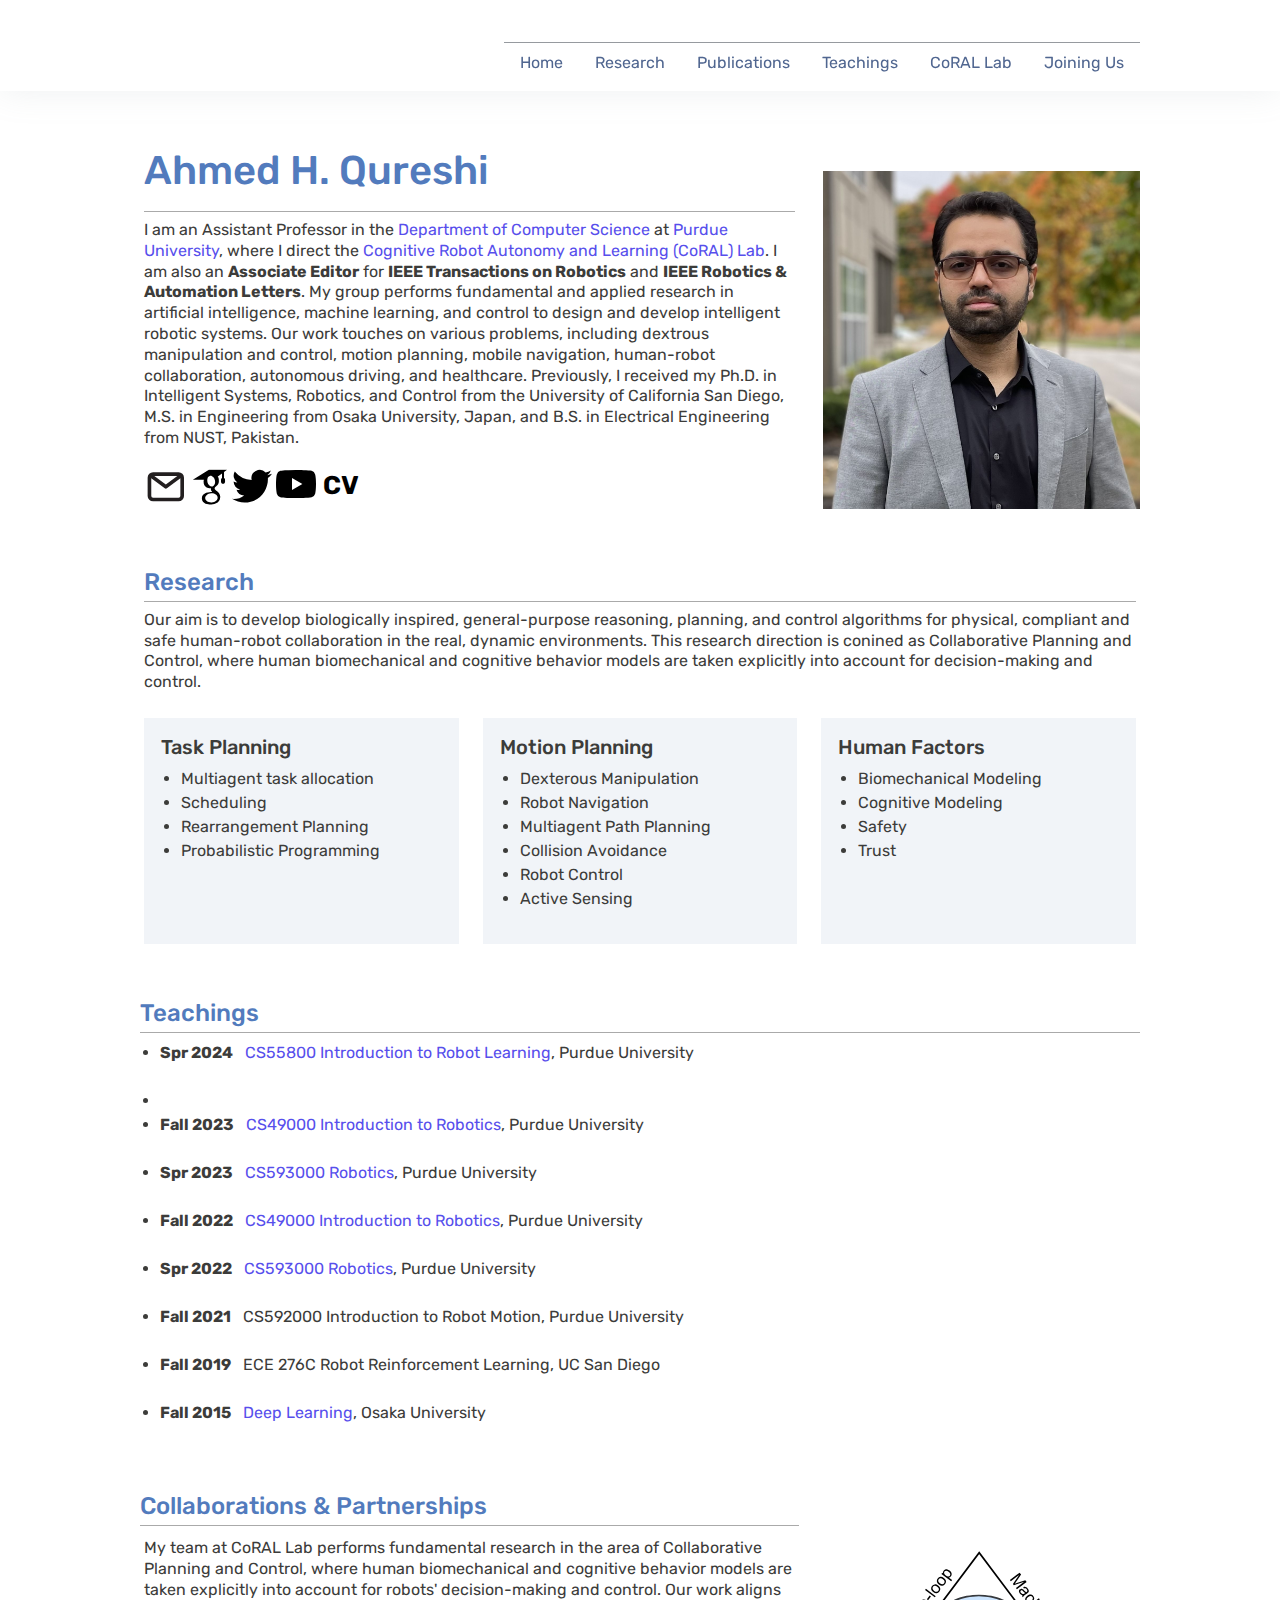
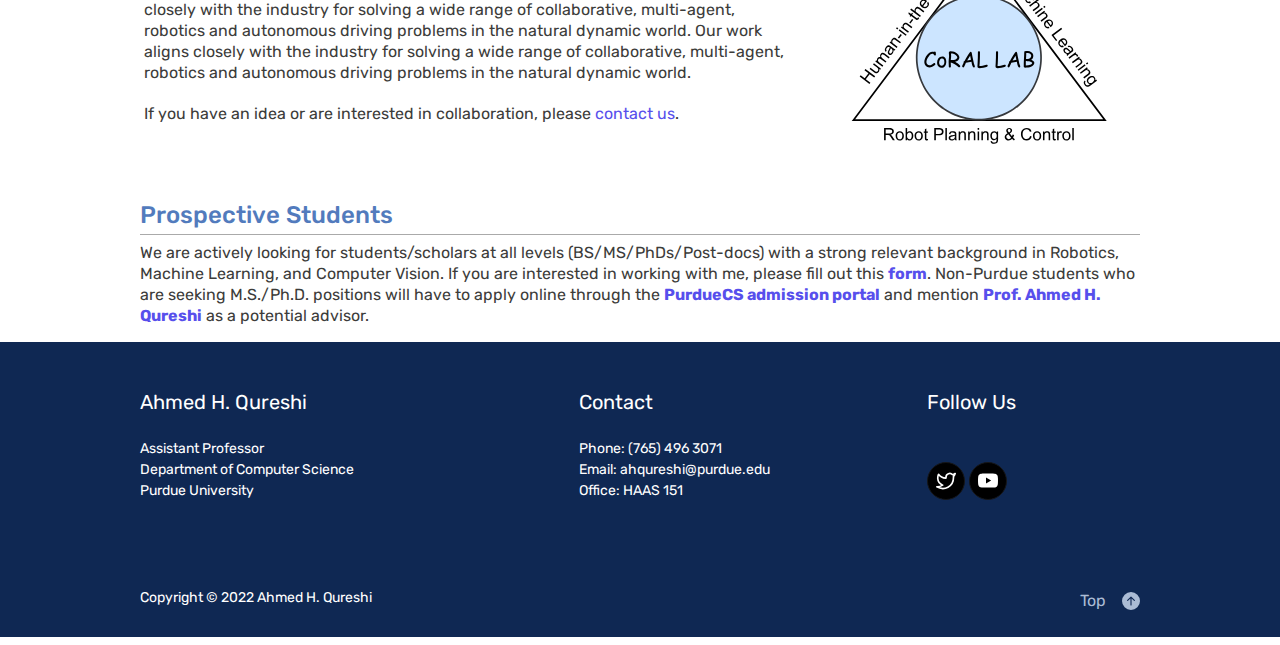
<file: index.html>
<!DOCTYPE html PUBLIC "-//W3C//DTD XHTML 1.1//EN"
  "http://www.w3.org/TR/xhtml11/DTD/xhtml11.dtd">
<html xmlns="http://www.w3.org/1999/xhtml" xml:lang="en">
<head>
<meta name="generator" content="jemdoc, see http://jemdoc.jaboc.net/" />
<meta http-equiv="Content-Type" content="text/html;charset=utf-8" />
<meta name="viewport" content="width=device-width, initial-scale=1" /> 
<link rel="stylesheet" href="jemdoc.css" type="text/css" />

<meta charset="utf-8">
<meta http-equiv="X-UA-Compatible" content="IE=edge">
<meta name="viewport" content="width=device-width, initial-scale=1, shrink-to-fit=no">
<link rel="stylesheet" href="https://fonts.googleapis.com/css2?family=Rubik:wght@300;400;500;700&amp;display=swap">
<link rel="stylesheet" href="./assets/css/theme.min.css">
<link rel="stylesheet" type="text/css" href="./assets/vendors/slick/slick.css">
<link rel="stylesheet" type="text/css" href="./assets/vendors/slick/slick-theme.css">
<link rel='stylesheet' href='./assets/css/jquery.mCustomScrollbar.min.css'>
<link rel="stylesheet" href="./assets/css/supporting.css">


<title>Ahmed H. Qureshi </title>
<!-- MathJax -->
<!--<script src='https://cdnjs.cloudflare.com/ajax/libs/mathjax/2.7.5/latest.js?config=TeX-MML-AM_CHTML' async>
</script>
<script type="text/x-mathjax-config">
MathJax.Hub.Config({
	  TeX: { equationNumbers: { autoNumber: "AMS" } }
});
</script>
<script type="text/javascript">
  $(document).on('ready', function() {

    $(".img-slider").slick({
      autoplay:true,
      autoplaySpeed:4000,
      pauseOnHover: true,
      pauseOnFocus: false,
      dots: false,
      infinite: true,
      centerMode: false,
      slidesToShow: 4,
      slidesToScroll: 4,
      responsive: [
  {
    breakpoint: 1180,
    settings: {
    slidesToShow: 2,
    slidesToScroll: 2
    }
  },
  {
    breakpoint: 767,
    settings: {
    slidesToShow: 1,
    slidesToScroll: 1
    }
  }
 ]
    });
  });
  
</script>  -->


<!-- End MathJax -->
</head>
<body>
    <!-- Navbar -->
    <nav class="py-4 navbar navbar-expand-lg bg-white shadow navbar-autohide">

      <div class="container">
        <!--<div class="top-nav">
            <p>Ahmed H. Qureshi</p>
        </div>-->
        <!-- brand / logo -->
        <!--<a class="navbar-brand" href="./">
          <img src="pu.png" alt="CORAL LAB LOGO">
        </a>-->
        <button class="navbar-toggler" type="button" data-bs-toggle="collapse" data-bs-target="#navbarMainContent" aria-controls="navbarMainContent" aria-expanded="false" aria-label="Toggle navigation">
          <span class="navbar-toggler-icon"></span>
        </button>
       
        <div class="collapse navbar-collapse" id="navbarMainContent">

          <ul class="navbar-nav ms-auto">

            <li class="nav-item">
              <a class="nav-link px-3" href="./">Home</a>
            </li>

            <li class="nav-item">
              <a class="nav-link px-3" href="#research">Research</a>
            </li>

            <li class="nav-item">
              <a class="nav-link px-3" href="https://scholar.google.com/citations?user=Lkrx2SkAAAAJ&hl=en">Publications</a>
            </li>



            <li class="nav-item">
              <a class="nav-link px-3" href="#teach">Teachings</a>
            </li>

            <li class="nav-item">
              <a class="nav-link px-3" href="https://corallab.net/">CoRAL Lab</a>
            </li>


            <li class="nav-item">
              <a class="nav-link px-3" href="#join">Joining Us</a>
            </li>

          </ul>

        </div>

      </div>

    </nav>
    <!-- /Navbar -->


<!--<table summary="Table for page layout." id="tlayout">
<tr valign="top">
<td id="layout-menu">
<div class="menu-item"><a href="index.html" class="current">Home</a></div>
<div class="menu-item"><a href="https://corallab.net/publications">Publications</a></div>
<div class="menu-item"><a href="#teach">Teachings</a></div>
<div class="menu-item"><a href="CV_Ahmed.pdf">CV</a></div>

<div class="menu-category">Links</div>
<div class="menu-item"><a href="https://corallab.net/">CoRAL Lab</a></div>
<div class="menu-item"><a href="https://scholar.google.com/citations?user=Lkrx2SkAAAAJ&hl=en">Google&nbsp;Scholar</a></div>
<div class="menu-item"><a href="#ju">Join&nbsp;Us</a></div>
</td>-->
<!--<td id="layout-content">
<div id="toptitle">
<h1>Ahmed H. Qureshi </h1>
</div>	
<table class="imgtable"><tr align="left">
<img src="ahmed.PNG"  width="445px" height="310px"/>&nbsp;</tr>
<tr align="left">
<p>Director, <a href="https://corallab.net/"><strong>Co</strong>gnitive <strong>R</strong>obot <strong>A</strong>utonomy & <strong>L</strong>earning (<strong>CoRAL</strong>) Lab </a><br />
Professor, <a href="https://www.cs.purdue.edu/">Dept. of Computer Science</a>, <a href="https://www.purdue.edu/">Purdue University</a><br />
Affiliate Professor, <a href="https://engineering.purdue.edu/ICC">Institute for Cognitive Computing</a><br />
Affiliate Professor, <a href="https://engineering.purdue.edu/ICON">Center for Innovation in Control, Optimization, & Networks</a><br />
Email: ahqureshi [AT] purdue [DOT] edu<br/>
Office: HAAS 152 <br/>
Office Tel: (765)-496-3071 <br/></p>
</tr></table>	-->

<!--<section class="vision-top pb-0">
  <div class="container">
    <h1 class="h2 pb-3"> Ahmed H. Qureshi</h1>

    <div class="row g-4">
            <div class="col-12 col-md-12 col-lg-4 text-center">
              <img class="img-fluid" src="ahmed.PNG">
          
      
            </div>

      <div class="col-12 col-md-12 col-lg-7">

        <div class="border-0 ipad-height">
          <div class="p-3 pb-0">
            <div class="mb-2">
              <p>Director, <a href="https://corallab.net/"><strong>Co</strong>gnitive <strong>R</strong>obot <strong>A</strong>utonomy & <strong>L</strong>earning (<strong>CoRAL</strong>) Lab </a><br />
                Professor, <a href="https://www.cs.purdue.edu/">Dept. of Computer Science</a>, <a href="https://www.purdue.edu/">Purdue University</a><br />
                Affiliate Professor, <a href="https://engineering.purdue.edu/ICC">Institute for Cognitive Computing</a><br />
                Affiliate Professor, <a href="https://engineering.purdue.edu/ICON">Center for Innovation in Control, Optimization, & Networks</a><br />
                Email: ahqureshi [AT] purdue [DOT] edu<br/>
                Office: HAAS 152 <br/>
                Office Tel: (765)-496-3071 <br/></p>
                </div>


          </div>
        </div>

      </div>


    </div>

  </div>
</section>-->



<section class="vision-top pb-0">
  <div class="container">

    <div class="row g-4">

      <!-- sidebar -->
      <div class="col-12 col-md-12 col-lg-8">

        <div class="border-0 ipad-height">
          <div class="p-1 pb-0">
            <h1 class="h1 pb-3">Ahmed H. Qureshi</h1>
            <div class="mb-2">
              
              <p>
                I am an Assistant Professor in the <a href="https://www.cs.purdue.edu/">Department of Computer Science</a> at <a href="https://www.purdue.edu/">Purdue University</a>, where I direct the <a href="https://corallab.net/">Cognitive Robot Autonomy and Learning (CoRAL) Lab</a>. I am also an <strong>Associate Editor</strong> for <strong>IEEE Transactions on Robotics</strong> and <strong>IEEE Robotics & Automation Letters</strong>. 

My group performs fundamental and applied research in artificial intelligence, machine learning, and control to design and develop intelligent robotic systems. Our work touches on various problems, including dextrous manipulation and control, motion planning, mobile navigation, human-robot collaboration, autonomous driving, and healthcare. 

Previously, I received my Ph.D. in Intelligent Systems, Robotics, and Control from the University of California San Diego, M.S. in Engineering from Osaka University, Japan, and B.S. in Electrical Engineering from NUST, Pakistan. 
              </p>
              <!---<p>
                Email: ahqureshi [AT] purdue [DOT] edu<br/>
                Office: HAAS 152 <br/>
                Office Tel: (765)-496-3071 <br/></p>-->
                <a href="mailto:ahqureshi@purdue.edu" title="email">
                  <svg xmlns="http://www.w3.org/2000/svg" viewBox="0 0 22 22" width="40"><defs><style>.cls-1{fill:#fff;opacity:0;}.cls-2{fill:#231f20;}</style></defs><title>email</title><g id="Layer_2" data-name="Layer 2"><g id="email"><g id="email-2" data-name="email"><rect class="cls-1" width="24" height="24"/><path class="cls-2" d="M19,4H5A3,3,0,0,0,2,7V17a3,3,0,0,0,3,3H19a3,3,0,0,0,3-3V7A3,3,0,0,0,19,4Zm-.67,2L12,10.75,5.67,6ZM19,18H5a1,1,0,0,1-1-1V7.25l7.4,5.55a1,1,0,0,0,.6.2,1,1,0,0,0,.6-.2L20,7.25V17A1,1,0,0,1,19,18Z"/></g></g></g></svg>              </a>

                  <a href="https://scholar.google.com/citations?user=Lkrx2SkAAAAJ&hl=en" title="google scholar">
                  <svg style="color: black" xmlns="http://www.w3.org/2000/svg" xmlns:xlink="http://www.w3.org/1999/xlink" width="40" zoomAndPan="magnify" viewBox="0 0 28 28" height="40" preserveAspectRatio="xMidYMid meet" version="1.0"><defs><clipPath id="id1"><path d="M 3.386719 3 L 27.339844 3 L 27.339844 28 L 3.386719 28 Z M 3.386719 3 " clip-rule="nonzero"/></clipPath></defs><g clip-path="url(#id1)"><path fill="rgb(0%, 0%, 0%)" d="M 14.660156 3.25 L 3.386719 10.308594 L 11.125 10.308594 C 11.097656 10.417969 11.050781 10.515625 11.027344 10.625 C 10.960938 10.964844 10.910156 11.34375 10.910156 11.734375 C 10.910156 16.773438 16.054688 16.207031 16.054688 16.207031 L 16.054688 17.492188 C 16.054688 18.011719 16.734375 17.832031 16.816406 18.890625 C 16.476562 18.890625 9.691406 18.695312 9.691406 23.277344 C 9.691406 27.882812 15.679688 27.65625 15.679688 27.65625 C 15.679688 27.65625 22.59375 27.964844 22.59375 22.273438 C 22.597656 18.871094 18.636719 17.765625 18.636719 16.398438 C 18.636719 15.015625 21.621094 14.609375 21.621094 11.375 C 21.621094 9.960938 21.523438 8.953125 20.890625 8.238281 C 20.84375 8.1875 20.808594 8.152344 20.761719 8.121094 C 20.75 8.109375 20.738281 8.101562 20.726562 8.09375 L 20.898438 8.09375 L 23.816406 5.902344 L 23.816406 8.898438 C 23.816406 8.953125 23.820312 9.007812 23.832031 9.0625 C 23.609375 9.1875 23.429688 9.363281 23.300781 9.585938 C 23.171875 9.808594 23.109375 10.050781 23.113281 10.308594 L 23.113281 11.722656 C 23.109375 11.910156 23.144531 12.09375 23.214844 12.269531 C 23.285156 12.445312 23.386719 12.597656 23.515625 12.734375 C 23.648438 12.867188 23.804688 12.972656 23.976562 13.042969 C 24.152344 13.117188 24.332031 13.152344 24.519531 13.152344 C 24.710938 13.152344 24.890625 13.117188 25.066406 13.042969 C 25.238281 12.972656 25.390625 12.867188 25.523438 12.734375 C 25.65625 12.597656 25.757812 12.445312 25.828125 12.269531 C 25.898438 12.09375 25.933594 11.910156 25.929688 11.722656 L 25.929688 10.308594 C 25.933594 10.050781 25.871094 9.808594 25.742188 9.585938 C 25.613281 9.363281 25.433594 9.1875 25.207031 9.0625 C 25.21875 9.007812 25.226562 8.953125 25.226562 8.898438 L 25.226562 4.839844 L 27.339844 3.25 Z M 15.632812 7.5625 C 16.039062 7.542969 16.445312 7.640625 16.835938 7.863281 C 17.125 8.007812 17.402344 8.21875 17.644531 8.480469 C 18.148438 8.984375 18.570312 9.714844 18.796875 10.578125 C 19.332031 12.625 18.636719 14.597656 17.191406 14.96875 C 15.765625 15.375 14.171875 14.039062 13.621094 12.007812 C 13.378906 11.015625 13.410156 10.054688 13.6875 9.292969 C 13.691406 9.28125 13.695312 9.273438 13.699219 9.265625 C 13.703125 9.261719 13.710938 9.257812 13.714844 9.253906 C 13.792969 8.953125 13.921875 8.679688 14.082031 8.457031 C 14.371094 8.035156 14.753906 7.746094 15.226562 7.617188 C 15.363281 7.585938 15.496094 7.566406 15.632812 7.5625 Z M 16.183594 19.75 C 18.566406 19.570312 20.597656 20.886719 20.746094 22.675781 C 20.84375 24.449219 19.007812 26.027344 16.605469 26.1875 C 14.222656 26.351562 12.160156 25.050781 12.046875 23.277344 C 11.933594 21.492188 13.78125 19.929688 16.183594 19.75 Z M 16.183594 19.75 " fill-opacity="1" fill-rule="nonzero"/></g></svg>
                  </a>
    

                <a href="https://twitter.com/ahquresh" title="twitter">
                  <svg style="color: black" xmlns="http://www.w3.org/2000/svg" width="40"  fill="currentColor" class="bi bi-twitter" viewBox="0 0 16 16"> <path d="M5.026 15c6.038 0 9.341-5.003 9.341-9.334 0-.14 0-.282-.006-.422A6.685 6.685 0 0 0 16 3.542a6.658 6.658 0 0 1-1.889.518 3.301 3.301 0 0 0 1.447-1.817 6.533 6.533 0 0 1-2.087.793A3.286 3.286 0 0 0 7.875 6.03a9.325 9.325 0 0 1-6.767-3.429 3.289 3.289 0 0 0 1.018 4.382A3.323 3.323 0 0 1 .64 6.575v.045a3.288 3.288 0 0 0 2.632 3.218 3.203 3.203 0 0 1-.865.115 3.23 3.23 0 0 1-.614-.057 3.283 3.283 0 0 0 3.067 2.277A6.588 6.588 0 0 1 .78 13.58a6.32 6.32 0 0 1-.78-.045A9.344 9.344 0 0 0 5.026 15z"/> </svg>
                </a>
  
                <a href="https://www.youtube.com/channel/UCY4HEoPBVB2qefx-9bmCQgA" title="youtube">
                  <svg style="color: black" xmlns="http://www.w3.org/2000/svg" width="40" zoomAndPan="magnify" fill="currentColor" class="bi bi-youtube" viewBox="0 0 16 16"> <path d="M8.051 1.999h.089c.822.003 4.987.033 6.11.335a2.01 2.01 0 0 1 1.415 1.42c.101.38.172.883.22 1.402l.01.104.022.26.008.104c.065.914.073 1.77.074 1.957v.075c-.001.194-.01 1.108-.082 2.06l-.008.105-.009.104c-.05.572-.124 1.14-.235 1.558a2.007 2.007 0 0 1-1.415 1.42c-1.16.312-5.569.334-6.18.335h-.142c-.309 0-1.587-.006-2.927-.052l-.17-.006-.087-.004-.171-.007-.171-.007c-1.11-.049-2.167-.128-2.654-.26a2.007 2.007 0 0 1-1.415-1.419c-.111-.417-.185-.986-.235-1.558L.09 9.82l-.008-.104A31.4 31.4 0 0 1 0 7.68v-.123c.002-.215.01-.958.064-1.778l.007-.103.003-.052.008-.104.022-.26.01-.104c.048-.519.119-1.023.22-1.402a2.007 2.007 0 0 1 1.415-1.42c.487-.13 1.544-.21 2.654-.26l.17-.007.172-.006.086-.003.171-.007A99.788 99.788 0 0 1 7.858 2h.193zM6.4 5.209v4.818l4.157-2.408L6.4 5.209z"/> </svg>
                </a>

                <a href="CV_Ahmed.pdf" title="cv">
                  <svg  height="22" width="50">
                    <text  font-weight="bold" font-size="1.6em" x="3" y="20" fill="black">CV</text>
                  </svg>              </a>
  

            </div>


          </div>
        </div>

      </div>

     <!-- content -->
     <div class="col-12 col-md-12 col-lg-4 text-center">
      <img class="img-fluid" src="5.jpg">
      

    </div>

    </div>

  </div>
</section>



<section id="research" class="research-areas pb-0">
  <div class="container mb-0">
  <div class="row g-4">
    
  
  <div class="col-12 col-md-12 col-lg-12">
    <div class="border-0 mb-0 card">
      <article class="p-md-1">
        <h2  class="h4 pb-1">Research</h2>
        <p>Our aim is to develop biologically inspired, general-purpose reasoning, planning, and control algorithms for physical, compliant and safe human-robot collaboration in the real, dynamic environments. This research direction is conined as Collaborative Planning and Control, where human biomechanical and cognitive behavior models are taken explicitly into account for decision-making and control.</p>
                <div class="row g-4">
                <div class="col-12 col-md-4 col-lg-4">
                <div class="card bg-light">
                <div class="card-body">
                <h5>Task Planning</h5>
                        <ul class="pb-3 list-style-disc">
                        <li>Multiagent task allocation</li>
                        <li>Scheduling</li>
                        <li>Rearrangement Planning</li>
                        <li>Probabilistic Programming</li>  
                        </ul>
                        <div class="clearfix"></div>
                </div>
                </div>
                </div>
                <div class="col-12 col-md-4 col-lg-4">
                <div class="card bg-light">
                <div class="card-body">
                <h5>Motion Planning</h5>
                        <ul class="pb-3 list-style-disc">
                        <li>Dexterous Manipulation</li>
                        <li>Robot Navigation</li>
                        <li>Multiagent Path Planning</li>
                        <li>Collision Avoidance</li>
                        <li>Robot Control</li>
                        <li>Active Sensing</li>
                        </ul>
                        <div class="clearfix"></div>
                </div>
                </div>
                </div>
                <div class="col-12 col-md-4 col-lg-4">
                <div class="card bg-light">
                <div class="card-body">
                <h5>Human Factors</h5>
                        <ul class="pb-3 list-style-disc">
                        <li>Biomechanical Modeling</li>
                        <li>Cognitive Modeling</li>
                        <li>Safety</li>
                        <li>Trust</li>  
                        </ul>
                        <div class="clearfix"></div>
                </div>
                </div>
                </div>
  </div>
  </article>




  </div>
  </div>


  </div>
  </div>
  </section>
  

    <!-- Vision Research -->
    <section id="teach" class="research-areas pb-0">
      <div  class="container mb-0">
    <!-- row start -->
            <div class="row g-4">
  
              
              <div class="col-12 col-md-12 col-lg-12">
                  <h2 class="h4 pb-1">Teachings</h2>
                  <ul class="pb-3 list-style-disc">

                  <li>
                  <strong>Spr 2024</strong>&nbsp&nbsp <a href="sp24.html">CS55800 Introduction to Robot Learning</a>, Purdue University
                  </li><br/> 
                  <li>			  
			  
                  <li>
                  <strong>Fall 2023</strong>&nbsp&nbsp <a href="fall23.html">CS49000 Introduction to Robotics</a>, Purdue University
                  </li><br/> 
                  <li>
                  <strong>Spr 2023</strong>&nbsp&nbsp <a href="sp23.html">CS593000 Robotics</a>, Purdue University
                  </li><br/>
                  <li>
                    <strong>Fall 2022</strong>&nbsp&nbsp <a href="fall22.html">CS49000 Introduction to Robotics</a>, Purdue University
                  </li><br/>
                  <li>
                    <strong>Spr 2022</strong>&nbsp&nbsp <a href="sp22.html">CS593000 Robotics</a>, Purdue University
                  </li><br/>
                  <li>
                    <strong>Fall 2021</strong>&nbsp&nbsp <a>CS592000 Introduction to Robot Motion</a>, Purdue University
                  </li><br/>
                  <li>
                    <strong>Fall 2019</strong>&nbsp&nbsp <a>ECE 276C Robot Reinforcement Learning</a>, UC San Diego
                  </li><br/>
                  <li>
                    <strong>Fall 2015</strong>&nbsp&nbsp <a href="https://drive.google.com/file/d/0B3pJ2Kkk9lUDV3I1Wjk1ekxyTTQ/view?resourcekey=0-bCfld5KAoR-i-0wltTk0ug">Deep Learning</a>, Osaka University
                  </li>
                </ul>
              </div>
</div>
</div>
</section> 


  <section class="vision-top pb-0">
    <div class="container">

      <div class="row g-4">

        <!-- sidebar -->
        <div class="col-12 col-md-12 col-lg-8">
          <h2 class="h4 pb-1">Collaborations & Partnerships</h2>
          <div class="border-0 ipad-height">
            <div class="p-1 pb-1">
              <div class="mb-2">
                
                <p>
                My team at CoRAL Lab performs fundamental research in the area of Collaborative Planning and Control, where human biomechanical and cognitive behavior models are taken explicitly into account for robots' decision-making and control. Our work aligns closely with the industry for solving a wide range of collaborative, multi-agent, robotics and autonomous driving problems in the natural dynamic world. Our work aligns closely with the industry for solving a wide range of collaborative, multi-agent, robotics and autonomous driving problems in the natural dynamic world.
                <br/> <br/ >If you have an idea or are interested in collaboration, please <a href="mailto:ahqureshi@purdue.edu" target=&ldquo;blank&rdquo;>contact us</a>.
                </p>
              </div>


            </div>
          </div>

        </div>
        <!-- content -->
        <div class="col-12 col-md-12 col-lg-4 text-center">
          <img class="img-fluid" src="research_vision.svg">
          

        </div>

      </div>

    </div>
  </section>

  <section id="join" class="research-areas pb-0">
    <div class="container mb-0">
    <div class="row g-4">
  
      <div class="col-12 col-md-12 col-lg-12">
        <h2 class="h4 pb-1">Prospective Students</h2>
        <p>We are actively looking for students/scholars at all levels (BS/MS/PhDs/Post-docs) with a strong relevant background in Robotics, Machine Learning, and Computer Vision. If you are interested in working with me, please fill out this <b><a href="https://docs.google.com/forms/d/e/1FAIpQLSeq_yN58oOFeWIsxrVfBVMDCkjhBoiHNFs0MeHBe_lW356-Hg/viewform">form</a></b>. Non-Purdue students who are seeking M.S./Ph.D. positions will have to apply online through the <b><a href="https://www.cs.purdue.edu/graduate/admission/steps.html">PurdueCS admission portal</a></b> and mention <b><a href="https://qureshiahmed.github.io/">Prof. Ahmed H. Qureshi</a></b> as a potential advisor.</p>
        </div>
  
    
    </div>
    </div>
    </section>
  
	
  <footer class="bg-secondary text-white">
      
      

    <div class="container">
      <div class="row">

        <div class="col-12 col-sm-6 col-lg-5 py-5 small">

          <h4 class="h5 mb-4 fw-normal">Ahmed H. Qureshi</h4>
          
          <div class="d-flex align-items-start my-3">
            <ul class="list-unstyled p-0 m-0 w-100">
              <li>Assistant Professor</li>
              <li>Department of Computer Science</li>
              <li>Purdue University</li>
            </ul>
          </div>
        </div>

        <div class="col-12 col-sm-6 col-lg-7 py-5 small">

          <div class="row">
            <div class="col-7 px-4 text-start">
              <h4 class="h5 mb-4 fw-normal">Contact</h4>
              <div class="d-flex align-items-start my-3">
                <ul class="list-unstyled p-0 m-0 w-100">
                  <li>Phone: <a href="tel:7654963071" class="text-white">(765) 496 3071</a></li>
                  <li>Email: <a href="mail:ahqureshi@purdue.edu" class="text-white">ahqureshi@purdue.edu</a></li>
                  <li>Office: <a class="text-white">HAAS 151</a></li>
                </ul>
              </div>

            </div>
            <div class="col-5 px-4">
              <h4 class="h5 mb-4 fw-normal">Follow Us</h4>
              <!-- social icons -->
          <div class="clearfix d-inline-grid gap-auto-1 mt-4">
            <!-- social : twitter -->
            <a href="https://twitter.com/ahquresh" rel="noopener" class="transition-top-hover lh-1 btn btn-secondary btn-sm rounded-circle p-2 text-white" title="twitter">
              <svg width="20px" height="20px" xmlns="http://www.w3.org/2000/svg" viewBox="0 0 24 24" fill="none" stroke="currentColor" stroke-width="2" stroke-linecap="round" stroke-linejoin="round">
                <path d="M23 3a10.9 10.9 0 0 1-3.14 1.53 4.48 4.48 0 0 0-7.86 3v1A10.66 10.66 0 0 1 3 4s-4 9 5 13a11.64 11.64 0 0 1-7 2c9 5 20 0 20-11.5a4.5 4.5 0 0 0-.08-.83A7.72 7.72 0 0 0 23 3z"></path>
              </svg>
            </a>
            <!-- social : youtube -->
            <a href="https://www.youtube.com/channel/UCY4HEoPBVB2qefx-9bmCQgA" rel="noopener" class="transition-top-hover lh-1 btn btn-secondary btn-sm rounded-circle p-2 text-white" title="youtube">
              <svg style="color: white" xmlns="http://www.w3.org/2000/svg" width="20" height="20" fill="currentColor" class="bi bi-youtube" viewBox="0 0 16 16"> <path d="M8.051 1.999h.089c.822.003 4.987.033 6.11.335a2.01 2.01 0 0 1 1.415 1.42c.101.38.172.883.22 1.402l.01.104.022.26.008.104c.065.914.073 1.77.074 1.957v.075c-.001.194-.01 1.108-.082 2.06l-.008.105-.009.104c-.05.572-.124 1.14-.235 1.558a2.007 2.007 0 0 1-1.415 1.42c-1.16.312-5.569.334-6.18.335h-.142c-.309 0-1.587-.006-2.927-.052l-.17-.006-.087-.004-.171-.007-.171-.007c-1.11-.049-2.167-.128-2.654-.26a2.007 2.007 0 0 1-1.415-1.419c-.111-.417-.185-.986-.235-1.558L.09 9.82l-.008-.104A31.4 31.4 0 0 1 0 7.68v-.123c.002-.215.01-.958.064-1.778l.007-.103.003-.052.008-.104.022-.26.01-.104c.048-.519.119-1.023.22-1.402a2.007 2.007 0 0 1 1.415-1.42c.487-.13 1.544-.21 2.654-.26l.17-.007.172-.006.086-.003.171-.007A99.788 99.788 0 0 1 7.858 2h.193zM6.4 5.209v4.818l4.157-2.408L6.4 5.209z" fill="white"></path> </svg>
            </a>

          </div>
            </div>
          </div>

        </div>

      </div>
    </div>
    <div class="py-4">
      <div class="container">
        <div class="row">
          <div class="col order-2 order-lg-1">
            <p class="small m-0 d-none d-md-block">Copyright &copy; 2022 Ahmed H. Qureshi</p>
          </div>
          <div class="col-12 col-md-3 order-1 order-lg-2 text-end">
            <a href="#" class="text-gray-500 d-inline-grid gap-auto-3 text-white text-decoration-none" data-scrollto='{"offsetTop":0}'>
              <span class="w-100">Top</span><!-- Go to top -->
              <svg class="transform-flip-x-rtl" height="18px" viewBox="0 0 16 16" xmlns="http://www.w3.org/2000/svg" fill="currentColor">
                <path fill-rule="evenodd" d="M16 8A8 8 0 1 1 0 8a8 8 0 0 1 16 0zm-7.5 3.5a.5.5 0 0 1-1 0V5.707L5.354 7.854a.5.5 0 1 1-.708-.708l3-3a.5.5 0 0 1 .708 0l3 3a.5.5 0 0 1-.708.708L8.5 5.707V11.5z"></path>
              </svg>
            </a>
          </div>
        </div>
      </div>
    </div>
  </footer>

	
<!--<div id="footer">
<div id="footer-text">
Page generated 2021-09-19 16:21:00 EDT, by <a href="https://github.com/wsshin/jemdoc_mathjax" target="blank">jemdoc+MathJax</a>. <br /> 
<a href="https://clustrmaps.com/site/1bk3f"  title="Visit tracker"><img src="//www.clustrmaps.com/map_v2.png?cl=ffffff&w=a&t=tt&d=dDW5wT1HY9tVoQNiPkiljyHbL1o53peL_r_1MDFAORs" /></a>	
	
</div>
</div>
</td>
</tr>
</table>-->
</body>
</html>
</file>
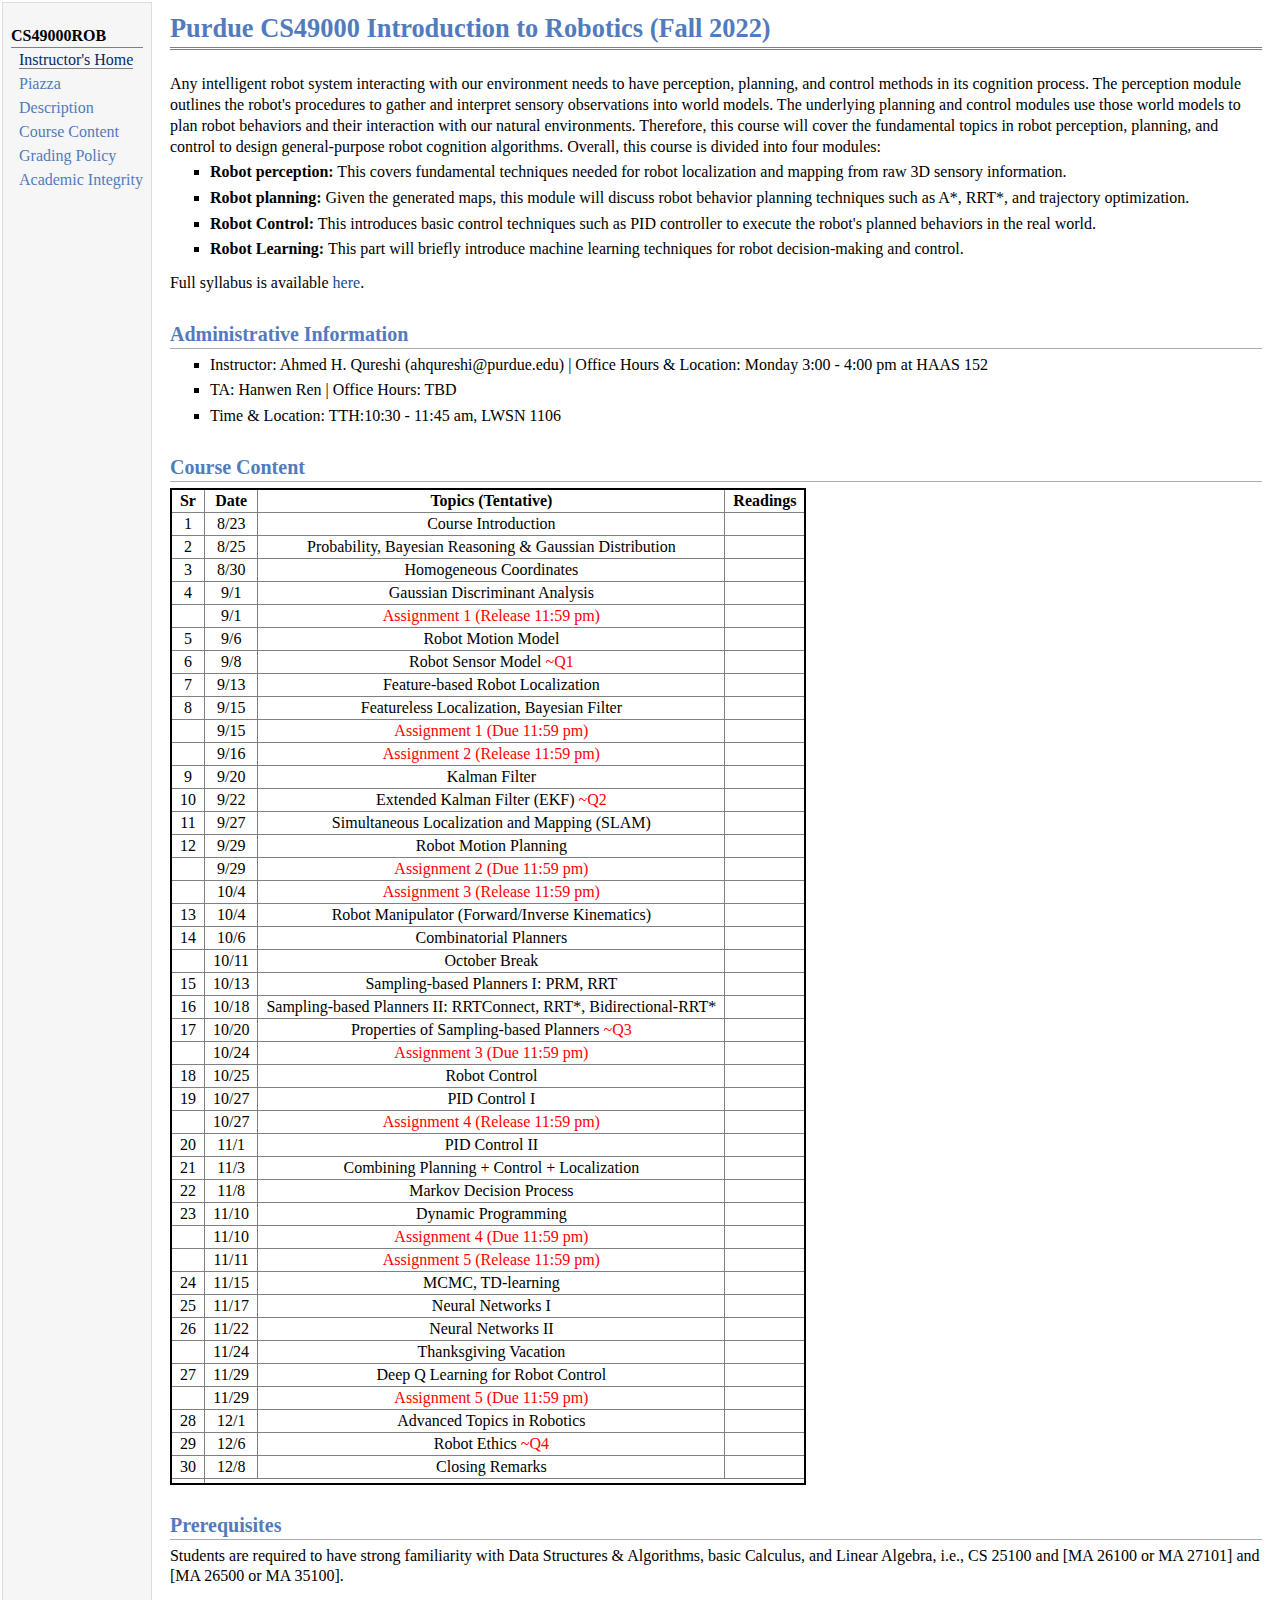
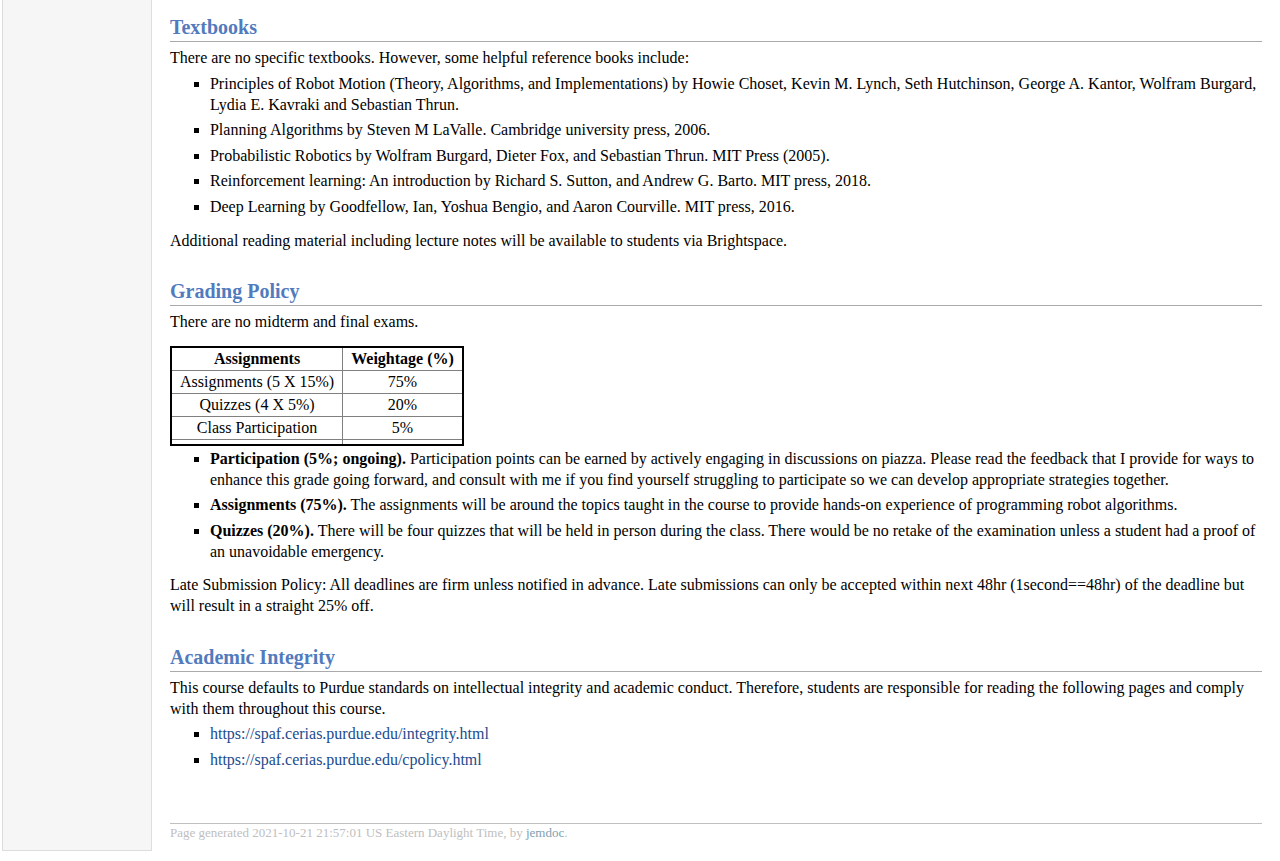
<file: fall22.html>
<!DOCTYPE html PUBLIC "-//W3C//DTD XHTML 1.1//EN"
  "http://www.w3.org/TR/xhtml11/DTD/xhtml11.dtd">
<html xmlns="http://www.w3.org/1999/xhtml" xml:lang="en">
<head>
<meta name="generator" content="jemdoc, see http://jemdoc.jaboc.net/" />
<meta http-equiv="Content-Type" content="text/html;charset=utf-8" />
<link rel="stylesheet" href="jemdoc.css" type="text/css" />
<title>Purdue CS 49000 Introduction to Robotics (Fall 2022)</title>
</head>
<body>
<table summary="Table for page layout." id="tlayout">
<tr valign="top">
<td id="layout-menu">
<div class="menu-category">CS49000ROB</div>
<div class="menu-item"><a href="index.html" class="current">Instructor's Home</a></div>
<div class="menu-item"><a href="#">Piazza</a></div>
<div class="menu-item"><a href="fall22.html#des">Description</a></div>
<div class="menu-item"><a href="fall22.html#course">Course Content</a></div>
<div class="menu-item"><a href="fall22.html#gp">Grading Policy</a></div>
<div class="menu-item"><a href="fall.html#ai">Academic Integrity</a></div>
</td>
<td id="layout-content">
<div id="toptitle">
<h1 id="des">Purdue CS49000 Introduction to Robotics (Fall 2022)</h1>
</div>
<p>Any intelligent robot system interacting with our environment needs to have perception, planning, and control methods in its cognition process. The perception module outlines the robot's procedures to gather and interpret sensory observations into world models. The underlying planning and control modules use those world models to plan robot behaviors and their interaction with our natural environments. Therefore, this course will cover the fundamental topics in robot perception, planning, and control to design general-purpose robot cognition algorithms. Overall, this course is divided into four modules:
  </p>
  <ul>
    <li><p><b>Robot perception:</b> This covers fundamental techniques needed for robot localization and mapping from raw 3D sensory information.</p>
    </li>
    <li><p><b>Robot planning:</b> Given the generated maps, this module will discuss robot behavior planning techniques such as A*, RRT*, and trajectory optimization.</p>
    </li>
    <li><p><b>Robot Control:</b> This introduces basic control techniques such as PID controller to execute the robot's planned behaviors in the real world.</p>
    </li>
    <li><p><b>Robot Learning:</b>  This part will briefly introduce machine learning techniques for robot decision-making and control.</p>
    </li>
  </ul>
<p>Full syllabus is available <a href="https://drive.google.com/file/d/1F1QdJ60PnecdTkKR1gE0pyezlgK9znkg/view">here</a>.</p>    
<h2>Administrative Information</h2>
<ul>
<li><p>Instructor: Ahmed H. Qureshi (ahqureshi@purdue.edu) | Office Hours & Location: Monday 3:00 - 4:00 pm at HAAS 152</p>
</li>
<li><p>TA: Hanwen Ren | Office Hours: TBD</p>
</li>
<li><p>Time &amp; Location: TTH:10:30 - 11:45 am, LWSN 1106</p>
</li>
</ul>
<h2>Course Content </h2>
<table id="course">
<tr class="r1"><td class="c1"><b>Sr</b> </td><td class="c2"> <b>Date</b> </td><td class="c3"> <b>Topics (Tentative)</b> </td><td class="c4"> <b>Readings</b> </td></tr>
<tr class="r2"><td class="c1">1 </td><td class="c2"> 8/23 </td><td class="c3"> Course Introduction</td><td class="c4"> </td></tr>
<tr class="r3"><td class="c1">2 </td><td class="c2">8/25 </td><td class="c3"> Probability, Bayesian Reasoning & Gaussian Distribution</td><td class="c4"> </td></tr>
<tr class="r4"><td class="c1">3 </td><td class="c2">8/30 </td><td class="c3">  Homogeneous Coordinates</td><td class="c4"> </td></tr>
<tr class="r5"><td class="c1">4 </td><td class="c2">9/1 </td><td class="c3"> Gaussian Discriminant Analysis</td><td class="c4"> </td></tr>
<tr class="r5"><td class="c1"> </td><td class="c2">9/1 </td><td class="c3" style="color:red;"> Assignment 1 (Release 11:59 pm)</td><td class="c4"> </td></tr>
<tr class="r6"><td class="c1">5</td><td class="c2">9/6 </td><td class="c3"> Robot Motion Model</td><td class="c4"> </td></tr>
<tr class="r7"><td class="c1">6 </td><td class="c2">9/8 </td><td class="c3"> Robot Sensor Model <font style="color:red;"> ~Q1 </font></td><td class="c4"> </td></tr>
<tr class="r8"><td class="c1">7 </td><td class="c2">9/13 </td><td class="c3"> Feature-based Robot Localization</td><td class="c4"> </td></tr>
<tr class="r9"><td class="c1">8 </td><td class="c2">9/15 </td><td class="c3"> Featureless Localization, Bayesian Filter  </td><td class="c4"></td></tr>
<tr class="r5"><td class="c1"> </td><td class="c2">9/15 </td><td class="c3" style="color:red;"> Assignment 1 (Due 11:59 pm)</td><td class="c4"> </td></tr>
<tr class="r5"><td class="c1"> </td><td class="c2">9/16 </td><td class="c3" style="color:red;"> Assignment 2 (Release 11:59 pm)</td><td class="c4"> </td></tr>
<tr class="r10"><td class="c1">9 </td><td class="c2">9/20  </td><td class="c3">Kalman Filter</td><td class="c4"> </td></tr>
<tr class="r11"><td class="c1">10</td><td class="c2">9/22 </td><td class="c3">Extended Kalman Filter (EKF) <font style="color:red;"> ~Q2 </font></td><td class="c4"> </td></tr>
<tr class="r12"><td class="c1">11</td><td class="c2">9/27 </td><td class="c3">Simultaneous Localization and Mapping (SLAM)</td><td class="c4"> </td></tr>
<tr class="r13"><td class="c1">12 </td><td class="c2">9/29  </td><td class="c3">Robot Motion Planning</td><td class="c4"> </td></tr>
<tr class="r5"><td class="c1"> </td><td class="c2">9/29 </td><td class="c3" style="color:red;"> Assignment 2 (Due 11:59 pm)</td><td class="c4"> </td></tr>
<tr class="r5"><td class="c1"> </td><td class="c2">10/4 </td><td class="c3" style="color:red;"> Assignment 3 (Release 11:59 pm)</td><td class="c4"> </td></tr>
<tr class="r14"><td class="c1">13 </td><td class="c2">10/4 </td><td class="c3">Robot Manipulator (Forward/Inverse Kinematics)</td><td class="c4">  </td></tr>
<tr class="r15"><td class="c1">14 </td><td class="c2">10/6 </td><td class="c3">Combinatorial Planners</td><td class="c4"> </td></tr>
<tr class="r16"><td class="c1"></td><td class="c2">10/11 </td><td class="c3"> October Break</td><td class="c4"> </td></tr>
<tr class="r17"><td class="c1">15</td><td class="c2">10/13 </td><td class="c3"> Sampling-based Planners I: PRM, RRT</td><td class="c4"> </td></tr>
<tr class="r18"><td class="c1">16 </td><td class="c2">10/18 </td><td class="c3">Sampling-based Planners II: RRTConnect, RRT*, Bidirectional-RRT*</td><td class="c4">  </td></tr>
<tr class="r19"><td class="c1">17</td><td class="c2">10/20 </td><td class="c3"> Properties of Sampling-based Planners <font style="color:red;"> ~Q3 </font></td><td class="c4"> </td></tr>
<tr class="r5"><td class="c1"> </td><td class="c2">10/24 </td><td class="c3" style="color:red;"> Assignment 3 (Due 11:59 pm)</td><td class="c4"> </td></tr>
<tr class="r20"><td class="c1">18 </td><td class="c2">10/25 </td><td class="c3">Robot Control</td><td class="c4"> </td></tr>
<tr class="r21"><td class="c1">19</td><td class="c2">10/27 </td><td class="c3">PID Control I</td><td class="c4"> </td></tr>
<tr class="r5"><td class="c1"> </td><td class="c2">10/27 </td><td class="c3" style="color:red;"> Assignment 4 (Release 11:59 pm)</td><td class="c4"> </td></tr>
<tr class="r22"><td class="c1">20</td><td class="c2">11/1 </td><td class="c3">PID Control II</td><td class="c4"> </td></tr>
<tr class="r23"><td class="c1">21 </td><td class="c2">11/3  </td><td class="c3">Combining Planning + Control + Localization</td><td class="c4"></td></tr>
<tr class="r24"><td class="c1">22 </td><td class="c2">11/8 </td><td class="c3">Markov Decision Process</td><td class="c4"> </td></tr>
<tr class="r25"><td class="c1">23 </td><td class="c2">11/10  </td><td class="c3"> Dynamic Programming</td><td class="c4"> </td></tr>
<tr class="r5"><td class="c1"> </td><td class="c2">11/10 </td><td class="c3" style="color:red;"> Assignment 4 (Due 11:59 pm)</td><td class="c4"> </td></tr>
<tr class="r5"><td class="c1"> </td><td class="c2">11/11 </td><td class="c3" style="color:red;"> Assignment 5 (Release 11:59 pm)</td><td class="c4"> </td></tr>
<tr class="r26"><td class="c1">24 </td><td class="c2">11/15 </td><td class="c3">MCMC, TD-learning</td><td class="c4"> </td></tr>
<tr class="r27"><td class="c1">25</td><td class="c2">11/17 </td><td class="c3">Neural Networks I</td><td class="c4"> </td></tr>
<tr class="r28"><td class="c1">26 </td><td class="c2">11/22 </td><td class="c3">Neural Networks II</td><td class="c4"> </td></tr>
<tr class="r29"><td class="c1"> </td><td class="c2">11/24 </td><td class="c3"> Thanksgiving Vacation</td><td class="c4"> </td></tr>
<tr class="r30"><td class="c1">27</td><td class="c2">11/29 </td><td class="c3"> Deep Q Learning for Robot Control</td><td class="c4"> </td></tr>
<tr class="r5"><td class="c1"> </td><td class="c2">11/29 </td><td class="c3" style="color:red;"> Assignment 5 (Due 11:59 pm)</td><td class="c4"> </td></tr>
<tr class="r31"><td class="c1">28</td><td class="c2">12/1 </td><td class="c3"> Advanced Topics in Robotics</td><td class="c4"> </td></tr>
<tr class="r32"><td class="c1">29 </td><td class="c2">12/6 </td><td class="c3"> Robot Ethics <font style="color:red;"> ~Q4 </font></td><td class="c4"> </td></tr>
<tr class="r33"><td class="c1">30 </td><td class="c2">12/8 </td><td class="c3"> Closing Remarks</td><td class="c4"> </td></tr>
<tr class="r47"><td class="c1">
</td></tr></table>
<h2 id="prereq">Prerequisites</h2>
<p>Students are required to have strong familiarity with Data Structures & Algorithms, basic Calculus, and Linear Algebra, i.e., CS 25100 and [MA 26100 or MA 27101] and [MA 26500 or MA 35100].</p>
<h2 id="tbook">Textbooks</h2>
<p>There are no specific textbooks. However, some helpful reference books include: </p>
<ul>
<li><p>Principles of Robot Motion (Theory, Algorithms, and Implementations) by Howie Choset, Kevin M. Lynch, Seth Hutchinson, George A. Kantor, Wolfram Burgard, Lydia E. Kavraki and Sebastian Thrun. </p>
</li>
<li><p>Planning Algorithms by Steven M LaValle. Cambridge university press, 2006. </p>
</li>
<li><p>Probabilistic Robotics by Wolfram Burgard, Dieter Fox, and Sebastian Thrun. MIT Press (2005).</p>
</li>
<li><p>Reinforcement learning: An introduction by Richard S. Sutton, and Andrew G. Barto. MIT press, 2018.</p>
</li>
<li><p>Deep Learning by Goodfellow, Ian, Yoshua Bengio, and Aaron Courville. MIT press, 2016.</p>
</li>
</ul>
<p>Additional reading material including lecture notes will be available to students via Brightspace.</p>
<h2 id="gp">Grading Policy</h2>
<p>There are no midterm and final exams. </p>
<table id="Grading">
<tr class="r1"><td class="c1"><b>Assignments</b></td><td class="c2"><b> Weightage (%) </b></td></tr>
<tr class="r1"><td class="c1">Assignments (5 X 15%) </td><td class="c2"> 75% </td></tr>
<tr class="r2"><td class="c1">Quizzes (4 X 5%) </td><td class="c2"> 20% </td></tr>
<tr class="r5"><td class="c1">Class Participation </td><td class="c2"> 5% </td></tr>
<tr class="r6"><td class="c1">
</td></tr></table>
<ul>
  <li><p><b>Participation (5%; ongoing).</b> Participation points can be earned by actively engaging in discussions on piazza. Please read the feedback that I provide for ways to enhance this grade going forward, and consult with me if you find yourself struggling to participate so we can develop appropriate strategies together.</p></li>
  <li><p><b>Assignments (75%).</b> The assignments will be around the topics taught in the course to provide hands-on experience of programming robot algorithms.</p></li>
  <li><p><b>Quizzes (20%).</b> There will be four quizzes that will be held in person during the class. There would be no retake of the examination unless a student had a proof of an unavoidable emergency.</p></li>
  
</ul>
 <p>Late Submission Policy: All deadlines are firm unless notified in advance. Late submissions can only be accepted within next 48hr (1second==48hr) of the deadline but will result in a straight 25% off.</p>
<h2 id="ai">Academic Integrity</h2>
<p>This course defaults to Purdue standards on intellectual integrity and academic conduct. Therefore, students are responsible for reading the following pages and comply with them throughout this course.</p>
<ul>
<li><p><a href="https://spaf.cerias.purdue.edu/integrity.html">https://spaf.cerias.purdue.edu/integrity.html</a></p>
</li>
<li><p><a href="https://spaf.cerias.purdue.edu/cpolicy.html">https://spaf.cerias.purdue.edu/cpolicy.html</a></p>
</li>
</ul>
<div id="footer">
<div id="footer-text">
Page generated 2021-10-21 21:57:01 US Eastern Daylight Time, by <a href="http://jemdoc.jaboc.net/">jemdoc</a>.
</div>
</div>
</td>
</tr>
</table>
</body>
</html>
</file>
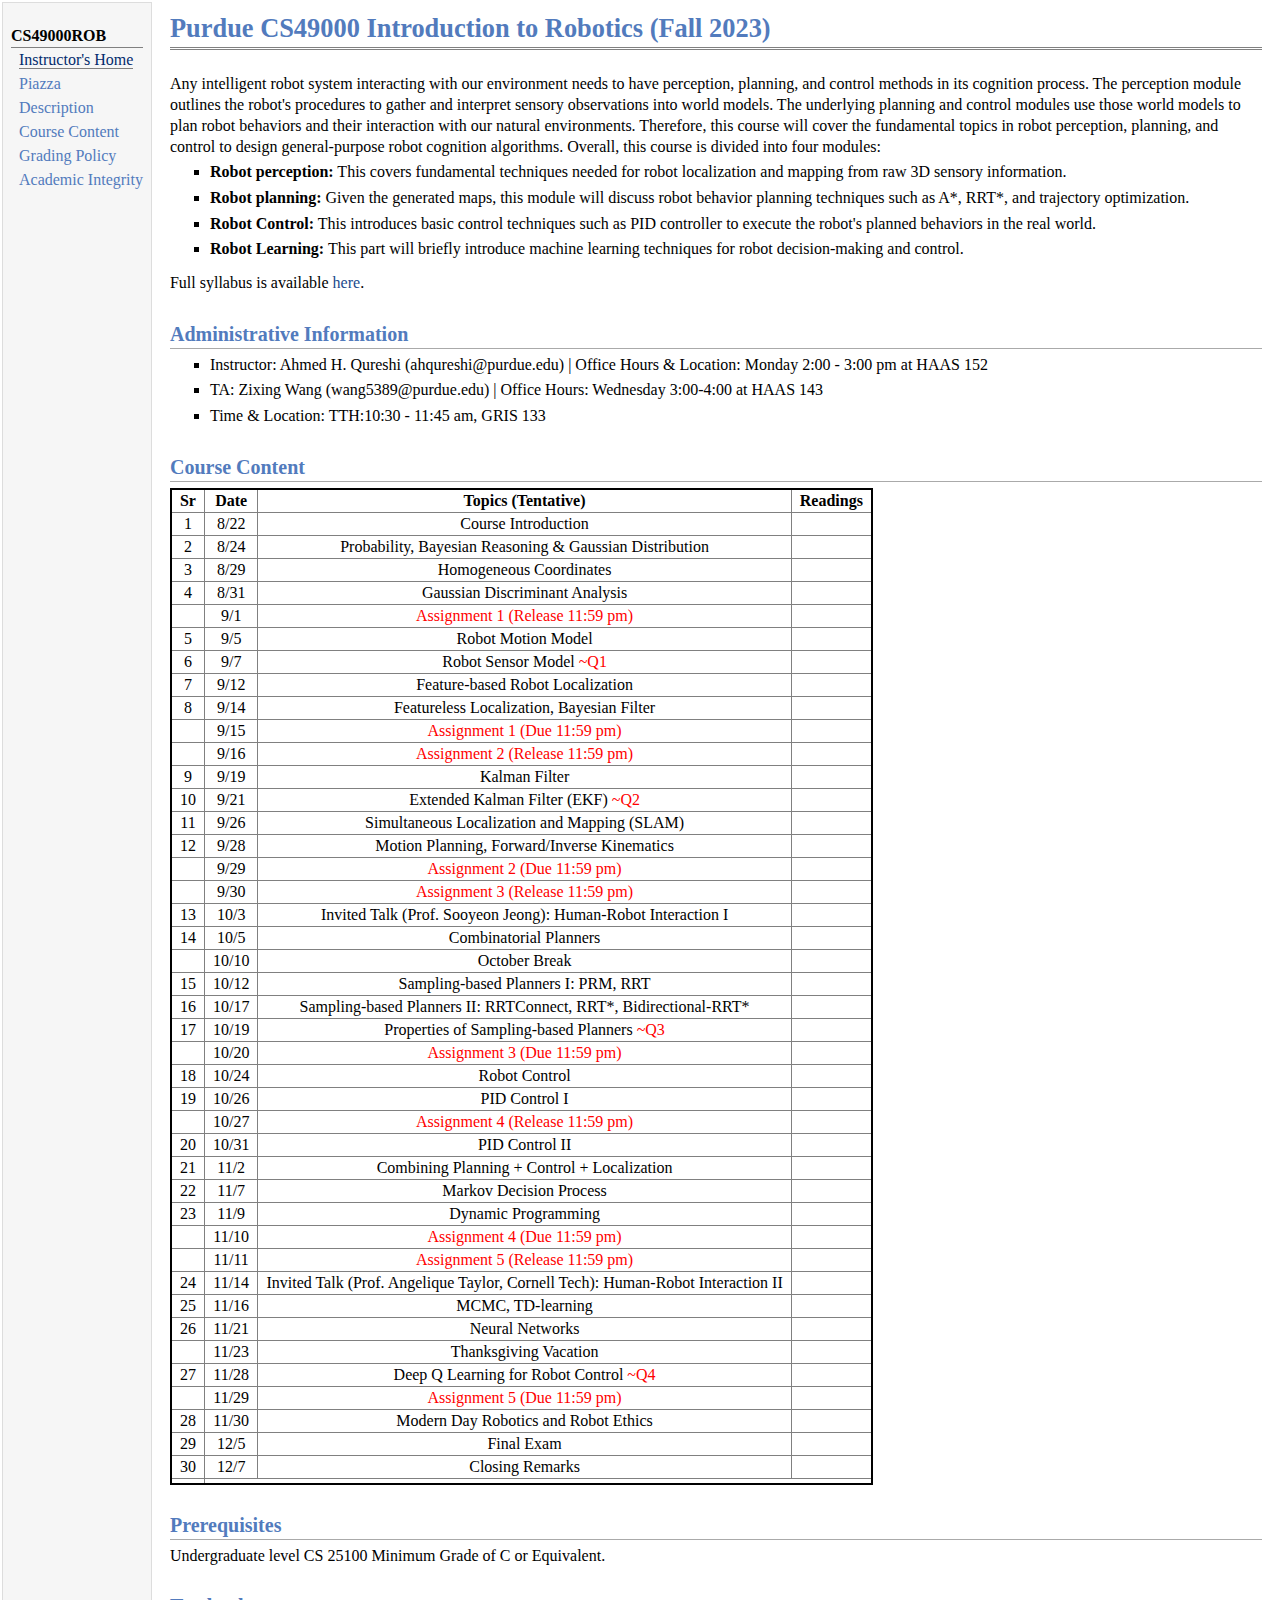
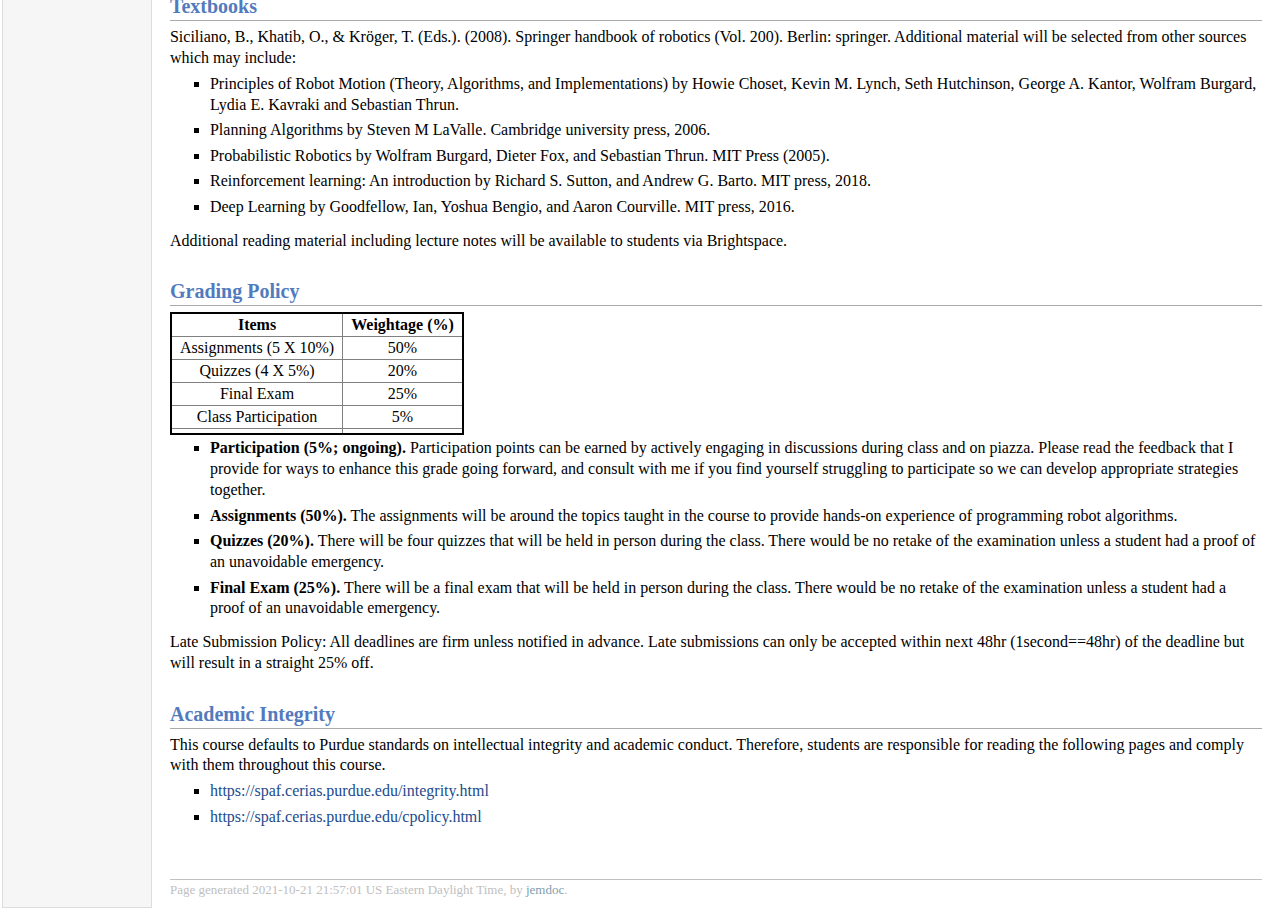
<file: fall23.html>
<!DOCTYPE html PUBLIC "-//W3C//DTD XHTML 1.1//EN"
  "http://www.w3.org/TR/xhtml11/DTD/xhtml11.dtd">
<html xmlns="http://www.w3.org/1999/xhtml" xml:lang="en">
<head>
<meta name="generator" content="jemdoc, see http://jemdoc.jaboc.net/" />
<meta http-equiv="Content-Type" content="text/html;charset=utf-8" />
<link rel="stylesheet" href="jemdoc.css" type="text/css" />
<title>Purdue CS 49000 Introduction to Robotics (Fall 2023)</title>
</head>
<body>
<table summary="Table for page layout." id="tlayout">
<tr valign="top">
<td id="layout-menu">
<div class="menu-category">CS49000ROB</div>
<div class="menu-item"><a href="index.html" class="current">Instructor's Home</a></div>
<div class="menu-item"><a href="https://piazza.com/demo_login?nid=lldsopcnoh842s&auth=Aa6a4a0">Piazza</a></div>
<div class="menu-item"><a href="fall23.html#des">Description</a></div>
<div class="menu-item"><a href="fall23.html#course">Course Content</a></div>
<div class="menu-item"><a href="fall23.html#gp">Grading Policy</a></div>
<div class="menu-item"><a href="fall23.html#ai">Academic Integrity</a></div>
</td>
<td id="layout-content">
<div id="toptitle">
<h1 id="des">Purdue CS49000 Introduction to Robotics (Fall 2023)</h1>
</div>
<p>Any intelligent robot system interacting with our environment needs to have perception, planning, and control methods in its cognition process. The perception module outlines the robot's procedures to gather and interpret sensory observations into world models. The underlying planning and control modules use those world models to plan robot behaviors and their interaction with our natural environments. Therefore, this course will cover the fundamental topics in robot perception, planning, and control to design general-purpose robot cognition algorithms. Overall, this course is divided into four modules:
  </p>
  <ul>
    <li><p><b>Robot perception:</b> This covers fundamental techniques needed for robot localization and mapping from raw 3D sensory information.</p>
    </li>
    <li><p><b>Robot planning:</b> Given the generated maps, this module will discuss robot behavior planning techniques such as A*, RRT*, and trajectory optimization.</p>
    </li>
    <li><p><b>Robot Control:</b> This introduces basic control techniques such as PID controller to execute the robot's planned behaviors in the real world.</p>
    </li>
    <li><p><b>Robot Learning:</b>  This part will briefly introduce machine learning techniques for robot decision-making and control.</p>
    </li>
  </ul>
<p>Full syllabus is available <a href="https://drive.google.com/file/d/1IvTGF4o37fy1sUJO3OihQ4oEkqQHG1fT/view?usp=sharing">here</a>.</p>    
<h2>Administrative Information</h2>
<ul>
<li><p>Instructor: Ahmed H. Qureshi (ahqureshi@purdue.edu) | Office Hours & Location: Monday 2:00 - 3:00 pm at HAAS 152</p>
</li>
<li><p>TA: Zixing Wang (wang5389@purdue.edu) | Office Hours: Wednesday 3:00-4:00 at HAAS 143</p>
</li>
<li><p>Time &amp; Location: TTH:10:30 - 11:45 am, GRIS 133</p>
</li>
</ul>
<h2>Course Content </h2>
<table id="course">
<tr class="r1"><td class="c1"><b>Sr</b> </td><td class="c2"> <b>Date</b> </td><td class="c3"> <b>Topics (Tentative)</b> </td><td class="c4"> <b>Readings</b> </td></tr>
<tr class="r2"><td class="c1">1 </td><td class="c2"> 8/22 </td><td class="c3"> Course Introduction</td><td class="c4"> </td></tr>
<tr class="r3"><td class="c1">2 </td><td class="c2">8/24 </td><td class="c3"> Probability, Bayesian Reasoning & Gaussian Distribution</td><td class="c4"> </td></tr>
<tr class="r4"><td class="c1">3 </td><td class="c2">8/29 </td><td class="c3">  Homogeneous Coordinates</td><td class="c4"> </td></tr>
<tr class="r5"><td class="c1">4 </td><td class="c2">8/31 </td><td class="c3"> Gaussian Discriminant Analysis</td><td class="c4"> </td></tr>
<tr class="r5"><td class="c1"> </td><td class="c2">9/1 </td><td class="c3" style="color:red;"> Assignment 1 (Release 11:59 pm)</td><td class="c4"> </td></tr>
<tr class="r6"><td class="c1">5</td><td class="c2">9/5 </td><td class="c3"> Robot Motion Model</td><td class="c4"> </td></tr>
<tr class="r7"><td class="c1">6 </td><td class="c2">9/7 </td><td class="c3"> Robot Sensor Model <font style="color:red;"> ~Q1 </font></td><td class="c4"> </td></tr>
<tr class="r8"><td class="c1">7 </td><td class="c2">9/12 </td><td class="c3"> Feature-based Robot Localization</td><td class="c4"> </td></tr>
<tr class="r9"><td class="c1">8 </td><td class="c2">9/14 </td><td class="c3"> Featureless Localization, Bayesian Filter  </td><td class="c4"></td></tr>
<tr class="r5"><td class="c1"> </td><td class="c2">9/15 </td><td class="c3" style="color:red;"> Assignment 1 (Due 11:59 pm)</td><td class="c4"> </td></tr>
<tr class="r5"><td class="c1"> </td><td class="c2">9/16 </td><td class="c3" style="color:red;"> Assignment 2 (Release 11:59 pm)</td><td class="c4"> </td></tr>
<tr class="r10"><td class="c1">9 </td><td class="c2">9/19  </td><td class="c3">Kalman Filter</td><td class="c4"> </td></tr>
<tr class="r11"><td class="c1">10</td><td class="c2">9/21 </td><td class="c3">Extended Kalman Filter (EKF) <font style="color:red;"> ~Q2 </font></td><td class="c4"> </td></tr>
<tr class="r12"><td class="c1">11</td><td class="c2">9/26 </td><td class="c3">Simultaneous Localization and Mapping (SLAM)</td><td class="c4"> </td></tr>
<tr class="r13"><td class="c1">12 </td><td class="c2">9/28  </td><td class="c3">Motion Planning, Forward/Inverse Kinematics</td><td class="c4"> </td></tr>
<tr class="r5"><td class="c1"> </td><td class="c2">9/29 </td><td class="c3" style="color:red;"> Assignment 2 (Due 11:59 pm)</td><td class="c4"> </td></tr>
<tr class="r5"><td class="c1"> </td><td class="c2">9/30 </td><td class="c3" style="color:red;"> Assignment 3 (Release 11:59 pm)</td><td class="c4"> </td></tr>
<tr class="r14"><td class="c1">13 </td><td class="c2">10/3 </td><td class="c3">Invited Talk (Prof. Sooyeon Jeong): Human-Robot Interaction I</td><td class="c4">  </td></tr>
<tr class="r15"><td class="c1">14 </td><td class="c2">10/5 </td><td class="c3">Combinatorial Planners</td><td class="c4"> </td></tr>
<tr class="r16"><td class="c1"></td><td class="c2">10/10 </td><td class="c3"> October Break</td><td class="c4"> </td></tr>
<tr class="r17"><td class="c1">15</td><td class="c2">10/12 </td><td class="c3"> Sampling-based Planners I: PRM, RRT</td><td class="c4"> </td></tr>
<tr class="r18"><td class="c1">16 </td><td class="c2">10/17 </td><td class="c3">Sampling-based Planners II: RRTConnect, RRT*, Bidirectional-RRT*</td><td class="c4">  </td></tr>
<tr class="r19"><td class="c1">17</td><td class="c2">10/19 </td><td class="c3"> Properties of Sampling-based Planners <font style="color:red;"> ~Q3 </font></td><td class="c4"> </td></tr>
<tr class="r5"><td class="c1"> </td><td class="c2">10/20 </td><td class="c3" style="color:red;"> Assignment 3 (Due 11:59 pm)</td><td class="c4"> </td></tr>
<tr class="r20"><td class="c1">18 </td><td class="c2">10/24 </td><td class="c3">Robot Control</td><td class="c4"> </td></tr>
<tr class="r21"><td class="c1">19</td><td class="c2">10/26 </td><td class="c3">PID Control I</td><td class="c4"> </td></tr>
<tr class="r5"><td class="c1"> </td><td class="c2">10/27 </td><td class="c3" style="color:red;"> Assignment 4 (Release 11:59 pm)</td><td class="c4"> </td></tr>
<tr class="r22"><td class="c1">20</td><td class="c2">10/31 </td><td class="c3">PID Control II</td><td class="c4"> </td></tr>
<tr class="r23"><td class="c1">21 </td><td class="c2">11/2  </td><td class="c3">Combining Planning + Control + Localization</td><td class="c4"></td></tr>
<tr class="r24"><td class="c1">22 </td><td class="c2">11/7 </td><td class="c3">Markov Decision Process</td><td class="c4"> </td></tr>
<tr class="r25"><td class="c1">23 </td><td class="c2">11/9  </td><td class="c3"> Dynamic Programming</td><td class="c4"> </td></tr>
<tr class="r5"><td class="c1"> </td><td class="c2">11/10 </td><td class="c3" style="color:red;"> Assignment 4 (Due 11:59 pm)</td><td class="c4"> </td></tr>
<tr class="r5"><td class="c1"> </td><td class="c2">11/11 </td><td class="c3" style="color:red;"> Assignment 5 (Release 11:59 pm)</td><td class="c4"> </td></tr>
<tr class="r26"><td class="c1">24 </td><td class="c2">11/14 </td><td class="c3">Invited Talk (Prof. Angelique Taylor, Cornell Tech): Human-Robot Interaction II</td><td class="c4"> </td></tr>
<tr class="r27"><td class="c1">25</td><td class="c2">11/16 </td><td class="c3">MCMC, TD-learning</td><td class="c4"> </td></tr>
<tr class="r28"><td class="c1">26 </td><td class="c2">11/21 </td><td class="c3">Neural Networks</td><td class="c4"> </td></tr>
<tr class="r29"><td class="c1"> </td><td class="c2">11/23 </td><td class="c3"> Thanksgiving Vacation</td><td class="c4"> </td></tr>
<tr class="r30"><td class="c1">27</td><td class="c2">11/28 </td><td class="c3"> Deep Q Learning for Robot Control <font style="color:red;"> ~Q4 </font></td><td class="c4"> </td></tr>
<tr class="r5"><td class="c1"> </td><td class="c2">11/29 </td><td class="c3" style="color:red;"> Assignment 5 (Due 11:59 pm)</td><td class="c4"> </td></tr>
<tr class="r31"><td class="c1">28</td><td class="c2">11/30 </td><td class="c3"> Modern Day Robotics and Robot Ethics</td><td class="c4"> </td></tr>
<tr class="r32"><td class="c1">29 </td><td class="c2">12/5 </td><td class="c3"> Final Exam  </td><td class="c4"> </td></tr>
<tr class="r33"><td class="c1">30 </td><td class="c2">12/7 </td><td class="c3"> Closing Remarks</td><td class="c4"> </td></tr>
<tr class="r47"><td class="c1">
</td></tr></table>
<h2 id="prereq">Prerequisites</h2>
<p>Undergraduate level CS 25100 Minimum Grade of C or Equivalent.</p>
<h2 id="tbook">Textbooks</h2>
<p>Siciliano, B., Khatib, O., & Kröger, T. (Eds.). (2008). Springer handbook of robotics (Vol. 200). Berlin: springer. Additional material will be selected from other sources which may include: </p>
<ul>
<li><p>Principles of Robot Motion (Theory, Algorithms, and Implementations) by Howie Choset, Kevin M. Lynch, Seth Hutchinson, George A. Kantor, Wolfram Burgard, Lydia E. Kavraki and Sebastian Thrun. </p>
</li>
<li><p>Planning Algorithms by Steven M LaValle. Cambridge university press, 2006. </p>
</li>
<li><p>Probabilistic Robotics by Wolfram Burgard, Dieter Fox, and Sebastian Thrun. MIT Press (2005).</p>
</li>
<li><p>Reinforcement learning: An introduction by Richard S. Sutton, and Andrew G. Barto. MIT press, 2018.</p>
</li>
<li><p>Deep Learning by Goodfellow, Ian, Yoshua Bengio, and Aaron Courville. MIT press, 2016.</p>
</li>
</ul>
<p>Additional reading material including lecture notes will be available to students via Brightspace.</p>
<h2 id="gp">Grading Policy</h2>
<table id="Grading">
<tr class="r1"><td class="c1"><b>Items</b></td><td class="c2"><b> Weightage (%) </b></td></tr>
<tr class="r1"><td class="c1">Assignments (5 X 10%) </td><td class="c2"> 50% </td></tr>
<tr class="r2"><td class="c1">Quizzes (4 X 5%) </td><td class="c2"> 20% </td></tr>
<tr class="r2"><td class="c1">Final Exam </td><td class="c2"> 25% </td></tr>
<tr class="r5"><td class="c1">Class Participation </td><td class="c2"> 5% </td></tr>
<tr class="r6"><td class="c1">
</td></tr></table>
<ul>
  <li><p><b>Participation (5%; ongoing).</b> Participation points can be earned by actively engaging in discussions during class and on piazza. Please read the feedback that I provide for ways to enhance this grade going forward, and consult with me if you find yourself struggling to participate so we can develop appropriate strategies together.</p></li>
  <li><p><b>Assignments (50%).</b> The assignments will be around the topics taught in the course to provide hands-on experience of programming robot algorithms.</p></li>
  <li><p><b>Quizzes (20%).</b> There will be four quizzes that will be held in person during the class. There would be no retake of the examination unless a student had a proof of an unavoidable emergency. </p></li>
  <li><p><b>Final Exam (25%).</b> There will be a final exam that will be held in person during the class. There would be no retake of the examination unless a student had a proof of an unavoidable emergency.</p></li>
  
</ul>
 <p>Late Submission Policy: All deadlines are firm unless notified in advance. Late submissions can only be accepted within next 48hr (1second==48hr) of the deadline but will result in a straight 25% off.</p>
<h2 id="ai">Academic Integrity</h2>
<p>This course defaults to Purdue standards on intellectual integrity and academic conduct. Therefore, students are responsible for reading the following pages and comply with them throughout this course.</p>
<ul>
<li><p><a href="https://spaf.cerias.purdue.edu/integrity.html">https://spaf.cerias.purdue.edu/integrity.html</a></p>
</li>
<li><p><a href="https://spaf.cerias.purdue.edu/cpolicy.html">https://spaf.cerias.purdue.edu/cpolicy.html</a></p>
</li>
</ul>
<div id="footer">
<div id="footer-text">
Page generated 2021-10-21 21:57:01 US Eastern Daylight Time, by <a href="http://jemdoc.jaboc.net/">jemdoc</a>.
</div>
</div>
</td>
</tr>
</table>
</body>
</html>
</file>
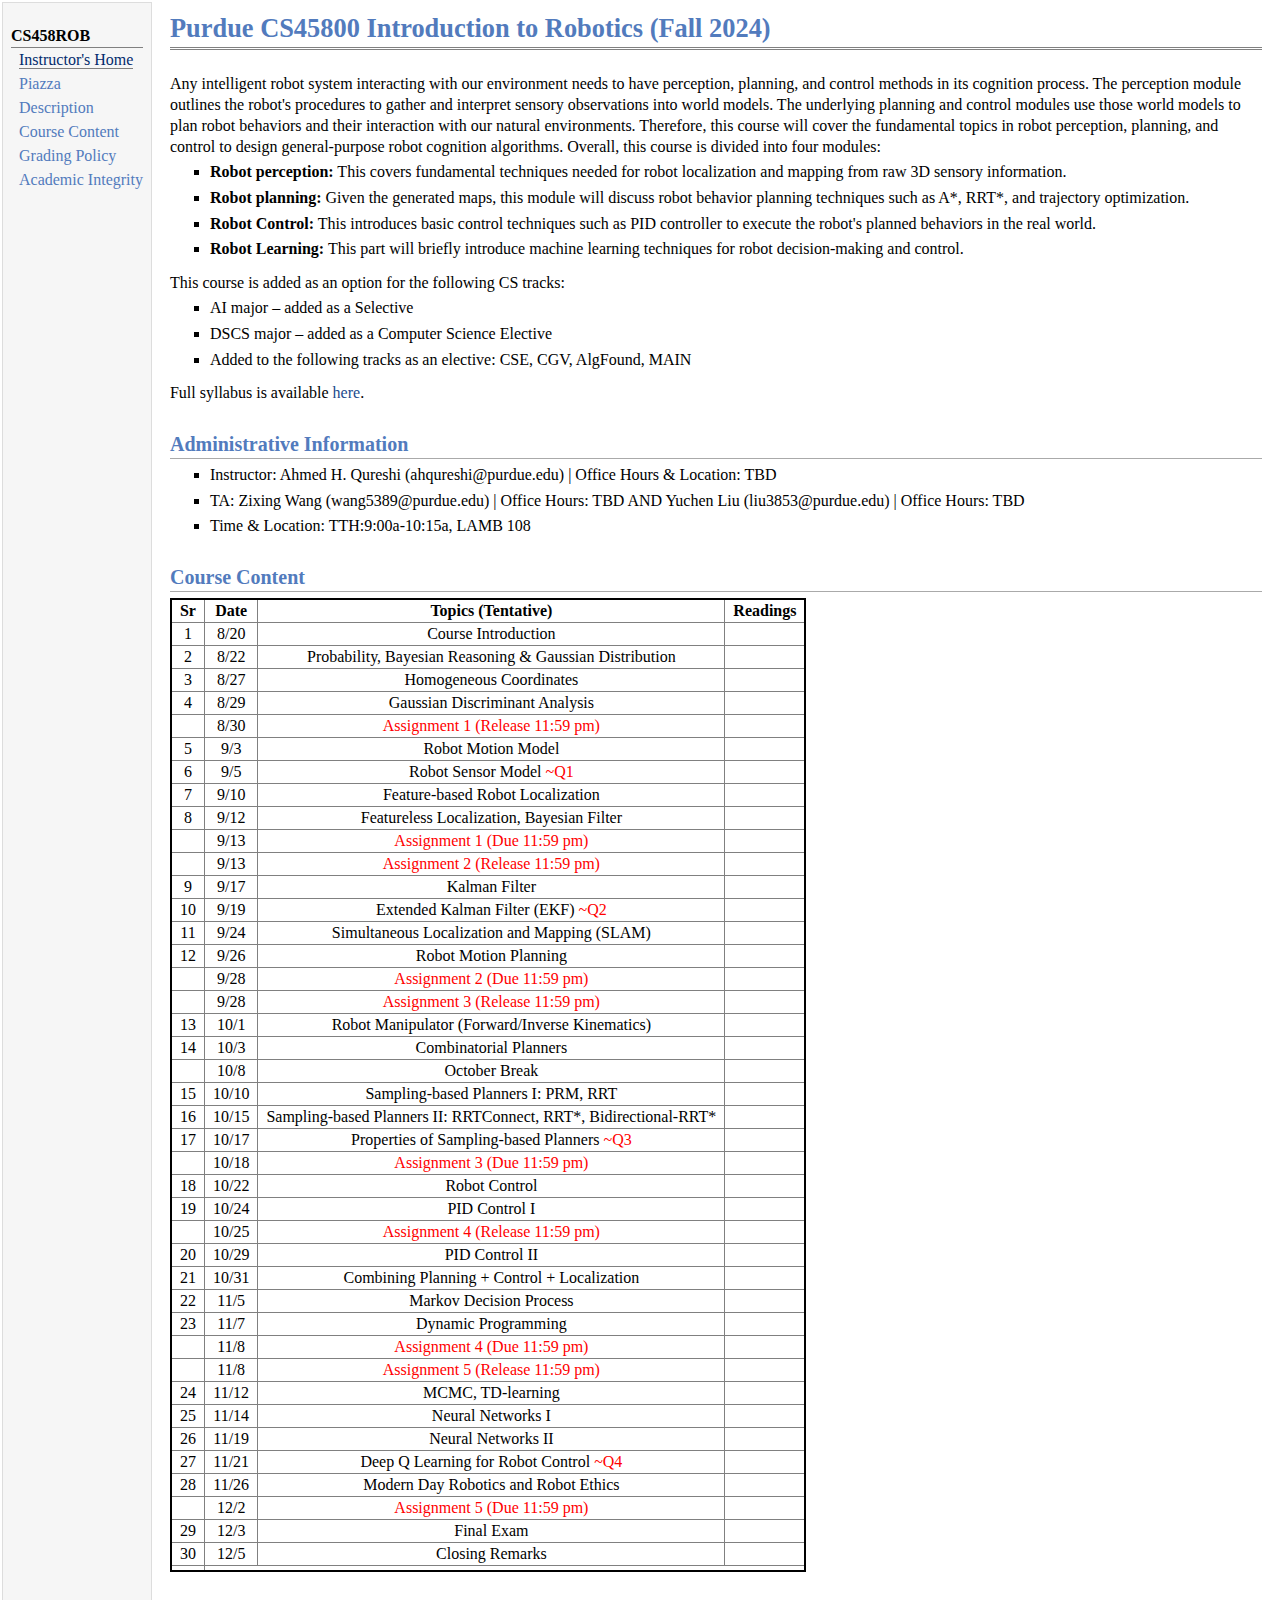
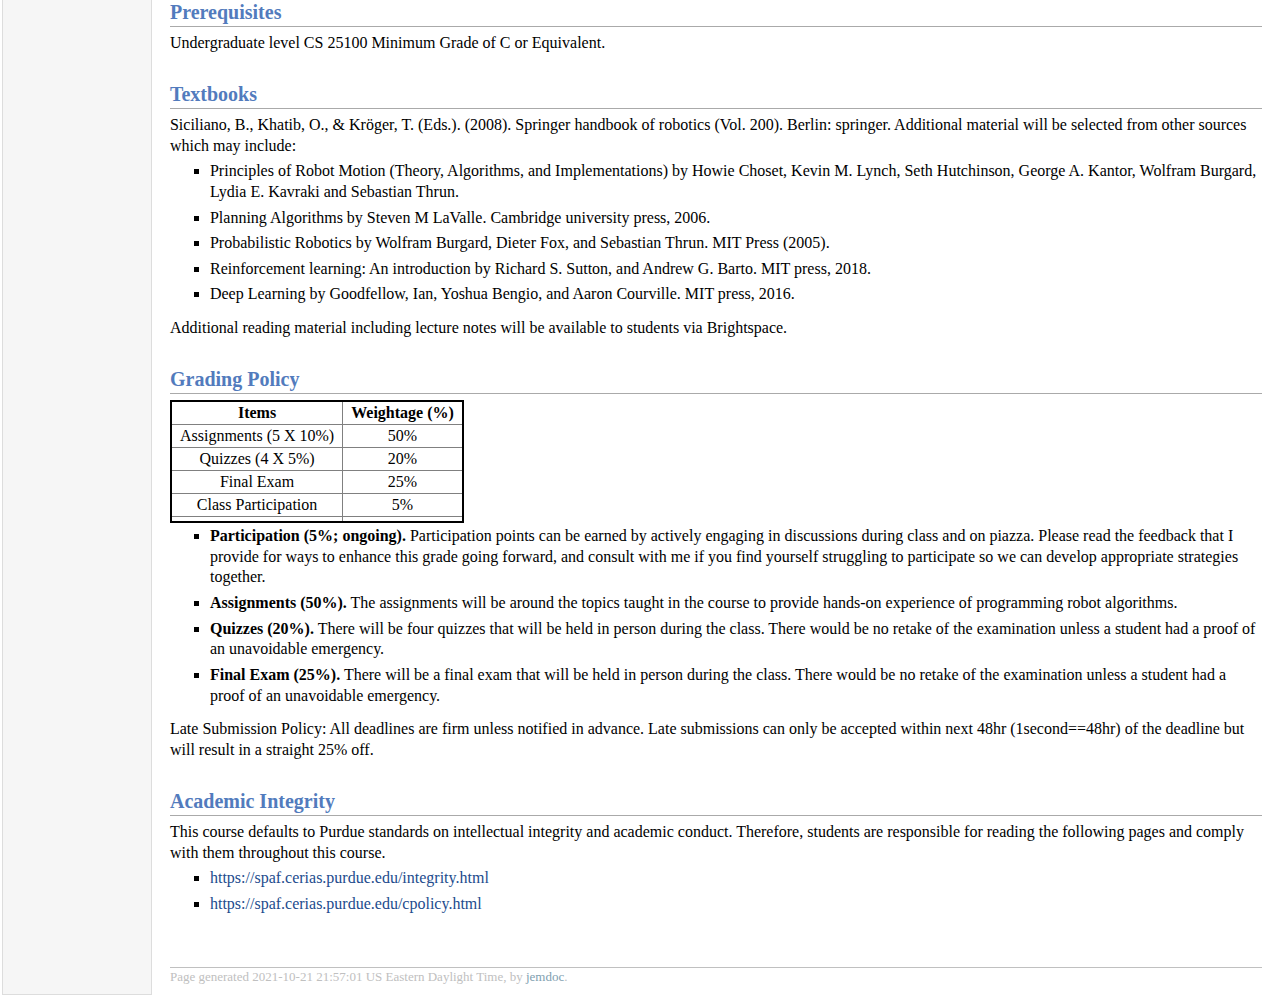
<file: fall24.html>
<!DOCTYPE html PUBLIC "-//W3C//DTD XHTML 1.1//EN"
  "http://www.w3.org/TR/xhtml11/DTD/xhtml11.dtd">
<html xmlns="http://www.w3.org/1999/xhtml" xml:lang="en">
<head>
<meta name="generator" content="jemdoc, see http://jemdoc.jaboc.net/" />
<meta http-equiv="Content-Type" content="text/html;charset=utf-8" />
<link rel="stylesheet" href="jemdoc.css" type="text/css" />
<title>Purdue CS 45800 Introduction to Robotics (Fall 2024)</title>
</head>
<body>
<table summary="Table for page layout." id="tlayout">
<tr valign="top">
<td id="layout-menu">
<div class="menu-category">CS458ROB</div>
<div class="menu-item"><a href="index.html" class="current">Instructor's Home</a></div>
<div class="menu-item"><a href="https://piazza.com/purdue/fall2024/cs45800">Piazza</a></div>
<div class="menu-item"><a href="fall23.html#des">Description</a></div>
<div class="menu-item"><a href="fall23.html#course">Course Content</a></div>
<div class="menu-item"><a href="fall23.html#gp">Grading Policy</a></div>
<div class="menu-item"><a href="fall23.html#ai">Academic Integrity</a></div>
</td>
<td id="layout-content">
<div id="toptitle">
<h1 id="des">Purdue CS45800 Introduction to Robotics (Fall 2024)</h1>
</div>
<p>Any intelligent robot system interacting with our environment needs to have perception, planning, and control methods in its cognition process. The perception module outlines the robot's procedures to gather and interpret sensory observations into world models. The underlying planning and control modules use those world models to plan robot behaviors and their interaction with our natural environments. Therefore, this course will cover the fundamental topics in robot perception, planning, and control to design general-purpose robot cognition algorithms. Overall, this course is divided into four modules:
  </p>
  <ul>
    <li><p><b>Robot perception:</b> This covers fundamental techniques needed for robot localization and mapping from raw 3D sensory information.</p>
    </li>
    <li><p><b>Robot planning:</b> Given the generated maps, this module will discuss robot behavior planning techniques such as A*, RRT*, and trajectory optimization.</p>
    </li>
    <li><p><b>Robot Control:</b> This introduces basic control techniques such as PID controller to execute the robot's planned behaviors in the real world.</p>
    </li>
    <li><p><b>Robot Learning:</b>  This part will briefly introduce machine learning techniques for robot decision-making and control.</p>
    </li>
  </ul>
<p>This course is added as an option for the following CS tracks:</p> 
  <ul>
    <li><p>AI major – added as a Selective</p></li>
    <li><p>DSCS major – added as a Computer Science Elective</p></li>
    <li><p>Added to the following tracks as an elective: CSE, CGV, AlgFound, MAIN</p></li>
  </ul> 
<p>Full syllabus is available <a href="https://drive.google.com/file/d/1zWpk8-n9MX54u8QjpjfaBZRB5T3H3vB1/view?usp=sharing">here</a>.</p>    
<h2>Administrative Information</h2>
<ul>
<li><p>Instructor: Ahmed H. Qureshi (ahqureshi@purdue.edu) | Office Hours & Location: TBD</p>
</li>
<li><p>TA: Zixing Wang (wang5389@purdue.edu) | Office Hours: TBD AND Yuchen Liu (liu3853@purdue.edu) | Office Hours: TBD </p>
</li>
<li><p>Time &amp; Location: TTH:9:00a-10:15a, LAMB 108</p>	  
</li>
</ul>
<h2>Course Content </h2>
<table id="course">
<tr class="r1"><td class="c1"><b>Sr</b> </td><td class="c2"> <b>Date</b> </td><td class="c3"> <b>Topics (Tentative)</b> </td><td class="c4"> <b>Readings</b> </td></tr>
<tr class="r2"><td class="c1">1 </td><td class="c2"> 8/20 </td><td class="c3"> Course Introduction</td><td class="c4"> </td></tr>
<tr class="r3"><td class="c1">2 </td><td class="c2">8/22 </td><td class="c3"> Probability, Bayesian Reasoning & Gaussian Distribution</td><td class="c4"> </td></tr>
<tr class="r4"><td class="c1">3 </td><td class="c2">8/27 </td><td class="c3">  Homogeneous Coordinates</td><td class="c4"> </td></tr>
<tr class="r5"><td class="c1">4 </td><td class="c2">8/29 </td><td class="c3"> Gaussian Discriminant Analysis</td><td class="c4"> </td></tr>
<tr class="r5"><td class="c1"> </td><td class="c2">8/30 </td><td class="c3" style="color:red;"> Assignment 1 (Release 11:59 pm)</td><td class="c4"> </td></tr>
<tr class="r6"><td class="c1">5</td><td class="c2">9/3 </td><td class="c3"> Robot Motion Model</td><td class="c4"> </td></tr>
<tr class="r7"><td class="c1">6 </td><td class="c2">9/5 </td><td class="c3"> Robot Sensor Model <font style="color:red;"> ~Q1 </font></td><td class="c4"> </td></tr>
<tr class="r8"><td class="c1">7 </td><td class="c2">9/10 </td><td class="c3"> Feature-based Robot Localization</td><td class="c4"> </td></tr>
<tr class="r9"><td class="c1">8 </td><td class="c2">9/12 </td><td class="c3"> Featureless Localization, Bayesian Filter  </td><td class="c4"></td></tr>
<tr class="r5"><td class="c1"> </td><td class="c2">9/13 </td><td class="c3" style="color:red;"> Assignment 1 (Due 11:59 pm)</td><td class="c4"> </td></tr>
<tr class="r5"><td class="c1"> </td><td class="c2">9/13 </td><td class="c3" style="color:red;"> Assignment 2 (Release 11:59 pm)</td><td class="c4"> </td></tr>
<tr class="r10"><td class="c1">9 </td><td class="c2">9/17  </td><td class="c3">Kalman Filter</td><td class="c4"> </td></tr>
<tr class="r11"><td class="c1">10</td><td class="c2">9/19 </td><td class="c3">Extended Kalman Filter (EKF) <font style="color:red;"> ~Q2 </font></td><td class="c4"> </td></tr>
<tr class="r12"><td class="c1">11</td><td class="c2">9/24 </td><td class="c3">Simultaneous Localization and Mapping (SLAM)</td><td class="c4"> </td></tr>
<tr class="r13"><td class="c1">12 </td><td class="c2">9/26  </td><td class="c3">Robot Motion Planning</td><td class="c4"> </td></tr>
<tr class="r5"><td class="c1"> </td><td class="c2">9/28 </td><td class="c3" style="color:red;"> Assignment 2 (Due 11:59 pm)</td><td class="c4"> </td></tr>
<tr class="r5"><td class="c1"> </td><td class="c2">9/28 </td><td class="c3" style="color:red;"> Assignment 3 (Release 11:59 pm)</td><td class="c4"> </td></tr>
<tr class="r14"><td class="c1">13 </td><td class="c2">10/1 </td><td class="c3">Robot Manipulator (Forward/Inverse Kinematics)</td><td class="c4">  </td></tr>
<tr class="r15"><td class="c1">14 </td><td class="c2">10/3 </td><td class="c3">Combinatorial Planners</td><td class="c4"> </td></tr>
<tr class="r16"><td class="c1"></td><td class="c2">10/8 </td><td class="c3"> October Break</td><td class="c4"> </td></tr>
<tr class="r17"><td class="c1">15</td><td class="c2">10/10 </td><td class="c3"> Sampling-based Planners I: PRM, RRT</td><td class="c4"> </td></tr>
<tr class="r18"><td class="c1">16 </td><td class="c2">10/15 </td><td class="c3">Sampling-based Planners II: RRTConnect, RRT*, Bidirectional-RRT*</td><td class="c4">  </td></tr>
<tr class="r19"><td class="c1">17</td><td class="c2">10/17 </td><td class="c3"> Properties of Sampling-based Planners <font style="color:red;"> ~Q3 </font></td><td class="c4"> </td></tr>
<tr class="r5"><td class="c1"> </td><td class="c2">10/18 </td><td class="c3" style="color:red;"> Assignment 3 (Due 11:59 pm)</td><td class="c4"> </td></tr>
<tr class="r20"><td class="c1">18 </td><td class="c2">10/22 </td><td class="c3">Robot Control</td><td class="c4"> </td></tr>
<tr class="r21"><td class="c1">19</td><td class="c2">10/24 </td><td class="c3">PID Control I</td><td class="c4"> </td></tr>
<tr class="r5"><td class="c1"> </td><td class="c2">10/25 </td><td class="c3" style="color:red;"> Assignment 4 (Release 11:59 pm)</td><td class="c4"> </td></tr>
<tr class="r22"><td class="c1">20</td><td class="c2">10/29 </td><td class="c3">PID Control II</td><td class="c4"> </td></tr>
<tr class="r23"><td class="c1">21 </td><td class="c2">10/31  </td><td class="c3">Combining Planning + Control + Localization</td><td class="c4"></td></tr>
<tr class="r24"><td class="c1">22 </td><td class="c2">11/5 </td><td class="c3">Markov Decision Process</td><td class="c4"> </td></tr>
<tr class="r25"><td class="c1">23 </td><td class="c2">11/7  </td><td class="c3"> Dynamic Programming</td><td class="c4"> </td></tr>
<tr class="r5"><td class="c1"> </td><td class="c2">11/8 </td><td class="c3" style="color:red;"> Assignment 4 (Due 11:59 pm)</td><td class="c4"> </td></tr>
<tr class="r5"><td class="c1"> </td><td class="c2">11/8 </td><td class="c3" style="color:red;"> Assignment 5 (Release 11:59 pm)</td><td class="c4"> </td></tr>
<tr class="r26"><td class="c1">24 </td><td class="c2">11/12 </td><td class="c3">MCMC, TD-learning</td><td class="c4"> </td></tr>
<tr class="r27"><td class="c1">25</td><td class="c2">11/14 </td><td class="c3">Neural Networks I</td><td class="c4"> </td></tr>
<tr class="r28"><td class="c1">26 </td><td class="c2">11/19 </td><td class="c3">Neural Networks II</td><td class="c4"> </td></tr>
<tr class="r29"><td class="c1">27 </td><td class="c2">11/21 </td><td class="c3"> Deep Q Learning for Robot Control <font style="color:red;"> ~Q4 </font></td><td class="c4"> </td></tr>
<tr class="r30"><td class="c1">28</td><td class="c2">11/26 </td><td class="c3"> Modern Day Robotics and Robot Ethics </td><td class="c4"> </td></tr>
<tr class="r5"><td class="c1"> </td><td class="c2">12/2 </td><td class="c3" style="color:red;"> Assignment 5 (Due 11:59 pm)</td><td class="c4"> </td></tr>
<tr class="r31"><td class="c1">29</td><td class="c2">12/3 </td><td class="c3"> Final Exam</td><td class="c4"> </td></tr>
<tr class="r32"><td class="c1">30 </td><td class="c2">12/5 </td><td class="c3"> Closing Remarks </td><td class="c4"> </td></tr>
<tr class="r47"><td class="c1">
</td></tr></table>
<h2 id="prereq">Prerequisites</h2>
<p>Undergraduate level CS 25100 Minimum Grade of C or Equivalent.</p>
<h2 id="tbook">Textbooks</h2>
<p>Siciliano, B., Khatib, O., & Kröger, T. (Eds.). (2008). Springer handbook of robotics (Vol. 200). Berlin: springer. Additional material will be selected from other sources which may include: </p>
<ul>
<li><p>Principles of Robot Motion (Theory, Algorithms, and Implementations) by Howie Choset, Kevin M. Lynch, Seth Hutchinson, George A. Kantor, Wolfram Burgard, Lydia E. Kavraki and Sebastian Thrun. </p>
</li>
<li><p>Planning Algorithms by Steven M LaValle. Cambridge university press, 2006. </p>
</li>
<li><p>Probabilistic Robotics by Wolfram Burgard, Dieter Fox, and Sebastian Thrun. MIT Press (2005).</p>
</li>
<li><p>Reinforcement learning: An introduction by Richard S. Sutton, and Andrew G. Barto. MIT press, 2018.</p>
</li>
<li><p>Deep Learning by Goodfellow, Ian, Yoshua Bengio, and Aaron Courville. MIT press, 2016.</p>
</li>
</ul>
<p>Additional reading material including lecture notes will be available to students via Brightspace.</p>
<h2 id="gp">Grading Policy</h2>
<table id="Grading">
<tr class="r1"><td class="c1"><b>Items</b></td><td class="c2"><b> Weightage (%) </b></td></tr>
<tr class="r1"><td class="c1">Assignments (5 X 10%) </td><td class="c2"> 50% </td></tr>
<tr class="r2"><td class="c1">Quizzes (4 X 5%) </td><td class="c2"> 20% </td></tr>
<tr class="r2"><td class="c1">Final Exam </td><td class="c2"> 25% </td></tr>
<tr class="r5"><td class="c1">Class Participation </td><td class="c2"> 5% </td></tr>
<tr class="r6"><td class="c1">
</td></tr></table>
<ul>
  <li><p><b>Participation (5%; ongoing).</b> Participation points can be earned by actively engaging in discussions during class and on piazza. Please read the feedback that I provide for ways to enhance this grade going forward, and consult with me if you find yourself struggling to participate so we can develop appropriate strategies together.</p></li>
  <li><p><b>Assignments (50%).</b> The assignments will be around the topics taught in the course to provide hands-on experience of programming robot algorithms.</p></li>
  <li><p><b>Quizzes (20%).</b> There will be four quizzes that will be held in person during the class. There would be no retake of the examination unless a student had a proof of an unavoidable emergency. </p></li>
  <li><p><b>Final Exam (25%).</b> There will be a final exam that will be held in person during the class. There would be no retake of the examination unless a student had a proof of an unavoidable emergency.</p></li>
  
</ul>
 <p>Late Submission Policy: All deadlines are firm unless notified in advance. Late submissions can only be accepted within next 48hr (1second==48hr) of the deadline but will result in a straight 25% off.</p>
<h2 id="ai">Academic Integrity</h2>
<p>This course defaults to Purdue standards on intellectual integrity and academic conduct. Therefore, students are responsible for reading the following pages and comply with them throughout this course.</p>
<ul>
<li><p><a href="https://spaf.cerias.purdue.edu/integrity.html">https://spaf.cerias.purdue.edu/integrity.html</a></p>
</li>
<li><p><a href="https://spaf.cerias.purdue.edu/cpolicy.html">https://spaf.cerias.purdue.edu/cpolicy.html</a></p>
</li>
</ul>
<div id="footer">
<div id="footer-text">
Page generated 2021-10-21 21:57:01 US Eastern Daylight Time, by <a href="http://jemdoc.jaboc.net/">jemdoc</a>.
</div>
</div>
</td>
</tr>
</table>
</body>
</html>
</file>
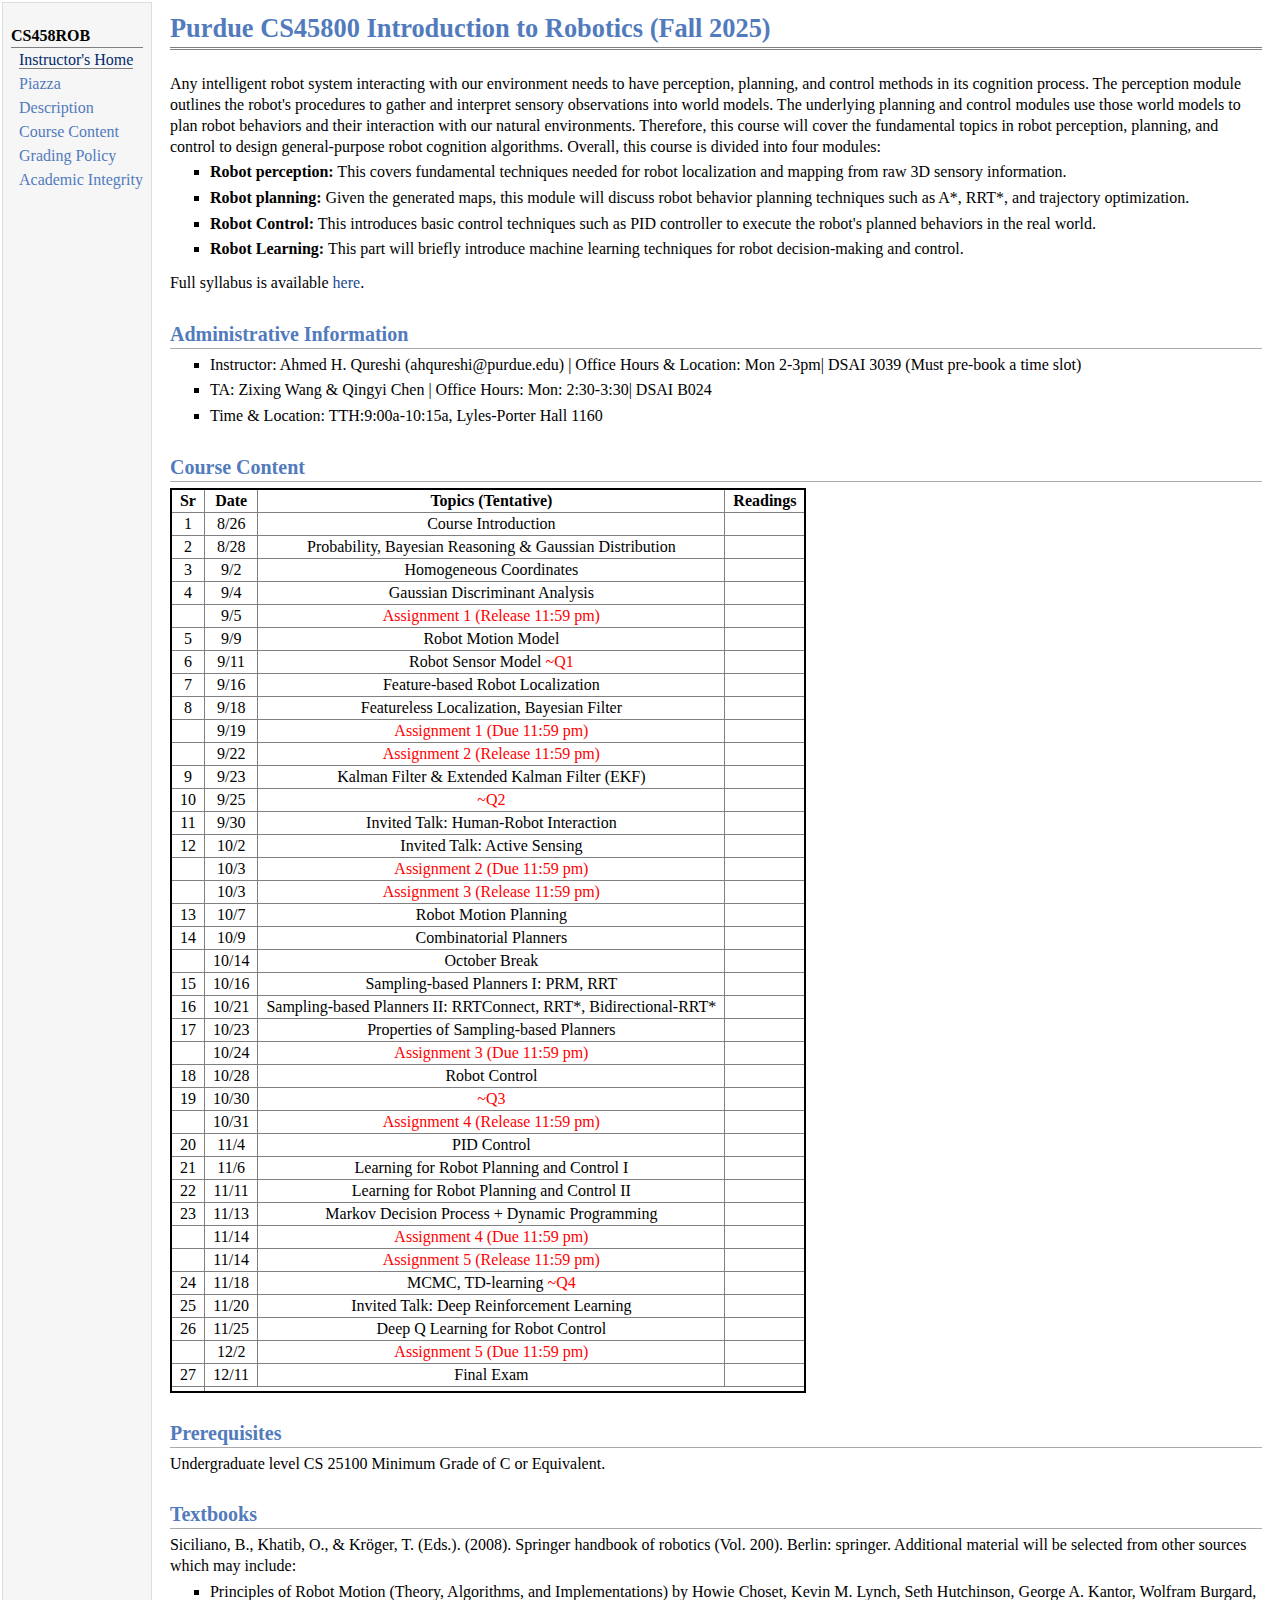
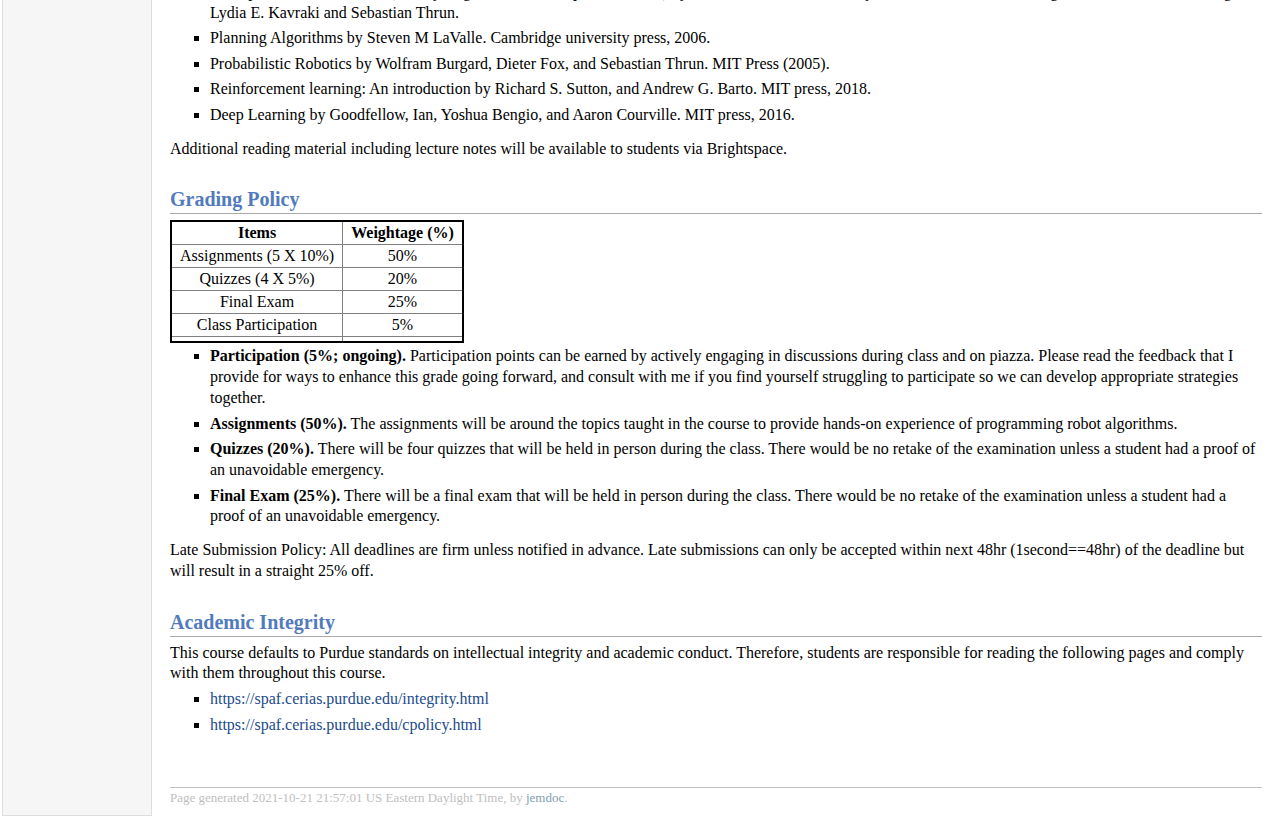
<file: fall25.html>
<!DOCTYPE html PUBLIC "-//W3C//DTD XHTML 1.1//EN"
  "http://www.w3.org/TR/xhtml11/DTD/xhtml11.dtd">
<html xmlns="http://www.w3.org/1999/xhtml" xml:lang="en">
<head>
<meta name="generator" content="jemdoc, see http://jemdoc.jaboc.net/" />
<meta http-equiv="Content-Type" content="text/html;charset=utf-8" />
<link rel="stylesheet" href="jemdoc.css" type="text/css" />
<title>Purdue CS 45800 Introduction to Robotics (Fall 2025)</title>
</head>
<body>
<table summary="Table for page layout." id="tlayout">
<tr valign="top">
<td id="layout-menu">
<div class="menu-category">CS458ROB</div>
<div class="menu-item"><a href="index.html" class="current">Instructor's Home</a></div>
<div class="menu-item"><a href="https://piazza.com/purdue/fall2025/cs45800">Piazza</a></div>
<div class="menu-item"><a href="fall25.html#des">Description</a></div>
<div class="menu-item"><a href="fall25.html#course">Course Content</a></div>
<div class="menu-item"><a href="fall25.html#gp">Grading Policy</a></div>
<div class="menu-item"><a href="fall25.html#ai">Academic Integrity</a></div>
</td>
<td id="layout-content">
<div id="toptitle">
<h1 id="des">Purdue CS45800 Introduction to Robotics (Fall 2025)</h1>
</div>
<p>Any intelligent robot system interacting with our environment needs to have perception, planning, and control methods in its cognition process. The perception module outlines the robot's procedures to gather and interpret sensory observations into world models. The underlying planning and control modules use those world models to plan robot behaviors and their interaction with our natural environments. Therefore, this course will cover the fundamental topics in robot perception, planning, and control to design general-purpose robot cognition algorithms. Overall, this course is divided into four modules:
  </p>
  <ul>
    <li><p><b>Robot perception:</b> This covers fundamental techniques needed for robot localization and mapping from raw 3D sensory information.</p>
    </li>
    <li><p><b>Robot planning:</b> Given the generated maps, this module will discuss robot behavior planning techniques such as A*, RRT*, and trajectory optimization.</p>
    </li>
    <li><p><b>Robot Control:</b> This introduces basic control techniques such as PID controller to execute the robot's planned behaviors in the real world.</p>
    </li>
    <li><p><b>Robot Learning:</b>  This part will briefly introduce machine learning techniques for robot decision-making and control.</p>
    </li>
  </ul>
<p>Full syllabus is available <a href="https://drive.google.com/file/d/1zWpk8-n9MX54u8QjpjfaBZRB5T3H3vB1/view?usp=sharing">here</a>.</p>    
<h2>Administrative Information</h2>
<ul>
<li><p>Instructor: Ahmed H. Qureshi (ahqureshi@purdue.edu) | Office Hours & Location: Mon 2-3pm| DSAI 3039 (Must pre-book a time slot)</p>
</li>
<li><p>TA: Zixing Wang & Qingyi Chen | Office Hours: Mon: 2:30-3:30| DSAI B024</p>
</li>
<li><p>Time &amp; Location: TTH:9:00a-10:15a, Lyles-Porter Hall 1160</p>	  
</li>
</ul>
<h2>Course Content </h2>
<table id="course">
<tr class="r1"><td class="c1"><b>Sr</b> </td><td class="c2"> <b>Date</b> </td><td class="c3"> <b>Topics (Tentative)</b> </td><td class="c4"> <b>Readings</b> </td></tr>
<tr class="r2"><td class="c1">1 </td><td class="c2"> 8/26 </td><td class="c3"> Course Introduction</td><td class="c4"> </td></tr>
<tr class="r3"><td class="c1">2 </td><td class="c2">8/28 </td><td class="c3"> Probability, Bayesian Reasoning & Gaussian Distribution</td><td class="c4"> </td></tr>
<tr class="r4"><td class="c1">3 </td><td class="c2">9/2 </td><td class="c3">  Homogeneous Coordinates</td><td class="c4"> </td></tr>
<tr class="r5"><td class="c1">4 </td><td class="c2">9/4 </td><td class="c3"> Gaussian Discriminant Analysis</td><td class="c4"> </td></tr>
<tr class="r5"><td class="c1"> </td><td class="c2">9/5 </td><td class="c3" style="color:red;"> Assignment 1 (Release 11:59 pm)</td><td class="c4"> </td></tr>
<tr class="r6"><td class="c1">5</td><td class="c2">9/9 </td><td class="c3"> Robot Motion Model</td><td class="c4"> </td></tr>
<tr class="r7"><td class="c1">6 </td><td class="c2">9/11 </td><td class="c3"> Robot Sensor Model <font style="color:red;"> ~Q1 </font></td><td class="c4"> </td></tr>
<tr class="r8"><td class="c1">7 </td><td class="c2">9/16 </td><td class="c3"> Feature-based Robot Localization</td><td class="c4"> </td></tr>
<tr class="r9"><td class="c1">8 </td><td class="c2">9/18 </td><td class="c3"> Featureless Localization, Bayesian Filter  </td><td class="c4"></td></tr>
<tr class="r5"><td class="c1"> </td><td class="c2">9/19 </td><td class="c3" style="color:red;"> Assignment 1 (Due 11:59 pm)</td><td class="c4"> </td></tr>
<tr class="r5"><td class="c1"> </td><td class="c2">9/22 </td><td class="c3" style="color:red;"> Assignment 2 (Release 11:59 pm)</td><td class="c4"> </td></tr>
<tr class="r10"><td class="c1">9 </td><td class="c2">9/23  </td><td class="c3">Kalman Filter & Extended Kalman Filter (EKF)</td><td class="c4"> </td></tr>
<tr class="r11"><td class="c1">10</td><td class="c2">9/25 </td><td class="c3"><font style="color:red;"> ~Q2 </font></td><td class="c4"> </td></tr>
<tr class="r12"><td class="c1">11</td><td class="c2">9/30 </td><td class="c3"> Invited Talk: Human-Robot Interaction</td><td class="c4"> </td></tr>
<tr class="r13"><td class="c1">12 </td><td class="c2">10/2  </td><td class="c3">Invited Talk: Active Sensing</td><td class="c4"> </td></tr>
<tr class="r5"><td class="c1"> </td><td class="c2">10/3 </td><td class="c3" style="color:red;"> Assignment 2 (Due 11:59 pm)</td><td class="c4"> </td></tr>
<tr class="r5"><td class="c1"> </td><td class="c2">10/3 </td><td class="c3" style="color:red;"> Assignment 3 (Release 11:59 pm)</td><td class="c4"> </td></tr>
<tr class="r14"><td class="c1">13 </td><td class="c2">10/7 </td><td class="c3">Robot Motion Planning</td><td class="c4">  </td></tr>
<tr class="r15"><td class="c1">14 </td><td class="c2">10/9 </td><td class="c3">Combinatorial Planners</td><td class="c4"> </td></tr>
<tr class="r16"><td class="c1"></td><td class="c2">10/14 </td><td class="c3"> October Break</td><td class="c4"> </td></tr>
<tr class="r17"><td class="c1">15</td><td class="c2">10/16 </td><td class="c3"> Sampling-based Planners I: PRM, RRT</td><td class="c4"> </td></tr>
<tr class="r18"><td class="c1">16 </td><td class="c2">10/21 </td><td class="c3">Sampling-based Planners II: RRTConnect, RRT*, Bidirectional-RRT*</td><td class="c4">  </td></tr>
<tr class="r19"><td class="c1">17</td><td class="c2">10/23 </td><td class="c3"> Properties of Sampling-based Planners </td><td class="c4"> </td></tr>
<tr class="r5"><td class="c1"> </td><td class="c2">10/24 </td><td class="c3" style="color:red;"> Assignment 3 (Due 11:59 pm)</td><td class="c4"> </td></tr>
<tr class="r20"><td class="c1">18 </td><td class="c2">10/28 </td><td class="c3">Robot Control</td><td class="c4"> </td></tr>
<tr class="r21"><td class="c1">19</td><td class="c2">10/30 </td><td class="c3"><font style="color:red;"> ~Q3 </font></td><td class="c4"> </td></tr>
<tr class="r5"><td class="c1"> </td><td class="c2">10/31 </td><td class="c3" style="color:red;"> Assignment 4 (Release 11:59 pm)</td><td class="c4"> </td></tr>
<tr class="r22"><td class="c1">20</td><td class="c2">11/4 </td><td class="c3">PID Control</td><td class="c4"> </td></tr>
<tr class="r23"><td class="c1">21 </td><td class="c2">11/6  </td><td class="c3">Learning for Robot Planning and Control I</td><td class="c4"></td></tr>
<tr class="r24"><td class="c1">22 </td><td class="c2">11/11 </td><td class="c3">Learning for Robot Planning and Control II</td><td class="c4"> </td></tr>
<tr class="r25"><td class="c1">23 </td><td class="c2">11/13  </td><td class="c3"> Markov Decision Process + Dynamic Programming </td><td class="c4"> </td></tr>
<tr class="r5"><td class="c1"> </td><td class="c2">11/14 </td><td class="c3" style="color:red;"> Assignment 4 (Due 11:59 pm)</td><td class="c4"> </td></tr>
<tr class="r5"><td class="c1"> </td><td class="c2">11/14 </td><td class="c3" style="color:red;"> Assignment 5 (Release 11:59 pm)</td><td class="c4"> </td></tr>
<tr class="r26"><td class="c1">24 </td><td class="c2">11/18 </td><td class="c3">MCMC, TD-learning <font style="color:red;"> ~Q4 </font></td><td class="c4"> </td></tr>
<tr class="r27"><td class="c1">25</td><td class="c2">11/20 </td><td class="c3">Invited Talk: Deep Reinforcement Learning</td><td class="c4"> </td></tr>
<tr class="r28"><td class="c1">26 </td><td class="c2">11/25 </td><td class="c3">Deep Q Learning for Robot Control </td><td class="c4"> </td></tr>
<tr class="r5"><td class="c1"> </td><td class="c2">12/2 </td><td class="c3" style="color:red;"> Assignment 5 (Due 11:59 pm)</td><td class="c4"> </td></tr>
<tr class="r32"><td class="c1">27 </td><td class="c2">12/11 </td><td class="c3"> Final Exam </td><td class="c4"> </td></tr>
<tr class="r47"><td class="c1">
</td></tr></table>
<h2 id="prereq">Prerequisites</h2>
<p>Undergraduate level CS 25100 Minimum Grade of C or Equivalent.</p>
<h2 id="tbook">Textbooks</h2>
<p>Siciliano, B., Khatib, O., & Kröger, T. (Eds.). (2008). Springer handbook of robotics (Vol. 200). Berlin: springer. Additional material will be selected from other sources which may include: </p>
<ul>
<li><p>Principles of Robot Motion (Theory, Algorithms, and Implementations) by Howie Choset, Kevin M. Lynch, Seth Hutchinson, George A. Kantor, Wolfram Burgard, Lydia E. Kavraki and Sebastian Thrun. </p>
</li>
<li><p>Planning Algorithms by Steven M LaValle. Cambridge university press, 2006. </p>
</li>
<li><p>Probabilistic Robotics by Wolfram Burgard, Dieter Fox, and Sebastian Thrun. MIT Press (2005).</p>
</li>
<li><p>Reinforcement learning: An introduction by Richard S. Sutton, and Andrew G. Barto. MIT press, 2018.</p>
</li>
<li><p>Deep Learning by Goodfellow, Ian, Yoshua Bengio, and Aaron Courville. MIT press, 2016.</p>
</li>
</ul>
<p>Additional reading material including lecture notes will be available to students via Brightspace.</p>
<h2 id="gp">Grading Policy</h2>
<table id="Grading">
<tr class="r1"><td class="c1"><b>Items</b></td><td class="c2"><b> Weightage (%) </b></td></tr>
<tr class="r1"><td class="c1">Assignments (5 X 10%) </td><td class="c2"> 50% </td></tr>
<tr class="r2"><td class="c1">Quizzes (4 X 5%) </td><td class="c2"> 20% </td></tr>
<tr class="r2"><td class="c1">Final Exam </td><td class="c2"> 25% </td></tr>
<tr class="r5"><td class="c1">Class Participation </td><td class="c2"> 5% </td></tr>
<tr class="r6"><td class="c1">
</td></tr></table>
<ul>
  <li><p><b>Participation (5%; ongoing).</b> Participation points can be earned by actively engaging in discussions during class and on piazza. Please read the feedback that I provide for ways to enhance this grade going forward, and consult with me if you find yourself struggling to participate so we can develop appropriate strategies together.</p></li>
  <li><p><b>Assignments (50%).</b> The assignments will be around the topics taught in the course to provide hands-on experience of programming robot algorithms.</p></li>
  <li><p><b>Quizzes (20%).</b> There will be four quizzes that will be held in person during the class. There would be no retake of the examination unless a student had a proof of an unavoidable emergency. </p></li>
  <li><p><b>Final Exam (25%).</b> There will be a final exam that will be held in person during the class. There would be no retake of the examination unless a student had a proof of an unavoidable emergency.</p></li>
  
</ul>
 <p>Late Submission Policy: All deadlines are firm unless notified in advance. Late submissions can only be accepted within next 48hr (1second==48hr) of the deadline but will result in a straight 25% off.</p>
<h2 id="ai">Academic Integrity</h2>
<p>This course defaults to Purdue standards on intellectual integrity and academic conduct. Therefore, students are responsible for reading the following pages and comply with them throughout this course.</p>
<ul>
<li><p><a href="https://spaf.cerias.purdue.edu/integrity.html">https://spaf.cerias.purdue.edu/integrity.html</a></p>
</li>
<li><p><a href="https://spaf.cerias.purdue.edu/cpolicy.html">https://spaf.cerias.purdue.edu/cpolicy.html</a></p>
</li>
</ul>
<div id="footer">
<div id="footer-text">
Page generated 2021-10-21 21:57:01 US Eastern Daylight Time, by <a href="http://jemdoc.jaboc.net/">jemdoc</a>.
</div>
</div>
</td>
</tr>
</table>
</body>
</html>
</file>
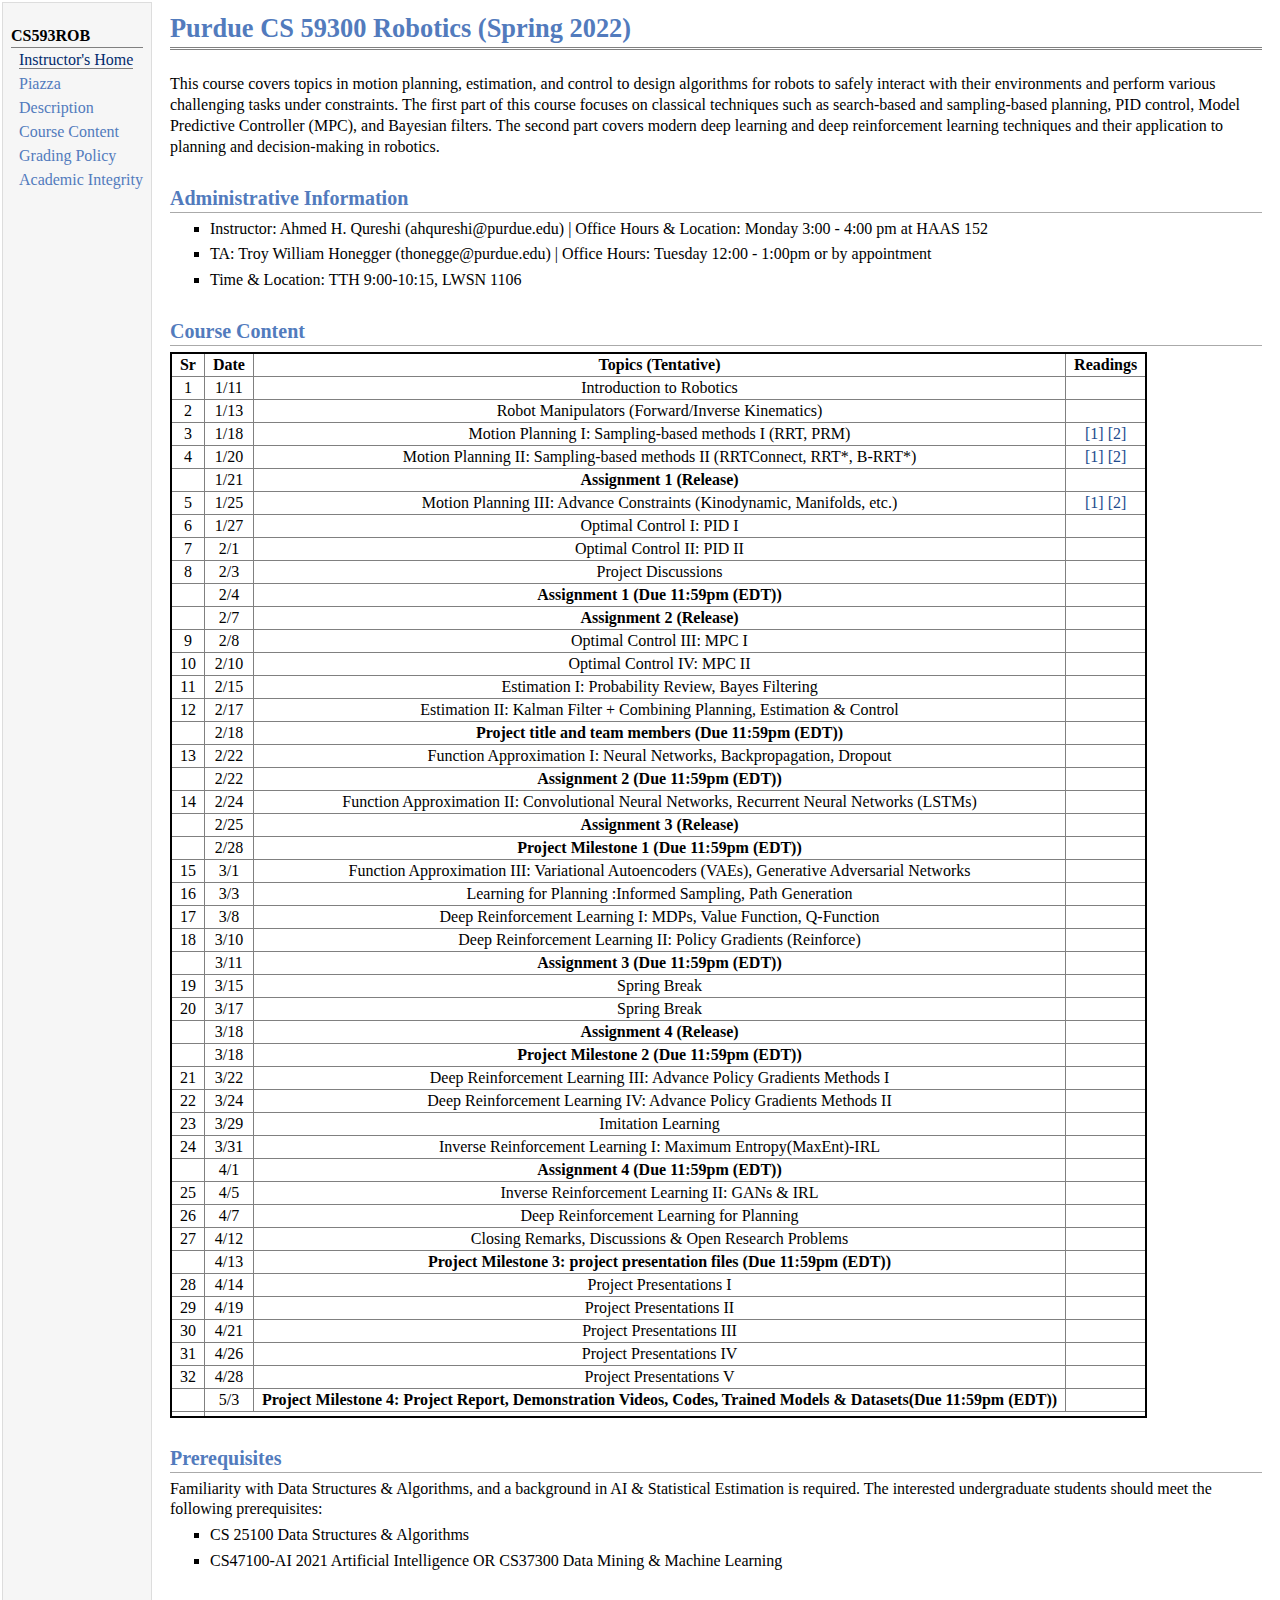
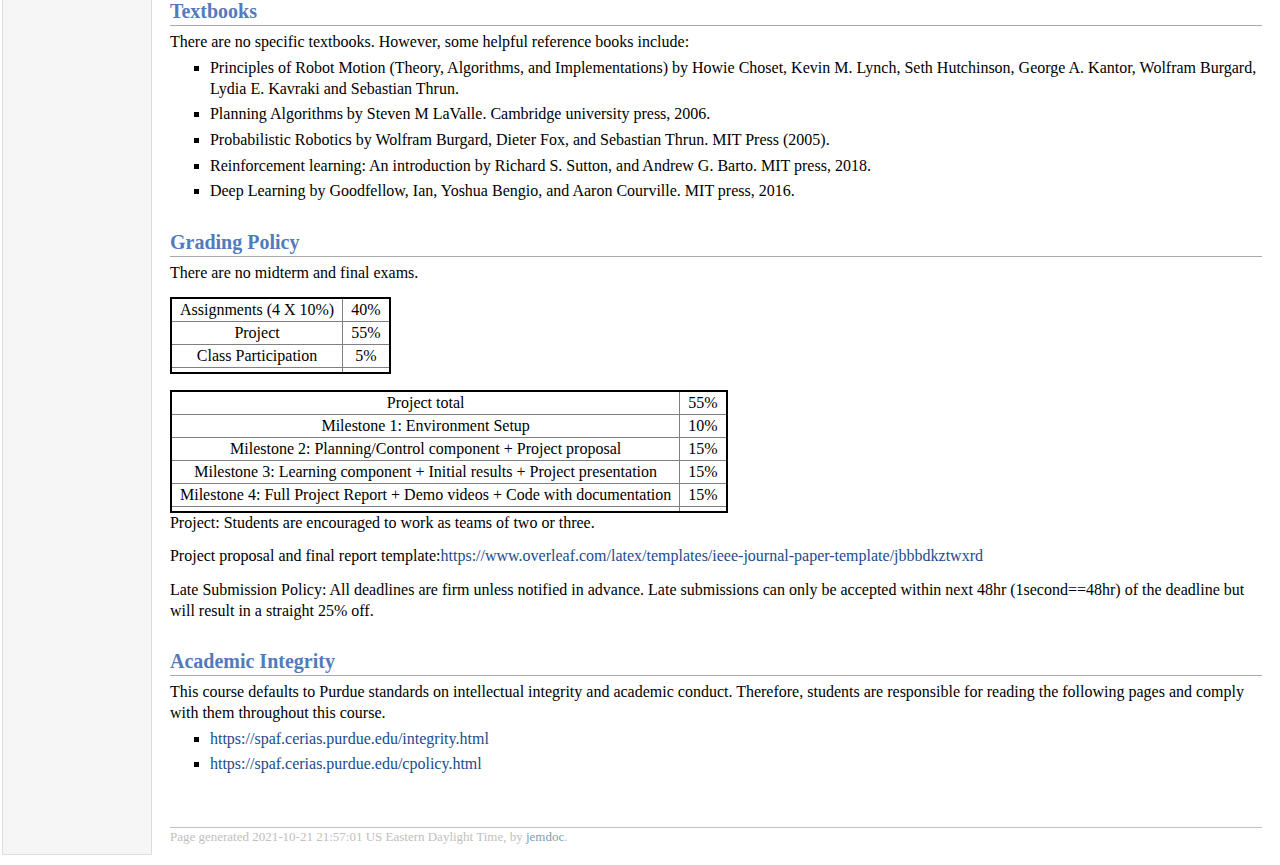
<file: sp22.html>
<!DOCTYPE html PUBLIC "-//W3C//DTD XHTML 1.1//EN"
  "http://www.w3.org/TR/xhtml11/DTD/xhtml11.dtd">
<html xmlns="http://www.w3.org/1999/xhtml" xml:lang="en">
<head>
<meta name="generator" content="jemdoc, see http://jemdoc.jaboc.net/" />
<meta http-equiv="Content-Type" content="text/html;charset=utf-8" />
<link rel="stylesheet" href="jemdoc.css" type="text/css" />
<title>Purdue CS 59300 Robotics (Spring 2022)</title>
</head>
<body>
<table summary="Table for page layout." id="tlayout">
<tr valign="top">
<td id="layout-menu">
<div class="menu-category">CS593ROB</div>
<div class="menu-item"><a href="index.html" class="current">Instructor's Home</a></div>
<div class="menu-item"><a href="https://piazza.com/purdue/spring2022/cs59300rob">Piazza</a></div>
<div class="menu-item"><a href="sp22.html#des">Description</a></div>
<div class="menu-item"><a href="sp22.html#course">Course Content</a></div>
<div class="menu-item"><a href="sp22.html#gp">Grading Policy</a></div>
<div class="menu-item"><a href="sp22.html#ai">Academic Integrity</a></div>
</td>
<td id="layout-content">
<div id="toptitle">
<h1 id="des">Purdue CS 59300 Robotics (Spring 2022)</h1>
</div>
<p>This course covers topics in motion planning, estimation, and control to design algorithms for robots to safely interact with their environments and perform various challenging tasks under constraints. The first part of this course focuses on classical techniques such as search-based and sampling-based planning, PID control, Model Predictive Controller (MPC), and Bayesian filters. The second part covers modern deep learning and deep reinforcement learning techniques and their application to planning and decision-making in robotics. </p>
<h2>Administrative Information</h2>
<ul>
<li><p>Instructor: Ahmed H. Qureshi (ahqureshi@purdue.edu) | Office Hours & Location: Monday 3:00 - 4:00 pm at HAAS 152</p>
</li>
<li><p>TA: Troy William Honegger (thonegge@purdue.edu) | Office Hours: Tuesday 12:00 - 1:00pm or by appointment</p>
</li>
<li><p>Time &amp; Location: TTH 9:00-10:15, LWSN 1106</p>
</li>
</ul>
<h2>Course Content </h2>
<table id="course">
<tr class="r1"><td class="c1"><b>Sr</b> </td><td class="c2"> <b>Date</b> </td><td class="c3"> <b>Topics (Tentative)</b> </td><td class="c4"> <b>Readings</b> </td></tr>
<tr class="r2"><td class="c1">1 </td><td class="c2"> 1/11 </td><td class="c3"> Introduction to Robotics </td><td class="c4"> </td></tr>
<tr class="r3"><td class="c1">2 </td><td class="c2">1/13 </td><td class="c3"> Robot Manipulators (Forward/Inverse Kinematics)</td><td class="c4"> </td></tr>
<tr class="r4"><td class="c1">3 </td><td class="c2">1/18 </td><td class="c3"> Motion Planning I: Sampling-based methods I (RRT, PRM)</td><td class="c4"> <a href="http://msl.cs.uiuc.edu/~lavalle/papers/LavKuf01.pdf">[1]</a> <a href="https://www.cs.cmu.edu/~motionplanning/papers/sbp_papers/PRM/prmbasic_01.pdf">[2]</a></td></tr>
<tr class="r5"><td class="c1">4 </td><td class="c2">1/20 </td><td class="c3"> Motion Planning II: Sampling-based methods II (RRTConnect, RRT*, B-RRT*)</td><td class="c4"> <a href="https://www.cs.cmu.edu/afs/cs/academic/class/15494-s12/readings/kuffner_icra2000.pdf">[1]</a> <a href="https://arxiv.org/pdf/1105.1186.pdf">[2]</a> </td></tr>
<tr class="r6"><td class="c1"></td><td class="c2">1/21 </td><td class="c3"> <b>Assignment 1 (Release)</b></td><td class="c4"> </td></tr>
<tr class="r7"><td class="c1">5 </td><td class="c2">1/25 </td><td class="c3"> Motion Planning III: Advance Constraints (Kinodynamic, Manifolds, etc.) </td><td class="c4"> <a href="https://personalrobotics.cs.washington.edu/publications/berenson2011task.pdf">[1]</a> <a href="http://kavrakilab.org/publications/kingston2018sampling-based-methods-for-motion-planning.pdf">[2]</a> </td></tr>
<tr class="r8"><td class="c1">6 </td><td class="c2">1/27 </td><td class="c3"> Optimal Control I: PID I</td><td class="c4"> </td></tr>
<tr class="r9"><td class="c1">7 </td><td class="c2">2/1 </td><td class="c3"> Optimal Control II: PID II</td><td class="c4"> </td></tr>
<tr class="r10"><td class="c1">8 </td><td class="c2">2/3  </td><td class="c3"> Project Discussions</td><td class="c4"> </td></tr>
<tr class="r11"><td class="c1"></td><td class="c2">2/4 </td><td class="c3"> <b>Assignment 1 (Due 11:59pm (EDT))</b></td><td class="c4"> </td></tr>
<tr class="r12"><td class="c1"></td><td class="c2">2/7 </td><td class="c3"> <b>Assignment 2 (Release)</b></td><td class="c4"> </td></tr>
<tr class="r13"><td class="c1">9 </td><td class="c2">2/8  </td><td class="c3"> Optimal Control III: MPC I</td><td class="c4"> </td></tr>
<tr class="r14"><td class="c1">10 </td><td class="c2">2/10 </td><td class="c3"> Optimal Control IV: MPC II</td><td class="c4"> </td></tr>
<tr class="r15"><td class="c1">11 </td><td class="c2">2/15 </td><td class="c3"> Estimation I: Probability Review, Bayes Filtering</td><td class="c4"> </td></tr>
<tr class="r16"><td class="c1">12 </td><td class="c2">2/17 </td><td class="c3"> Estimation II: Kalman Filter + Combining Planning, Estimation & Control</td><td class="c4"> </td></tr>
<tr class="r17"><td class="c1"></td><td class="c2">2/18 </td><td class="c3"> <b> Project title and team members (Due 11:59pm (EDT))</b></td><td class="c4"> </td></tr>
<tr class="r18"><td class="c1">13 </td><td class="c2">2/22 </td><td class="c3"> Function Approximation I: Neural Networks, Backpropagation, Dropout</td><td class="c4"> </td></tr>
<tr class="r19"><td class="c1"></td><td class="c2">2/22 </td><td class="c3"> <b>Assignment 2 (Due 11:59pm (EDT))</b></td><td class="c4"> </td></tr>
<tr class="r20"><td class="c1">14 </td><td class="c2">2/24 </td><td class="c3">Function Approximation II: Convolutional Neural Networks, Recurrent Neural Networks (LSTMs)</td><td class="c4"> </td></tr>
<tr class="r21"><td class="c1"></td><td class="c2">2/25 </td><td class="c3"> <b>Assignment 3 (Release)</b></td><td class="c4"> </td></tr>
<tr class="r22"><td class="c1"></td><td class="c2">2/28 </td><td class="c3"> <b> Project Milestone 1 (Due 11:59pm (EDT))</b></td><td class="c4"> </td></tr>
<tr class="r23"><td class="c1">15 </td><td class="c2">3/1  </td><td class="c3">Function Approximation III: Variational Autoencoders (VAEs), Generative Adversarial Networks
</td><td class="c4"> </td></tr>
<tr class="r24"><td class="c1">16 </td><td class="c2">3/3 </td><td class="c3">Learning for Planning :Informed Sampling, Path Generation</td><td class="c4"> </td></tr>
<tr class="r25"><td class="c1">17 </td><td class="c2">3/8  </td><td class="c3"> Deep Reinforcement Learning I: MDPs, Value Function, Q-Function </td><td class="c4"> </td></tr>
<tr class="r26"><td class="c1">18 </td><td class="c2">3/10 </td><td class="c3"> Deep Reinforcement Learning II: Policy Gradients (Reinforce) </td><td class="c4"> </td></tr>
<tr class="r27"><td class="c1"></td><td class="c2">3/11 </td><td class="c3"> <b>Assignment 3 (Due 11:59pm (EDT))</b></td><td class="c4"> </td></tr>
<tr class="r28"><td class="c1">19 </td><td class="c2">3/15 </td><td class="c3">Spring Break</td><td class="c4"> </td></tr>
<tr class="r29"><td class="c1">20 </td><td class="c2">3/17 </td><td class="c3"> Spring Break</td><td class="c4"> </td></tr>
<tr class="r30"><td class="c1"></td><td class="c2">3/18 </td><td class="c3"> <b>Assignment 4 (Release)</b></td><td class="c4"> </td></tr>
<tr class="r31"><td class="c1"></td><td class="c2">3/18 </td><td class="c3"> <b>Project Milestone 2 (Due 11:59pm (EDT))</b></td><td class="c4"> </td></tr>
<tr class="r32"><td class="c1">21 </td><td class="c2">3/22 </td><td class="c3"> Deep Reinforcement Learning III: Advance Policy Gradients Methods I</td><td class="c4"> </td></tr>
<tr class="r33"><td class="c1">22 </td><td class="c2">3/24 </td><td class="c3"> Deep Reinforcement Learning IV: Advance Policy Gradients Methods II</td><td class="c4"> </td></tr>
<tr class="r34"><td class="c1">23 </td><td class="c2">3/29 </td><td class="c3"> Imitation Learning </td><td class="c4"> </td></tr>
<tr class="r35"><td class="c1">24 </td><td class="c2">3/31 </td><td class="c3"> Inverse Reinforcement Learning I: Maximum Entropy(MaxEnt)-IRL </td><td class="c4"> </td></tr>
<tr class="r36"><td class="c1"></td><td class="c2">4/1 </td><td class="c3"> <b>Assignment 4 (Due 11:59pm (EDT))</b></td><td class="c4"> </td></tr>
<tr class="r37"><td class="c1">25 </td><td class="c2">4/5  </td><td class="c3"> Inverse Reinforcement Learning II: GANs &amp; IRL</td><td class="c4"> </td></tr>
<tr class="r38"><td class="c1">26 </td><td class="c2">4/7  </td><td class="c3"> Deep Reinforcement Learning for Planning</td><td class="c4"> </td></tr>
<tr class="r39"><td class="c1">27 </td><td class="c2">4/12 </td><td class="c3"> Closing Remarks, Discussions &amp; Open Research Problems</td><td class="c4"> </td></tr>
<tr class="r40"><td class="c1"></td><td class="c2">4/13 </td><td class="c3"> <b> Project Milestone 3: project presentation files (Due 11:59pm (EDT))</b></td><td class="c4"> </td></tr>
<tr class="r41"><td class="c1">28 </td><td class="c2">4/14 </td><td class="c3"> Project Presentations I</td><td class="c4"> </td></tr>
<tr class="r42"><td class="c1">29 </td><td class="c2">4/19 </td><td class="c3"> Project Presentations II</td><td class="c4"> </td></tr>
<tr class="r43"><td class="c1">30 </td><td class="c2">4/21 </td><td class="c3"> Project Presentations III</td><td class="c4"> </td></tr>
<tr class="r44"><td class="c1">31 </td><td class="c2">4/26 </td><td class="c3"> Project Presentations IV</td><td class="c4"> </td></tr>
<tr class="r45"><td class="c1">32 </td><td class="c2">4/28 </td><td class="c3"> Project Presentations V</td><td class="c4"> </td></tr>
<tr class="r46"><td class="c1"></td><td class="c2">5/3 </td><td class="c3"> <b>Project Milestone 4: Project Report, Demonstration Videos, Codes, Trained Models &amp; Datasets(Due 11:59pm (EDT))</b></td><td class="c2"> </td></tr>
<tr class="r47"><td class="c1">
</td></tr></table>
<h2 id="prereq">Prerequisites</h2>
<p>Familiarity with Data Structures &amp; Algorithms, and a background in AI &amp; Statistical Estimation is required. The interested undergraduate students should meet the following prerequisites:</p>
<ul>
<li><p>CS 25100 Data Structures &amp; Algorithms</p>
</li>
<li><p>CS47100-AI 2021 Artificial Intelligence OR CS37300 Data Mining &amp; Machine Learning</p>
</li>
</ul>
<h2 id="tbook">Textbooks</h2>
<p>There are no specific textbooks. However, some helpful reference books include: </p>
<ul>
<li><p>Principles of Robot Motion (Theory, Algorithms, and Implementations) by Howie Choset, Kevin M. Lynch, Seth Hutchinson, George A. Kantor, Wolfram Burgard, Lydia E. Kavraki and Sebastian Thrun. </p>
</li>
<li><p>Planning Algorithms by Steven M LaValle. Cambridge university press, 2006. </p>
</li>
<li><p>Probabilistic Robotics by Wolfram Burgard, Dieter Fox, and Sebastian Thrun. MIT Press (2005).</p>
</li>
<li><p>Reinforcement learning: An introduction by Richard S. Sutton, and Andrew G. Barto. MIT press, 2018.</p>
</li>
<li><p>Deep Learning by Goodfellow, Ian, Yoshua Bengio, and Aaron Courville. MIT press, 2016.</p>
</li>
</ul>
<h2 id="gp">Grading Policy</h2>
<p>There are no midterm and final exams. </p>
<table id="Grading">
<tr class="r1"><td class="c1">Assignments (4 X 10%) </td><td class="c2"> 40% </td></tr>
<tr class="r2"><td class="c1">Project </td><td class="c2"> 55% </td></tr>
<tr class="r5"><td class="c1">Class Participation </td><td class="c2"> 5% </td></tr>
<tr class="r6"><td class="c1">
</td></tr></table>
<table id="Grading2">
<tr class="r1"><td class="c1">Project total </td><td class="c2"> 55% </td></tr>
<tr class="r2"><td class="c1">Milestone 1: Environment Setup </td><td class="c2"> 10% </td></tr>
<tr class="r3"><td class="c1">Milestone 2: Planning/Control component + Project proposal</td><td class="c2"> 15% </td></tr>
<tr class="r4"><td class="c1">Milestone 3: Learning component + Initial results + Project presentation</td><td class="c2"> 15% </td></tr>
<tr class="r5"><td class="c1">Milestone 4: Full Project Report + Demo videos + Code with documentation</td><td class="c2"> 15% </td></tr>
<tr class="r6"><td class="c1">
</td></tr></table>  
<p>Project: Students are encouraged to work as teams of two or three.</p>
<p>Project proposal and final report template:<a href="https://www.overleaf.com/latex/templates/ieee-journal-paper-template/jbbbdkztwxrd">https://www.overleaf.com/latex/templates/ieee-journal-paper-template/jbbbdkztwxrd</a></p>
<p>Late Submission Policy: All deadlines are firm unless notified in advance. Late submissions can only be accepted within next 48hr (1second==48hr) of the deadline but will result in a straight 25% off.</p>
<h2 id="ai">Academic Integrity</h2>
<p>This course defaults to Purdue standards on intellectual integrity and academic conduct. Therefore, students are responsible for reading the following pages and comply with them throughout this course.</p>
<ul>
<li><p><a href="https://spaf.cerias.purdue.edu/integrity.html">https://spaf.cerias.purdue.edu/integrity.html</a></p>
</li>
<li><p><a href="https://spaf.cerias.purdue.edu/cpolicy.html">https://spaf.cerias.purdue.edu/cpolicy.html</a></p>
</li>
</ul>
<div id="footer">
<div id="footer-text">
Page generated 2021-10-21 21:57:01 US Eastern Daylight Time, by <a href="http://jemdoc.jaboc.net/">jemdoc</a>.
</div>
</div>
</td>
</tr>
</table>
</body>
</html>
</file>
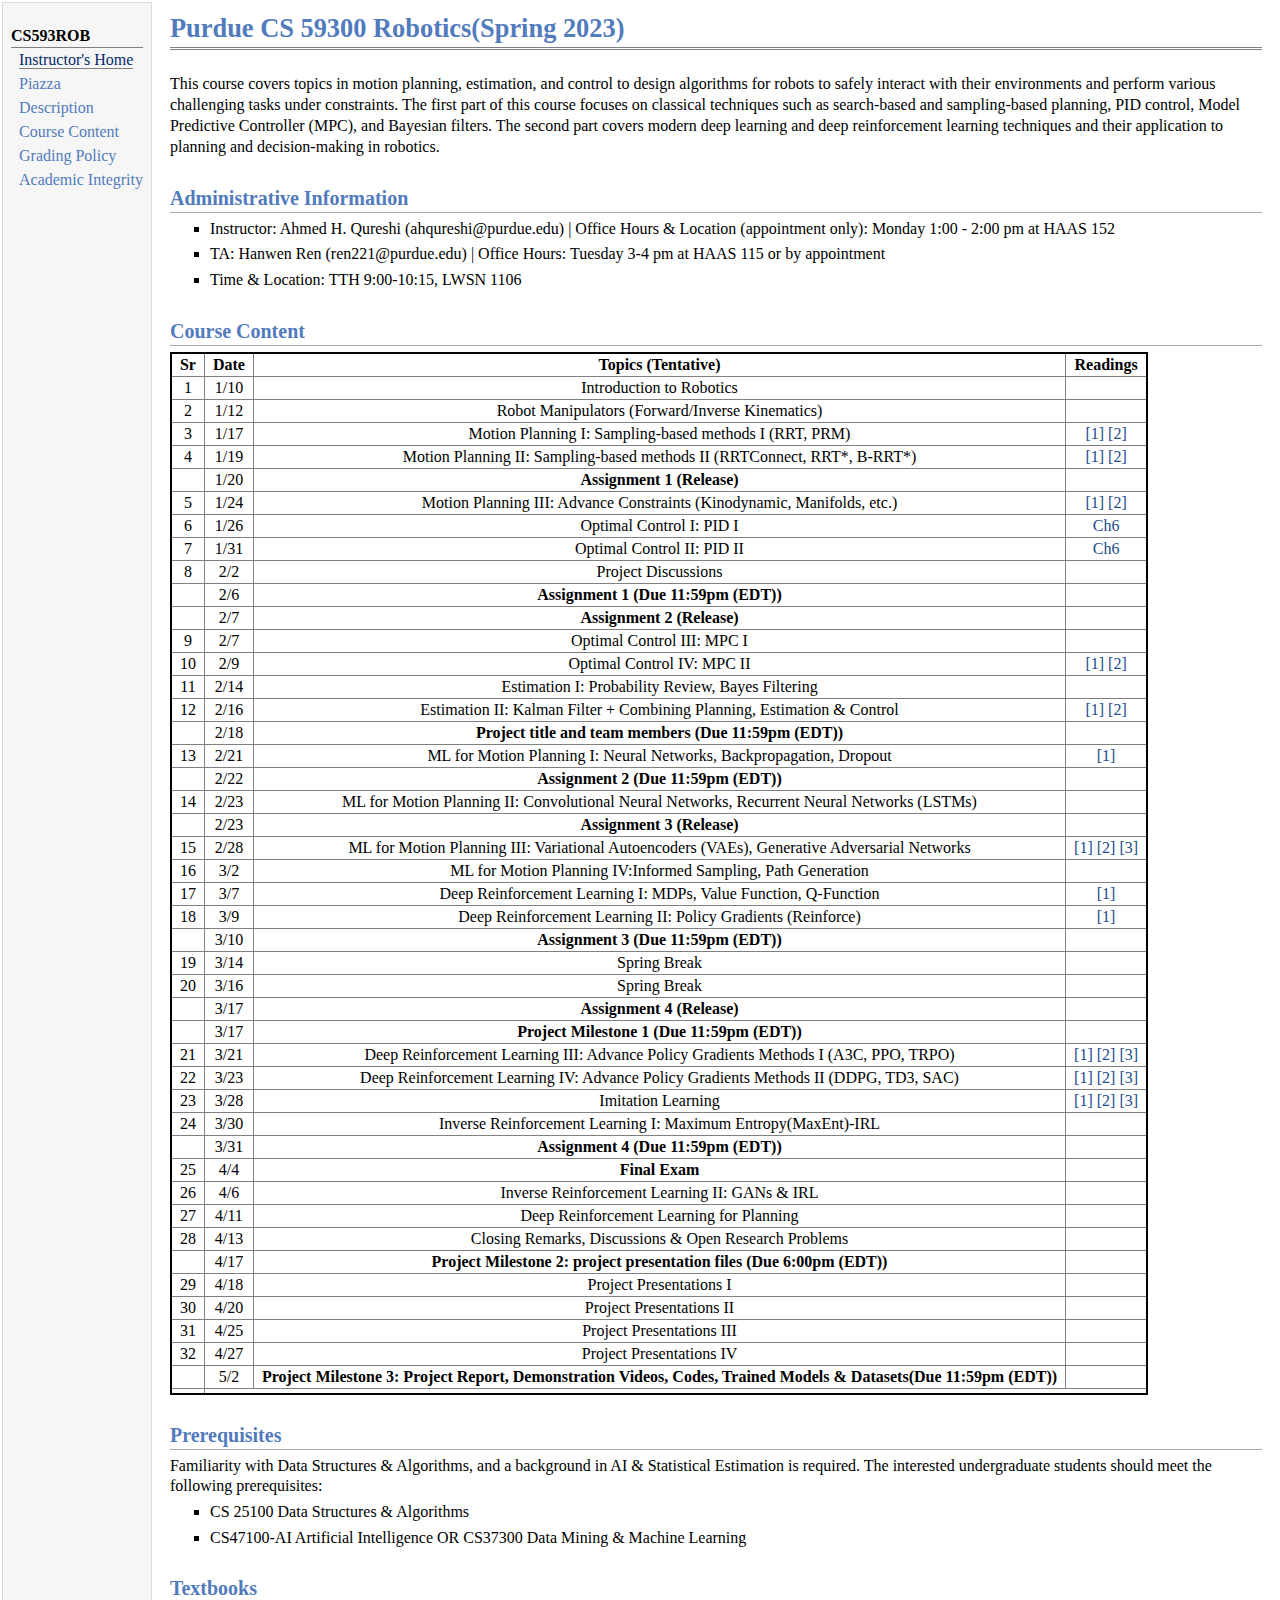
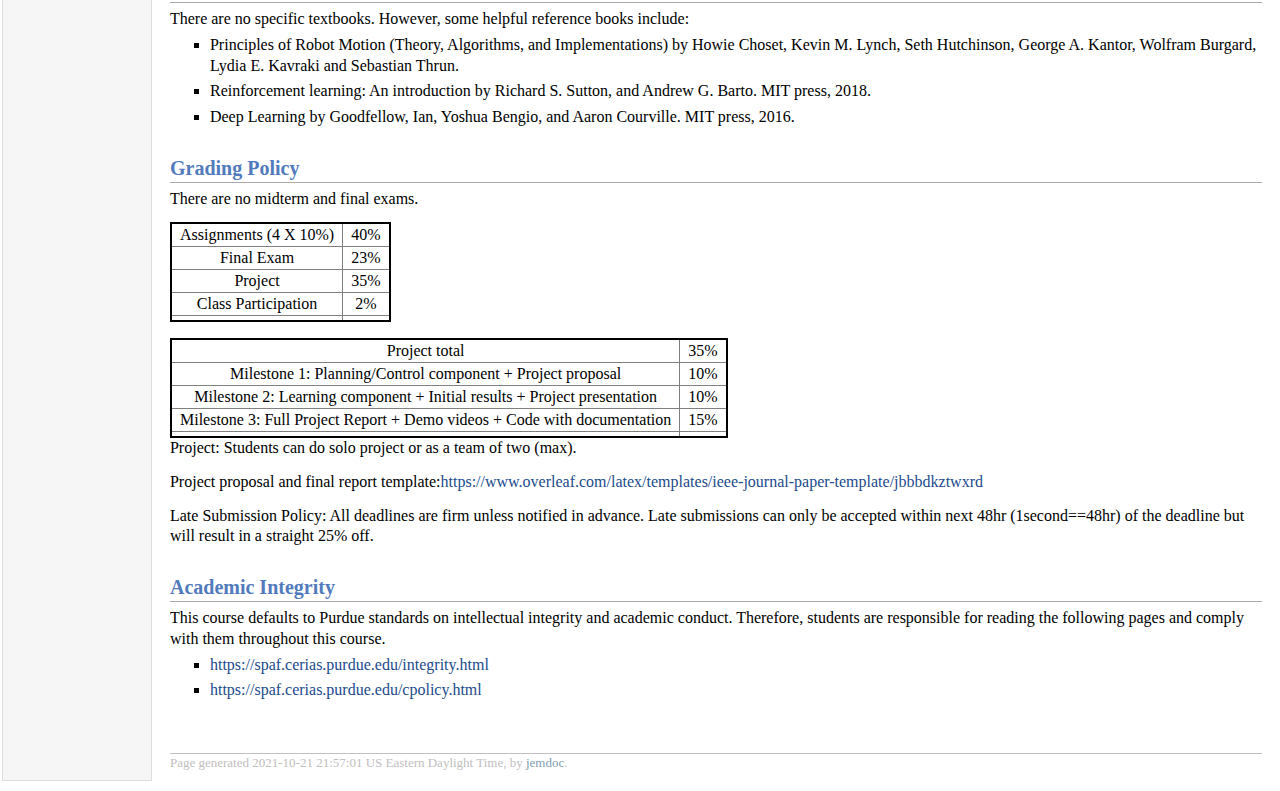
<file: sp23.html>
<!DOCTYPE html PUBLIC "-//W3C//DTD XHTML 1.1//EN"
  "http://www.w3.org/TR/xhtml11/DTD/xhtml11.dtd">
<html xmlns="http://www.w3.org/1999/xhtml" xml:lang="en">
<head>
<meta name="generator" content="jemdoc, see http://jemdoc.jaboc.net/" />
<meta http-equiv="Content-Type" content="text/html;charset=utf-8" />
<link rel="stylesheet" href="jemdoc.css" type="text/css" />
<title>Purdue CS 59300 Robotics (Spring 2023)</title>
</head>
<body>
<table summary="Table for page layout." id="tlayout">
<tr valign="top">
<td id="layout-menu">
<div class="menu-category">CS593ROB</div>
<div class="menu-item"><a href="index.html" class="current">Instructor's Home</a></div>
<div class="menu-item"><a href="https://piazza.com/purdue/spring2023/cs59300rob">Piazza</a></div>
<div class="menu-item"><a href="sp23.html#des">Description</a></div>
<div class="menu-item"><a href="sp23.html#course">Course Content</a></div>
<div class="menu-item"><a href="sp23.html#gp">Grading Policy</a></div>
<div class="menu-item"><a href="sp23.html#ai">Academic Integrity</a></div>
</td>
<td id="layout-content">
<div id="toptitle">
<h1 id="des">Purdue CS 59300 Robotics(Spring 2023)</h1>
</div>
<p>This course covers topics in motion planning, estimation, and control to design algorithms for robots to safely interact with their environments and perform various challenging tasks under constraints. The first part of this course focuses on classical techniques such as search-based and sampling-based planning, PID control, Model Predictive Controller (MPC), and Bayesian filters. The second part covers modern deep learning and deep reinforcement learning techniques and their application to planning and decision-making in robotics. </p>
<h2>Administrative Information</h2>
<ul>
<li><p>Instructor: Ahmed H. Qureshi (ahqureshi@purdue.edu) | Office Hours & Location (appointment only): Monday 1:00 - 2:00 pm at HAAS 152</p>
</li>
<li><p>TA: Hanwen Ren (ren221@purdue.edu) | Office Hours: Tuesday 3-4 pm at HAAS 115 or by appointment</p>
</li>
<li><p>Time &amp; Location: TTH 9:00-10:15, LWSN 1106</p>
</li>
</ul>
<h2>Course Content </h2>
<table id="course">
<tr class="r1"><td class="c1"><b>Sr</b> </td><td class="c2"> <b>Date</b> </td><td class="c3"> <b>Topics (Tentative)</b> </td><td class="c4"> <b>Readings</b> </td></tr>
<tr class="r2"><td class="c1">1 </td><td class="c2"> 1/10 </td><td class="c3"> Introduction to Robotics </td><td class="c4"> </td></tr>
<tr class="r3"><td class="c1">2 </td><td class="c2">1/12 </td><td class="c3"> Robot Manipulators (Forward/Inverse Kinematics)</td><td class="c4"> </td></tr>
<tr class="r4"><td class="c1">3 </td><td class="c2">1/17 </td><td class="c3"> Motion Planning I: Sampling-based methods I (RRT, PRM)</td><td class="c4"> <a href="http://msl.cs.uiuc.edu/~lavalle/papers/LavKuf01.pdf">[1]</a> <a href="https://www.cs.cmu.edu/~motionplanning/papers/sbp_papers/PRM/prmbasic_01.pdf">[2]</a></td></tr>
<tr class="r5"><td class="c1">4 </td><td class="c2">1/19 </td><td class="c3"> Motion Planning II: Sampling-based methods II (RRTConnect, RRT*, B-RRT*)</td><td class="c4"> <a href="https://www.cs.cmu.edu/afs/cs/academic/class/15494-s12/readings/kuffner_icra2000.pdf">[1]</a> <a href="https://arxiv.org/pdf/1105.1186.pdf">[2]</a> </td></tr>
<tr class="r6"><td class="c1"></td><td class="c2">1/20 </td><td class="c3"> <b>Assignment 1 (Release)</b></td><td class="c4"> </td></tr>
<tr class="r7"><td class="c1">5 </td><td class="c2">1/24 </td><td class="c3"> Motion Planning III: Advance Constraints (Kinodynamic, Manifolds, etc.) </td><td class="c4"> <a href="https://personalrobotics.cs.washington.edu/publications/berenson2011task.pdf">[1]</a> <a href="http://kavrakilab.org/publications/kingston2018sampling-based-methods-for-motion-planning.pdf">[2]</a> </td></tr>
<tr class="r8"><td class="c1">6 </td><td class="c2">1/26 </td><td class="c3"> Optimal Control I: PID I</td><td class="c4"> <a href="https://link.springer.com/referencework/10.1007/978-3-540-30301-5">Ch6</a></td></tr>
<tr class="r9"><td class="c1">7 </td><td class="c2">1/31 </td><td class="c3"> Optimal Control II: PID II</td><td class="c4"><a href="https://link.springer.com/referencework/10.1007/978-3-540-30301-5">Ch6</a></td></tr>
<tr class="r10"><td class="c1">8 </td><td class="c2">2/2  </td><td class="c3"> Project Discussions</td><td class="c4"> </td></tr>
<tr class="r11"><td class="c1"></td><td class="c2">2/6 </td><td class="c3"> <b>Assignment 1 (Due 11:59pm (EDT))</b></td><td class="c4"> </td></tr>
<tr class="r12"><td class="c1"></td><td class="c2">2/7 </td><td class="c3"> <b>Assignment 2 (Release)</b></td><td class="c4"> </td></tr>
<tr class="r13"><td class="c1">9 </td><td class="c2">2/7  </td><td class="c3"> Optimal Control III: MPC I</td><td class="c4"> </td></tr>
<tr class="r14"><td class="c1">10 </td><td class="c2">2/9 </td><td class="c3"> Optimal Control IV: MPC II</td><td class="c4"> <a href="https://arxiv.org/pdf/2004.08763.pdf">[1]</a> <a href="https://github.com/homangab/gradcem">[2]</a> </td></tr>
<tr class="r15"><td class="c1">11 </td><td class="c2">2/14 </td><td class="c3"> Estimation I: Probability Review, Bayes Filtering</td><td class="c4"> </td></tr>
<tr class="r16"><td class="c1">12 </td><td class="c2">2/16 </td><td class="c3"> Estimation II: Kalman Filter + Combining Planning, Estimation & Control</td><td class="c4"> <a href="https://www.kalmanfilter.net/default.aspx">[1]</a> <a href="https://www.norbert-freier.de/dateien/kalman_filter_multiplying_normal_distributions_norbert_freier_2013.pdf">[2]</a>  </td></tr>
<tr class="r17"><td class="c1"></td><td class="c2">2/18 </td><td class="c3"> <b>Project title and team members (Due 11:59pm (EDT))</b></td><td class="c4"> </td></tr>
<tr class="r18"><td class="c1">13 </td><td class="c2">2/21 </td><td class="c3">ML for Motion Planning I: Neural Networks, Backpropagation, Dropout</td><td class="c4"> <a href="https://arxiv.org/abs/1907.06013">[1]</a> </td></tr>
<tr class="r21"><td class="c1"></td><td class="c2">2/22 </td><td class="c3"><b>Assignment 2 (Due 11:59pm (EDT))</b></td><td class="c4"> </td></tr>
<tr class="r20"><td class="c1">14 </td><td class="c2">2/23 </td><td class="c3">ML for Motion Planning  II: Convolutional Neural Networks, Recurrent Neural Networks (LSTMs)</td><td class="c4"> </td></tr>
<tr class="r21"><td class="c1"></td><td class="c2">2/23 </td><td class="c3"><b>Assignment 3 (Release)</b></td><td class="c4"> </td></tr>
<tr class="r23"><td class="c1">15 </td><td class="c2">2/28  </td><td class="c3">ML for Motion Planning III: Variational Autoencoders (VAEs), Generative Adversarial Networks
</td><td class="c4"><a href="https://arxiv.org/pdf/1312.6114.pdf">[1]</a> <a href="https://arxiv.org/abs/1709.05448">[2]</a> <a href="https://arxiv.org/abs/1406.2661">[3]</a></td></tr>
<tr class="r24"><td class="c1">16 </td><td class="c2">3/2 </td><td class="c3">ML for Motion Planning IV:Informed Sampling, Path Generation</td><td class="c4"> </td></tr>
<tr class="r25"><td class="c1">17 </td><td class="c2">3/7  </td><td class="c3"> Deep Reinforcement Learning I: MDPs, Value Function, Q-Function </td><td class="c4"> <a href="https://web.stanford.edu/class/psych209/Readings/MnihEtAlHassibis15NatureControlDeepRL.pdf">[1]</a> </td></tr>
<tr class="r26"><td class="c1">18 </td><td class="c2">3/9 </td><td class="c3"> Deep Reinforcement Learning II: Policy Gradients (Reinforce) </td><td class="c4"> <a href="https://proceedings.neurips.cc/paper/1999/file/464d828b85b0bed98e80ade0a5c43b0f-Paper.pdf">[1]</a> </td></tr>
<tr class="r27"><td class="c1"></td><td class="c2">3/10 </td><td class="c3"> <b>Assignment 3 (Due 11:59pm (EDT))</b></td><td class="c4"> </td></tr>
<tr class="r28"><td class="c1">19 </td><td class="c2">3/14 </td><td class="c3">Spring Break</td><td class="c4"> </td></tr>
<tr class="r29"><td class="c1">20 </td><td class="c2">3/16 </td><td class="c3"> Spring Break</td><td class="c4"> </td></tr>
<tr class="r30"><td class="c1"></td><td class="c2">3/17 </td><td class="c3"> <b>Assignment 4 (Release)</b></td><td class="c4"> </td></tr>
<tr class="r31"><td class="c1"></td><td class="c2">3/17 </td><td class="c3"> <b>Project Milestone 1 (Due 11:59pm (EDT))</b></td><td class="c4"> </td></tr>
<tr class="r32"><td class="c1">21 </td><td class="c2">3/21 </td><td class="c3"> Deep Reinforcement Learning III: Advance Policy Gradients Methods I (A3C, PPO, TRPO)</td><td class="c4"> <a href="https://arxiv.org/pdf/1602.01783.pdf">[1]</a> <a href="https://arxiv.org/pdf/1506.02438.pdf">[2]</a> <a href="https://arxiv.org/pdf/1509.02971.pdf">[3]</a> </td></tr>
<tr class="r33"><td class="c1">22 </td><td class="c2">3/23 </td><td class="c3"> Deep Reinforcement Learning IV: Advance Policy Gradients Methods II (DDPG, TD3, SAC)</td><td class="c4"> <a href="https://arxiv.org/abs/1502.05477">[1]</a> <a href="https://arxiv.org/abs/1707.06347">[2]</a> <a href="https://arxiv.org/pdf/1802.09477.pdf">[3]</a> </td></tr>
<tr class="r34"><td class="c1">23 </td><td class="c2">3/28 </td><td class="c3"> Imitation Learning </td><td class="c4"><a href="https://www.cs.cmu.edu/~sross1/publications/Ross-AIStats10-paper.pdf">[1]</a> <a href="https://arxiv.org/pdf/1011.0686.pdf">[2]</a> <a href="https://proceedings.neurips.cc/paper/2016/file/cc7e2b878868cbae992d1fb743995d8f-Paper.pdf">[3] </td></tr>
<tr class="r35"><td class="c1">24 </td><td class="c2">3/30 </td><td class="c3"> Inverse Reinforcement Learning I: Maximum Entropy(MaxEnt)-IRL </td><td class="c4"> </td></tr>
<tr class="r36"><td class="c1"></td><td class="c2">3/31 </td><td class="c3"> <b>Assignment 4 (Due 11:59pm (EDT))</b></td><td class="c4"> </td></tr>
<tr class="r37"><td class="c1">25 </td><td class="c2">4/4  </td><td class="c3"><b>Final Exam</b></td><td class="c4"> </td></tr>
<tr class="r38"><td class="c1">26 </td><td class="c2">4/6  </td><td class="c3">Inverse Reinforcement Learning II: GANs &amp; IRL </td><td class="c4"> </td></tr>
<tr class="r39"><td class="c1">27 </td><td class="c2">4/11 </td><td class="c3"> Deep Reinforcement Learning for Planning</td><td class="c4"> </td></tr>
<tr class="r41"><td class="c1">28 </td><td class="c2">4/13 </td><td class="c3"> Closing Remarks, Discussions &amp; Open Research Problems</td><td class="c4"> </td></tr>
<tr class="r40"><td class="c1"></td><td class="c2">4/17 </td><td class="c3"> <b> Project Milestone 2: project presentation files (Due 6:00pm (EDT))</b></td><td class="c4"> </td></tr>
<tr class="r42"><td class="c1">29 </td><td class="c2">4/18 </td><td class="c3"> Project Presentations I</td><td class="c4"> </td></tr>
<tr class="r43"><td class="c1">30 </td><td class="c2">4/20 </td><td class="c3"> Project Presentations II</td><td class="c4"> </td></tr>
<tr class="r44"><td class="c1">31 </td><td class="c2">4/25 </td><td class="c3"> Project Presentations III</td><td class="c4"> </td></tr>
<tr class="r45"><td class="c1">32 </td><td class="c2">4/27 </td><td class="c3"> Project Presentations IV</td><td class="c4"> </td></tr>
<tr class="r46"><td class="c1"></td><td class="c2">5/2 </td><td class="c3"> <b>Project Milestone 3: Project Report, Demonstration Videos, Codes, Trained Models &amp; Datasets(Due 11:59pm (EDT))</b></td><td class="c2"> </td></tr>
<tr class="r47"><td class="c1">
</td></tr></table>
<h2 id="prereq">Prerequisites</h2>
<p>Familiarity with Data Structures &amp; Algorithms, and a background in AI &amp; Statistical Estimation is required. The interested undergraduate students should meet the following prerequisites:</p>
<ul>
<li><p>CS 25100 Data Structures &amp; Algorithms</p>
</li>
<li><p>CS47100-AI Artificial Intelligence OR CS37300 Data Mining &amp; Machine Learning</p>
</li>
</ul>
<h2 id="tbook">Textbooks</h2>
<p>There are no specific textbooks. However, some helpful reference books include: </p>
<ul>
<li><p>Principles of Robot Motion (Theory, Algorithms, and Implementations) by Howie Choset, Kevin M. Lynch, Seth Hutchinson, George A. Kantor, Wolfram Burgard, Lydia E. Kavraki and Sebastian Thrun. </p>
</li>
<li><p>Reinforcement learning: An introduction by Richard S. Sutton, and Andrew G. Barto. MIT press, 2018.</p>
</li>
<li><p>Deep Learning by Goodfellow, Ian, Yoshua Bengio, and Aaron Courville. MIT press, 2016.</p>
</li>
</ul>
<h2 id="gp">Grading Policy</h2>
<p>There are no midterm and final exams. </p>
<table id="Grading">
<tr class="r1"><td class="c1">Assignments (4 X 10%) </td><td class="c2"> 40% </td></tr>
<tr class="r1"><td class="c1">Final Exam </td><td class="c2"> 23% </td></tr>
<tr class="r2"><td class="c1">Project </td><td class="c2"> 35% </td></tr>
<tr class="r5"><td class="c1">Class Participation </td><td class="c2"> 2% </td></tr>
<tr class="r6"><td class="c1">
</td></tr></table>
<table id="Grading2">
<tr class="r1"><td class="c1">Project total </td><td class="c2"> 35% </td></tr>
<tr class="r3"><td class="c1">Milestone 1: Planning/Control component + Project proposal</td><td class="c2"> 10% </td></tr>
<tr class="r4"><td class="c1">Milestone 2: Learning component + Initial results + Project presentation</td><td class="c2"> 10% </td></tr>
<tr class="r5"><td class="c1">Milestone 3: Full Project Report + Demo videos + Code with documentation</td><td class="c2"> 15% </td></tr>
<tr class="r6"><td class="c1">
</td></tr></table>  
<p>Project: Students can do solo project or as a team of two (max).</p>
<p>Project proposal and final report template:<a href="https://www.overleaf.com/latex/templates/ieee-journal-paper-template/jbbbdkztwxrd">https://www.overleaf.com/latex/templates/ieee-journal-paper-template/jbbbdkztwxrd</a></p>
<p>Late Submission Policy: All deadlines are firm unless notified in advance. Late submissions can only be accepted within next 48hr (1second==48hr) of the deadline but will result in a straight 25% off.</p>
<h2 id="ai">Academic Integrity</h2>
<p>This course defaults to Purdue standards on intellectual integrity and academic conduct. Therefore, students are responsible for reading the following pages and comply with them throughout this course.</p>
<ul>
<li><p><a href="https://spaf.cerias.purdue.edu/integrity.html">https://spaf.cerias.purdue.edu/integrity.html</a></p>
</li>
<li><p><a href="https://spaf.cerias.purdue.edu/cpolicy.html">https://spaf.cerias.purdue.edu/cpolicy.html</a></p>
</li>
</ul>
<div id="footer">
<div id="footer-text">
Page generated 2021-10-21 21:57:01 US Eastern Daylight Time, by <a href="http://jemdoc.jaboc.net/">jemdoc</a>.
</div>
</div>
</td>
</tr>
</table>
</body>
</html>
</file>
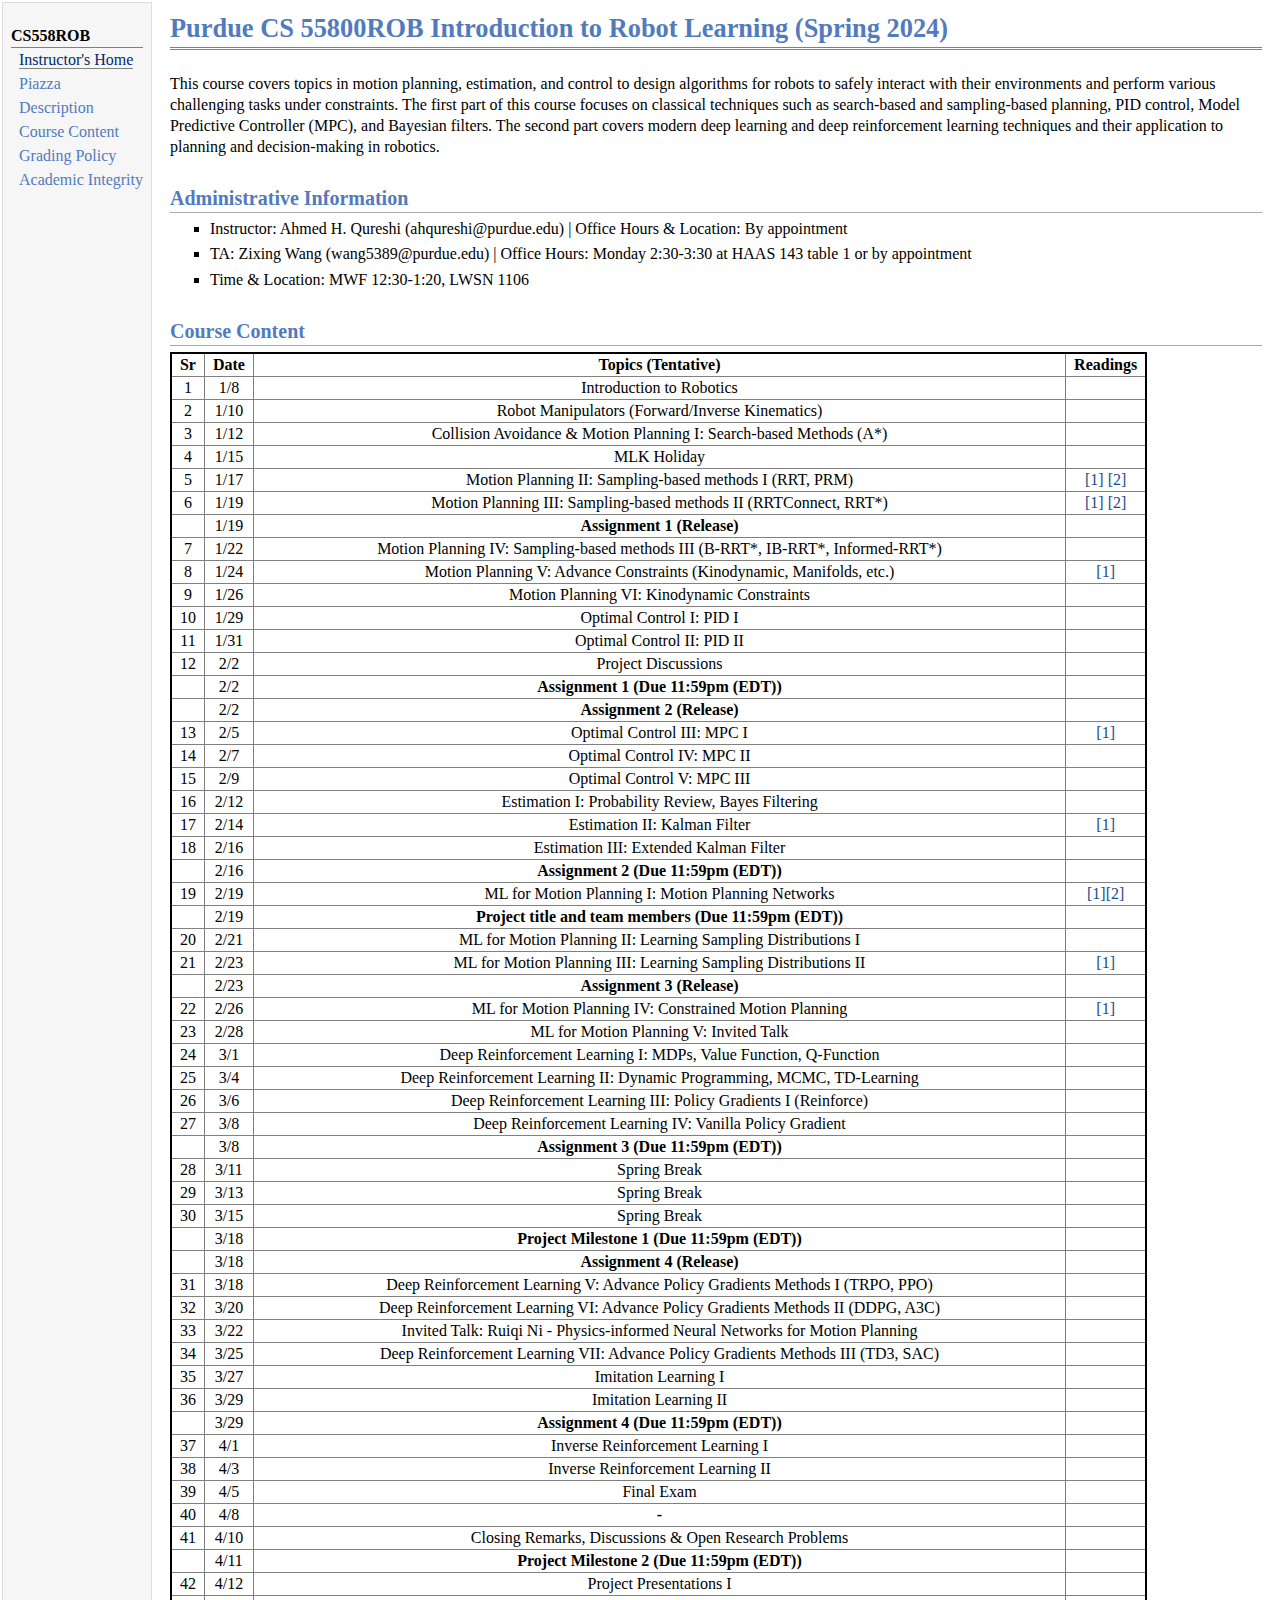
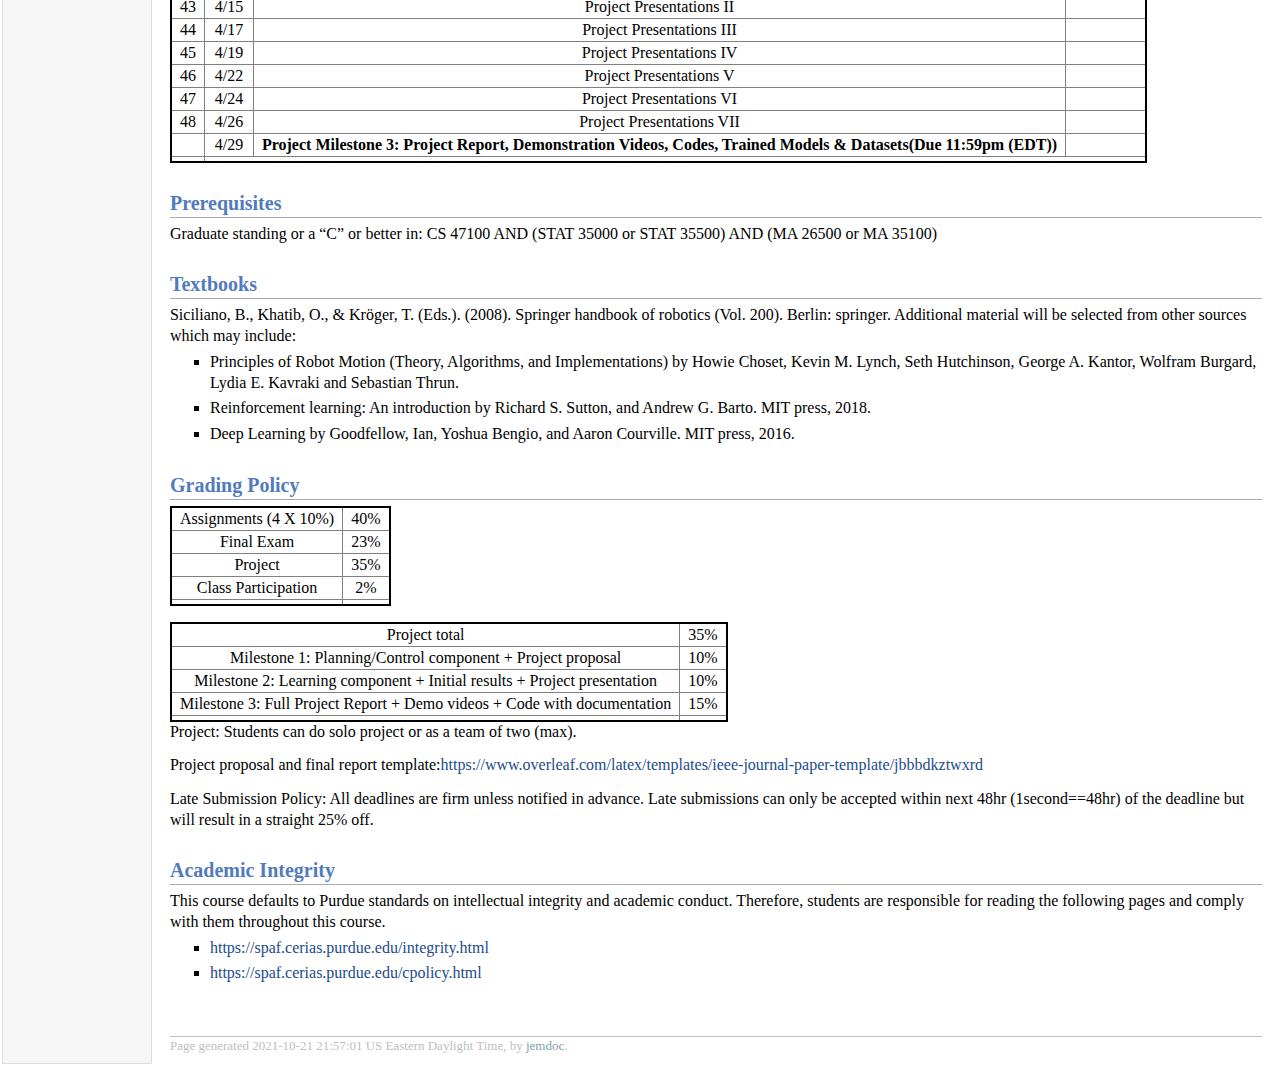
<file: sp24.html>
<!DOCTYPE html PUBLIC "-//W3C//DTD XHTML 1.1//EN"
  "http://www.w3.org/TR/xhtml11/DTD/xhtml11.dtd">
<html xmlns="http://www.w3.org/1999/xhtml" xml:lang="en">
<head>
<meta name="generator" content="jemdoc, see http://jemdoc.jaboc.net/" />
<meta http-equiv="Content-Type" content="text/html;charset=utf-8" />
<link rel="stylesheet" href="jemdoc.css" type="text/css" />
<title>Purdue CS 55800ROB Introduction to Robot Learning (Spring 2024)</title>
</head>
<body>
<table summary="Table for page layout." id="tlayout">
<tr valign="top">
<td id="layout-menu">
<div class="menu-category">CS558ROB</div>
<div class="menu-item"><a href="index.html" class="current">Instructor's Home</a></div>
<div class="menu-item"><a href="https://piazza.com/purdue/spring2024/cs558rob">Piazza</a></div>
<div class="menu-item"><a href="sp24.html#des">Description</a></div>
<div class="menu-item"><a href="sp24.html#course">Course Content</a></div>
<div class="menu-item"><a href="sp24.html#gp">Grading Policy</a></div>
<div class="menu-item"><a href="sp24.html#ai">Academic Integrity</a></div>
</td>
<td id="layout-content">
<div id="toptitle">
<h1 id="des">Purdue CS 55800ROB Introduction to Robot Learning (Spring 2024)</h1>
</div>
<p>This course covers topics in motion planning, estimation, and control to design algorithms for robots to safely interact with their environments and perform various challenging tasks under constraints. The first part of this course focuses on classical techniques such as search-based and sampling-based planning, PID control, Model Predictive Controller (MPC), and Bayesian filters. The second part covers modern deep learning and deep reinforcement learning techniques and their application to planning and decision-making in robotics. </p>
<h2>Administrative Information</h2>
<ul>
<li><p>Instructor: Ahmed H. Qureshi (ahqureshi@purdue.edu) | Office Hours & Location: By appointment</p>
</li>
<li><p>TA: Zixing Wang (wang5389@purdue.edu) | Office Hours: Monday 2:30-3:30 at HAAS 143 table 1 or by appointment</p>
</li>
<li><p>Time &amp; Location: MWF 12:30-1:20, LWSN 1106</p>
</li>
</ul>
<h2>Course Content </h2>
<table id="course">
<tr class="r1"><td class="c1"><b>Sr</b> </td><td class="c2"> <b>Date</b> </td><td class="c3"> <b>Topics (Tentative)</b> </td><td class="c4"> <b>Readings</b> </td></tr>
<tr class="r2"><td class="c1">1 </td><td class="c2"> 1/8 </td><td class="c3"> Introduction to Robotics </td><td class="c4"> </td></tr>
<tr class="r3"><td class="c1">2 </td><td class="c2">1/10 </td><td class="c3"> Robot Manipulators (Forward/Inverse Kinematics)</td><td class="c4"> </td></tr>
<tr class="r4"><td class="c1">3 </td><td class="c2">1/12 </td><td class="c3"> Collision Avoidance & Motion Planning I: Search-based Methods (A*)</td><td class="c4"> </td></tr>
<tr class="r4"><td class="c1">4 </td><td class="c2">1/15 </td><td class="c3"> MLK Holiday</td><td class="c4"> </td></tr>
<tr class="r4"><td class="c1">5 </td><td class="c2">1/17 </td><td class="c3"> Motion Planning II: Sampling-based methods I (RRT, PRM)</td><td class="c4"><a href="http://msl.cs.uiuc.edu/~lavalle/papers/LavKuf01.pdf">[1]</a> <a href="https://www.cs.cmu.edu/~motionplanning/papers/sbp_papers/PRM/prmbasic_01.pdf">[2]</a></td></tr>
<tr class="r5"><td class="c1">6 </td><td class="c2">1/19 </td><td class="c3"> Motion Planning III: Sampling-based methods II (RRTConnect, RRT*)</td><td class="c4"><a href="https://www.cs.cmu.edu/afs/cs/academic/class/15494-s12/readings/kuffner_icra2000.pdf">[1]</a> <a href="https://arxiv.org/pdf/1105.1186.pdf">[2]</a> </td></tr>
<tr class="r6"><td class="c1"></td><td class="c2">1/19 </td><td class="c3"> <b>Assignment 1 (Release)</b></td><td class="c4"> </td></tr>
<tr class="r5"><td class="c1">7 </td><td class="c2">1/22 </td><td class="c3"> Motion Planning IV: Sampling-based methods III (B-RRT*, IB-RRT*, Informed-RRT*)</td><td class="c4"> </td></tr>
<tr class="r7"><td class="c1">8 </td><td class="c2">1/24 </td><td class="c3"> Motion Planning V: Advance Constraints (Kinodynamic, Manifolds, etc.) </td><td class="c4"> <a href="https://personalrobotics.cs.washington.edu/publications/berenson2011task.pdf">[1]</a> </td></tr>
<tr class="r10"><td class="c1">9 </td><td class="c2">1/26  </td><td class="c3"> Motion Planning VI: Kinodynamic Constraints</td><td class="c4"> </td></tr>
<tr class="r10"><td class="c1">10 </td><td class="c2">1/29  </td><td class="c3"> Optimal Control I: PID I</td><td class="c4"> </td></tr>
<tr class="r10"><td class="c1">11 </td><td class="c2">1/31  </td><td class="c3"> Optimal Control II: PID II</td><td class="c4"> </td></tr>
<tr class="r10"><td class="c1">12 </td><td class="c2">2/2  </td><td class="c3"> Project Discussions</td><td class="c4"> </td></tr>
<tr class="r6"><td class="c1"></td><td class="c2">2/2 </td><td class="c3"> <b>Assignment 1 (Due 11:59pm (EDT))</b></td><td class="c4"> </td></tr>
<tr class="r6"><td class="c1"></td><td class="c2">2/2 </td><td class="c3"> <b>Assignment 2 (Release)</b></td><td class="c4"> </td></tr>
<tr class="r13"><td class="c1">13</td><td class="c2">2/5  </td><td class="c3"> Optimal Control III: MPC I</td><td class="c4"><a href="https://arxiv.org/pdf/2004.08763.pdf">[1]</a> </td></tr>
<tr class="r14"><td class="c1">14 </td><td class="c2">2/7 </td><td class="c3"> Optimal Control IV: MPC II</td><td class="c4"> </td></tr>
<tr class="r14"><td class="c1">15 </td><td class="c2">2/9 </td><td class="c3"> Optimal Control V: MPC III</td><td class="c4"> </td></tr>
<tr class="r15"><td class="c1">16 </td><td class="c2">2/12 </td><td class="c3"> Estimation I: Probability Review, Bayes Filtering</td><td class="c4"> </td></tr>
<tr class="r15"><td class="c1">17 </td><td class="c2">2/14 </td><td class="c3"> Estimation II: Kalman Filter</td><td class="c4"><a href="https://www.norbert-freier.de/dateien/kalman_filter_multiplying_normal_distributions_norbert_freier_2013.pdf">[1]</a> </td></tr>
<tr class="r15"><td class="c1">18 </td><td class="c2">2/16 </td><td class="c3"> Estimation III: Extended Kalman Filter</td><td class="c4"> </td></tr>
<tr class="r6"><td class="c1"></td><td class="c2">2/16 </td><td class="c3"> <b>Assignment 2 (Due 11:59pm (EDT))</b></td><td class="c4"> </td></tr>
<tr class="r15"><td class="c1">19 </td><td class="c2">2/19 </td><td class="c3"> ML for Motion Planning I: Motion Planning Networks</td><td class="c4"><a href="https://arxiv.org/pdf/1806.05767.pdf">[1]</a><a href="https://arxiv.org/pdf/1907.06013.pdf">[2]</a> </td></tr>
<tr class="r6"><td class="c1"></td><td class="c2">2/19 </td><td class="c3"> <b>Project title and team members (Due 11:59pm (EDT))</b></td><td class="c4"> </td></tr>
<tr class="r15"><td class="c1">20 </td><td class="c2">2/21 </td><td class="c3"> ML for Motion Planning II: Learning Sampling Distributions I</td><td class="c4"> </td></tr>
<tr class="r15"><td class="c1">21 </td><td class="c2">2/23 </td><td class="c3"> ML for Motion Planning III: Learning Sampling Distributions II</td><td class="c4"> <a href="https://arxiv.org/pdf/1709.05448.pdf">[1]</a> </td></tr>
<tr class="r6"><td class="c1"></td><td class="c2">2/23 </td><td class="c3"> <b>Assignment 3 (Release)</b></td><td class="c4"> </td></tr>
<tr class="r15"><td class="c1">22 </td><td class="c2">2/26 </td><td class="c3"> ML for Motion Planning IV: Constrained Motion Planning</td><td class="c4"><a href="https://arxiv.org/pdf/2010.08707.pdf">[1]</a> </td></tr>
<tr class="r15"><td class="c1">23 </td><td class="c2">2/28 </td><td class="c3"> ML for Motion Planning V: Invited Talk</td><td class="c4"> </td></tr>
<tr class="r15"><td class="c1">24 </td><td class="c2">3/1 </td><td class="c3"> Deep Reinforcement Learning I: MDPs, Value Function, Q-Function</td><td class="c4"> </td></tr>
<tr class="r15"><td class="c1">25 </td><td class="c2">3/4 </td><td class="c3"> Deep Reinforcement Learning II: Dynamic Programming, MCMC, TD-Learning</td><td class="c4"> </td></tr>
<tr class="r15"><td class="c1">26 </td><td class="c2">3/6 </td><td class="c3"> Deep Reinforcement Learning III: Policy Gradients I (Reinforce)</td><td class="c4"> </td></tr>
<tr class="r15"><td class="c1">27 </td><td class="c2">3/8 </td><td class="c3"> Deep Reinforcement Learning IV: Vanilla Policy Gradient</td><td class="c4"> </td></tr>
<tr class="r6"><td class="c1"></td><td class="c2">3/8 </td><td class="c3"> <b>Assignment 3 (Due 11:59pm (EDT))</b></td><td class="c4"> </td></tr>
<tr class="r15"><td class="c1"> 28</td><td class="c2">3/11</td><td class="c3"> Spring Break</td><td class="c4"> </td></tr>
<tr class="r15"><td class="c1"> 29</td><td class="c2">3/13</td><td class="c3"> Spring Break</td><td class="c4"> </td></tr>
<tr class="r15"><td class="c1"> 30</td><td class="c2">3/15</td><td class="c3"> Spring Break</td><td class="c4"> </td></tr>
<tr class="r6"><td class="c1"></td><td class="c2">3/18 </td><td class="c3"> <b>Project Milestone 1 (Due 11:59pm (EDT))</b></td><td class="c4"> </td></tr>
<tr class="r6"><td class="c1"></td><td class="c2">3/18 </td><td class="c3"> <b>Assignment 4 (Release)</b></td><td class="c4"> </td></tr>
<tr class="r32"><td class="c1">31 </td><td class="c2">3/18 </td><td class="c3"> Deep Reinforcement Learning V: Advance Policy Gradients Methods I (TRPO, PPO)</td><td class="c4"> </td></tr>
<tr class="r33"><td class="c1">32 </td><td class="c2">3/20 </td><td class="c3"> Deep Reinforcement Learning VI: Advance Policy Gradients Methods II (DDPG, A3C)</td><td class="c4"></td></tr>
<tr class="r33"><td class="c1">33 </td><td class="c2">3/22 </td><td class="c3"> Invited Talk: Ruiqi Ni - Physics-informed Neural Networks for Motion Planning</td><td class="c4"> </td></tr>
<tr class="r33"><td class="c1">34 </td><td class="c2">3/25 </td><td class="c3"> Deep Reinforcement Learning VII: Advance Policy Gradients Methods III (TD3, SAC)</td><td class="c4"> </td></tr>
<tr class="r33"><td class="c1">35 </td><td class="c2">3/27 </td><td class="c3"> Imitation Learning I</td><td class="c4"> </td></tr>
<tr class="r33"><td class="c1">36 </td><td class="c2">3/29 </td><td class="c3"> Imitation Learning II</td><td class="c4"> </td></tr>
<tr class="r6"><td class="c1"></td><td class="c2">3/29 </td><td class="c3"> <b>Assignment 4 (Due 11:59pm (EDT))</b></td><td class="c4"> </td></tr>
<tr class="r33"><td class="c1">37 </td><td class="c2">4/1 </td><td class="c3"> Inverse Reinforcement Learning I</td><td class="c4"> </td></tr>
<tr class="r33"><td class="c1">38 </td><td class="c2">4/3 </td><td class="c3"> Inverse Reinforcement Learning II</td><td class="c4"> </td></tr>
<tr class="r33"><td class="c1">39 </td><td class="c2">4/5 </td><td class="c3"> Final Exam</td><td class="c4"> </td></tr>
<tr class="r37"><td class="c1">40 </td><td class="c2">4/8  </td><td class="c3"><b>-</b></td><td class="c4"> </td></tr>
<tr class="r41"><td class="c1">41 </td><td class="c2">4/10 </td><td class="c3"> Closing Remarks, Discussions &amp; Open Research Problems</td><td class="c4"> </td></tr>
<tr class="r6"><td class="c1"></td><td class="c2">4/11 </td><td class="c3"> <b>Project Milestone 2 (Due 11:59pm (EDT))</b></td><td class="c4"> </td></tr>
<tr class="r42"><td class="c1">42 </td><td class="c2">4/12 </td><td class="c3"> Project Presentations I</td><td class="c4"> </td></tr>
<tr class="r43"><td class="c1">43 </td><td class="c2">4/15 </td><td class="c3"> Project Presentations II</td><td class="c4"> </td></tr>
<tr class="r44"><td class="c1">44 </td><td class="c2">4/17 </td><td class="c3"> Project Presentations III</td><td class="c4"> </td></tr>
<tr class="r45"><td class="c1">45 </td><td class="c2">4/19 </td><td class="c3"> Project Presentations IV</td><td class="c4"> </td></tr>
<tr class="r45"><td class="c1">46 </td><td class="c2">4/22 </td><td class="c3"> Project Presentations V</td><td class="c4"> </td></tr>
<tr class="r45"><td class="c1">47 </td><td class="c2">4/24 </td><td class="c3"> Project Presentations VI</td><td class="c4"> </td></tr>
<tr class="r45"><td class="c1">48 </td><td class="c2">4/26 </td><td class="c3"> Project Presentations VII</td><td class="c4"> </td></tr>
<tr class="r46"><td class="c1"></td><td class="c2">4/29 </td><td class="c3"> <b>Project Milestone 3: Project Report, Demonstration Videos, Codes, Trained Models &amp; Datasets(Due 11:59pm (EDT))</b></td><td class="c2"> </td></tr>
<tr class="r47"><td class="c1">
</td></tr></table>
<h2 id="prereq">Prerequisites</h2>
<p>Graduate standing or a “C” or better in: CS 47100 AND (STAT 35000 or STAT 35500) AND (MA 26500 or MA 35100)</p>
<h2 id="tbook">Textbooks</h2>
<p>Siciliano, B., Khatib, O., & Kröger, T. (Eds.). (2008). Springer handbook of robotics (Vol. 200). Berlin: springer. Additional material will be selected from other sources which may include: </p>
<ul>
<li><p>Principles of Robot Motion (Theory, Algorithms, and Implementations) by Howie Choset, Kevin M. Lynch, Seth Hutchinson, George A. Kantor, Wolfram Burgard, Lydia E. Kavraki and Sebastian Thrun. </p>
</li>
<li><p>Reinforcement learning: An introduction by Richard S. Sutton, and Andrew G. Barto. MIT press, 2018.</p>
</li>
<li><p>Deep Learning by Goodfellow, Ian, Yoshua Bengio, and Aaron Courville. MIT press, 2016.</p>
</li>
</ul>
<h2 id="gp">Grading Policy</h2>
<table id="Grading">
<tr class="r1"><td class="c1">Assignments (4 X 10%) </td><td class="c2"> 40% </td></tr>
<tr class="r1"><td class="c1">Final Exam </td><td class="c2"> 23% </td></tr>
<tr class="r2"><td class="c1">Project </td><td class="c2"> 35% </td></tr>
<tr class="r5"><td class="c1">Class Participation </td><td class="c2"> 2% </td></tr>
<tr class="r6"><td class="c1">
</td></tr></table>
<table id="Grading2">
<tr class="r1"><td class="c1">Project total </td><td class="c2"> 35% </td></tr>
<tr class="r3"><td class="c1">Milestone 1: Planning/Control component + Project proposal</td><td class="c2"> 10% </td></tr>
<tr class="r4"><td class="c1">Milestone 2: Learning component + Initial results + Project presentation</td><td class="c2"> 10% </td></tr>
<tr class="r5"><td class="c1">Milestone 3: Full Project Report + Demo videos + Code with documentation</td><td class="c2"> 15% </td></tr>
<tr class="r6"><td class="c1">
</td></tr></table>  
<p>Project: Students can do solo project or as a team of two (max).</p>
<p>Project proposal and final report template:<a href="https://www.overleaf.com/latex/templates/ieee-journal-paper-template/jbbbdkztwxrd">https://www.overleaf.com/latex/templates/ieee-journal-paper-template/jbbbdkztwxrd</a></p>
<p>Late Submission Policy: All deadlines are firm unless notified in advance. Late submissions can only be accepted within next 48hr (1second==48hr) of the deadline but will result in a straight 25% off.</p>
<h2 id="ai">Academic Integrity</h2>
<p>This course defaults to Purdue standards on intellectual integrity and academic conduct. Therefore, students are responsible for reading the following pages and comply with them throughout this course.</p>
<ul>
<li><p><a href="https://spaf.cerias.purdue.edu/integrity.html">https://spaf.cerias.purdue.edu/integrity.html</a></p>
</li>
<li><p><a href="https://spaf.cerias.purdue.edu/cpolicy.html">https://spaf.cerias.purdue.edu/cpolicy.html</a></p>
</li>
</ul>
<div id="footer">
<div id="footer-text">
Page generated 2021-10-21 21:57:01 US Eastern Daylight Time, by <a href="http://jemdoc.jaboc.net/">jemdoc</a>.
</div>
</div>
</td>
</tr>
</table>
</body>
</html>
</file>
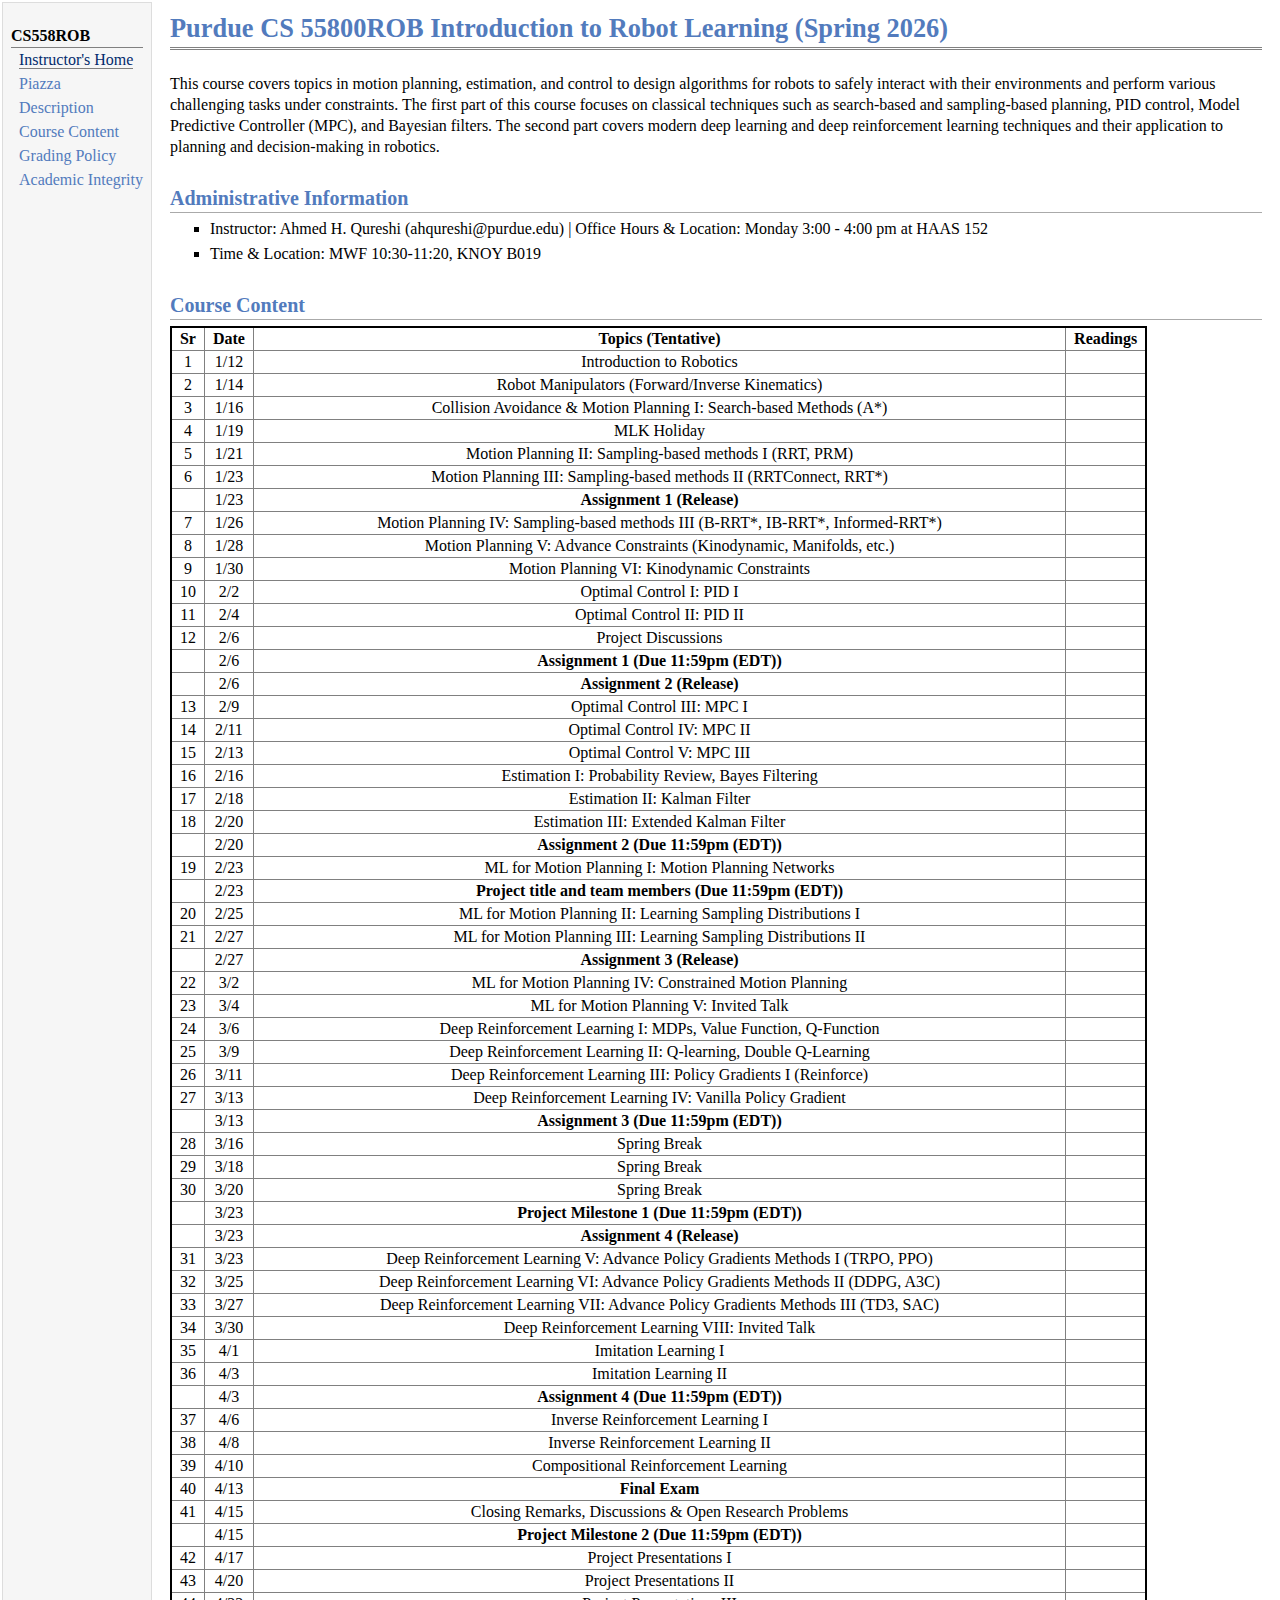
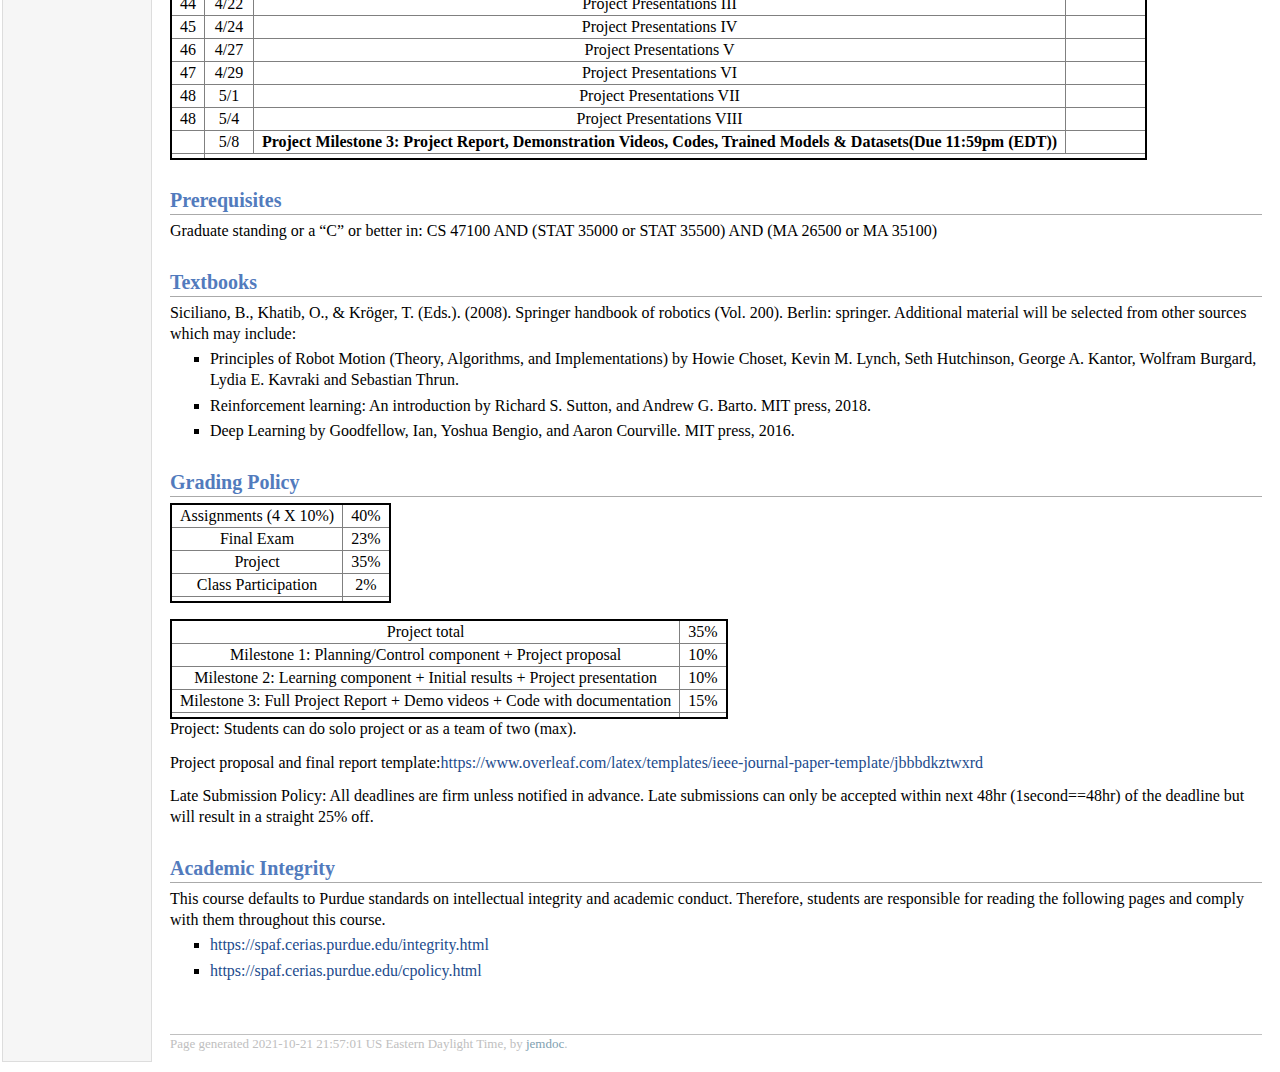
<file: sp26.html>
<!DOCTYPE html PUBLIC "-//W3C//DTD XHTML 1.1//EN"
  "http://www.w3.org/TR/xhtml11/DTD/xhtml11.dtd">
<html xmlns="http://www.w3.org/1999/xhtml" xml:lang="en">
<head>
<meta name="generator" content="jemdoc, see http://jemdoc.jaboc.net/" />
<meta http-equiv="Content-Type" content="text/html;charset=utf-8" />
<link rel="stylesheet" href="jemdoc.css" type="text/css" />
<title>Purdue CS 55800ROB Introduction to Robot Learning (Spring 2026)</title>
</head>
<body>
<table summary="Table for page layout." id="tlayout">
<tr valign="top">
<td id="layout-menu">
<div class="menu-category">CS558ROB</div>
<div class="menu-item"><a href="index.html" class="current">Instructor's Home</a></div>
<div class="menu-item"><a href="#">Piazza</a></div>
<div class="menu-item"><a href="sp26.html#des">Description</a></div>
<div class="menu-item"><a href="sp26.html#course">Course Content</a></div>
<div class="menu-item"><a href="sp26.html#gp">Grading Policy</a></div>
<div class="menu-item"><a href="sp26.html#ai">Academic Integrity</a></div>
</td>
<td id="layout-content">
<div id="toptitle">
<h1 id="des">Purdue CS 55800ROB Introduction to Robot Learning (Spring 2026)</h1>
</div>
<p>This course covers topics in motion planning, estimation, and control to design algorithms for robots to safely interact with their environments and perform various challenging tasks under constraints. The first part of this course focuses on classical techniques such as search-based and sampling-based planning, PID control, Model Predictive Controller (MPC), and Bayesian filters. The second part covers modern deep learning and deep reinforcement learning techniques and their application to planning and decision-making in robotics. </p>
<h2>Administrative Information</h2>
<ul>
<li><p>Instructor: Ahmed H. Qureshi (ahqureshi@purdue.edu) | Office Hours & Location: Monday 3:00 - 4:00 pm at HAAS 152</p>
</li>
<!--<li><p>TA: Troy William Honegger (thonegge@purdue.edu) | Office Hours: Tuesday 12:00 - 1:00pm or by appointment</p>
</li>-->
<li><p>Time &amp; Location: MWF 10:30-11:20, KNOY B019</p>
</li>
</ul>
<h2>Course Content </h2>
<table id="course">
<tr class="r1"><td class="c1"><b>Sr</b> </td><td class="c2"> <b>Date</b> </td><td class="c3"> <b>Topics (Tentative)</b> </td><td class="c4"> <b>Readings</b> </td></tr>
<tr class="r2"><td class="c1">1 </td><td class="c2"> 1/12 </td><td class="c3"> Introduction to Robotics </td><td class="c4"> </td></tr>
<tr class="r3"><td class="c1">2 </td><td class="c2">1/14 </td><td class="c3"> Robot Manipulators (Forward/Inverse Kinematics)</td><td class="c4"> </td></tr>
<tr class="r4"><td class="c1">3 </td><td class="c2">1/16 </td><td class="c3"> Collision Avoidance & Motion Planning I: Search-based Methods (A*)</td><td class="c4"> </td></tr>
<tr class="r4"><td class="c1">4 </td><td class="c2">1/19 </td><td class="c3"> MLK Holiday</td><td class="c4"> </td></tr>
<tr class="r4"><td class="c1">5 </td><td class="c2">1/21 </td><td class="c3"> Motion Planning II: Sampling-based methods I (RRT, PRM)</td><td class="c4"></td></tr>
<tr class="r5"><td class="c1">6 </td><td class="c2">1/23 </td><td class="c3"> Motion Planning III: Sampling-based methods II (RRTConnect, RRT*)</td><td class="c4"> </td></tr>
<tr class="r6"><td class="c1"></td><td class="c2">1/23 </td><td class="c3"> <b>Assignment 1 (Release)</b></td><td class="c4"> </td></tr>
<tr class="r5"><td class="c1">7 </td><td class="c2">1/26 </td><td class="c3"> Motion Planning IV: Sampling-based methods III (B-RRT*, IB-RRT*, Informed-RRT*)</td><td class="c4"> </td></tr>
<tr class="r7"><td class="c1">8 </td><td class="c2">1/28 </td><td class="c3"> Motion Planning V: Advance Constraints (Kinodynamic, Manifolds, etc.) </td><td class="c4"> </a> </td></tr>
<tr class="r10"><td class="c1">9 </td><td class="c2">1/30  </td><td class="c3"> Motion Planning VI: Kinodynamic Constraints</td><td class="c4"> </td></tr>
<tr class="r10"><td class="c1">10 </td><td class="c2">2/2  </td><td class="c3"> Optimal Control I: PID I</td><td class="c4"> </td></tr>
<tr class="r10"><td class="c1">11 </td><td class="c2">2/4  </td><td class="c3"> Optimal Control II: PID II</td><td class="c4"> </td></tr>
<tr class="r10"><td class="c1">12 </td><td class="c2">2/6  </td><td class="c3"> Project Discussions</td><td class="c4"> </td></tr>
<tr class="r6"><td class="c1"></td><td class="c2">2/6 </td><td class="c3"> <b>Assignment 1 (Due 11:59pm (EDT))</b></td><td class="c4"> </td></tr>
<tr class="r6"><td class="c1"></td><td class="c2">2/6 </td><td class="c3"> <b>Assignment 2 (Release)</b></td><td class="c4"> </td></tr>
<tr class="r13"><td class="c1">13</td><td class="c2">2/9  </td><td class="c3"> Optimal Control III: MPC I</td><td class="c4"> </td></tr>
<tr class="r14"><td class="c1">14 </td><td class="c2">2/11 </td><td class="c3"> Optimal Control IV: MPC II</td><td class="c4"> </td></tr>
<tr class="r14"><td class="c1">15 </td><td class="c2">2/13 </td><td class="c3"> Optimal Control V: MPC III</td><td class="c4"> </td></tr>
<tr class="r15"><td class="c1">16 </td><td class="c2">2/16 </td><td class="c3"> Estimation I: Probability Review, Bayes Filtering</td><td class="c4"> </td></tr>
<tr class="r15"><td class="c1">17 </td><td class="c2">2/18 </td><td class="c3"> Estimation II: Kalman Filter</td><td class="c4"> </td></tr>
<tr class="r15"><td class="c1">18 </td><td class="c2">2/20 </td><td class="c3"> Estimation III: Extended Kalman Filter</td><td class="c4"> </td></tr>
<tr class="r6"><td class="c1"></td><td class="c2">2/20 </td><td class="c3"> <b>Assignment 2 (Due 11:59pm (EDT))</b></td><td class="c4"> </td></tr>
<tr class="r15"><td class="c1">19 </td><td class="c2">2/23 </td><td class="c3"> ML for Motion Planning I: Motion Planning Networks</td><td class="c4"> </td></tr>
<tr class="r6"><td class="c1"></td><td class="c2">2/23 </td><td class="c3"> <b>Project title and team members (Due 11:59pm (EDT))</b></td><td class="c4"> </td></tr>
<tr class="r15"><td class="c1">20 </td><td class="c2">2/25 </td><td class="c3"> ML for Motion Planning II: Learning Sampling Distributions I</td><td class="c4"> </td></tr>
<tr class="r15"><td class="c1">21 </td><td class="c2">2/27 </td><td class="c3"> ML for Motion Planning III: Learning Sampling Distributions II</td><td class="c4"> </td></tr>
<tr class="r6"><td class="c1"></td><td class="c2">2/27 </td><td class="c3"> <b>Assignment 3 (Release)</b></td><td class="c4"> </td></tr>
<tr class="r15"><td class="c1">22 </td><td class="c2">3/2 </td><td class="c3"> ML for Motion Planning IV: Constrained Motion Planning</td><td class="c4"> </td></tr>
<tr class="r15"><td class="c1">23 </td><td class="c2">3/4 </td><td class="c3"> ML for Motion Planning V: Invited Talk</td><td class="c4"> </td></tr>
<tr class="r15"><td class="c1">24 </td><td class="c2">3/6 </td><td class="c3"> Deep Reinforcement Learning I: MDPs, Value Function, Q-Function</td><td class="c4"> </td></tr>
<tr class="r15"><td class="c1">25 </td><td class="c2">3/9 </td><td class="c3"> Deep Reinforcement Learning II: Q-learning, Double Q-Learning</td><td class="c4"> </td></tr>
<tr class="r15"><td class="c1">26 </td><td class="c2">3/11 </td><td class="c3"> Deep Reinforcement Learning III: Policy Gradients I (Reinforce)</td><td class="c4"> </td></tr>
<tr class="r15"><td class="c1">27 </td><td class="c2">3/13 </td><td class="c3"> Deep Reinforcement Learning IV: Vanilla Policy Gradient</td><td class="c4"> </td></tr>
<tr class="r6"><td class="c1"></td><td class="c2">3/13 </td><td class="c3"> <b>Assignment 3 (Due 11:59pm (EDT))</b></td><td class="c4"> </td></tr>
<tr class="r15"><td class="c1"> 28</td><td class="c2">3/16</td><td class="c3"> Spring Break</td><td class="c4"> </td></tr>
<tr class="r15"><td class="c1"> 29</td><td class="c2">3/18</td><td class="c3"> Spring Break</td><td class="c4"> </td></tr>
<tr class="r15"><td class="c1"> 30</td><td class="c2">3/20</td><td class="c3"> Spring Break</td><td class="c4"> </td></tr>
<tr class="r6"><td class="c1"></td><td class="c2">3/23 </td><td class="c3"> <b>Project Milestone 1 (Due 11:59pm (EDT))</b></td><td class="c4"> </td></tr>
<tr class="r6"><td class="c1"></td><td class="c2">3/23 </td><td class="c3"> <b>Assignment 4 (Release)</b></td><td class="c4"> </td></tr>
<tr class="r32"><td class="c1">31 </td><td class="c2">3/23 </td><td class="c3"> Deep Reinforcement Learning V: Advance Policy Gradients Methods I (TRPO, PPO)</td><td class="c4"> </td></tr>
<tr class="r33"><td class="c1">32 </td><td class="c2">3/25 </td><td class="c3"> Deep Reinforcement Learning VI: Advance Policy Gradients Methods II (DDPG, A3C)</td><td class="c4"></td></tr>
<tr class="r33"><td class="c1">33 </td><td class="c2">3/27 </td><td class="c3"> Deep Reinforcement Learning VII: Advance Policy Gradients Methods III (TD3, SAC)</td><td class="c4"> </td></tr>
<tr class="r33"><td class="c1">34 </td><td class="c2">3/30 </td><td class="c3"> Deep Reinforcement Learning VIII: Invited Talk</td><td class="c4"> </td></tr>
<tr class="r33"><td class="c1">35 </td><td class="c2">4/1 </td><td class="c3"> Imitation Learning I</td><td class="c4"> </td></tr>
<tr class="r33"><td class="c1">36 </td><td class="c2">4/3 </td><td class="c3"> Imitation Learning II</td><td class="c4"> </td></tr>
<tr class="r6"><td class="c1"></td><td class="c2">4/3 </td><td class="c3"> <b>Assignment 4 (Due 11:59pm (EDT))</b></td><td class="c4"> </td></tr>
<tr class="r33"><td class="c1">37 </td><td class="c2">4/6 </td><td class="c3"> Inverse Reinforcement Learning I</td><td class="c4"> </td></tr>
<tr class="r33"><td class="c1">38 </td><td class="c2">4/8 </td><td class="c3"> Inverse Reinforcement Learning II</td><td class="c4"> </td></tr>
<tr class="r33"><td class="c1">39 </td><td class="c2">4/10 </td><td class="c3"> Compositional Reinforcement Learning</td><td class="c4"> </td></tr>
<tr class="r37"><td class="c1">40 </td><td class="c2">4/13  </td><td class="c3"><b>Final Exam</b></td><td class="c4"> </td></tr>
<tr class="r41"><td class="c1">41 </td><td class="c2">4/15 </td><td class="c3"> Closing Remarks, Discussions &amp; Open Research Problems</td><td class="c4"> </td></tr>
<tr class="r6"><td class="c1"></td><td class="c2">4/15 </td><td class="c3"> <b>Project Milestone 2 (Due 11:59pm (EDT))</b></td><td class="c4"> </td></tr>
<tr class="r42"><td class="c1">42 </td><td class="c2">4/17 </td><td class="c3"> Project Presentations I</td><td class="c4"> </td></tr>
<tr class="r43"><td class="c1">43 </td><td class="c2">4/20 </td><td class="c3"> Project Presentations II</td><td class="c4"> </td></tr>
<tr class="r44"><td class="c1">44 </td><td class="c2">4/22 </td><td class="c3"> Project Presentations III</td><td class="c4"> </td></tr>
<tr class="r45"><td class="c1">45 </td><td class="c2">4/24 </td><td class="c3"> Project Presentations IV</td><td class="c4"> </td></tr>
<tr class="r45"><td class="c1">46 </td><td class="c2">4/27 </td><td class="c3"> Project Presentations V</td><td class="c4"> </td></tr>
<tr class="r45"><td class="c1">47 </td><td class="c2">4/29 </td><td class="c3"> Project Presentations VI</td><td class="c4"> </td></tr>
<tr class="r45"><td class="c1">48 </td><td class="c2">5/1 </td><td class="c3"> Project Presentations VII</td><td class="c4"> </td></tr>
<tr class="r45"><td class="c1">48 </td><td class="c2">5/4 </td><td class="c3"> Project Presentations VIII</td><td class="c4"> </td></tr>
<tr class="r46"><td class="c1"></td><td class="c2">5/8 </td><td class="c3"> <b>Project Milestone 3: Project Report, Demonstration Videos, Codes, Trained Models &amp; Datasets(Due 11:59pm (EDT))</b></td><td class="c2"> </td></tr>
<tr class="r47"><td class="c1">
</td></tr></table>
<h2 id="prereq">Prerequisites</h2>
<p>Graduate standing or a “C” or better in: CS 47100 AND (STAT 35000 or STAT 35500) AND (MA 26500 or MA 35100)</p>
<h2 id="tbook">Textbooks</h2>
<p>Siciliano, B., Khatib, O., & Kröger, T. (Eds.). (2008). Springer handbook of robotics (Vol. 200). Berlin: springer. Additional material will be selected from other sources which may include: </p>
<ul>
<li><p>Principles of Robot Motion (Theory, Algorithms, and Implementations) by Howie Choset, Kevin M. Lynch, Seth Hutchinson, George A. Kantor, Wolfram Burgard, Lydia E. Kavraki and Sebastian Thrun. </p>
</li>
<li><p>Reinforcement learning: An introduction by Richard S. Sutton, and Andrew G. Barto. MIT press, 2018.</p>
</li>
<li><p>Deep Learning by Goodfellow, Ian, Yoshua Bengio, and Aaron Courville. MIT press, 2016.</p>
</li>
</ul>
<h2 id="gp">Grading Policy</h2>
<table id="Grading">
<tr class="r1"><td class="c1">Assignments (4 X 10%) </td><td class="c2"> 40% </td></tr>
<tr class="r1"><td class="c1">Final Exam </td><td class="c2"> 23% </td></tr>
<tr class="r2"><td class="c1">Project </td><td class="c2"> 35% </td></tr>
<tr class="r5"><td class="c1">Class Participation </td><td class="c2"> 2% </td></tr>
<tr class="r6"><td class="c1">
</td></tr></table>
<table id="Grading2">
<tr class="r1"><td class="c1">Project total </td><td class="c2"> 35% </td></tr>
<tr class="r3"><td class="c1">Milestone 1: Planning/Control component + Project proposal</td><td class="c2"> 10% </td></tr>
<tr class="r4"><td class="c1">Milestone 2: Learning component + Initial results + Project presentation</td><td class="c2"> 10% </td></tr>
<tr class="r5"><td class="c1">Milestone 3: Full Project Report + Demo videos + Code with documentation</td><td class="c2"> 15% </td></tr>
<tr class="r6"><td class="c1">
</td></tr></table>  
<p>Project: Students can do solo project or as a team of two (max).</p>
<p>Project proposal and final report template:<a href="https://www.overleaf.com/latex/templates/ieee-journal-paper-template/jbbbdkztwxrd">https://www.overleaf.com/latex/templates/ieee-journal-paper-template/jbbbdkztwxrd</a></p>
<p>Late Submission Policy: All deadlines are firm unless notified in advance. Late submissions can only be accepted within next 48hr (1second==48hr) of the deadline but will result in a straight 25% off.</p>
<h2 id="ai">Academic Integrity</h2>
<p>This course defaults to Purdue standards on intellectual integrity and academic conduct. Therefore, students are responsible for reading the following pages and comply with them throughout this course.</p>
<ul>
<li><p><a href="https://spaf.cerias.purdue.edu/integrity.html">https://spaf.cerias.purdue.edu/integrity.html</a></p>
</li>
<li><p><a href="https://spaf.cerias.purdue.edu/cpolicy.html">https://spaf.cerias.purdue.edu/cpolicy.html</a></p>
</li>
</ul>
<div id="footer">
<div id="footer-text">
Page generated 2021-10-21 21:57:01 US Eastern Daylight Time, by <a href="http://jemdoc.jaboc.net/">jemdoc</a>.
</div>
</div>
</td>
</tr>
</table>
</body>
</html>
</file>
<file: jemdoc.css>
/* Default css file for jemdoc. */

table#tlayout {
	border: none;
	border-collapse: separate;
	background: white;
}

body {
	background: white;
	font-family: Georgia, serif;
	padding-bottom: 8px;
	margin: 0;
}

#layout-menu {
	background: #f6f6f6;
	border: 1px solid #dddddd;
	padding-top: 0.5em;
	padding-left: 8px;
	padding-right: 8px;
	font-size: 1.0em;
	width: auto;
	white-space: nowrap;
	text-align: left;
	vertical-align: top;
}

#layout-menu td {
	background: #f4f4f4;
	vertical-align: top;
}

#layout-content {
	padding-top: 0.0em;
	padding-left: 1.0em;
	padding-right: 1.0em;
	border: none;
	background: white;
	text-align: left;
	vertical-align: top;
}

#layout-menu a {
	line-height: 1.5em;
	margin-left: 0.5em;
}

tt {
	background: #ffffdd;
}

pre, tt {
	font-size: 90%;
	font-family: monaco, monospace;
}

a, a > tt {
	color: #224b8d;
	text-decoration: none;
}

a:hover {
	border-bottom: 1px gray dotted;
}

#layout-menu a.current:link, #layout-menu a.current:visited {
	color: #022b6d;
	border-bottom: 1px gray solid;
}
#layout-menu a:link, #layout-menu a:visited, #layout-menu a:hover {
	color: #527bbd;
	text-decoration: none;
}
#layout-menu a:hover {
	text-decoration: none;
}

div.menu-category {
	border-bottom: 1px solid gray;
	margin-top: 0.8em;
	padding-top: 0.2em;
	padding-bottom: 0.1em;
	font-weight: bold;
}

div.menu-item {
	padding-left: 16px;
	text-indent: -16px;
}

div#toptitle {
	padding-bottom: 0.2em;
	margin-bottom: 1.5em;
	border-bottom: 3px double gray;
}

/* Reduce space if we begin the page with a title. */
div#toptitle + h2, div#toptitle + h3 {
	margin-top: -0.7em;
}

div#subtitle {
	margin-top: 0.0em;
	margin-bottom: 0.0em;
	padding-top: 0em;
	padding-bottom: 0.1em;
}

em {
	font-style: italic;
}

strong {
	font-weight: bold;
}


h1, h2, h3 {
	color: #527bbd;
	margin-top: 0.7em;
	margin-bottom: 0.3em;
	padding-bottom: 0.2em;
	line-height: 1.0;
	padding-top: 0.5em;
	border-bottom: 1px solid #aaaaaa;
}

h1 {
	font-size: 165%;
}

h2 {
	padding-top: 0.8em;
	font-size: 125%;
}

h2 + h3 {
	padding-top: 0.2em;
}

h3 {
	font-size: 110%;
	border-bottom: none;
}

p {
	margin-top: 0.0em;
	margin-bottom: 0.8em;
	padding: 0;
	line-height: 1.3;
}

pre {
	padding: 0;
	margin: 0;
}

div#footer {
	font-size: small;
	border-top: 1px solid #c0c0c0;
	padding-top: 0.1em;
	margin-top: 4.0em;
	color: #c0c0c0;
}

div#footer a {
	color: #80a0b0;
}

div#footer-text {
	float: left;
	padding-bottom: 8px;
}

ul, ol, dl {
	margin-top: 0.2em;
	padding-top: 0;
	margin-bottom: 0.8em;
}

dt {
	margin-top: 0.5em;
	margin-bottom: 0;
}

dl {
	margin-left: 20px;
}

dd {
	color: #222222;
}

dd > *:first-child {
	margin-top: 0;
}

ul {
	list-style-position: outside;
	list-style-type: square;
}

p + ul, p + ol {
	margin-top: -0.5em;
}

li ul, li ol {
	margin-top: -0.3em;
}

ol {
	list-style-position: outside;
	list-style-type: decimal;
}

li p, dd p {
	margin-bottom: 0.3em;
}


ol ol {
	list-style-type: lower-alpha;
}

ol ol ol {
	list-style-type: lower-roman;
}

p + div.codeblock {
	margin-top: -0.6em;
}

div.codeblock, div.infoblock {
	margin-right: 0%;
	margin-top: 1.2em;
	margin-bottom: 1.3em;
}

div.blocktitle {
	font-weight: bold;
	color: #cd7b62;
	margin-top: 1.2em;
	margin-bottom: 0.1em;
}

div.blockcontent {
	border: 1px solid silver;
	padding: 0.3em 0.5em;
}

div.infoblock > div.blockcontent {
	background: #ffffee;
}

div.blockcontent p + ul, div.blockcontent p + ol {
	margin-top: 0.4em;
}

div.infoblock p {
	margin-bottom: 0em;
}

div.infoblock li p, div.infoblock dd p {
	margin-bottom: 0.5em;
}

div.infoblock p + p {
	margin-top: 0.8em;
}

div.codeblock > div.blockcontent {
	background: #f6f6f6;
}

span.pycommand {
	color: #000070;
}

span.statement {
	color: #008800;
}
span.builtin {
	color: #000088;
}
span.special {
	color: #990000;
}
span.operator {
	color: #880000;
}
span.error {
	color: #aa0000;
}
span.comment, span.comment > *, span.string, span.string > * {
	color: #606060;
}

@media print {
	#layout-menu {
		display: none;
	}

}

#fwtitle {
	margin: 2px;
}

#fwtitle #toptitle {
	padding-left: 0.5em;
	margin-bottom: 0.5em;
}

#layout-content h1:first-child, #layout-content h2:first-child, #layout-content h3:first-child {
	margin-top: -0.7em;
}

div#toptitle h1, #layout-content div#toptitle h1 {
	margin-bottom: 0.0em;
	padding-bottom: 0.1em;
	padding-top: 0;
	margin-top: 0.5em;
	border-bottom: none;
}

img.eq {
	padding: 0;
	padding-left: 0.1em;
	padding-right: 0.1em;
	margin: 0;
}

img.eqwl {
	padding-left: 2em;
	padding-top: 0.6em;
	padding-bottom: 0.2em;
	margin: 0;
}

table {
	border: 2px solid black;
	border-collapse: collapse;
}

td {
	padding: 2px;
	padding-left: 0.5em;
	padding-right: 0.5em;
	text-align: center;
	border: 1px solid gray;
}

table + table {
	margin-top: 1em;
}

tr.heading {
	font-weight: bold;
	border-bottom: 2px solid black;
}

img {
	border: none;
}

table.imgtable, table.imgtable td {
	border: none;
	text-align: left;
}
</file>
<file: assets/css/supporting.css>
a {
    text-decoration: none;
}
.bg-gray-900 {
    background-color: #0d0d0d!important;
}
.btn-secondary {
    background-color: #000000;
    border-color: #151618;
}
.btn-secondary:hover {
    background-color: #706969;
    border-color: #0f2853;
}
footer .overlay {
    background-color: #000000;
}
footer .overlay::after {
    background-color: #000000;
}
.navbar-light .navbar-toggler {
  border-color: transparent;
  color: #384c74;
  /*margin: 0 auto;*/
  /*width: 100%;*/
}
@media only screen and (min-width:768px){
  section {
    padding: 2rem 0;
}
nav.navbar {
    padding-top:0.25em !important;
    padding-bottom:0.5em !important;
}
.navbar-expand-lg .navbar-nav {
    margin-top:38px;
}
}

.top-nav {
   position: absolute !important;
    top: 5px;
    right: 22px;
    z-index: -1;
}
.top-nav p {
    text-align: right;
    letter-spacing: 5px;
    margin: 0;
}
.navbar-autohide {
    width:100%;
}
nav>.container {
  position: relative;
}
.navbar-brand img {
    max-width: 420px;
    position: absolute;
    top: -24px;
    left: 0;
}
.navbar-brand img {
    width:38%;
    max-width: 440px;
    position: absolute;
    top: -11px;
    left: 0;
}
.navbar-nav {
  border-top: 1px solid rgba(46, 54, 63, 0.5);
}
.navbar-light .navbar-nav .nav-link {
  color: #2e363f;
  border-top: 4px solid transparent;
}
.navbar-light .navbar-nav .nav-link:focus, .navbar-light .navbar-nav .nav-link:hover {
  color: #2e363f;
  border-top: 4px solid #2e363f;
}
.navbar-toggler-icon {
    height: 2.5em;
    width: 2.5em;
}
@media only screen and (max-width:991px) {
    .top-nav {
        display:none;
    }
    nav.navbar {
        padding-top:0.5em !important;
        padding-bottom:0 !important;
    }
  .navbar-brand img {
    position: relative;
    width:unset;
    max-width: 260px;
    top: 9px;
    font-family: 'Comic Sans MS', arial;
  }
  .navbar-brand {
    /*width: 100%;*/
    /*text-align: center;*/
    /*margin: 0;*/
  }
  .navbar-light .navbar-collapse {
    top: auto !important;
    margin-top: 3px !important;
    position: relative !important;
    padding: 0;
    width: 100% !important;
    left: 0 !important;
    right: 0 !important;
    bottom: auto !important;
  }
}
.research-video h5 {
    min-height: 60px;
}
@media only screen and (max-width:991px) {
 .research-video h5 {
    min-height: unset;
}   
}
.big-font {
    font-size:1.3rem;
}
.fixed-position {
  position: fixed;
}
.slider {
  width: 100%;
  padding: 0;
}

.slick-slide {
margin: 0px 20px;
}

.slick-arrow {
  z-index: 1;
  background: white;
  border-radius: 50%;
}
.slick-prev {
  left: -8px;
}
.slick-next {
  right: -8px;
}
.slick-slide img {
width: 100%;
}

.slick-prev:before,
.slick-next:before {
color: black;
}


.slick-slide {
transition: all ease-in-out .3s;
}
.slick-slide>div {
background: #f1f4f8;
padding: 10px 20px 34px;
margin:10px auto;

transition: all ease 0.5s;
}
.slick-slide>div:hover {
box-shadow: 0px 0px 6px 6px rgba(179,179,179,0.62);
-webkit-box-shadow: 0px 0px 6px 6px rgba(179,179,179,0.62);
-moz-box-shadow: 0px 0px 6px 6px rgba(179,179,179,0.62);
background: #f9f9f9;
}

.slick-current {
opacity: 1;
}
.embla.js-embla {
    margin-left:11px;
}
.embla__button--over.embla__button--prev {
    left: -33px;
}
.embla__button--over.embla__button--next {
    right: -22px;
}
@media only screen and (max-width:767px) {
    .embla.js-embla {
        margin-left:0;
    }
    .embla__button {
        display:none;
    }
}
.display-inline {
  display: inline-block;
}
.underline {
  text-decoration: underline;
}
.card-body>.mb-3 {
  height: 429px;
  overflow-y: scroll;
}
.card-body>.mb-3::-webkit-scrollbar{
  width: 10px;
}

.card-body>.mb-3::-webkit-scrollbar-track{
  background-color: #fff;
  border-radius: 5px;
}

.card-body>.mb-3::-webkit-scrollbar-thumb{
  background-color: #444;
  border-radius: 5px;
}
.slider-btn {
    color: #3C3C3A !important;
}
.embla__slide {
  position: relative;
  min-width: 33.33%;
  text-decoration: none;
}
article a {
    position: absolute;
    bottom: 12px;
    bottom: 18px;
}
.embla__slide article {
  padding: 20px 25px 44px;
  background: #f1f4f8;
  margin: 0 10px;
}


  .embla__slide {
    min-width: 50%;
  }
  .embla__container {
    margin-left: -119px !important;
  }
/* } */
/* Slideshow container */
.slideshow-container {
    max-width: 400px;
    position: relative;
    margin: auto;
  }
  
  /* Next & previous buttons */
  .prev, .next {
    cursor: pointer;
    position: absolute;
    top: 50%;
    width: auto;
    padding: 16px;
    margin-top: -22px;
    color: #89CFF0;
    font-weight: bold;
    font-size: 18px;
    transition: 0.6s ease;
    border-radius: 0 3px 3px 0;
    user-select: none;
  }
  
  /* Position the "next button" to the right */
  .next {
    right: 0;
    border-radius: 3px 0 0 3px;
  }
  
  /* On hover, add a black background color with a little bit see-through */
  .prev:hover, .next:hover {
    background-color: rgba(0,0,0,0.8);
  }
  
  /* Caption text */
  .text {
    color: F0FFFF;
    background-color:#d3d3d3;
    font-size: 22px;
    padding: 8px 12px;
    position: absolute;
    bottom: 0px;
    width: 100%;
    text-align: center;
  }
  
  /* Number text (1/3 etc) */
  .numbertext {
    color: #89CFF0;
    font-size: 15px;
    padding: 8px 12px;
    position: absolute;
    top: 0;
  }

  /* The dots/bullets/indicators */
  .dot {
    cursor: pointer;
    height: 15px;
    width: 15px;
    margin: 0 2px;
    background-color: #bbb;
    border-radius: 50%;
    display: inline-block;
    transition: background-color 0.6s ease;
  }
  
  .active, .dot:hover {
    background-color: #717171;
  }
  
  /* Fading animation */
  .fade {
    -webkit-animation-name: fade;
    -webkit-animation-duration: 1.5s;
    animation-name: fade;
    animation-duration: 1.5s;
  }
  
  @-webkit-keyframes fade {
    from {opacity: .4} 
    to {opacity: 1}
  }
  
  @keyframes fade {
    from {opacity: .4} 
    to {opacity: 1}
  }
  
  /* On smaller screens, decrease text size */
  @media only screen and (max-width: 300px) {
    .prev, .next,.text {font-size: 11px}
  }
  ul {
      list-style-type: none;
      margin: 0;
      padding: 0;
    }
    
    li {
      float: left;
    }
    
    .menubar a {
      display: block;
      padding: 20px;
      background-color: #F8F8FF;
    }


    @import url('https://fonts.googleapis.com/css2?family=Poppins:wght@100;200;300;400;500;600&display=swap');


.vid-container {
   display: flex;
   flex-wrap: wrap;
   align-items: flex-start;
   gap:20px;
}

.vid-container .main-video-container{
   flex:1 1 500px;
   border-radius: 5px;
   box-shadow: 0 5px 15px rgba(0,0,0,.1);
   background-color: #fff;
   padding:15px;
}

.vid-container .main-video-container .main-video{
   margin-bottom: 7px;
   border-radius: 5px;
   width: 100%;
}

.vid-container .main-video-container .main-vid-title{
   font-size: 20px;
   color:#444;
}

.vid-container .video-list-container{
   flex:1 1 350px;
   height: 378px;
   overflow-y: scroll;
   border-radius: 5px;
   box-shadow: 0 5px 15px rgba(0,0,0,.1);
   background-color: #fff;
   padding:15px;
}
@media only screen and (min-width:1401px) {
    .vid-container .video-list-container {
        height: 399px;
    }
    .card-body>.mb-3 {
        height: 357px;
    }
}

@media only screen and (min-width:992px) and (max-width:1199px) {
    .vid-container .video-list-container {
        height: 359px;
    }
    .card-body>.mb-3 {
        height: 429px;
    }
    .slick-slide>div {
      padding-bottom: 10px;
    }
}
@media only screen and (max-width:1280px) {
  .card-body>.mb-3 {
    height: 429px;
}
}
@media only screen and (max-width:1180px) {
  .card-body>.mb-3 {
    height: 285px;
    height:261px;
}
}
@media only screen and (min-width:1180px) and (max-width:1190px) {
  .card-body>.mb-3 {
    height: 429px;
}
}
@media only screen and (min-width:821px) and (max-width:991px) {
  .card-body>.mb-3 {
    height: 501px;
}
}
@media screen and (min-width:768px) and (max-width:820px) {
  .slick-slide>div {
    padding: 10px 10px 34px;
    }
    .slick-slide>div h5 {
      word-wrap: break-word;
    }
}
@media only screen and (max-width:820px) {
  .card-body>.mb-3 {
    height: 429px;
}
}
@media only screen and (min-width:1024px) and (max-width:1100px) {
  .card-body>.mb-3 {
    /*height: 284px;*/
    /*setting new values for iPad*/
    height:261px;
  }
  .ipad-height {
      height:100%;
  }
}
@media only screen and (max-width:768px) {
    .card-body>.mb-3 {
        height: 429px;
    }
}
@media only screen and (max-width:767px) {
    .card-body>.mb-3 {
        height: auto;
    }
}
.vid-container .video-list-container::-webkit-scrollbar{
   width: 10px;
}

.vid-container .video-list-container::-webkit-scrollbar-track{
   background-color: #fff;
   border-radius: 5px;
}

.vid-container .video-list-container::-webkit-scrollbar-thumb{
   background-color: #444;
   border-radius: 5px;
}

.vid-container .video-list-container .list{
   display: flex;
   align-items: center;
   gap:15px;
   padding:10px;
   background-color: #eee;
   cursor: pointer;
   border-radius: 5px;
   margin-bottom: 10px;
}

.vid-container .video-list-container .list:last-child{
   margin-bottom: 0;
}

.vid-container .video-list-container .list.active{
   background-color: #0f2853;
}

.vid-container .video-list-container .list.active .list-title{
   color:#fff;
}

.vid-container .video-list-container .list .list-video{
   width: 100px;
   border-radius: 5px;
}

.vid-container .video-list-container .list .list-title{
   font-size: 17px;
   color:#444;
}

@media only screen and (max-width:1200px){

   .vid-container {
      margin:0;
   }

}

@media only screen and (max-width:450px){

   .vid-container .main-video-container .main-vid-title{
      font-size: 15px;
      text-align: center;
   }

   .vid-container .video-list-container .list{
      flex-flow: column;
      gap:10px;
   }

   .vid-container .video-list-container .list .list-video{
      width: 100%;
   }

   .vid-container .video-list-container .list .list-title{
      font-size: 15px;
      text-align: center;
   }


  }
.navbar-hide {
    top: -204px;
}

.navbar-toggle .icon-bar {
	 transition: 300ms ease-in-out;
	 background-color: #fff;
	 position: relative;
	 width: 24px;
	 height: 3px;
}
 .navbar-toggle .icon-bar:last-child {
	 -webkit-transform: rotate(-45deg);
	 -ms-transform: rotate(-45deg);
	 -o-transform: rotate(-45deg);
	 transform: rotate(-45deg);
	 top: -7px;
}
 .navbar-toggle .icon-bar:nth-child(2) {
	 -webkit-transform: rotate(45deg);
	 -ms-transform: rotate(45deg);
	 -o-transform: rotate(45deg);
	 transform: rotate(45deg);
	 top: 0px;
}
 .navbar-toggle .icon-bar:nth-child(3) {
	 opacity: 0;
}
 .navbar-toggle.collapsed .icon-bar {
	 -webkit-transform: rotate(0deg);
	 -ms-transform: rotate(0deg);
	 -o-transform: rotate(0deg);
	 transform: rotate(0deg);
	 top: 0;
	 opacity: 1;
}
.list-style-disc {
float: left;
list-style-type: disc;
margin-left: 20px;
}
.list-style-disc li {
  float: none;
}
.list-float-left {
  margin-left: -13px;
}
.list-float-left li {
  float: left;
  margin-left: 34px;
}
@media only screen and (max-width:767px) {
  .list-float-left li {
    float: none;
  }
}
.vision-research .ipad-height {
  height: calc(100% - 23px);
}
.img-slider .slick-slide>div {
  padding: 0;
  margin: 0 auto;
  line-height: 0;
  background: transparent;
}
.img-slider .slick-slide img {
  max-height: 110px;
    width: auto;
    margin: 0 auto;
}
.img-slider .slick-prev {
  left:9px;
}
.img-slider .slick-next {
  right:12px;
}
.img-slider .slick-slide>div:hover {
  box-shadow:none;
}
.people-slider .slick-slide>div {
  padding: 0;
  margin: 0 auto;
  line-height: 0;
  background: transparent;
}
.people-slider .slick-slide img {
    max-width: 490px;
    width: 100%;
    margin: 0 auto;
}
.people-slider .slick-prev {
  left:12px;
}
.people-slider .slick-next {
  right:12px;
}
.people-slider .slick-slide>div:hover {
  box-shadow:none;
}
/* teamslider */

.team-slider .slick-slide>div {
  padding: 0;
  margin: 0 auto;
  line-height: 0;
  background: transparent;
}
.team-slider .slick-slide img {
    /* max-width: 490px; */
    width: 100%;
    margin: 0 auto;
}
.team-slider .slick-prev {
  left:12px;
}
.team-slider .slick-next {
  right:12px;
}
.team-slider .slick-slide>div:hover {
  box-shadow:none;
}
@media only screen and (max-width:767px) {
  .img-slider .slick-slide img {
    max-height: 168px;
    max-width: 85%;
}
}
.vision-top img {
  margin-top: 15%;
}
.relative-link a {
  position: relative;
  bottom: auto;
}
/*.vision-research {*/
/*  padding-bottom: 0;*/
/*}*/
.vision-slider {
  padding-top: 2rem;
}
.research-areas .card.bg-light {
  height: 100%;
  width:90%;
  margin: 0 auto;
}

.research-areas .card.bg-light {
  background: #f1f4f8 !important;
  border-radius: 0;  
  transition: all ease 0.5s;
  }
  /* .research-areas  .card.bg-light:hover {
  box-shadow: 0px 0px 6px 6px rgba(179,179,179,0.62);
  -webkit-box-shadow: 0px 0px 6px 6px rgba(179,179,179,0.62);
  -moz-box-shadow: 0px 0px 6px 6px rgba(179,179,179,0.62);
  background: #f9f9f9 !important;
  } */
  @media only screen and (max-width:1280px) {
      .research-areas .card.bg-light {
        width:100%;
    }
  }
@media only screen and (max-width:767px) {
    .research-areas .card.bg-light {
        width:100%;
        border-radius: 0.6rem;
    }
  .vision-top img {
    margin: 0 auto;
    display: block;
  }
  .vision-research .ipad-height {
    height: unset;
  }
  .research-areas .card.border-0.shadow.bg-light {
    height: auto;
    width:100%;
  }
  .vision-slider {
    padding-top: 2.5rem;
  }
}
.people a {
  color: #3C3C3A;
  transition: all ease 1.5s;
}
/* Preloader */

#preloader {
  position: fixed;
  top: 0;
  left: 0;
  right: 0;
  bottom: 0;
  background-color: #fff;
  /* change if the mask should have another color then white */
  z-index: 99;
  /* makes sure it stays on top */
}

#status {
  width: 200px;
  height: 200px;
  position: absolute;
  left: 50%;
  /* centers the loading animation horizontally one the screen */
  top: 50%;
  /* centers the loading animation vertically one the screen */
  background-image: url(https://raw.githubusercontent.com/niklausgerber/PreLoadMe/master/img/status.gif);
  /* path to your loading animation */
  background-repeat: no-repeat;
  background-position: center;
  margin: -100px 0 0 -100px;
  /* is width and height divided by two */
}
footer li {
  float:none;
}
.people-top-slider h2 {
  margin-right: 40px;
}
.people-top-slider a {
  margin-right:20%;
}
@media only screen and (min-width:1401px) {
  .people-top-slider a {
    margin-right:26%;
  }
}
@media only screen and (min-width:768px) and (max-width:1180px) {
  .people-top-slider a {
    margin-right:28%;
  }
}
.people a:hover {
  color:rgb(0, 17, 255);
  transition: all ease 1.5s;
}
.slick-track {
  display: flex;
  align-items: stretch;
}
.slick-slide {
  float: none;
  height: unset;
}
.slick-slide>div {
  height: 95%;
}
@media only screen and (min-width:768px) and (max-width:991px) {
  .slick-slide h5 {
      word-break:break-word;
  }
  .slick-slide {
    margin: 0 10px 0 15px;
  }
  footer .text-start {
    padding: 0 !important;
  }
  .vision-top img {
    margin-top: 0;
  }
  .card-body>.mb-3 {
    height: 381px;
  }
  .slick-prev {
    left: -13px;
}
.slick-next {
  right: -16px;
}
}
@media only screen and (max-width:767px) {
  footer .text-start {
    padding-right: 0 !important;
  }
  footer .mt-4 {
    margin-top: 0 !important;
  }
}
</file>
<file: assets/css/theme.min.css>
@charset "UTF-8";/*!
 * Bootstrap v5.0.2 (https://getbootstrap.com/)
 * Copyright 2011-2021 The Bootstrap Authors
 * Copyright 2011-2021 Twitter, Inc.
 * Licensed under MIT (https://github.com/twbs/bootstrap/blob/main/LICENSE)
 */:root{--bs-blue:#335eea;--bs-indigo:#6610f2;--bs-purple:#6f42c1;--bs-pink:#d63384;--bs-red:#f64e60;--bs-orange:#fd7e14;--bs-yellow:#fad776;--bs-green:#6dbb30;--bs-teal:#20c997;--bs-cyan:#73e7f7;--bs-white:#fff;--bs-gray:#869ab8;--bs-gray-dark:#384c74;--bs-primary:#574fec;--bs-secondary:#506690;--bs-success:#6dbb30;--bs-info:#73e7f7;--bs-warning:#fad776;--bs-danger:#f64e60;--bs-light:#f8f9fa;--bs-dark:#1b2a4e;--bs-font-sans-serif:"Rubik","Roboto","Open Sans",-apple-system,BlinkMacSystemFont,"Segoe UI","Helvetica Neue",Arial,sans-serif,"Apple Color Emoji","Segoe UI Emoji","Segoe UI Symbol","Noto Color Emoji";--bs-font-monospace:SFMono-Regular,Menlo,Monaco,Consolas,"Liberation Mono","Courier New",monospace;--bs-gradient:linear-gradient(180deg,hsla(0,0%,100%,0.15),hsla(0,0%,100%,0))}*,:after,:before{box-sizing:border-box}@media (prefers-reduced-motion:no-preference){:root{scroll-behavior:smooth}}body{-webkit-text-size-adjust:100%;-webkit-tap-highlight-color:transparent;background-color:#fff;color:#3C3C3A;font-family:var(--bs-font-sans-serif);font-size:1rem;font-weight:400;line-height:1.5;margin:0}hr{background-color:currentColor;border:0;color:#e7eaf3;margin:1rem 0;opacity:1}hr:not([size]){height:1px}.h1,.h2,.h3,.h4,.h5,.h6,h1,h2,h3,h4,h5,h6{font-weight:500;line-height:1.2;margin-bottom:.5rem;margin-top:0}.h1,h1{font-size:calc(1.375rem + 1.5vw)}@media (min-width:1200px){.h1,h1{font-size:2.5rem}}.h2,h2{font-size:calc(1.325rem + .9vw)}@media (min-width:1200px){.h2,h2{font-size:2rem}}.h3,h3{font-size:calc(1.3rem + .6vw)}@media (min-width:1200px){.h3,h3{font-size:1.75rem}}.h4,h4{font-size:calc(1.275rem + .3vw)}@media (min-width:1200px){.h4,h4{font-size:1.5rem}}.h5,h5{font-size:1.25rem}.h6,h6{font-size:1rem}p{margin-bottom:1rem;margin-top:0}abbr[data-bs-original-title],abbr[title]{cursor:help;-webkit-text-decoration:underline dotted;text-decoration:underline dotted;-webkit-text-decoration-skip-ink:none;text-decoration-skip-ink:none}address{font-style:normal;line-height:inherit;margin-bottom:1rem}ol,ul{padding-left:2rem}dl,ol,ul{margin-bottom:1rem;margin-top:0}ol ol,ol ul,ul ol,ul ul{margin-bottom:0}dt{font-weight:700}dd{margin-bottom:.5rem;margin-left:0}blockquote{margin:0 0 1rem}b,strong{font-weight:bolder}.small,small{font-size:.875em}.mark,mark{background-color:#fcf8e3;padding:.2em}sub,sup{font-size:.75em;line-height:0;position:relative;vertical-align:baseline}sub{bottom:-.25em}sup{top:-.5em}a{color:#574fec;text-decoration:underline}a:hover{color:#463fbd}a:not([href]):not([class]),a:not([href]):not([class]):hover{color:inherit;text-decoration:none}code,kbd,pre,samp{direction:ltr;font-family:var(--bs-font-monospace);font-size:1em;unicode-bidi:bidi-override}pre{display:block;font-size:.875em;margin-bottom:1rem;margin-top:0;overflow:auto}pre code{color:inherit;font-size:inherit;word-break:normal}code{word-wrap:break-word;color:#d63384;font-size:.875em}a>code{color:inherit}kbd{background-color:#1b2a4e;border-radius:.4rem;color:#fff;font-size:.875em;padding:.2rem .4rem}kbd kbd{font-size:1em;font-weight:700;padding:0}figure{margin:0 0 1rem}img,svg{vertical-align:middle}table{border-collapse:collapse;caption-side:bottom}caption{color:#869ab8;padding-bottom:.72rem;padding-top:.72rem;text-align:left}th{font-weight:400;text-align:inherit;text-align:-webkit-match-parent}tbody,td,tfoot,th,thead,tr{border:0 solid;border-color:inherit}label{display:inline-block}button{border-radius:0}button:focus:not(:focus-visible){outline:0}button,input,optgroup,select,textarea{font-family:inherit;font-size:inherit;line-height:inherit;margin:0}button,select{text-transform:none}[role=button]{cursor:pointer}select{word-wrap:normal}select:disabled{opacity:1}[list]::-webkit-calendar-picker-indicator{display:none}[type=button],[type=reset],[type=submit],button{-webkit-appearance:button}[type=button]:not(:disabled),[type=reset]:not(:disabled),[type=submit]:not(:disabled),button:not(:disabled){cursor:pointer}::-moz-focus-inner{border-style:none;padding:0}fieldset{border:0;margin:0;min-width:0;padding:0}legend{float:left;font-size:calc(1.275rem + .3vw);line-height:inherit;margin-bottom:.5rem;padding:0;width:100%}@media (min-width:1200px){legend{font-size:1.5rem}}legend+*{clear:left}::-webkit-datetime-edit-day-field,::-webkit-datetime-edit-fields-wrapper,::-webkit-datetime-edit-hour-field,::-webkit-datetime-edit-minute,::-webkit-datetime-edit-month-field,::-webkit-datetime-edit-text,::-webkit-datetime-edit-year-field{padding:0}::-webkit-inner-spin-button{height:auto}[type=search]{-webkit-appearance:textfield;outline-offset:-2px}::-webkit-search-decoration{-webkit-appearance:none}::-webkit-color-swatch-wrapper{padding:0}::file-selector-button{font:inherit}::-webkit-file-upload-button{-webkit-appearance:button;font:inherit}output{display:inline-block}iframe{border:0}summary{cursor:pointer;display:list-item}progress{vertical-align:baseline}[hidden]{display:none!important}.lead{font-size:1.25rem;font-weight:300}.display-1{font-size:calc(1.625rem + 4.5vw);font-weight:300;line-height:1.2}@media (min-width:1200px){.display-1{font-size:5rem}}.display-2{font-size:calc(1.575rem + 3.9vw);font-weight:300;line-height:1.2}@media (min-width:1200px){.display-2{font-size:4.5rem}}.display-3{font-size:calc(1.525rem + 3.3vw);font-weight:300;line-height:1.2}@media (min-width:1200px){.display-3{font-size:4rem}}.display-4{font-size:calc(1.475rem + 2.7vw);font-weight:300;line-height:1.2}@media (min-width:1200px){.display-4{font-size:3.5rem}}.display-5{font-size:calc(1.425rem + 2.1vw);font-weight:300;line-height:1.2}@media (min-width:1200px){.display-5{font-size:2.4rem}}.display-6{font-size:calc(1.375rem + 1.5vw);font-weight:300;line-height:1.2}@media (min-width:1200px){.display-6{font-size:2.5rem}}.list-inline,.list-unstyled{list-style:none;padding-left:0}.list-inline-item{display:inline-block}.list-inline-item:not(:last-child){margin-right:.5rem}.initialism{font-size:.875em;text-transform:uppercase}.blockquote{font-size:1.25rem;margin-bottom:1rem}.blockquote>:last-child{margin-bottom:0}.blockquote-footer{color:#869ab8;font-size:.875em;margin-bottom:1rem;margin-top:-1rem}.blockquote-footer:before{content:"— "}.img-fluid,.img-thumbnail{height:auto;max-width:100%}.img-thumbnail{background-color:#fff;border:1px solid #d9e2ef;border-radius:.6rem;box-shadow:0 0 35px rgba(140,152,164,.125);padding:.25rem}.figure{display:inline-block}.figure-img{line-height:1;margin-bottom:.5rem}.figure-caption{color:#869ab8;font-size:.875em}.container,.container-fluid,.container-lg,.container-md,.container-sm,.container-xl,.container-xxl{margin-left:auto;margin-right:auto;padding-left:var(--bs-gutter-x,.75rem);padding-right:var(--bs-gutter-x,.75rem);width:100%}@media (min-width:576px){.container,.container-sm{max-width:540px}}@media (min-width:768px){.container,.container-md,.container-sm{max-width:720px}}@media (min-width:992px){.container,.container-lg,.container-md,.container-sm{max-width:960px}}@media (min-width:1200px){.container,.container-lg,.container-md,.container-sm,.container-xl{max-width:1024px}}@media (min-width:1400px){.container,.container-lg,.container-md,.container-sm,.container-xl,.container-xxl{max-width:1100px}}.row{--bs-gutter-x:1.5rem;--bs-gutter-y:0;display:flex;flex-wrap:wrap;margin-left:calc(var(--bs-gutter-x)*-.5);margin-right:calc(var(--bs-gutter-x)*-.5);margin-top:calc(var(--bs-gutter-y)*-1)}.row>*{flex-shrink:0;margin-top:var(--bs-gutter-y);max-width:100%;padding-left:calc(var(--bs-gutter-x)*.5);padding-right:calc(var(--bs-gutter-x)*.5);width:100%}.col{flex:1 0 0%}.row-cols-auto>*{flex:0 0 auto;width:auto}.row-cols-1>*{flex:0 0 auto;width:100%}.row-cols-2>*{flex:0 0 auto;width:50%}.row-cols-3>*{flex:0 0 auto;width:33.3333333333%}.row-cols-4>*{flex:0 0 auto;width:25%}.row-cols-5>*{flex:0 0 auto;width:20%}.row-cols-6>*{flex:0 0 auto;width:16.6666666667%}@media (min-width:576px){.col-sm{flex:1 0 0%}.row-cols-sm-auto>*{flex:0 0 auto;width:auto}.row-cols-sm-1>*{flex:0 0 auto;width:100%}.row-cols-sm-2>*{flex:0 0 auto;width:50%}.row-cols-sm-3>*{flex:0 0 auto;width:33.3333333333%}.row-cols-sm-4>*{flex:0 0 auto;width:25%}.row-cols-sm-5>*{flex:0 0 auto;width:20%}.row-cols-sm-6>*{flex:0 0 auto;width:16.6666666667%}}@media (min-width:768px){.col-md{flex:1 0 0%}.row-cols-md-auto>*{flex:0 0 auto;width:auto}.row-cols-md-1>*{flex:0 0 auto;width:100%}.row-cols-md-2>*{flex:0 0 auto;width:50%}.row-cols-md-3>*{flex:0 0 auto;width:33.3333333333%}.row-cols-md-4>*{flex:0 0 auto;width:25%}.row-cols-md-5>*{flex:0 0 auto;width:20%}.row-cols-md-6>*{flex:0 0 auto;width:16.6666666667%}}@media (min-width:992px){.col-lg{flex:1 0 0%}.row-cols-lg-auto>*{flex:0 0 auto;width:auto}.row-cols-lg-1>*{flex:0 0 auto;width:100%}.row-cols-lg-2>*{flex:0 0 auto;width:50%}.row-cols-lg-3>*{flex:0 0 auto;width:33.3333333333%}.row-cols-lg-4>*{flex:0 0 auto;width:25%}.row-cols-lg-5>*{flex:0 0 auto;width:20%}.row-cols-lg-6>*{flex:0 0 auto;width:16.6666666667%}}@media (min-width:1200px){.col-xl{flex:1 0 0%}.row-cols-xl-auto>*{flex:0 0 auto;width:auto}.row-cols-xl-1>*{flex:0 0 auto;width:100%}.row-cols-xl-2>*{flex:0 0 auto;width:50%}.row-cols-xl-3>*{flex:0 0 auto;width:33.3333333333%}.row-cols-xl-4>*{flex:0 0 auto;width:25%}.row-cols-xl-5>*{flex:0 0 auto;width:20%}.row-cols-xl-6>*{flex:0 0 auto;width:16.6666666667%}}@media (min-width:1400px){.col-xxl{flex:1 0 0%}.row-cols-xxl-auto>*{flex:0 0 auto;width:auto}.row-cols-xxl-1>*{flex:0 0 auto;width:100%}.row-cols-xxl-2>*{flex:0 0 auto;width:50%}.row-cols-xxl-3>*{flex:0 0 auto;width:33.3333333333%}.row-cols-xxl-4>*{flex:0 0 auto;width:25%}.row-cols-xxl-5>*{flex:0 0 auto;width:20%}.row-cols-xxl-6>*{flex:0 0 auto;width:16.6666666667%}}.col-auto{flex:0 0 auto;width:auto}.col-1{flex:0 0 auto;width:8.33333333%}.col-2{flex:0 0 auto;width:16.66666667%}.col-3{flex:0 0 auto;width:25%}.col-4{flex:0 0 auto;width:33.33333333%}.col-5{flex:0 0 auto;width:41.66666667%}.col-6{flex:0 0 auto;width:50%}.col-7{flex:0 0 auto;width:58.33333333%}.col-8{flex:0 0 auto;width:66.66666667%}.col-9{flex:0 0 auto;width:75%}.col-10{flex:0 0 auto;width:83.33333333%}.col-11{flex:0 0 auto;width:91.66666667%}.col-12{flex:0 0 auto;width:100%}.offset-1{margin-left:8.33333333%}.offset-2{margin-left:16.66666667%}.offset-3{margin-left:25%}.offset-4{margin-left:33.33333333%}.offset-5{margin-left:41.66666667%}.offset-6{margin-left:50%}.offset-7{margin-left:58.33333333%}.offset-8{margin-left:66.66666667%}.offset-9{margin-left:75%}.offset-10{margin-left:83.33333333%}.offset-11{margin-left:91.66666667%}.g-0,.gx-0{--bs-gutter-x:0}.g-0,.gy-0{--bs-gutter-y:0}.g-1,.gx-1{--bs-gutter-x:0.25rem}.g-1,.gy-1{--bs-gutter-y:0.25rem}.g-2,.gx-2{--bs-gutter-x:0.5rem}.g-2,.gy-2{--bs-gutter-y:0.5rem}.g-3,.gx-3{--bs-gutter-x:1rem}.g-3,.gy-3{--bs-gutter-y:1rem}.g-4,.gx-4{--bs-gutter-x:1.5rem}.g-4,.gy-4{--bs-gutter-y:1.5rem}.g-5,.gx-5{--bs-gutter-x:3rem}.g-5,.gy-5{--bs-gutter-y:3rem}.g-6,.gx-6{--bs-gutter-x:4.5rem}.g-6,.gy-6{--bs-gutter-y:4.5rem}.g-7,.gx-7{--bs-gutter-x:6rem}.g-7,.gy-7{--bs-gutter-y:6rem}.g-8,.gx-8{--bs-gutter-x:8rem}.g-8,.gy-8{--bs-gutter-y:8rem}@media (min-width:576px){.col-sm-auto{flex:0 0 auto;width:auto}.col-sm-1{flex:0 0 auto;width:8.33333333%}.col-sm-2{flex:0 0 auto;width:16.66666667%}.col-sm-3{flex:0 0 auto;width:25%}.col-sm-4{flex:0 0 auto;width:33.33333333%}.col-sm-5{flex:0 0 auto;width:41.66666667%}.col-sm-6{flex:0 0 auto;width:50%}.col-sm-7{flex:0 0 auto;width:58.33333333%}.col-sm-8{flex:0 0 auto;width:66.66666667%}.col-sm-9{flex:0 0 auto;width:75%}.col-sm-10{flex:0 0 auto;width:83.33333333%}.col-sm-11{flex:0 0 auto;width:91.66666667%}.col-sm-12{flex:0 0 auto;width:100%}.offset-sm-0{margin-left:0}.offset-sm-1{margin-left:8.33333333%}.offset-sm-2{margin-left:16.66666667%}.offset-sm-3{margin-left:25%}.offset-sm-4{margin-left:33.33333333%}.offset-sm-5{margin-left:41.66666667%}.offset-sm-6{margin-left:50%}.offset-sm-7{margin-left:58.33333333%}.offset-sm-8{margin-left:66.66666667%}.offset-sm-9{margin-left:75%}.offset-sm-10{margin-left:83.33333333%}.offset-sm-11{margin-left:91.66666667%}.g-sm-0,.gx-sm-0{--bs-gutter-x:0}.g-sm-0,.gy-sm-0{--bs-gutter-y:0}.g-sm-1,.gx-sm-1{--bs-gutter-x:0.25rem}.g-sm-1,.gy-sm-1{--bs-gutter-y:0.25rem}.g-sm-2,.gx-sm-2{--bs-gutter-x:0.5rem}.g-sm-2,.gy-sm-2{--bs-gutter-y:0.5rem}.g-sm-3,.gx-sm-3{--bs-gutter-x:1rem}.g-sm-3,.gy-sm-3{--bs-gutter-y:1rem}.g-sm-4,.gx-sm-4{--bs-gutter-x:1.5rem}.g-sm-4,.gy-sm-4{--bs-gutter-y:1.5rem}.g-sm-5,.gx-sm-5{--bs-gutter-x:3rem}.g-sm-5,.gy-sm-5{--bs-gutter-y:3rem}.g-sm-6,.gx-sm-6{--bs-gutter-x:4.5rem}.g-sm-6,.gy-sm-6{--bs-gutter-y:4.5rem}.g-sm-7,.gx-sm-7{--bs-gutter-x:6rem}.g-sm-7,.gy-sm-7{--bs-gutter-y:6rem}.g-sm-8,.gx-sm-8{--bs-gutter-x:8rem}.g-sm-8,.gy-sm-8{--bs-gutter-y:8rem}}@media (min-width:768px){.col-md-auto{flex:0 0 auto;width:auto}.col-md-1{flex:0 0 auto;width:8.33333333%}.col-md-2{flex:0 0 auto;width:16.66666667%}.col-md-3{flex:0 0 auto;width:25%}.col-md-4{flex:0 0 auto;width:33.33333333%}.col-md-5{flex:0 0 auto;width:41.66666667%}.col-md-6{flex:0 0 auto;width:50%}.col-md-7{flex:0 0 auto;width:58.33333333%}.col-md-8{flex:0 0 auto;width:66.66666667%}.col-md-9{flex:0 0 auto;width:75%}.col-md-10{flex:0 0 auto;width:83.33333333%}.col-md-11{flex:0 0 auto;width:91.66666667%}.col-md-12{flex:0 0 auto;width:100%}.offset-md-0{margin-left:0}.offset-md-1{margin-left:8.33333333%}.offset-md-2{margin-left:16.66666667%}.offset-md-3{margin-left:25%}.offset-md-4{margin-left:33.33333333%}.offset-md-5{margin-left:41.66666667%}.offset-md-6{margin-left:50%}.offset-md-7{margin-left:58.33333333%}.offset-md-8{margin-left:66.66666667%}.offset-md-9{margin-left:75%}.offset-md-10{margin-left:83.33333333%}.offset-md-11{margin-left:91.66666667%}.g-md-0,.gx-md-0{--bs-gutter-x:0}.g-md-0,.gy-md-0{--bs-gutter-y:0}.g-md-1,.gx-md-1{--bs-gutter-x:0.25rem}.g-md-1,.gy-md-1{--bs-gutter-y:0.25rem}.g-md-2,.gx-md-2{--bs-gutter-x:0.5rem}.g-md-2,.gy-md-2{--bs-gutter-y:0.5rem}.g-md-3,.gx-md-3{--bs-gutter-x:1rem}.g-md-3,.gy-md-3{--bs-gutter-y:1rem}.g-md-4,.gx-md-4{--bs-gutter-x:1.5rem}.g-md-4,.gy-md-4{--bs-gutter-y:1.5rem}.g-md-5,.gx-md-5{--bs-gutter-x:3rem}.g-md-5,.gy-md-5{--bs-gutter-y:3rem}.g-md-6,.gx-md-6{--bs-gutter-x:4.5rem}.g-md-6,.gy-md-6{--bs-gutter-y:4.5rem}.g-md-7,.gx-md-7{--bs-gutter-x:6rem}.g-md-7,.gy-md-7{--bs-gutter-y:6rem}.g-md-8,.gx-md-8{--bs-gutter-x:8rem}.g-md-8,.gy-md-8{--bs-gutter-y:8rem}}@media (min-width:992px){.col-lg-auto{flex:0 0 auto;width:auto}.col-lg-1{flex:0 0 auto;width:8.33333333%}.col-lg-2{flex:0 0 auto;width:16.66666667%}.col-lg-3{flex:0 0 auto;width:25%}.col-lg-4{flex:0 0 auto;width:33.33333333%}.col-lg-5{flex:0 0 auto;width:41.66666667%}.col-lg-6{flex:0 0 auto;width:50%}.col-lg-7{flex:0 0 auto;width:58.33333333%}.col-lg-8{flex:0 0 auto;width:66.66666667%}.col-lg-9{flex:0 0 auto;width:75%}.col-lg-10{flex:0 0 auto;width:83.33333333%}.col-lg-11{flex:0 0 auto;width:91.66666667%}.col-lg-12{flex:0 0 auto;width:100%}.offset-lg-0{margin-left:0}.offset-lg-1{margin-left:8.33333333%}.offset-lg-2{margin-left:16.66666667%}.offset-lg-3{margin-left:25%}.offset-lg-4{margin-left:33.33333333%}.offset-lg-5{margin-left:41.66666667%}.offset-lg-6{margin-left:50%}.offset-lg-7{margin-left:58.33333333%}.offset-lg-8{margin-left:66.66666667%}.offset-lg-9{margin-left:75%}.offset-lg-10{margin-left:83.33333333%}.offset-lg-11{margin-left:91.66666667%}.g-lg-0,.gx-lg-0{--bs-gutter-x:0}.g-lg-0,.gy-lg-0{--bs-gutter-y:0}.g-lg-1,.gx-lg-1{--bs-gutter-x:0.25rem}.g-lg-1,.gy-lg-1{--bs-gutter-y:0.25rem}.g-lg-2,.gx-lg-2{--bs-gutter-x:0.5rem}.g-lg-2,.gy-lg-2{--bs-gutter-y:0.5rem}.g-lg-3,.gx-lg-3{--bs-gutter-x:1rem}.g-lg-3,.gy-lg-3{--bs-gutter-y:1rem}.g-lg-4,.gx-lg-4{--bs-gutter-x:1.5rem}.g-lg-4,.gy-lg-4{--bs-gutter-y:1.5rem}.g-lg-5,.gx-lg-5{--bs-gutter-x:3rem}.g-lg-5,.gy-lg-5{--bs-gutter-y:3rem}.g-lg-6,.gx-lg-6{--bs-gutter-x:4.5rem}.g-lg-6,.gy-lg-6{--bs-gutter-y:4.5rem}.g-lg-7,.gx-lg-7{--bs-gutter-x:6rem}.g-lg-7,.gy-lg-7{--bs-gutter-y:6rem}.g-lg-8,.gx-lg-8{--bs-gutter-x:8rem}.g-lg-8,.gy-lg-8{--bs-gutter-y:8rem}}@media (min-width:1200px){.col-xl-auto{flex:0 0 auto;width:auto}.col-xl-1{flex:0 0 auto;width:8.33333333%}.col-xl-2{flex:0 0 auto;width:16.66666667%}.col-xl-3{flex:0 0 auto;width:25%}.col-xl-4{flex:0 0 auto;width:33.33333333%}.col-xl-5{flex:0 0 auto;width:41.66666667%}.col-xl-6{flex:0 0 auto;width:50%}.col-xl-7{flex:0 0 auto;width:58.33333333%}.col-xl-8{flex:0 0 auto;width:66.66666667%}.col-xl-9{flex:0 0 auto;width:75%}.col-xl-10{flex:0 0 auto;width:83.33333333%}.col-xl-11{flex:0 0 auto;width:91.66666667%}.col-xl-12{flex:0 0 auto;width:100%}.offset-xl-0{margin-left:0}.offset-xl-1{margin-left:8.33333333%}.offset-xl-2{margin-left:16.66666667%}.offset-xl-3{margin-left:25%}.offset-xl-4{margin-left:33.33333333%}.offset-xl-5{margin-left:41.66666667%}.offset-xl-6{margin-left:50%}.offset-xl-7{margin-left:58.33333333%}.offset-xl-8{margin-left:66.66666667%}.offset-xl-9{margin-left:75%}.offset-xl-10{margin-left:83.33333333%}.offset-xl-11{margin-left:91.66666667%}.g-xl-0,.gx-xl-0{--bs-gutter-x:0}.g-xl-0,.gy-xl-0{--bs-gutter-y:0}.g-xl-1,.gx-xl-1{--bs-gutter-x:0.25rem}.g-xl-1,.gy-xl-1{--bs-gutter-y:0.25rem}.g-xl-2,.gx-xl-2{--bs-gutter-x:0.5rem}.g-xl-2,.gy-xl-2{--bs-gutter-y:0.5rem}.g-xl-3,.gx-xl-3{--bs-gutter-x:1rem}.g-xl-3,.gy-xl-3{--bs-gutter-y:1rem}.g-xl-4,.gx-xl-4{--bs-gutter-x:1.5rem}.g-xl-4,.gy-xl-4{--bs-gutter-y:1.5rem}.g-xl-5,.gx-xl-5{--bs-gutter-x:3rem}.g-xl-5,.gy-xl-5{--bs-gutter-y:3rem}.g-xl-6,.gx-xl-6{--bs-gutter-x:4.5rem}.g-xl-6,.gy-xl-6{--bs-gutter-y:4.5rem}.g-xl-7,.gx-xl-7{--bs-gutter-x:6rem}.g-xl-7,.gy-xl-7{--bs-gutter-y:6rem}.g-xl-8,.gx-xl-8{--bs-gutter-x:8rem}.g-xl-8,.gy-xl-8{--bs-gutter-y:8rem}}@media (min-width:1400px){.col-xxl-auto{flex:0 0 auto;width:auto}.col-xxl-1{flex:0 0 auto;width:8.33333333%}.col-xxl-2{flex:0 0 auto;width:16.66666667%}.col-xxl-3{flex:0 0 auto;width:25%}.col-xxl-4{flex:0 0 auto;width:33.33333333%}.col-xxl-5{flex:0 0 auto;width:41.66666667%}.col-xxl-6{flex:0 0 auto;width:50%}.col-xxl-7{flex:0 0 auto;width:58.33333333%}.col-xxl-8{flex:0 0 auto;width:66.66666667%}.col-xxl-9{flex:0 0 auto;width:75%}.col-xxl-10{flex:0 0 auto;width:83.33333333%}.col-xxl-11{flex:0 0 auto;width:91.66666667%}.col-xxl-12{flex:0 0 auto;width:100%}.offset-xxl-0{margin-left:0}.offset-xxl-1{margin-left:8.33333333%}.offset-xxl-2{margin-left:16.66666667%}.offset-xxl-3{margin-left:25%}.offset-xxl-4{margin-left:33.33333333%}.offset-xxl-5{margin-left:41.66666667%}.offset-xxl-6{margin-left:50%}.offset-xxl-7{margin-left:58.33333333%}.offset-xxl-8{margin-left:66.66666667%}.offset-xxl-9{margin-left:75%}.offset-xxl-10{margin-left:83.33333333%}.offset-xxl-11{margin-left:91.66666667%}.g-xxl-0,.gx-xxl-0{--bs-gutter-x:0}.g-xxl-0,.gy-xxl-0{--bs-gutter-y:0}.g-xxl-1,.gx-xxl-1{--bs-gutter-x:0.25rem}.g-xxl-1,.gy-xxl-1{--bs-gutter-y:0.25rem}.g-xxl-2,.gx-xxl-2{--bs-gutter-x:0.5rem}.g-xxl-2,.gy-xxl-2{--bs-gutter-y:0.5rem}.g-xxl-3,.gx-xxl-3{--bs-gutter-x:1rem}.g-xxl-3,.gy-xxl-3{--bs-gutter-y:1rem}.g-xxl-4,.gx-xxl-4{--bs-gutter-x:1.5rem}.g-xxl-4,.gy-xxl-4{--bs-gutter-y:1.5rem}.g-xxl-5,.gx-xxl-5{--bs-gutter-x:3rem}.g-xxl-5,.gy-xxl-5{--bs-gutter-y:3rem}.g-xxl-6,.gx-xxl-6{--bs-gutter-x:4.5rem}.g-xxl-6,.gy-xxl-6{--bs-gutter-y:4.5rem}.g-xxl-7,.gx-xxl-7{--bs-gutter-x:6rem}.g-xxl-7,.gy-xxl-7{--bs-gutter-y:6rem}.g-xxl-8,.gx-xxl-8{--bs-gutter-x:8rem}.g-xxl-8,.gy-xxl-8{--bs-gutter-y:8rem}}.table{--bs-table-bg:transparent;--bs-table-accent-bg:#f9fbfd;--bs-table-striped-color:#2e363f;--bs-table-striped-bg:#f9fbfd;--bs-table-active-color:#2e363f;--bs-table-active-bg:rgba(0,0,0,0.1);--bs-table-hover-color:#2e363f;--bs-table-hover-bg:#f9fbfd;border-color:#e7eaf3;color:#2e363f;margin-bottom:1rem;vertical-align:top;width:100%}.table>:not(caption)>*>*{background-color:var(--bs-table-bg);border-bottom-width:1px;box-shadow:inset 0 0 0 9999px var(--bs-table-accent-bg);padding:.72rem}.table>tbody{vertical-align:inherit}.table>thead{vertical-align:bottom}.table>:not(:last-child)>:last-child>*{border-bottom-color:#e7eaf3}.caption-top{caption-side:top}.table-sm>:not(caption)>*>*{padding:.32rem}.table-bordered>:not(caption)>*{border-width:1px 0}.table-bordered>:not(caption)>*>*{border-width:0 1px}.table-borderless>:not(caption)>*>*{border-bottom-width:0}.table-striped>tbody>tr:nth-of-type(odd){--bs-table-accent-bg:var(--bs-table-striped-bg);color:var(--bs-table-striped-color)}.table-active{--bs-table-accent-bg:var(--bs-table-active-bg);color:var(--bs-table-active-color)}.table-hover>tbody>tr:hover{--bs-table-accent-bg:var(--bs-table-hover-bg);color:var(--bs-table-hover-color)}.table-primary{--bs-table-bg:#dddcfb;--bs-table-striped-bg:#d2d1ee;--bs-table-striped-color:#000;--bs-table-active-bg:#c7c6e2;--bs-table-active-color:#000;--bs-table-hover-bg:#cccce8;--bs-table-hover-color:#000;border-color:#c7c6e2;color:#000}.table-secondary{--bs-table-bg:#dce0e9;--bs-table-striped-bg:#d1d5dd;--bs-table-striped-color:#000;--bs-table-active-bg:#c6cad2;--bs-table-active-color:#000;--bs-table-hover-bg:#cccfd8;--bs-table-hover-color:#000;border-color:#c6cad2;color:#000}.table-success{--bs-table-bg:#e2f1d6;--bs-table-striped-bg:#d7e5cb;--bs-table-striped-color:#000;--bs-table-active-bg:#cbd9c1;--bs-table-active-color:#000;--bs-table-hover-bg:#d1dfc6;--bs-table-hover-color:#000;border-color:#cbd9c1;color:#000}.table-info{--bs-table-bg:#e3fafd;--bs-table-striped-bg:#d8eef0;--bs-table-striped-color:#000;--bs-table-active-bg:#cce1e4;--bs-table-active-color:#000;--bs-table-hover-bg:#d2e7ea;--bs-table-hover-color:#000;border-color:#cce1e4;color:#000}.table-warning{--bs-table-bg:#fef7e4;--bs-table-striped-bg:#f1ebd9;--bs-table-striped-color:#000;--bs-table-active-bg:#e5decd;--bs-table-active-color:#000;--bs-table-hover-bg:#ebe4d3;--bs-table-hover-color:#000;border-color:#e5decd;color:#000}.table-danger{--bs-table-bg:#fddcdf;--bs-table-striped-bg:#f0d1d4;--bs-table-striped-color:#000;--bs-table-active-bg:#e4c6c9;--bs-table-active-color:#000;--bs-table-hover-bg:#eaccce;--bs-table-hover-color:#000;border-color:#e4c6c9;color:#000}.table-light{--bs-table-bg:#f8f9fa;--bs-table-striped-bg:#ecedee;--bs-table-striped-color:#000;--bs-table-active-bg:#dfe0e1;--bs-table-active-color:#000;--bs-table-hover-bg:#e5e6e7;--bs-table-hover-color:#000;border-color:#dfe0e1;color:#000}.table-dark{--bs-table-bg:#1b2a4e;--bs-table-striped-bg:#263557;--bs-table-striped-color:#fff;--bs-table-active-bg:#323f60;--bs-table-active-color:#fff;--bs-table-hover-bg:#2c3a5b;--bs-table-hover-color:#fff;border-color:#323f60;color:#fff}.table-responsive{-webkit-overflow-scrolling:touch;overflow-x:auto}@media (max-width:575.98px){.table-responsive-sm{-webkit-overflow-scrolling:touch;overflow-x:auto}}@media (max-width:767.98px){.table-responsive-md{-webkit-overflow-scrolling:touch;overflow-x:auto}}@media (max-width:991.98px){.table-responsive-lg{-webkit-overflow-scrolling:touch;overflow-x:auto}}@media (max-width:1199.98px){.table-responsive-xl{-webkit-overflow-scrolling:touch;overflow-x:auto}}@media (max-width:1399.98px){.table-responsive-xxl{-webkit-overflow-scrolling:touch;overflow-x:auto}}.form-label{margin-bottom:.5rem}.col-form-label{font-size:inherit;line-height:1.5;margin-bottom:0;padding-bottom:calc(.78rem + 1px);padding-top:calc(.78rem + 1px)}.col-form-label-lg{font-size:1rem;padding-bottom:calc(1.1rem + 1px);padding-top:calc(1.1rem + 1px)}.col-form-label-sm{font-size:1rem;padding-bottom:calc(.46rem + 1px);padding-top:calc(.46rem + 1px)}.form-text{color:#869ab8;font-size:.875em;margin-top:.25rem}.form-control{-webkit-appearance:none;-moz-appearance:none;appearance:none;background-clip:padding-box;background-color:#fff;border:1px solid #e7eaf3;border-radius:.6rem;box-shadow:inset 0 1px 2px rgba(0,0,0,.075);color:#2e363f;display:block;font-size:1rem;font-weight:400;line-height:1.5;padding:.78rem 1rem;transition:border-color .15s ease-in-out,box-shadow .15s ease-in-out;width:100%}@media (prefers-reduced-motion:reduce){.form-control{transition:none}}.form-control[type=file]{overflow:hidden}.form-control[type=file]:not(:disabled):not([readonly]){cursor:pointer}.form-control:focus{background-color:#fff;border-color:rgba(87,79,236,.5);box-shadow:inset 0 1px 2px rgba(0,0,0,.075),0;color:#2e363f;outline:0}.form-control::-webkit-date-and-time-value{height:1.5em}.form-control::-moz-placeholder{color:#95a4af;opacity:1}.form-control:-ms-input-placeholder{color:#95a4af;opacity:1}.form-control::placeholder{color:#95a4af;opacity:1}.form-control:disabled,.form-control[readonly]{background-color:#f1f4f8;opacity:1}.form-control::file-selector-button{-webkit-margin-end:1rem;background-color:#f1f4f8;border:0 solid;border-color:inherit;border-inline-end-width:1px;border-radius:0;color:#2e363f;margin:-.78rem -1rem;margin-inline-end:1rem;padding:.78rem 1rem;pointer-events:none;transition:color .15s ease-in-out,background-color .15s ease-in-out,border-color .15s ease-in-out,box-shadow .15s ease-in-out}@media (prefers-reduced-motion:reduce){.form-control::file-selector-button{transition:none}}.form-control:hover:not(:disabled):not([readonly])::file-selector-button{background-color:#e5e8ec}.form-control::-webkit-file-upload-button{-webkit-margin-end:1rem;background-color:#f1f4f8;border:0 solid;border-color:inherit;border-inline-end-width:1px;border-radius:0;color:#2e363f;margin:-.78rem -1rem;margin-inline-end:1rem;padding:.78rem 1rem;pointer-events:none;-webkit-transition:color .15s ease-in-out,background-color .15s ease-in-out,border-color .15s ease-in-out,box-shadow .15s ease-in-out;transition:color .15s ease-in-out,background-color .15s ease-in-out,border-color .15s ease-in-out,box-shadow .15s ease-in-out}@media (prefers-reduced-motion:reduce){.form-control::-webkit-file-upload-button{-webkit-transition:none;transition:none}}.form-control:hover:not(:disabled):not([readonly])::-webkit-file-upload-button{background-color:#e5e8ec}.form-control-plaintext{background-color:transparent;border:solid transparent;border-width:1px 0;color:#2e363f;display:block;line-height:1.5;margin-bottom:0;padding:.78rem 0;width:100%}.form-control-plaintext.form-control-lg,.form-control-plaintext.form-control-sm{padding-left:0;padding-right:0}.form-control-sm{border-radius:.4rem;font-size:1rem;min-height:calc(1.5em + .92rem + 2px);padding:.46rem 1rem}.form-control-sm::file-selector-button{-webkit-margin-end:1rem;margin:-.46rem -1rem;margin-inline-end:1rem;padding:.46rem 1rem}.form-control-sm::-webkit-file-upload-button{-webkit-margin-end:1rem;margin:-.46rem -1rem;margin-inline-end:1rem;padding:.46rem 1rem}.form-control-lg{border-radius:.7rem;font-size:1rem;min-height:calc(1.5em + 2.2rem + 2px);padding:1.1rem 1.3rem}.form-control-lg::file-selector-button{-webkit-margin-end:1.3rem;margin:-1.1rem -1.3rem;margin-inline-end:1.3rem;padding:1.1rem 1.3rem}.form-control-lg::-webkit-file-upload-button{-webkit-margin-end:1.3rem;margin:-1.1rem -1.3rem;margin-inline-end:1.3rem;padding:1.1rem 1.3rem}textarea.form-control{min-height:calc(1.5em + 1.56rem + 2px)}textarea.form-control-sm{min-height:calc(1.5em + .92rem + 2px)}textarea.form-control-lg{min-height:calc(1.5em + 2.2rem + 2px)}.form-control-color{height:auto;max-width:3rem;padding:.78rem}.form-control-color:not(:disabled):not([readonly]){cursor:pointer}.form-control-color::-moz-color-swatch{border-radius:.6rem;height:1.5em}.form-control-color::-webkit-color-swatch{border-radius:.6rem;height:1.5em}.form-select{-moz-padding-start:calc(1rem - 3px);-webkit-appearance:none;-moz-appearance:none;appearance:none;background-color:#fff;background-image:url("data:image/svg+xml;charset=utf-8,%3Csvg xmlns='http://www.w3.org/2000/svg' viewBox='0 0 16 16'%3E%3Cpath fill='none' stroke='%23384c74' stroke-linecap='round' stroke-linejoin='round' stroke-width='2' d='m2 5 6 6 6-6'/%3E%3C/svg%3E");background-position:right 1rem center;background-repeat:no-repeat;background-size:16px 12px;border:1px solid #e7eaf3;border-radius:.6rem;box-shadow:inset 0 1px 2px rgba(0,0,0,.075);color:#2e363f;display:block;font-size:1rem;font-weight:400;line-height:1.5;padding:.78rem 3rem .78rem 1rem;transition:border-color .15s ease-in-out,box-shadow .15s ease-in-out;width:100%}@media (prefers-reduced-motion:reduce){.form-select{transition:none}}.form-select:focus{border-color:rgba(87,79,236,.5);box-shadow:inset 0 1px 2px rgba(0,0,0,.075),0 0 0 .25rem rgba(87,79,236,.25);outline:0}.form-select[multiple],.form-select[size]:not([size="1"]){background-image:none;padding-right:1rem}.form-select:disabled{background-color:#f1f4f8}.form-select:-moz-focusring{color:transparent;text-shadow:0 0 0 #2e363f}.form-select-sm{font-size:1rem;padding-bottom:.46rem;padding-left:1rem;padding-top:.46rem}.form-select-lg{font-size:1rem;padding-bottom:1.1rem;padding-left:1.3rem;padding-top:1.1rem}.form-check{display:block;margin-bottom:.125rem;min-height:1.5rem;padding-left:1.75em}.form-check .form-check-input{float:left;margin-left:-1.75em}.form-check-input{-webkit-print-color-adjust:exact;-webkit-appearance:none;-moz-appearance:none;appearance:none;background-color:#e7eaf3;background-position:50%;background-repeat:no-repeat;background-size:contain;border:1px solid #d9e2ef;color-adjust:exact;height:1.25em;margin-top:.125em;vertical-align:top;width:1.25em}.form-check-input[type=checkbox]{border-radius:.25em}.form-check-input[type=radio]{border-radius:50%}.form-check-input:active{filter:brightness(90%)}.form-check-input:focus{border-color:none;box-shadow:none;outline:0}.form-check-input:checked{background-color:#506690;border-color:#506690}.form-check-input:checked[type=checkbox]{background-image:url("data:image/svg+xml;charset=utf-8,%3Csvg xmlns='http://www.w3.org/2000/svg' viewBox='0 0 20 20'%3E%3Cpath fill='none' stroke='%23fff' stroke-linecap='round' stroke-linejoin='round' stroke-width='3' d='m6 10 3 3 6-6'/%3E%3C/svg%3E")}.form-check-input:checked[type=radio]{background-image:url("data:image/svg+xml;charset=utf-8,%3Csvg xmlns='http://www.w3.org/2000/svg' viewBox='-4 -4 8 8'%3E%3Ccircle r='2' fill='%23fff'/%3E%3C/svg%3E")}.form-check-input[type=checkbox]:indeterminate{background-color:#506690;background-image:url("data:image/svg+xml;charset=utf-8,%3Csvg xmlns='http://www.w3.org/2000/svg' viewBox='0 0 20 20'%3E%3Cpath fill='none' stroke='%23fff' stroke-linecap='round' stroke-linejoin='round' stroke-width='3' d='M6 10h8'/%3E%3C/svg%3E");border-color:#506690}.form-check-input:disabled{filter:none;opacity:.5;pointer-events:none}.form-check-input:disabled~.form-check-label,.form-check-input[disabled]~.form-check-label{opacity:.5}.form-switch{padding-left:2.8em}.form-switch .form-check-input{background-image:url("data:image/svg+xml;charset=utf-8,%3Csvg xmlns='http://www.w3.org/2000/svg' viewBox='-4 -4 8 8'%3E%3Ccircle r='3' fill='rgba(0, 0, 0, 0.25)'/%3E%3C/svg%3E");background-position:0;border-radius:2.3em;margin-left:-2.8em;transition:background-position .15s ease-in-out;width:2.3em}@media (prefers-reduced-motion:reduce){.form-switch .form-check-input{transition:none}}.form-switch .form-check-input:focus{background-image:url("data:image/svg+xml;charset=utf-8,%3Csvg xmlns='http://www.w3.org/2000/svg' viewBox='-4 -4 8 8'%3E%3Ccircle r='3' fill='rgba(87, 79, 236, 0.5)'/%3E%3C/svg%3E")}.form-switch .form-check-input:checked{background-image:url("data:image/svg+xml;charset=utf-8,%3Csvg xmlns='http://www.w3.org/2000/svg' viewBox='-4 -4 8 8'%3E%3Ccircle r='3' fill='%23fff'/%3E%3C/svg%3E");background-position:100%}.form-check-inline{display:inline-block;margin-right:1rem}.btn-check{clip:rect(0,0,0,0);pointer-events:none;position:absolute}.btn-check:disabled+.btn,.btn-check[disabled]+.btn{filter:none;opacity:.65;pointer-events:none}.form-range{-webkit-appearance:none;-moz-appearance:none;appearance:none;background-color:transparent;height:1.7rem;padding:0;width:100%}.form-range:focus{outline:0}.form-range:focus::-webkit-slider-thumb{box-shadow:0 10px 40px 10px rgba(140,152,164,.175)}.form-range:focus::-moz-range-thumb{box-shadow:0 10px 40px 10px rgba(140,152,164,.175)}.form-range::-moz-focus-outer{border:0}.form-range::-webkit-slider-thumb{-webkit-appearance:none;appearance:none;background-color:#506690;border:0;border-radius:1rem;box-shadow:0 10px 40px 10px rgba(140,152,164,.175);height:1.2rem;margin-top:-.4rem;-webkit-transition:background-color .15s ease-in-out,border-color .15s ease-in-out,box-shadow .15s ease-in-out;transition:background-color .15s ease-in-out,border-color .15s ease-in-out,box-shadow .15s ease-in-out;width:1.2rem}@media (prefers-reduced-motion:reduce){.form-range::-webkit-slider-thumb{-webkit-transition:none;transition:none}}.form-range::-webkit-slider-thumb:active{background-color:#506690}.form-range::-webkit-slider-runnable-track{background-color:#e7eaf3;border-color:transparent;border-radius:1rem;box-shadow:none;color:transparent;cursor:pointer;height:.4rem;width:100%}.form-range::-moz-range-thumb{-moz-appearance:none;appearance:none;background-color:#506690;border:0;border-radius:1rem;box-shadow:0 10px 40px 10px rgba(140,152,164,.175);height:1.2rem;-moz-transition:background-color .15s ease-in-out,border-color .15s ease-in-out,box-shadow .15s ease-in-out;transition:background-color .15s ease-in-out,border-color .15s ease-in-out,box-shadow .15s ease-in-out;width:1.2rem}@media (prefers-reduced-motion:reduce){.form-range::-moz-range-thumb{-moz-transition:none;transition:none}}.form-range::-moz-range-thumb:active{background-color:#506690}.form-range::-moz-range-track{background-color:#e7eaf3;border-color:transparent;border-radius:1rem;box-shadow:none;color:transparent;cursor:pointer;height:.4rem;width:100%}.form-range:disabled{pointer-events:none}.form-range:disabled::-webkit-slider-thumb{background-color:#abbcd5}.form-range:disabled::-moz-range-thumb{background-color:#abbcd5}.form-floating{position:relative}.form-floating>.form-control,.form-floating>.form-select{height:calc(3.5rem + 2px);line-height:1.25}.form-floating>label{border:1px solid transparent;height:100%;left:0;padding:1rem;pointer-events:none;position:absolute;top:0;transform-origin:0 0;transition:opacity .1s ease-in-out,transform .1s ease-in-out}@media (prefers-reduced-motion:reduce){.form-floating>label{transition:none}}.form-floating>.form-control{padding:1rem}.form-floating>.form-control::-moz-placeholder{color:transparent}.form-floating>.form-control:-ms-input-placeholder{color:transparent}.form-floating>.form-control::placeholder{color:transparent}.form-floating>.form-control:not(:-moz-placeholder-shown){padding-bottom:.625rem;padding-top:1.625rem}.form-floating>.form-control:not(:-ms-input-placeholder){padding-bottom:.625rem;padding-top:1.625rem}.form-floating>.form-control:focus,.form-floating>.form-control:not(:placeholder-shown){padding-bottom:.625rem;padding-top:1.625rem}.form-floating>.form-control:-webkit-autofill{padding-bottom:.625rem;padding-top:1.625rem}.form-floating>.form-select{padding-bottom:.625rem;padding-top:1.625rem}.form-floating>.form-control:not(:-moz-placeholder-shown)~label{opacity:.65;transform:scale(.85) translateY(-.5rem) translateX(.15rem)}.form-floating>.form-control:not(:-ms-input-placeholder)~label{opacity:.65;transform:scale(.85) translateY(-.5rem) translateX(.15rem)}.form-floating>.form-control:focus~label,.form-floating>.form-control:not(:placeholder-shown)~label,.form-floating>.form-select~label{opacity:.65;transform:scale(.85) translateY(-.5rem) translateX(.15rem)}.form-floating>.form-control:-webkit-autofill~label{opacity:.65;transform:scale(.85) translateY(-.5rem) translateX(.15rem)}.input-group{align-items:stretch;display:flex;flex-wrap:wrap;position:relative;width:100%}.input-group>.form-control,.input-group>.form-select{flex:1 1 auto;min-width:0;position:relative;width:1%}.input-group>.form-control:focus,.input-group>.form-select:focus{z-index:3}.input-group .btn{position:relative;z-index:2}.input-group .btn:focus{z-index:3}.input-group-text{align-items:center;background-color:#f1f4f8;border:1px solid #e7eaf3;border-radius:.6rem;color:#2e363f;display:flex;font-size:1rem;font-weight:400;line-height:1.5;padding:.78rem 1rem;text-align:center;white-space:nowrap}.input-group-lg>.btn,.input-group-lg>.form-control,.input-group-lg>.form-select,.input-group-lg>.input-group-text{border-radius:.7rem;font-size:1rem;padding:1.1rem 1.3rem}.input-group-sm>.btn,.input-group-sm>.form-control,.input-group-sm>.form-select,.input-group-sm>.input-group-text{border-radius:.4rem;font-size:1rem;padding:.46rem 1rem}.input-group-lg>.form-select,.input-group-sm>.form-select{padding-right:4rem}.input-group.has-validation>.dropdown-toggle:nth-last-child(n+4),.input-group.has-validation>:nth-last-child(n+3):not(.dropdown-toggle):not(.dropdown-menu),.input-group:not(.has-validation)>.dropdown-toggle:nth-last-child(n+3),.input-group:not(.has-validation)>:not(:last-child):not(.dropdown-toggle):not(.dropdown-menu){border-bottom-right-radius:0;border-top-right-radius:0}.input-group>:not(:first-child):not(.dropdown-menu):not(.valid-tooltip):not(.valid-feedback):not(.invalid-tooltip):not(.invalid-feedback){border-bottom-left-radius:0;border-top-left-radius:0;margin-left:-1px}.valid-feedback{color:#6dbb30;display:none;font-size:.875em;margin-top:.25rem;width:100%}.valid-tooltip{background-color:#6dbb30;border-radius:.25rem;color:#000;display:none;font-size:.875rem;margin-top:.1rem;max-width:100%;padding:.4rem .6rem;position:absolute;top:100%;z-index:5}.is-valid~.valid-feedback,.is-valid~.valid-tooltip,.was-validated :valid~.valid-feedback,.was-validated :valid~.valid-tooltip{display:block}.form-control.is-valid,.was-validated .form-control:valid{border-color:#6dbb30}.form-control.is-valid:focus,.was-validated .form-control:valid:focus{border-color:#6dbb30;box-shadow:0 0 0 .25rem rgba(109,187,48,.25)}.form-select.is-valid,.was-validated .form-select:valid{border-color:#6dbb30}.form-select.is-valid:focus,.was-validated .form-select:valid:focus{border-color:#6dbb30;box-shadow:0 0 0 .25rem rgba(109,187,48,.25)}.form-check-input.is-valid,.was-validated .form-check-input:valid{border-color:#6dbb30}.form-check-input.is-valid:checked,.was-validated .form-check-input:valid:checked{background-color:#6dbb30}.form-check-input.is-valid:focus,.was-validated .form-check-input:valid:focus{box-shadow:0 0 0 .25rem rgba(109,187,48,.25)}.form-check-input.is-valid~.form-check-label,.was-validated .form-check-input:valid~.form-check-label{color:#6dbb30}.form-check-inline .form-check-input~.valid-feedback{margin-left:.5em}.input-group .form-control.is-valid,.input-group .form-select.is-valid,.was-validated .input-group .form-control:valid,.was-validated .input-group .form-select:valid{z-index:1}.input-group .form-control.is-valid:focus,.input-group .form-select.is-valid:focus,.was-validated .input-group .form-control:valid:focus,.was-validated .input-group .form-select:valid:focus{z-index:3}.invalid-feedback{color:#f64e60;display:none;font-size:.875em;margin-top:.25rem;width:100%}.invalid-tooltip{background-color:#f64e60;border-radius:.25rem;color:#fff;display:none;font-size:.875rem;margin-top:.1rem;max-width:100%;padding:.4rem .6rem;position:absolute;top:100%;z-index:5}.is-invalid~.invalid-feedback,.is-invalid~.invalid-tooltip,.was-validated :invalid~.invalid-feedback,.was-validated :invalid~.invalid-tooltip{display:block}.form-control.is-invalid,.was-validated .form-control:invalid{border-color:#f64e60}.form-control.is-invalid:focus,.was-validated .form-control:invalid:focus{border-color:#f64e60;box-shadow:0 0 0 .25rem rgba(246,78,96,.25)}.form-select.is-invalid,.was-validated .form-select:invalid{border-color:#f64e60}.form-select.is-invalid:focus,.was-validated .form-select:invalid:focus{border-color:#f64e60;box-shadow:0 0 0 .25rem rgba(246,78,96,.25)}.form-check-input.is-invalid,.was-validated .form-check-input:invalid{border-color:#f64e60}.form-check-input.is-invalid:checked,.was-validated .form-check-input:invalid:checked{background-color:#f64e60}.form-check-input.is-invalid:focus,.was-validated .form-check-input:invalid:focus{box-shadow:0 0 0 .25rem rgba(246,78,96,.25)}.form-check-input.is-invalid~.form-check-label,.was-validated .form-check-input:invalid~.form-check-label{color:#f64e60}.form-check-inline .form-check-input~.invalid-feedback{margin-left:.5em}.input-group .form-control.is-invalid,.input-group .form-select.is-invalid,.was-validated .input-group .form-control:invalid,.was-validated .input-group .form-select:invalid{z-index:2}.input-group .form-control.is-invalid:focus,.input-group .form-select.is-invalid:focus,.was-validated .input-group .form-control:invalid:focus,.was-validated .input-group .form-select:invalid:focus{z-index:3}.btn{background-color:transparent;border:1px solid transparent;border-radius:.6rem;color:#2e363f;cursor:pointer;display:inline-block;font-size:1rem;font-weight:400;line-height:1.5;padding:.78rem 1rem;text-align:center;text-decoration:none;transition:color .15s ease-in-out,background-color .15s ease-in-out,border-color .15s ease-in-out,box-shadow .15s ease-in-out;-webkit-user-select:none;-moz-user-select:none;-ms-user-select:none;user-select:none;vertical-align:middle}@media (prefers-reduced-motion:reduce){.btn{transition:none}}.btn:hover{color:#2e363f}.btn-check:focus+.btn,.btn:focus{box-shadow:unset;outline:0}.btn-check:active+.btn,.btn-check:checked+.btn,.btn.active,.btn:active{box-shadow:inset 0 3px 5px rgba(0,0,0,.125)}.btn-check:active+.btn:focus,.btn-check:checked+.btn:focus,.btn.active:focus,.btn:active:focus{box-shadow:unset,inset 0 3px 5px rgba(0,0,0,.125)}.btn.disabled,.btn:disabled,fieldset:disabled .btn{box-shadow:none;opacity:.65;pointer-events:none}.btn-primary{background-color:#574fec;border-color:#574fec;box-shadow:unset;color:#fff}.btn-check:focus+.btn-primary,.btn-primary:focus,.btn-primary:hover{background-color:#4a43c9;border-color:#463fbd;color:#fff}.btn-check:focus+.btn-primary,.btn-primary:focus{box-shadow:unset,0 0 0 .25rem rgba(112,105,239,.5)}.btn-check:active+.btn-primary,.btn-check:checked+.btn-primary,.btn-primary.active,.btn-primary:active,.show>.btn-primary.dropdown-toggle{background-color:#463fbd;border-color:#413bb1;color:#fff}.btn-check:active+.btn-primary:focus,.btn-check:checked+.btn-primary:focus,.btn-primary.active:focus,.btn-primary:active:focus,.show>.btn-primary.dropdown-toggle:focus{box-shadow:inset 0 3px 5px rgba(0,0,0,.125),0 0 0 .25rem rgba(112,105,239,.5)}.btn-primary.disabled,.btn-primary:disabled{background-color:#574fec;border-color:#574fec;color:#fff}.btn-secondary{background-color:#506690;border-color:#506690;box-shadow:unset;color:#fff}.btn-check:focus+.btn-secondary,.btn-secondary:focus,.btn-secondary:hover{background-color:#44577a;border-color:#405273;color:#fff}.btn-check:focus+.btn-secondary,.btn-secondary:focus{box-shadow:unset,0 0 0 .25rem rgba(106,125,161,.5)}.btn-check:active+.btn-secondary,.btn-check:checked+.btn-secondary,.btn-secondary.active,.btn-secondary:active,.show>.btn-secondary.dropdown-toggle{background-color:#405273;border-color:#3c4d6c;color:#fff}.btn-check:active+.btn-secondary:focus,.btn-check:checked+.btn-secondary:focus,.btn-secondary.active:focus,.btn-secondary:active:focus,.show>.btn-secondary.dropdown-toggle:focus{box-shadow:inset 0 3px 5px rgba(0,0,0,.125),0 0 0 .25rem rgba(106,125,161,.5)}.btn-secondary.disabled,.btn-secondary:disabled{background-color:#506690;border-color:#506690;color:#fff}.btn-success{background-color:#6dbb30;border-color:#6dbb30;box-shadow:unset;color:#000}.btn-check:focus+.btn-success,.btn-success:focus,.btn-success:hover{background-color:#83c54f;border-color:#7cc245;color:#000}.btn-check:focus+.btn-success,.btn-success:focus{box-shadow:unset,0 0 0 .25rem rgba(93,159,41,.5)}.btn-check:active+.btn-success,.btn-check:checked+.btn-success,.btn-success.active,.btn-success:active,.show>.btn-success.dropdown-toggle{background-color:#8ac959;border-color:#7cc245;color:#000}.btn-check:active+.btn-success:focus,.btn-check:checked+.btn-success:focus,.btn-success.active:focus,.btn-success:active:focus,.show>.btn-success.dropdown-toggle:focus{box-shadow:inset 0 3px 5px rgba(0,0,0,.125),0 0 0 .25rem rgba(93,159,41,.5)}.btn-success.disabled,.btn-success:disabled{background-color:#6dbb30;border-color:#6dbb30;color:#000}.btn-info{background-color:#73e7f7;border-color:#73e7f7;box-shadow:unset;color:#000}.btn-check:focus+.btn-info,.btn-info:focus,.btn-info:hover{background-color:#88ebf8;border-color:#81e9f8;color:#000}.btn-check:focus+.btn-info,.btn-info:focus{box-shadow:unset,0 0 0 .25rem rgba(98,196,210,.5)}.btn-check:active+.btn-info,.btn-check:checked+.btn-info,.btn-info.active,.btn-info:active,.show>.btn-info.dropdown-toggle{background-color:#8fecf9;border-color:#81e9f8;color:#000}.btn-check:active+.btn-info:focus,.btn-check:checked+.btn-info:focus,.btn-info.active:focus,.btn-info:active:focus,.show>.btn-info.dropdown-toggle:focus{box-shadow:inset 0 3px 5px rgba(0,0,0,.125),0 0 0 .25rem rgba(98,196,210,.5)}.btn-info.disabled,.btn-info:disabled{background-color:#73e7f7;border-color:#73e7f7;color:#000}.btn-warning{background-color:#fad776;border-color:#fad776;box-shadow:unset;color:#000}.btn-check:focus+.btn-warning,.btn-warning:focus,.btn-warning:hover{background-color:#fbdd8b;border-color:#fbdb84;color:#000}.btn-check:focus+.btn-warning,.btn-warning:focus{box-shadow:unset,0 0 0 .25rem rgba(213,183,100,.5)}.btn-check:active+.btn-warning,.btn-check:checked+.btn-warning,.btn-warning.active,.btn-warning:active,.show>.btn-warning.dropdown-toggle{background-color:#fbdf91;border-color:#fbdb84;color:#000}.btn-check:active+.btn-warning:focus,.btn-check:checked+.btn-warning:focus,.btn-warning.active:focus,.btn-warning:active:focus,.show>.btn-warning.dropdown-toggle:focus{box-shadow:inset 0 3px 5px rgba(0,0,0,.125),0 0 0 .25rem rgba(213,183,100,.5)}.btn-warning.disabled,.btn-warning:disabled{background-color:#fad776;border-color:#fad776;color:#000}.btn-danger{background-color:#f64e60;border-color:#f64e60;box-shadow:unset;color:#fff}.btn-check:focus+.btn-danger,.btn-danger:focus,.btn-danger:hover{background-color:#d14252;border-color:#c53e4d;color:#fff}.btn-check:focus+.btn-danger,.btn-danger:focus{box-shadow:unset,0 0 0 .25rem rgba(247,105,120,.5)}.btn-check:active+.btn-danger,.btn-check:checked+.btn-danger,.btn-danger.active,.btn-danger:active,.show>.btn-danger.dropdown-toggle{background-color:#c53e4d;border-color:#b93b48;color:#fff}.btn-check:active+.btn-danger:focus,.btn-check:checked+.btn-danger:focus,.btn-danger.active:focus,.btn-danger:active:focus,.show>.btn-danger.dropdown-toggle:focus{box-shadow:inset 0 3px 5px rgba(0,0,0,.125),0 0 0 .25rem rgba(247,105,120,.5)}.btn-danger.disabled,.btn-danger:disabled{background-color:#f64e60;border-color:#f64e60;color:#fff}.btn-light{background-color:#f8f9fa;border-color:#f8f9fa;box-shadow:unset;color:#000}.btn-check:focus+.btn-light,.btn-light:focus,.btn-light:hover{background-color:#f9fafb;border-color:#f9fafb;color:#000}.btn-check:focus+.btn-light,.btn-light:focus{box-shadow:unset,0 0 0 .25rem rgba(211,212,213,.5)}.btn-check:active+.btn-light,.btn-check:checked+.btn-light,.btn-light.active,.btn-light:active,.show>.btn-light.dropdown-toggle{background-color:#f9fafb;border-color:#f9fafb;color:#000}.btn-check:active+.btn-light:focus,.btn-check:checked+.btn-light:focus,.btn-light.active:focus,.btn-light:active:focus,.show>.btn-light.dropdown-toggle:focus{box-shadow:inset 0 3px 5px rgba(0,0,0,.125),0 0 0 .25rem rgba(211,212,213,.5)}.btn-light.disabled,.btn-light:disabled{background-color:#f8f9fa;border-color:#f8f9fa;color:#000}.btn-dark{background-color:#1b2a4e;border-color:#1b2a4e;box-shadow:unset;color:#fff}.btn-check:focus+.btn-dark,.btn-dark:focus,.btn-dark:hover{background-color:#172442;border-color:#16223e;color:#fff}.btn-check:focus+.btn-dark,.btn-dark:focus{box-shadow:unset,0 0 0 .25rem rgba(61,74,105,.5)}.btn-check:active+.btn-dark,.btn-check:checked+.btn-dark,.btn-dark.active,.btn-dark:active,.show>.btn-dark.dropdown-toggle{background-color:#16223e;border-color:#14203b;color:#fff}.btn-check:active+.btn-dark:focus,.btn-check:checked+.btn-dark:focus,.btn-dark.active:focus,.btn-dark:active:focus,.show>.btn-dark.dropdown-toggle:focus{box-shadow:inset 0 3px 5px rgba(0,0,0,.125),0 0 0 .25rem rgba(61,74,105,.5)}.btn-dark.disabled,.btn-dark:disabled{background-color:#1b2a4e;border-color:#1b2a4e;color:#fff}.btn-outline-primary{border-color:#574fec;color:#574fec}.btn-outline-primary:hover{background-color:#574fec;border-color:#574fec;color:#fff}.btn-check:focus+.btn-outline-primary,.btn-outline-primary:focus{box-shadow:0 0 0 .25rem rgba(87,79,236,.5)}.btn-check:active+.btn-outline-primary,.btn-check:checked+.btn-outline-primary,.btn-outline-primary.active,.btn-outline-primary.dropdown-toggle.show,.btn-outline-primary:active{background-color:#574fec;border-color:#574fec;color:#fff}.btn-check:active+.btn-outline-primary:focus,.btn-check:checked+.btn-outline-primary:focus,.btn-outline-primary.active:focus,.btn-outline-primary.dropdown-toggle.show:focus,.btn-outline-primary:active:focus{box-shadow:inset 0 3px 5px rgba(0,0,0,.125),0 0 0 .25rem rgba(87,79,236,.5)}.btn-outline-primary.disabled,.btn-outline-primary:disabled{background-color:transparent;color:#574fec}.btn-outline-secondary{border-color:#506690;color:#506690}.btn-outline-secondary:hover{background-color:#506690;border-color:#506690;color:#fff}.btn-check:focus+.btn-outline-secondary,.btn-outline-secondary:focus{box-shadow:0 0 0 .25rem rgba(80,102,144,.5)}.btn-check:active+.btn-outline-secondary,.btn-check:checked+.btn-outline-secondary,.btn-outline-secondary.active,.btn-outline-secondary.dropdown-toggle.show,.btn-outline-secondary:active{background-color:#506690;border-color:#506690;color:#fff}.btn-check:active+.btn-outline-secondary:focus,.btn-check:checked+.btn-outline-secondary:focus,.btn-outline-secondary.active:focus,.btn-outline-secondary.dropdown-toggle.show:focus,.btn-outline-secondary:active:focus{box-shadow:inset 0 3px 5px rgba(0,0,0,.125),0 0 0 .25rem rgba(80,102,144,.5)}.btn-outline-secondary.disabled,.btn-outline-secondary:disabled{background-color:transparent;color:#506690}.btn-outline-success{border-color:#6dbb30;color:#6dbb30}.btn-outline-success:hover{background-color:#6dbb30;border-color:#6dbb30;color:#000}.btn-check:focus+.btn-outline-success,.btn-outline-success:focus{box-shadow:0 0 0 .25rem rgba(109,187,48,.5)}.btn-check:active+.btn-outline-success,.btn-check:checked+.btn-outline-success,.btn-outline-success.active,.btn-outline-success.dropdown-toggle.show,.btn-outline-success:active{background-color:#6dbb30;border-color:#6dbb30;color:#000}.btn-check:active+.btn-outline-success:focus,.btn-check:checked+.btn-outline-success:focus,.btn-outline-success.active:focus,.btn-outline-success.dropdown-toggle.show:focus,.btn-outline-success:active:focus{box-shadow:inset 0 3px 5px rgba(0,0,0,.125),0 0 0 .25rem rgba(109,187,48,.5)}.btn-outline-success.disabled,.btn-outline-success:disabled{background-color:transparent;color:#6dbb30}.btn-outline-info{border-color:#73e7f7;color:#73e7f7}.btn-outline-info:hover{background-color:#73e7f7;border-color:#73e7f7;color:#000}.btn-check:focus+.btn-outline-info,.btn-outline-info:focus{box-shadow:0 0 0 .25rem rgba(115,231,247,.5)}.btn-check:active+.btn-outline-info,.btn-check:checked+.btn-outline-info,.btn-outline-info.active,.btn-outline-info.dropdown-toggle.show,.btn-outline-info:active{background-color:#73e7f7;border-color:#73e7f7;color:#000}.btn-check:active+.btn-outline-info:focus,.btn-check:checked+.btn-outline-info:focus,.btn-outline-info.active:focus,.btn-outline-info.dropdown-toggle.show:focus,.btn-outline-info:active:focus{box-shadow:inset 0 3px 5px rgba(0,0,0,.125),0 0 0 .25rem rgba(115,231,247,.5)}.btn-outline-info.disabled,.btn-outline-info:disabled{background-color:transparent;color:#73e7f7}.btn-outline-warning{border-color:#fad776;color:#fad776}.btn-outline-warning:hover{background-color:#fad776;border-color:#fad776;color:#000}.btn-check:focus+.btn-outline-warning,.btn-outline-warning:focus{box-shadow:0 0 0 .25rem rgba(250,215,118,.5)}.btn-check:active+.btn-outline-warning,.btn-check:checked+.btn-outline-warning,.btn-outline-warning.active,.btn-outline-warning.dropdown-toggle.show,.btn-outline-warning:active{background-color:#fad776;border-color:#fad776;color:#000}.btn-check:active+.btn-outline-warning:focus,.btn-check:checked+.btn-outline-warning:focus,.btn-outline-warning.active:focus,.btn-outline-warning.dropdown-toggle.show:focus,.btn-outline-warning:active:focus{box-shadow:inset 0 3px 5px rgba(0,0,0,.125),0 0 0 .25rem rgba(250,215,118,.5)}.btn-outline-warning.disabled,.btn-outline-warning:disabled{background-color:transparent;color:#fad776}.btn-outline-danger{border-color:#f64e60;color:#f64e60}.btn-outline-danger:hover{background-color:#f64e60;border-color:#f64e60;color:#fff}.btn-check:focus+.btn-outline-danger,.btn-outline-danger:focus{box-shadow:0 0 0 .25rem rgba(246,78,96,.5)}.btn-check:active+.btn-outline-danger,.btn-check:checked+.btn-outline-danger,.btn-outline-danger.active,.btn-outline-danger.dropdown-toggle.show,.btn-outline-danger:active{background-color:#f64e60;border-color:#f64e60;color:#fff}.btn-check:active+.btn-outline-danger:focus,.btn-check:checked+.btn-outline-danger:focus,.btn-outline-danger.active:focus,.btn-outline-danger.dropdown-toggle.show:focus,.btn-outline-danger:active:focus{box-shadow:inset 0 3px 5px rgba(0,0,0,.125),0 0 0 .25rem rgba(246,78,96,.5)}.btn-outline-danger.disabled,.btn-outline-danger:disabled{background-color:transparent;color:#f64e60}.btn-outline-light{border-color:#f8f9fa;color:#f8f9fa}.btn-outline-light:hover{background-color:#f8f9fa;border-color:#f8f9fa;color:#000}.btn-check:focus+.btn-outline-light,.btn-outline-light:focus{box-shadow:0 0 0 .25rem rgba(248,249,250,.5)}.btn-check:active+.btn-outline-light,.btn-check:checked+.btn-outline-light,.btn-outline-light.active,.btn-outline-light.dropdown-toggle.show,.btn-outline-light:active{background-color:#f8f9fa;border-color:#f8f9fa;color:#000}.btn-check:active+.btn-outline-light:focus,.btn-check:checked+.btn-outline-light:focus,.btn-outline-light.active:focus,.btn-outline-light.dropdown-toggle.show:focus,.btn-outline-light:active:focus{box-shadow:inset 0 3px 5px rgba(0,0,0,.125),0 0 0 .25rem rgba(248,249,250,.5)}.btn-outline-light.disabled,.btn-outline-light:disabled{background-color:transparent;color:#f8f9fa}.btn-outline-dark{border-color:#1b2a4e;color:#1b2a4e}.btn-outline-dark:hover{background-color:#1b2a4e;border-color:#1b2a4e;color:#fff}.btn-check:focus+.btn-outline-dark,.btn-outline-dark:focus{box-shadow:0 0 0 .25rem rgba(27,42,78,.5)}.btn-check:active+.btn-outline-dark,.btn-check:checked+.btn-outline-dark,.btn-outline-dark.active,.btn-outline-dark.dropdown-toggle.show,.btn-outline-dark:active{background-color:#1b2a4e;border-color:#1b2a4e;color:#fff}.btn-check:active+.btn-outline-dark:focus,.btn-check:checked+.btn-outline-dark:focus,.btn-outline-dark.active:focus,.btn-outline-dark.dropdown-toggle.show:focus,.btn-outline-dark:active:focus{box-shadow:inset 0 3px 5px rgba(0,0,0,.125),0 0 0 .25rem rgba(27,42,78,.5)}.btn-outline-dark.disabled,.btn-outline-dark:disabled{background-color:transparent;color:#1b2a4e}.btn-link{color:#574fec;font-weight:400;text-decoration:underline}.btn-link:hover{color:#463fbd}.btn-link.disabled,.btn-link:disabled{color:#869ab8}.btn-group-lg>.btn,.btn-lg{border-radius:.7rem;font-size:1rem;padding:1.1rem 1.3rem}.btn-group-sm>.btn,.btn-sm{border-radius:.4rem;font-size:1rem;padding:.46rem 1rem}.fade{transition:opacity .15s linear}@media (prefers-reduced-motion:reduce){.fade{transition:none}}.fade:not(.show){opacity:0}.collapse:not(.show){display:none}.collapsing{height:0;overflow:hidden;transition:height .35s ease}@media (prefers-reduced-motion:reduce){.collapsing{transition:none}}.dropdown,.dropend,.dropstart,.dropup{position:relative}.dropdown-toggle{white-space:nowrap}.dropdown-menu{background-clip:padding-box;background-color:#fff;border:1px solid transparent;border-radius:.6rem;box-shadow:0 1.5rem 4rem rgba(22,28,45,.15);color:#506690;display:none;font-size:.9375rem;list-style:none;margin:0;min-width:10rem;padding:.5rem 0;position:absolute;text-align:left;z-index:1000}.dropdown-menu[data-bs-popper]{left:0;margin-top:.125rem;top:100%}.dropdown-menu-start{--bs-position:start}.dropdown-menu-start[data-bs-popper]{left:0;right:auto}.dropdown-menu-end{--bs-position:end}.dropdown-menu-end[data-bs-popper]{left:auto;right:0}@media (min-width:576px){.dropdown-menu-sm-start{--bs-position:start}.dropdown-menu-sm-start[data-bs-popper]{left:0;right:auto}.dropdown-menu-sm-end{--bs-position:end}.dropdown-menu-sm-end[data-bs-popper]{left:auto;right:0}}@media (min-width:768px){.dropdown-menu-md-start{--bs-position:start}.dropdown-menu-md-start[data-bs-popper]{left:0;right:auto}.dropdown-menu-md-end{--bs-position:end}.dropdown-menu-md-end[data-bs-popper]{left:auto;right:0}}@media (min-width:992px){.dropdown-menu-lg-start{--bs-position:start}.dropdown-menu-lg-start[data-bs-popper]{left:0;right:auto}.dropdown-menu-lg-end{--bs-position:end}.dropdown-menu-lg-end[data-bs-popper]{left:auto;right:0}}@media (min-width:1200px){.dropdown-menu-xl-start{--bs-position:start}.dropdown-menu-xl-start[data-bs-popper]{left:0;right:auto}.dropdown-menu-xl-end{--bs-position:end}.dropdown-menu-xl-end[data-bs-popper]{left:auto;right:0}}@media (min-width:1400px){.dropdown-menu-xxl-start{--bs-position:start}.dropdown-menu-xxl-start[data-bs-popper]{left:0;right:auto}.dropdown-menu-xxl-end{--bs-position:end}.dropdown-menu-xxl-end[data-bs-popper]{left:auto;right:0}}.dropup .dropdown-menu[data-bs-popper]{bottom:100%;margin-bottom:.125rem;margin-top:0;top:auto}.dropend .dropdown-menu[data-bs-popper]{left:100%;margin-left:.125rem;margin-top:0;right:auto;top:0}.dropend .dropdown-toggle:after{vertical-align:0}.dropstart .dropdown-menu[data-bs-popper]{left:auto;margin-right:.125rem;margin-top:0;right:100%;top:0}.dropstart .dropdown-toggle:before{vertical-align:0}.dropdown-divider{border-top:1px solid #e7eaf3;height:0;margin:.5rem 0;overflow:hidden}.dropdown-item{background-color:transparent;border:0;clear:both;color:#1b2a4e;display:block;font-weight:400;padding:.5rem 1rem;text-align:inherit;text-decoration:none;white-space:nowrap;width:100%}.dropdown-item:focus,.dropdown-item:hover{background-color:transparent;color:#574fec}.dropdown-item.active,.dropdown-item:active{background-color:transparent;color:#574fec;text-decoration:none}.dropdown-item.disabled,.dropdown-item:disabled{background-color:transparent;color:#c6d3e6;pointer-events:none}.dropdown-menu.show{display:block}.dropdown-header{color:#869ab8;display:block;font-size:.875rem;margin-bottom:0;padding:.5rem 1rem;white-space:nowrap}.dropdown-item-text{color:#1b2a4e;display:block;padding:.5rem 1rem}.dropdown-menu-dark{background-color:#384c74;border-color:transparent;color:#c6d3e6}.dropdown-menu-dark .dropdown-item{color:#c6d3e6}.dropdown-menu-dark .dropdown-item.active,.dropdown-menu-dark .dropdown-item:active,.dropdown-menu-dark .dropdown-item:focus,.dropdown-menu-dark .dropdown-item:hover{background-color:transparent;color:#fff}.dropdown-menu-dark .dropdown-item.disabled,.dropdown-menu-dark .dropdown-item:disabled{color:#869ab8}.dropdown-menu-dark .dropdown-divider{border-color:#506690}.dropdown-menu-dark .dropdown-item-text{color:#c6d3e6}.dropdown-menu-dark .dropdown-header{color:#abbcd5}.btn-group,.btn-group-vertical{display:inline-flex;position:relative;vertical-align:middle}.btn-group-vertical>.btn,.btn-group>.btn{flex:1 1 auto;position:relative}.btn-group-vertical>.btn-check:checked+.btn,.btn-group-vertical>.btn-check:focus+.btn,.btn-group-vertical>.btn.active,.btn-group-vertical>.btn:active,.btn-group-vertical>.btn:focus,.btn-group-vertical>.btn:hover,.btn-group>.btn-check:checked+.btn,.btn-group>.btn-check:focus+.btn,.btn-group>.btn.active,.btn-group>.btn:active,.btn-group>.btn:focus,.btn-group>.btn:hover{z-index:1}.btn-toolbar{display:flex;flex-wrap:wrap;justify-content:flex-start}.btn-toolbar .input-group{width:auto}.btn-group>.btn-group:not(:first-child),.btn-group>.btn:not(:first-child){margin-left:-1px}.btn-group>.btn-group:not(:last-child)>.btn,.btn-group>.btn:not(:last-child):not(.dropdown-toggle){border-bottom-right-radius:0;border-top-right-radius:0}.btn-group>.btn-group:not(:first-child)>.btn,.btn-group>.btn:nth-child(n+3),.btn-group>:not(.btn-check)+.btn{border-bottom-left-radius:0;border-top-left-radius:0}.dropdown-toggle-split{padding-left:.75rem;padding-right:.75rem}.dropdown-toggle-split:after,.dropend .dropdown-toggle-split:after,.dropup .dropdown-toggle-split:after{margin-left:0}.dropstart .dropdown-toggle-split:before{margin-right:0}.btn-group-sm>.btn+.dropdown-toggle-split,.btn-sm+.dropdown-toggle-split{padding-left:.75rem;padding-right:.75rem}.btn-group-lg>.btn+.dropdown-toggle-split,.btn-lg+.dropdown-toggle-split{padding-left:.975rem;padding-right:.975rem}.btn-group.show .dropdown-toggle{box-shadow:inset 0 3px 5px rgba(0,0,0,.125)}.btn-group.show .dropdown-toggle.btn-link{box-shadow:none}.btn-group-vertical{align-items:flex-start;flex-direction:column;justify-content:center}.btn-group-vertical>.btn,.btn-group-vertical>.btn-group{width:100%}.btn-group-vertical>.btn-group:not(:first-child),.btn-group-vertical>.btn:not(:first-child){margin-top:-1px}.btn-group-vertical>.btn-group:not(:last-child)>.btn,.btn-group-vertical>.btn:not(:last-child):not(.dropdown-toggle){border-bottom-left-radius:0;border-bottom-right-radius:0}.btn-group-vertical>.btn-group:not(:first-child)>.btn,.btn-group-vertical>.btn~.btn{border-top-left-radius:0;border-top-right-radius:0}.nav{display:flex;flex-wrap:wrap;list-style:none;margin-bottom:0;padding-left:0}.nav-link{color:#506690;display:block;font-size:1rem;padding:.5rem 1rem;text-decoration:none;transition:color .15s ease-in-out,background-color .15s ease-in-out,border-color .15s ease-in-out}@media (prefers-reduced-motion:reduce){.nav-link{transition:none}}.nav-link:focus,.nav-link:hover{color:#abbcd5}.nav-link.disabled{color:#869ab8;cursor:default;pointer-events:none}.nav-tabs{border-bottom:1px solid #f1f4f8}.nav-tabs .nav-link{background:0 0;border:1px solid transparent;border-top-left-radius:.6rem;border-top-right-radius:.6rem;margin-bottom:-1px}.nav-tabs .nav-link:focus,.nav-tabs .nav-link:hover{border-color:transparent;isolation:isolate}.nav-tabs .nav-link.disabled{background-color:transparent;border-color:transparent;color:#869ab8}.nav-tabs .nav-item.show .nav-link,.nav-tabs .nav-link.active{background-color:#f1f4f8;border-color:transparent;color:#1b2a4e}.nav-tabs .dropdown-menu{border-top-left-radius:0;border-top-right-radius:0;margin-top:-1px}.nav-pills .nav-link{background:0 0;border:0;border-radius:50rem}.nav-pills .nav-link.active,.nav-pills .show>.nav-link{background-color:#f1f4f8;color:#1b2a4e}.nav-fill .nav-item,.nav-fill>.nav-link{flex:1 1 auto;text-align:center}.nav-justified .nav-item,.nav-justified>.nav-link{flex-basis:0;flex-grow:1;text-align:center}.nav-fill .nav-item .nav-link,.nav-justified .nav-item .nav-link{width:100%}.tab-content>.tab-pane{display:none}.tab-content>.active{display:block}.navbar{align-items:center;display:flex;flex-wrap:wrap;justify-content:space-between;padding-bottom:.5rem;padding-top:.5rem;position:relative}.navbar>.container,.navbar>.container-fluid,.navbar>.container-lg,.navbar>.container-md,.navbar>.container-sm,.navbar>.container-xl,.navbar>.container-xxl{align-items:center;display:flex;flex-wrap:inherit;justify-content:space-between}.navbar-brand{font-size:1.25rem;margin-right:1rem;padding-bottom:.3125rem;padding-top:.3125rem;text-decoration:none;white-space:nowrap}.navbar-nav{display:flex;flex-direction:column;list-style:none;margin-bottom:0;padding-left:0}.navbar-nav .nav-link{padding-left:0;padding-right:0}.navbar-nav .dropdown-menu{position:static}.navbar-text{padding-bottom:.5rem;padding-top:.5rem}.navbar-collapse{align-items:center;flex-basis:100%;flex-grow:1}.navbar-toggler{background-color:transparent;border:1px solid transparent;border-radius:.6rem;font-size:1.25rem;line-height:1;padding:.25rem;transition:none}.navbar-toggler:hover{text-decoration:none}.navbar-toggler:focus{box-shadow:0 0;outline:0;text-decoration:none}.navbar-toggler-icon{background-position:50%;background-repeat:no-repeat;background-size:100%;display:inline-block;height:1.5em;vertical-align:middle;width:1.5em}.navbar-nav-scroll{max-height:var(--bs-scroll-height,75vh);overflow-y:auto}@media (min-width:576px){.navbar-expand-sm{flex-wrap:nowrap;justify-content:flex-start}.navbar-expand-sm .navbar-nav{flex-direction:row}.navbar-expand-sm .navbar-nav .dropdown-menu{position:absolute}.navbar-expand-sm .navbar-nav .nav-link{padding-left:.5rem;padding-right:.5rem}.navbar-expand-sm .navbar-nav-scroll{overflow:visible}.navbar-expand-sm .navbar-collapse{display:flex!important;flex-basis:auto}.navbar-expand-sm .navbar-toggler{display:none}}@media (min-width:768px){.navbar-expand-md{flex-wrap:nowrap;justify-content:flex-start}.navbar-expand-md .navbar-nav{flex-direction:row}.navbar-expand-md .navbar-nav .dropdown-menu{position:absolute}.navbar-expand-md .navbar-nav .nav-link{padding-left:.5rem;padding-right:.5rem}.navbar-expand-md .navbar-nav-scroll{overflow:visible}.navbar-expand-md .navbar-collapse{display:flex!important;flex-basis:auto}.navbar-expand-md .navbar-toggler{display:none}}@media (min-width:992px){.navbar-expand-lg{flex-wrap:nowrap;justify-content:flex-start}.navbar-expand-lg .navbar-nav{flex-direction:row}.navbar-expand-lg .navbar-nav .dropdown-menu{position:absolute}.navbar-expand-lg .navbar-nav .nav-link{padding-left:.5rem;padding-right:.5rem}.navbar-expand-lg .navbar-nav-scroll{overflow:visible}.navbar-expand-lg .navbar-collapse{display:flex!important;flex-basis:auto}.navbar-expand-lg .navbar-toggler{display:none}}@media (min-width:1200px){.navbar-expand-xl{flex-wrap:nowrap;justify-content:flex-start}.navbar-expand-xl .navbar-nav{flex-direction:row}.navbar-expand-xl .navbar-nav .dropdown-menu{position:absolute}.navbar-expand-xl .navbar-nav .nav-link{padding-left:.5rem;padding-right:.5rem}.navbar-expand-xl .navbar-nav-scroll{overflow:visible}.navbar-expand-xl .navbar-collapse{display:flex!important;flex-basis:auto}.navbar-expand-xl .navbar-toggler{display:none}}@media (min-width:1400px){.navbar-expand-xxl{flex-wrap:nowrap;justify-content:flex-start}.navbar-expand-xxl .navbar-nav{flex-direction:row}.navbar-expand-xxl .navbar-nav .dropdown-menu{position:absolute}.navbar-expand-xxl .navbar-nav .nav-link{padding-left:.5rem;padding-right:.5rem}.navbar-expand-xxl .navbar-nav-scroll{overflow:visible}.navbar-expand-xxl .navbar-collapse{display:flex!important;flex-basis:auto}.navbar-expand-xxl .navbar-toggler{display:none}}.navbar-expand{flex-wrap:nowrap;justify-content:flex-start}.navbar-expand .navbar-nav{flex-direction:row}.navbar-expand .navbar-nav .dropdown-menu{position:absolute}.navbar-expand .navbar-nav .nav-link{padding-left:.5rem;padding-right:.5rem}.navbar-expand .navbar-nav-scroll{overflow:visible}.navbar-expand .navbar-collapse{display:flex!important;flex-basis:auto}.navbar-expand .navbar-toggler{display:none}.navbar-light .navbar-brand,.navbar-light .navbar-brand:focus,.navbar-light .navbar-brand:hover{color:rgba(0,0,0,.9)}.navbar-light .navbar-nav .nav-link{color:#384c74}.navbar-light .navbar-nav .nav-link:focus,.navbar-light .navbar-nav .nav-link:hover{color:#574fec}.navbar-light .navbar-nav .nav-link.disabled{color:rgba(0,0,0,.3)}.navbar-light .navbar-nav .nav-link.active,.navbar-light .navbar-nav .show>.nav-link{color:rgba(0,0,0,.9)}.navbar-light .navbar-toggler{border-color:transparent;color:#384c74}.navbar-light .navbar-toggler-icon{background-image:url("data:image/svg+xml;charset=utf-8,%3Csvg xmlns='http://www.w3.org/2000/svg' viewBox='0 0 30 30'%3E%3Cpath stroke='%23384c74' stroke-linecap='round' stroke-miterlimit='10' stroke-width='2' d='M4 7h22M4 15h22M4 23h22'/%3E%3C/svg%3E")}.navbar-light .navbar-text{color:#384c74}.navbar-light .navbar-text a,.navbar-light .navbar-text a:focus,.navbar-light .navbar-text a:hover{color:rgba(0,0,0,.9)}.navbar-dark .navbar-brand,.navbar-dark .navbar-brand:focus,.navbar-dark .navbar-brand:hover{color:#fff}.navbar-dark .navbar-nav .nav-link{color:#f9fbfd}.navbar-dark .navbar-nav .nav-link:focus,.navbar-dark .navbar-nav .nav-link:hover{color:#fff}.navbar-dark .navbar-nav .nav-link.disabled{color:rgba(255,255,255,.25)}.navbar-dark .navbar-nav .nav-link.active,.navbar-dark .navbar-nav .show>.nav-link{color:#fff}.navbar-dark .navbar-toggler{border-color:transparent;color:#f9fbfd}.navbar-dark .navbar-toggler-icon{background-image:url("data:image/svg+xml;charset=utf-8,%3Csvg xmlns='http://www.w3.org/2000/svg' viewBox='0 0 30 30'%3E%3Cpath stroke='%23f9fbfd' stroke-linecap='round' stroke-miterlimit='10' stroke-width='2' d='M4 7h22M4 15h22M4 23h22'/%3E%3C/svg%3E")}.navbar-dark .navbar-text{color:#f9fbfd}.navbar-dark .navbar-text a,.navbar-dark .navbar-text a:focus,.navbar-dark .navbar-text a:hover{color:#fff}.card{word-wrap:break-word;background-clip:border-box;background-color:#fff;border:1px solid transparent;border-radius:.6rem;display:flex;flex-direction:column;min-width:0;position:relative}.card>hr{margin-left:0;margin-right:0}.card>.list-group{border-bottom:inherit;border-top:inherit}.card>.list-group:first-child{border-top-left-radius:calc(.6rem - 1px);border-top-right-radius:calc(.6rem - 1px);border-top-width:0}.card>.list-group:last-child{border-bottom-left-radius:calc(.6rem - 1px);border-bottom-right-radius:calc(.6rem - 1px);border-bottom-width:0}.card>.card-header+.list-group,.card>.list-group+.card-footer{border-top:0}.card-body{flex:1 1 auto;padding:1rem}.card-subtitle,.card-title{margin-bottom:0}.card-subtitle{margin-top:0}.card-text:last-child{margin-bottom:0}.card-link:hover{text-decoration:none}.card-link+.card-link{margin-left:1rem}.card-header{background-color:inherit;border-bottom:1px solid transparent;margin-bottom:0;padding:1rem}.card-header:first-child{border-radius:calc(.6rem - 1px) calc(.6rem - 1px) 0 0}.card-footer{background-color:inherit;border-top:1px solid transparent;padding:1rem}.card-footer:last-child{border-radius:0 0 calc(.6rem - 1px) calc(.6rem - 1px)}.card-header-tabs{border-bottom:0;margin-bottom:-1rem;margin-left:-.5rem;margin-right:-.5rem}.card-header-tabs .nav-link.active{background-color:#fff;border-bottom-color:#fff}.card-header-pills{margin-left:-.5rem;margin-right:-.5rem}.card-img-overlay{border-radius:calc(.6rem - 1px);bottom:0;left:0;padding:1rem;position:absolute;right:0;top:0}.card-img,.card-img-bottom,.card-img-top{width:100%}.card-img,.card-img-top{border-top-left-radius:calc(.6rem - 1px);border-top-right-radius:calc(.6rem - 1px)}.card-img,.card-img-bottom{border-bottom-left-radius:calc(.6rem - 1px);border-bottom-right-radius:calc(.6rem - 1px)}.card-group>.card{margin-bottom:.75rem}@media (min-width:576px){.card-group{display:flex;flex-flow:row wrap}.card-group>.card{flex:1 0 0%;margin-bottom:0}.card-group>.card+.card{border-left:0;margin-left:0}.card-group>.card:not(:last-child){border-bottom-right-radius:0;border-top-right-radius:0}.card-group>.card:not(:last-child) .card-header,.card-group>.card:not(:last-child) .card-img-top{border-top-right-radius:0}.card-group>.card:not(:last-child) .card-footer,.card-group>.card:not(:last-child) .card-img-bottom{border-bottom-right-radius:0}.card-group>.card:not(:first-child){border-bottom-left-radius:0;border-top-left-radius:0}.card-group>.card:not(:first-child) .card-header,.card-group>.card:not(:first-child) .card-img-top{border-top-left-radius:0}.card-group>.card:not(:first-child) .card-footer,.card-group>.card:not(:first-child) .card-img-bottom{border-bottom-left-radius:0}}.accordion-button{align-items:center;background-color:#fff;border:0;border-radius:0;color:#2e363f;display:flex;font-size:1rem;overflow-anchor:none;padding:1.25rem;position:relative;text-align:left;transition:color .15s ease-in-out,background-color .15s ease-in-out,border-color .15s ease-in-out,box-shadow .15s ease-in-out,border-radius .15s ease;width:100%}@media (prefers-reduced-motion:reduce){.accordion-button{transition:none}}.accordion-button:not(.collapsed){background-color:transarent;box-shadow:inset 0 -1px 0 #e7eaf3;color:#574fec}.accordion-button:not(.collapsed):after{background-image:url("data:image/svg+xml;charset=utf-8,%3Csvg xmlns='http://www.w3.org/2000/svg' viewBox='0 0 16 16' fill='%23574fec'%3E%3Cpath fill-rule='evenodd' d='M1.646 4.646a.5.5 0 0 1 .708 0L8 10.293l5.646-5.647a.5.5 0 0 1 .708.708l-6 6a.5.5 0 0 1-.708 0l-6-6a.5.5 0 0 1 0-.708z'/%3E%3C/svg%3E");transform:rotate(-180deg)}.accordion-button:after{background-image:url("data:image/svg+xml;charset=utf-8,%3Csvg xmlns='http://www.w3.org/2000/svg' viewBox='0 0 16 16' fill='%232E363F'%3E%3Cpath fill-rule='evenodd' d='M1.646 4.646a.5.5 0 0 1 .708 0L8 10.293l5.646-5.647a.5.5 0 0 1 .708.708l-6 6a.5.5 0 0 1-.708 0l-6-6a.5.5 0 0 1 0-.708z'/%3E%3C/svg%3E");background-repeat:no-repeat;background-size:1.25rem;content:"";flex-shrink:0;height:1.25rem;margin-left:auto;transition:transform .2s ease-in-out;width:1.25rem}@media (prefers-reduced-motion:reduce){.accordion-button:after{transition:none}}.accordion-button:hover{z-index:2}.accordion-button:focus{border-color:#e7eaf3;box-shadow:none;outline:0;z-index:3}.accordion-header{margin-bottom:0}.accordion-item{background-color:#fff;border:1px solid #e7eaf3}.accordion-item:first-of-type{border-top-left-radius:.6rem;border-top-right-radius:.6rem}.accordion-item:first-of-type .accordion-button{border-top-left-radius:calc(.6rem - 1px);border-top-right-radius:calc(.6rem - 1px)}.accordion-item:not(:first-of-type){border-top:0}.accordion-item:last-of-type{border-bottom-left-radius:.6rem;border-bottom-right-radius:.6rem}.accordion-item:last-of-type .accordion-button.collapsed{border-bottom-left-radius:calc(.6rem - 1px);border-bottom-right-radius:calc(.6rem - 1px)}.accordion-item:last-of-type .accordion-collapse{border-bottom-left-radius:.6rem;border-bottom-right-radius:.6rem}.accordion-body{padding:1.25rem}.accordion-flush .accordion-collapse{border-width:0}.accordion-flush .accordion-item{border-left:0;border-radius:0;border-right:0}.accordion-flush .accordion-item:first-child{border-top:0}.accordion-flush .accordion-item:last-child{border-bottom:0}.accordion-flush .accordion-item .accordion-button{border-radius:0}.breadcrumb{background-color:transparent;display:flex;flex-wrap:wrap;list-style:none;margin-bottom:0;padding:0}.breadcrumb-item+.breadcrumb-item{padding-left:.5rem}.breadcrumb-item+.breadcrumb-item:before{color:#d9e2ef;content:var(--bs-breadcrumb-divider,"https://theme.stepofweb.com/");float:left;padding-right:.5rem}.breadcrumb-item.active{color:#869ab8}.pagination{display:flex;list-style:none;padding-left:0}.page-link{background-color:#fff;border:1px solid #e7eaf3;color:#869ab8;display:block;position:relative;text-decoration:none;transition:color .15s ease-in-out,background-color .15s ease-in-out,border-color .15s ease-in-out,box-shadow .15s ease-in-out}@media (prefers-reduced-motion:reduce){.page-link{transition:none}}.page-link:hover{background-color:#fdfefe;border-color:#e7eaf3;color:#130d7b;z-index:2}.page-link:focus{background-color:#f1f4f8;box-shadow:0;color:#463fbd;outline:0;z-index:3}.page-item:not(:first-child) .page-link{margin-left:-1px}.page-item.active .page-link{background-color:#f1f0fd;border-color:#e7eaf3;color:#574fec;z-index:3}.page-item.disabled .page-link{background-color:#fff;border-color:#e7eaf3;color:#c6d3e6;pointer-events:none}.page-link{padding:.375rem .75rem}.page-item:first-child .page-link{border-bottom-left-radius:.6rem;border-top-left-radius:.6rem}.page-item:last-child .page-link{border-bottom-right-radius:.6rem;border-top-right-radius:.6rem}.pagination-lg .page-link{font-size:1.25rem;padding:.75rem 1.5rem}.pagination-lg .page-item:first-child .page-link{border-bottom-left-radius:.7rem;border-top-left-radius:.7rem}.pagination-lg .page-item:last-child .page-link{border-bottom-right-radius:.7rem;border-top-right-radius:.7rem}.pagination-sm .page-link{font-size:.875rem;padding:.25rem .5rem}.pagination-sm .page-item:first-child .page-link{border-bottom-left-radius:.4rem;border-top-left-radius:.4rem}.pagination-sm .page-item:last-child .page-link{border-bottom-right-radius:.4rem;border-top-right-radius:.4rem}.badge{border-radius:.25rem;color:#fff;display:inline-block;font-size:.75em;font-weight:500;line-height:1;padding:.187rem .351rem;text-align:center;vertical-align:baseline;white-space:nowrap}.badge:empty{display:none}.btn .badge{position:relative;top:-1px}.alert{border:1px solid transparent;border-radius:.6rem;margin-bottom:1rem;padding:1rem;position:relative}.alert-heading{color:inherit}.alert-link{font-weight:700}.alert-dismissible{padding-right:3rem}.alert-dismissible .btn-close{padding:1.25rem 1rem;position:absolute;right:0;top:0;z-index:2}.alert-primary{background-color:#dddcfb;border-color:#cdcaf9;color:#342f8e}.alert-primary .alert-link{color:#2a2672}.alert-secondary{background-color:#dce0e9;border-color:#cbd1de;color:#303d56}.alert-secondary .alert-link{color:#263145}.alert-success{background-color:#e2f1d6;border-color:#d3ebc1;color:#41701d}.alert-success .alert-link{color:#345a17}.alert-info{background-color:#e3fafd;border-color:#d5f8fd;color:#458b94}.alert-info .alert-link{color:#376f76}.alert-warning{background-color:#fef7e4;border-color:#fef3d6;color:#968147}.alert-warning .alert-link{color:#786739}.alert-danger{background-color:#fddcdf;border-color:#fccacf;color:#942f3a}.alert-danger .alert-link{color:#76262e}.alert-light{background-color:#fefefe;border-color:#fdfdfe;color:#636464}.alert-light .alert-link{color:#4f5050}.alert-dark{background-color:#d1d4dc;border-color:#bbbfca;color:#10192f}.alert-dark .alert-link{color:#0d1426}@-webkit-keyframes progress-bar-stripes{0%{background-position-x:1rem}}@keyframes progress-bar-stripes{0%{background-position-x:1rem}}.progress{background-color:#f1f4f8;border-radius:.6rem;box-shadow:inset 0 1px 2px rgba(0,0,0,.075);font-size:.75rem;height:1rem}.progress,.progress-bar{display:flex;overflow:hidden}.progress-bar{background-color:#574fec;color:#fff;flex-direction:column;justify-content:center;text-align:center;transition:width .6s ease;white-space:nowrap}@media (prefers-reduced-motion:reduce){.progress-bar{transition:none}}.progress-bar-striped{background-image:linear-gradient(45deg,rgba(255,255,255,.15) 25%,transparent 0,transparent 50%,rgba(255,255,255,.15) 0,rgba(255,255,255,.15) 75%,transparent 0,transparent);background-size:1rem 1rem}.progress-bar-animated{-webkit-animation:progress-bar-stripes 1s linear infinite;animation:progress-bar-stripes 1s linear infinite}@media (prefers-reduced-motion:reduce){.progress-bar-animated{-webkit-animation:none;animation:none}}.list-group{border-radius:.6rem;display:flex;flex-direction:column;margin-bottom:0;padding-left:0}.list-group-numbered{counter-reset:section;list-style-type:none}.list-group-numbered>li:before{content:counters(section,".") ". ";counter-increment:section}.list-group-item-action{color:#506690;text-align:inherit;width:100%}.list-group-item-action:focus,.list-group-item-action:hover{background-color:#f9fbfd;color:#506690;text-decoration:none;z-index:1}.list-group-item-action:active{background-color:#f1f4f8;color:#2e363f}.list-group-item{background-color:#fff;border:1px solid rgba(0,0,0,.125);color:#1b2a4e;display:block;padding:.5rem 1rem;position:relative;text-decoration:none}.list-group-item:first-child{border-top-left-radius:inherit;border-top-right-radius:inherit}.list-group-item:last-child{border-bottom-left-radius:inherit;border-bottom-right-radius:inherit}.list-group-item.disabled,.list-group-item:disabled{background-color:#fff;color:#869ab8;pointer-events:none}.list-group-item.active{background-color:#574fec;border-color:#574fec;color:#fff;z-index:2}.list-group-item+.list-group-item{border-top-width:0}.list-group-item+.list-group-item.active{border-top-width:1px;margin-top:-1px}.list-group-horizontal{flex-direction:row}.list-group-horizontal>.list-group-item:first-child{border-bottom-left-radius:.6rem;border-top-right-radius:0}.list-group-horizontal>.list-group-item:last-child{border-bottom-left-radius:0;border-top-right-radius:.6rem}.list-group-horizontal>.list-group-item.active{margin-top:0}.list-group-horizontal>.list-group-item+.list-group-item{border-left-width:0;border-top-width:1px}.list-group-horizontal>.list-group-item+.list-group-item.active{border-left-width:1px;margin-left:-1px}@media (min-width:576px){.list-group-horizontal-sm{flex-direction:row}.list-group-horizontal-sm>.list-group-item:first-child{border-bottom-left-radius:.6rem;border-top-right-radius:0}.list-group-horizontal-sm>.list-group-item:last-child{border-bottom-left-radius:0;border-top-right-radius:.6rem}.list-group-horizontal-sm>.list-group-item.active{margin-top:0}.list-group-horizontal-sm>.list-group-item+.list-group-item{border-left-width:0;border-top-width:1px}.list-group-horizontal-sm>.list-group-item+.list-group-item.active{border-left-width:1px;margin-left:-1px}}@media (min-width:768px){.list-group-horizontal-md{flex-direction:row}.list-group-horizontal-md>.list-group-item:first-child{border-bottom-left-radius:.6rem;border-top-right-radius:0}.list-group-horizontal-md>.list-group-item:last-child{border-bottom-left-radius:0;border-top-right-radius:.6rem}.list-group-horizontal-md>.list-group-item.active{margin-top:0}.list-group-horizontal-md>.list-group-item+.list-group-item{border-left-width:0;border-top-width:1px}.list-group-horizontal-md>.list-group-item+.list-group-item.active{border-left-width:1px;margin-left:-1px}}@media (min-width:992px){.list-group-horizontal-lg{flex-direction:row}.list-group-horizontal-lg>.list-group-item:first-child{border-bottom-left-radius:.6rem;border-top-right-radius:0}.list-group-horizontal-lg>.list-group-item:last-child{border-bottom-left-radius:0;border-top-right-radius:.6rem}.list-group-horizontal-lg>.list-group-item.active{margin-top:0}.list-group-horizontal-lg>.list-group-item+.list-group-item{border-left-width:0;border-top-width:1px}.list-group-horizontal-lg>.list-group-item+.list-group-item.active{border-left-width:1px;margin-left:-1px}}@media (min-width:1200px){.list-group-horizontal-xl{flex-direction:row}.list-group-horizontal-xl>.list-group-item:first-child{border-bottom-left-radius:.6rem;border-top-right-radius:0}.list-group-horizontal-xl>.list-group-item:last-child{border-bottom-left-radius:0;border-top-right-radius:.6rem}.list-group-horizontal-xl>.list-group-item.active{margin-top:0}.list-group-horizontal-xl>.list-group-item+.list-group-item{border-left-width:0;border-top-width:1px}.list-group-horizontal-xl>.list-group-item+.list-group-item.active{border-left-width:1px;margin-left:-1px}}@media (min-width:1400px){.list-group-horizontal-xxl{flex-direction:row}.list-group-horizontal-xxl>.list-group-item:first-child{border-bottom-left-radius:.6rem;border-top-right-radius:0}.list-group-horizontal-xxl>.list-group-item:last-child{border-bottom-left-radius:0;border-top-right-radius:.6rem}.list-group-horizontal-xxl>.list-group-item.active{margin-top:0}.list-group-horizontal-xxl>.list-group-item+.list-group-item{border-left-width:0;border-top-width:1px}.list-group-horizontal-xxl>.list-group-item+.list-group-item.active{border-left-width:1px;margin-left:-1px}}.list-group-flush{border-radius:0}.list-group-flush>.list-group-item{border-width:0 0 1px}.list-group-flush>.list-group-item:last-child{border-bottom-width:0}.list-group-item-primary{background-color:#dddcfb;color:#342f8e}.list-group-item-primary.list-group-item-action:focus,.list-group-item-primary.list-group-item-action:hover{background-color:#c7c6e2;color:#342f8e}.list-group-item-primary.list-group-item-action.active{background-color:#342f8e;border-color:#342f8e;color:#fff}.list-group-item-secondary{background-color:#dce0e9;color:#303d56}.list-group-item-secondary.list-group-item-action:focus,.list-group-item-secondary.list-group-item-action:hover{background-color:#c6cad2;color:#303d56}.list-group-item-secondary.list-group-item-action.active{background-color:#303d56;border-color:#303d56;color:#fff}.list-group-item-success{background-color:#e2f1d6;color:#41701d}.list-group-item-success.list-group-item-action:focus,.list-group-item-success.list-group-item-action:hover{background-color:#cbd9c1;color:#41701d}.list-group-item-success.list-group-item-action.active{background-color:#41701d;border-color:#41701d;color:#fff}.list-group-item-info{background-color:#e3fafd;color:#458b94}.list-group-item-info.list-group-item-action:focus,.list-group-item-info.list-group-item-action:hover{background-color:#cce1e4;color:#458b94}.list-group-item-info.list-group-item-action.active{background-color:#458b94;border-color:#458b94;color:#fff}.list-group-item-warning{background-color:#fef7e4;color:#968147}.list-group-item-warning.list-group-item-action:focus,.list-group-item-warning.list-group-item-action:hover{background-color:#e5decd;color:#968147}.list-group-item-warning.list-group-item-action.active{background-color:#968147;border-color:#968147;color:#fff}.list-group-item-danger{background-color:#fddcdf;color:#942f3a}.list-group-item-danger.list-group-item-action:focus,.list-group-item-danger.list-group-item-action:hover{background-color:#e4c6c9;color:#942f3a}.list-group-item-danger.list-group-item-action.active{background-color:#942f3a;border-color:#942f3a;color:#fff}.list-group-item-light{background-color:#fefefe;color:#636464}.list-group-item-light.list-group-item-action:focus,.list-group-item-light.list-group-item-action:hover{background-color:#e5e5e5;color:#636464}.list-group-item-light.list-group-item-action.active{background-color:#636464;border-color:#636464;color:#fff}.list-group-item-dark{background-color:#d1d4dc;color:#10192f}.list-group-item-dark.list-group-item-action:focus,.list-group-item-dark.list-group-item-action:hover{background-color:#bcbfc6;color:#10192f}.list-group-item-dark.list-group-item-action.active{background-color:#10192f;border-color:#10192f;color:#fff}.btn-close{background:transparent url("data:image/svg+xml;charset=utf-8,%3Csvg xmlns='http://www.w3.org/2000/svg' viewBox='0 0 16 16'%3E%3Cpath d='M.293.293a1 1 0 0 1 1.414 0L8 6.586 14.293.293a1 1 0 1 1 1.414 1.414L9.414 8l6.293 6.293a1 1 0 0 1-1.414 1.414L8 9.414l-6.293 6.293a1 1 0 0 1-1.414-1.414L6.586 8 .293 1.707a1 1 0 0 1 0-1.414z'/%3E%3C/svg%3E") 50%/1em auto no-repeat;border:0;border-radius:.6rem;box-sizing:content-box;color:#000;height:1em;opacity:.5;padding:.25em;width:1em}.btn-close:hover{color:#000;opacity:.75;text-decoration:none}.btn-close:focus{box-shadow:0;opacity:1;outline:0}.btn-close.disabled,.btn-close:disabled{opacity:.25;pointer-events:none;-webkit-user-select:none;-moz-user-select:none;-ms-user-select:none;user-select:none}.btn-close-white{filter:invert(1) grayscale(100%) brightness(200%)}.toast{background-clip:padding-box;background-color:rgba(255,255,255,.85);border:1px solid rgba(0,0,0,.1);border-radius:.6rem;box-shadow:0 0 35px rgba(140,152,164,.15);font-size:.875rem;max-width:100%;pointer-events:auto;width:350px}.toast:not(.showing):not(.show){opacity:0}.toast.hide{display:none}.toast-container{max-width:100%;pointer-events:none;width:-webkit-max-content;width:-moz-max-content;width:max-content}.toast-container>:not(:last-child){margin-bottom:.75rem}.toast-header{align-items:center;background-clip:padding-box;background-color:rgba(255,255,255,.85);border-bottom:1px solid rgba(0,0,0,.05);border-top-left-radius:calc(.6rem - 1px);border-top-right-radius:calc(.6rem - 1px);color:#869ab8;display:flex;padding:.5rem .75rem}.toast-header .btn-close{margin-left:.75rem;margin-right:-.375rem}.toast-body{word-wrap:break-word;padding:.75rem}.modal{display:none;height:100%;left:0;outline:0;overflow-x:hidden;overflow-y:auto;position:fixed;top:0;width:100%;z-index:1060}.modal-dialog{margin:.5rem;pointer-events:none;position:relative;width:auto}.modal.fade .modal-dialog{transform:translateY(-50px);transition:transform .3s ease-out}@media (prefers-reduced-motion:reduce){.modal.fade .modal-dialog{transition:none}}.modal.show .modal-dialog{transform:none}.modal.modal-static .modal-dialog{transform:scale(1.02)}.modal-dialog-scrollable{height:calc(100% - 1rem)}.modal-dialog-scrollable .modal-content{max-height:100%;overflow:hidden}.modal-dialog-scrollable .modal-body{overflow-y:auto}.modal-dialog-centered{align-items:center;display:flex;min-height:calc(100% - 1rem)}.modal-content{background-clip:padding-box;background-color:#fff;border:1px solid transparent;border-radius:.6rem;box-shadow:0 0 35px rgba(140,152,164,.125);display:flex;flex-direction:column;outline:0;pointer-events:auto;position:relative;width:100%}.modal-backdrop{background-color:#131f43;height:100vh;left:0;position:fixed;top:0;width:100vw;z-index:1040}.modal-backdrop.fade{opacity:0}.modal-backdrop.show{opacity:.26}.modal-header{align-items:center;border-bottom:1px solid #e7eaf3;border-top-left-radius:calc(.6rem - 1px);border-top-right-radius:calc(.6rem - 1px);display:flex;flex-shrink:0;justify-content:space-between;padding:1rem}.modal-header .btn-close{margin:-.5rem -.5rem -.5rem auto;padding:.5rem}.modal-title{line-height:1.5;margin-bottom:0}.modal-body{flex:1 1 auto;padding:1rem;position:relative}.modal-footer{align-items:center;border-bottom-left-radius:calc(.6rem - 1px);border-bottom-right-radius:calc(.6rem - 1px);border-top:1px solid #e7eaf3;display:flex;flex-shrink:0;flex-wrap:wrap;justify-content:flex-end;padding:.75rem}.modal-footer>*{margin:.25rem}@media (min-width:576px){.modal-dialog{margin:1.75rem auto;max-width:500px}.modal-dialog-scrollable{height:calc(100% - 3.5rem)}.modal-dialog-centered{min-height:calc(100% - 3.5rem)}.modal-content{box-shadow:0 0 35px rgba(140,152,164,.15)}.modal-sm{max-width:300px}}@media (min-width:992px){.modal-lg,.modal-xl{max-width:800px}}@media (min-width:1200px){.modal-xl{max-width:1140px}}.modal-fullscreen{height:100%;margin:0;max-width:none;width:100vw}.modal-fullscreen .modal-content{border:0;border-radius:0;height:100%}.modal-fullscreen .modal-header{border-radius:0}.modal-fullscreen .modal-body{overflow-y:auto}.modal-fullscreen .modal-footer{border-radius:0}@media (max-width:575.98px){.modal-fullscreen-sm-down{height:100%;margin:0;max-width:none;width:100vw}.modal-fullscreen-sm-down .modal-content{border:0;border-radius:0;height:100%}.modal-fullscreen-sm-down .modal-header{border-radius:0}.modal-fullscreen-sm-down .modal-body{overflow-y:auto}.modal-fullscreen-sm-down .modal-footer{border-radius:0}}@media (max-width:767.98px){.modal-fullscreen-md-down{height:100%;margin:0;max-width:none;width:100vw}.modal-fullscreen-md-down .modal-content{border:0;border-radius:0;height:100%}.modal-fullscreen-md-down .modal-header{border-radius:0}.modal-fullscreen-md-down .modal-body{overflow-y:auto}.modal-fullscreen-md-down .modal-footer{border-radius:0}}@media (max-width:991.98px){.modal-fullscreen-lg-down{height:100%;margin:0;max-width:none;width:100vw}.modal-fullscreen-lg-down .modal-content{border:0;border-radius:0;height:100%}.modal-fullscreen-lg-down .modal-header{border-radius:0}.modal-fullscreen-lg-down .modal-body{overflow-y:auto}.modal-fullscreen-lg-down .modal-footer{border-radius:0}}@media (max-width:1199.98px){.modal-fullscreen-xl-down{height:100%;margin:0;max-width:none;width:100vw}.modal-fullscreen-xl-down .modal-content{border:0;border-radius:0;height:100%}.modal-fullscreen-xl-down .modal-header{border-radius:0}.modal-fullscreen-xl-down .modal-body{overflow-y:auto}.modal-fullscreen-xl-down .modal-footer{border-radius:0}}@media (max-width:1399.98px){.modal-fullscreen-xxl-down{height:100%;margin:0;max-width:none;width:100vw}.modal-fullscreen-xxl-down .modal-content{border:0;border-radius:0;height:100%}.modal-fullscreen-xxl-down .modal-header{border-radius:0}.modal-fullscreen-xxl-down .modal-body{overflow-y:auto}.modal-fullscreen-xxl-down .modal-footer{border-radius:0}}.tooltip{word-wrap:break-word;display:block;font-family:var(--bs-font-sans-serif);font-size:.875rem;font-style:normal;font-weight:400;letter-spacing:normal;line-break:auto;line-height:1.5;margin:0;opacity:0;position:absolute;text-align:left;text-align:start;text-decoration:none;text-shadow:none;text-transform:none;white-space:normal;word-break:normal;word-spacing:normal;z-index:1080}.tooltip.show{opacity:1}.tooltip .tooltip-arrow{display:block;height:.4rem;position:absolute;width:.8rem}.tooltip .tooltip-arrow:before{border-color:transparent;border-style:solid;content:"";position:absolute}.bs-tooltip-auto[data-popper-placement^=top],.bs-tooltip-top{padding:.4rem 0}.bs-tooltip-auto[data-popper-placement^=top] .tooltip-arrow,.bs-tooltip-top .tooltip-arrow{bottom:0}.bs-tooltip-auto[data-popper-placement^=top] .tooltip-arrow:before,.bs-tooltip-top .tooltip-arrow:before{border-top-color:#384c74;border-width:.4rem .4rem 0;top:-1px}.bs-tooltip-auto[data-popper-placement^=right],.bs-tooltip-end{padding:0 .4rem}.bs-tooltip-auto[data-popper-placement^=right] .tooltip-arrow,.bs-tooltip-end .tooltip-arrow{height:.8rem;left:0;width:.4rem}.bs-tooltip-auto[data-popper-placement^=right] .tooltip-arrow:before,.bs-tooltip-end .tooltip-arrow:before{border-right-color:#384c74;border-width:.4rem .4rem .4rem 0;right:-1px}.bs-tooltip-auto[data-popper-placement^=bottom],.bs-tooltip-bottom{padding:.4rem 0}.bs-tooltip-auto[data-popper-placement^=bottom] .tooltip-arrow,.bs-tooltip-bottom .tooltip-arrow{top:0}.bs-tooltip-auto[data-popper-placement^=bottom] .tooltip-arrow:before,.bs-tooltip-bottom .tooltip-arrow:before{border-bottom-color:#384c74;border-width:0 .4rem .4rem;bottom:-1px}.bs-tooltip-auto[data-popper-placement^=left],.bs-tooltip-start{padding:0 .4rem}.bs-tooltip-auto[data-popper-placement^=left] .tooltip-arrow,.bs-tooltip-start .tooltip-arrow{height:.8rem;right:0;width:.4rem}.bs-tooltip-auto[data-popper-placement^=left] .tooltip-arrow:before,.bs-tooltip-start .tooltip-arrow:before{border-left-color:#384c74;border-width:.4rem 0 .4rem .4rem;left:-1px}.tooltip-inner{background-color:#384c74;border-radius:.25rem;color:#d9e2ef;max-width:200px;padding:.4rem .6rem;text-align:center}.popover{word-wrap:break-word;background-clip:padding-box;background-color:#fff;border:1px solid #e6e6e6;border-radius:.7rem;box-shadow:0 0 35px rgba(140,152,164,.15);display:block;font-family:var(--bs-font-sans-serif);font-size:.875rem;font-style:normal;font-weight:400;left:0;letter-spacing:normal;line-break:auto;line-height:1.5;max-width:276px;position:absolute;text-align:left;text-align:start;text-decoration:none;text-shadow:none;text-transform:none;top:0;white-space:normal;word-break:normal;word-spacing:normal;z-index:1070}.popover .popover-arrow{display:block;height:.5rem;position:absolute;width:1rem}.popover .popover-arrow:after,.popover .popover-arrow:before{border-color:transparent;border-style:solid;content:"";display:block;position:absolute}.bs-popover-auto[data-popper-placement^=top]>.popover-arrow,.bs-popover-top>.popover-arrow{bottom:calc(-.5rem - 1px)}.bs-popover-auto[data-popper-placement^=top]>.popover-arrow:before,.bs-popover-top>.popover-arrow:before{border-top-color:#e6e6e6;border-width:.5rem .5rem 0;bottom:0}.bs-popover-auto[data-popper-placement^=top]>.popover-arrow:after,.bs-popover-top>.popover-arrow:after{border-top-color:#fff;border-width:.5rem .5rem 0;bottom:1px}.bs-popover-auto[data-popper-placement^=right]>.popover-arrow,.bs-popover-end>.popover-arrow{height:1rem;left:calc(-.5rem - 1px);width:.5rem}.bs-popover-auto[data-popper-placement^=right]>.popover-arrow:before,.bs-popover-end>.popover-arrow:before{border-right-color:#e6e6e6;border-width:.5rem .5rem .5rem 0;left:0}.bs-popover-auto[data-popper-placement^=right]>.popover-arrow:after,.bs-popover-end>.popover-arrow:after{border-right-color:#fff;border-width:.5rem .5rem .5rem 0;left:1px}.bs-popover-auto[data-popper-placement^=bottom]>.popover-arrow,.bs-popover-bottom>.popover-arrow{top:calc(-.5rem - 1px)}.bs-popover-auto[data-popper-placement^=bottom]>.popover-arrow:before,.bs-popover-bottom>.popover-arrow:before{border-bottom-color:#e6e6e6;border-width:0 .5rem .5rem;top:0}.bs-popover-auto[data-popper-placement^=bottom]>.popover-arrow:after,.bs-popover-bottom>.popover-arrow:after{border-bottom-color:#fff;border-width:0 .5rem .5rem;top:1px}.bs-popover-auto[data-popper-placement^=bottom] .popover-header:before,.bs-popover-bottom .popover-header:before{border-bottom:1px solid #fff;content:"";display:block;left:50%;margin-left:-.5rem;position:absolute;top:0;width:1rem}.bs-popover-auto[data-popper-placement^=left]>.popover-arrow,.bs-popover-start>.popover-arrow{height:1rem;right:calc(-.5rem - 1px);width:.5rem}.bs-popover-auto[data-popper-placement^=left]>.popover-arrow:before,.bs-popover-start>.popover-arrow:before{border-left-color:#e6e6e6;border-width:.5rem 0 .5rem .5rem;right:0}.bs-popover-auto[data-popper-placement^=left]>.popover-arrow:after,.bs-popover-start>.popover-arrow:after{border-left-color:#fff;border-width:.5rem 0 .5rem .5rem;right:1px}.popover-header{background-color:#fff;border-bottom:1px solid #e6e6e6;border-top-left-radius:calc(.7rem - 1px);border-top-right-radius:calc(.7rem - 1px);color:#506690;font-size:1rem;margin-bottom:0;padding:.8rem 1rem}.popover-header:empty{display:none}.popover-body{color:#2e363f;padding:1rem}.carousel{position:relative}.carousel.pointer-event{touch-action:pan-y}.carousel-inner{overflow:hidden;position:relative;width:100%}.carousel-inner:after{clear:both;content:"";display:block}.carousel-item{-webkit-backface-visibility:hidden;backface-visibility:hidden;display:none;float:left;margin-right:-100%;position:relative;transition:transform .6s ease-in-out;width:100%}@media (prefers-reduced-motion:reduce){.carousel-item{transition:none}}.carousel-item-next,.carousel-item-prev,.carousel-item.active{display:block}.active.carousel-item-end,.carousel-item-next:not(.carousel-item-start){transform:translateX(100%)}.active.carousel-item-start,.carousel-item-prev:not(.carousel-item-end){transform:translateX(-100%)}.carousel-fade .carousel-item{opacity:0;transform:none;transition-property:opacity}.carousel-fade .carousel-item-next.carousel-item-start,.carousel-fade .carousel-item-prev.carousel-item-end,.carousel-fade .carousel-item.active{opacity:1;z-index:1}.carousel-fade .active.carousel-item-end,.carousel-fade .active.carousel-item-start{opacity:0;transition:opacity 0s .6s;z-index:0}@media (prefers-reduced-motion:reduce){.carousel-fade .active.carousel-item-end,.carousel-fade .active.carousel-item-start{transition:none}}.carousel-control-next,.carousel-control-prev{align-items:center;background:0 0;border:0;bottom:0;color:#fff;display:flex;justify-content:center;opacity:.5;padding:0;position:absolute;text-align:center;top:0;transition:opacity .15s ease;width:15%;z-index:1}@media (prefers-reduced-motion:reduce){.carousel-control-next,.carousel-control-prev{transition:none}}.carousel-control-next:focus,.carousel-control-next:hover,.carousel-control-prev:focus,.carousel-control-prev:hover{color:#fff;opacity:.9;outline:0;text-decoration:none}.carousel-control-prev{left:0}.carousel-control-next{right:0}.carousel-control-next-icon,.carousel-control-prev-icon{background-position:50%;background-repeat:no-repeat;background-size:100% 100%;display:inline-block;height:2rem;width:2rem}.carousel-control-prev-icon{background-image:url("data:image/svg+xml;charset=utf-8,%3Csvg xmlns='http://www.w3.org/2000/svg' viewBox='0 0 16 16' fill='%23fff'%3E%3Cpath d='M11.354 1.646a.5.5 0 0 1 0 .708L5.707 8l5.647 5.646a.5.5 0 0 1-.708.708l-6-6a.5.5 0 0 1 0-.708l6-6a.5.5 0 0 1 .708 0z'/%3E%3C/svg%3E")}.carousel-control-next-icon{background-image:url("data:image/svg+xml;charset=utf-8,%3Csvg xmlns='http://www.w3.org/2000/svg' viewBox='0 0 16 16' fill='%23fff'%3E%3Cpath d='M4.646 1.646a.5.5 0 0 1 .708 0l6 6a.5.5 0 0 1 0 .708l-6 6a.5.5 0 0 1-.708-.708L10.293 8 4.646 2.354a.5.5 0 0 1 0-.708z'/%3E%3C/svg%3E")}.carousel-indicators{bottom:0;display:flex;justify-content:center;left:0;list-style:none;margin-bottom:1rem;margin-left:15%;margin-right:15%;padding:0;position:absolute;right:0;z-index:2}.carousel-indicators [data-bs-target]{background-clip:padding-box;background-color:#fff;border:0;border-bottom:10px solid transparent;border-top:10px solid transparent;box-sizing:content-box;cursor:pointer;flex:0 1 auto;height:3px;margin-left:3px;margin-right:3px;opacity:.5;padding:0;text-indent:-999px;transition:opacity .6s ease;width:30px}@media (prefers-reduced-motion:reduce){.carousel-indicators [data-bs-target]{transition:none}}.carousel-indicators .active{opacity:1}.carousel-caption{bottom:1.25rem;color:#fff;left:15%;padding-bottom:1.25rem;padding-top:1.25rem;position:absolute;right:15%;text-align:center}.carousel-dark .carousel-control-next-icon,.carousel-dark .carousel-control-prev-icon{filter:invert(1) grayscale(100)}.carousel-dark .carousel-indicators [data-bs-target]{background-color:#000}.carousel-dark .carousel-caption{color:#000}@-webkit-keyframes spinner-border{to{transform:rotate(1turn)}}@keyframes spinner-border{to{transform:rotate(1turn)}}.spinner-border{-webkit-animation:spinner-border .75s linear infinite;animation:spinner-border .75s linear infinite;border:.25em solid;border-radius:50%;border-right:.25em solid transparent;display:inline-block;height:2rem;vertical-align:-.125em;width:2rem}.spinner-border-sm{border-width:.2em;height:1rem;width:1rem}@-webkit-keyframes spinner-grow{0%{transform:scale(0)}50%{opacity:1;transform:none}}@keyframes spinner-grow{0%{transform:scale(0)}50%{opacity:1;transform:none}}.spinner-grow{-webkit-animation:spinner-grow .75s linear infinite;animation:spinner-grow .75s linear infinite;background-color:currentColor;border-radius:50%;display:inline-block;height:2rem;opacity:0;vertical-align:-.125em;width:2rem}.spinner-grow-sm{height:1rem;width:1rem}@media (prefers-reduced-motion:reduce){.spinner-border,.spinner-grow{-webkit-animation-duration:1.5s;animation-duration:1.5s}}.offcanvas{background-clip:padding-box;background-color:#fff;bottom:0;box-shadow:0 0 35px rgba(140,152,164,.125);display:flex;flex-direction:column;max-width:100%;outline:0;position:fixed;transition:transform .3s ease-in-out;visibility:hidden;z-index:1050}@media (prefers-reduced-motion:reduce){.offcanvas{transition:none}}.offcanvas-header{align-items:center;display:flex;justify-content:space-between;padding:1rem}.offcanvas-header .btn-close{margin-bottom:-.5rem;margin-right:-.5rem;margin-top:-.5rem;padding:.5rem}.offcanvas-title{line-height:1.5;margin-bottom:0}.offcanvas-body{flex-grow:1;overflow-y:auto;padding:1rem}.offcanvas-start{border-right:1px solid transparent;left:0;top:0;transform:translateX(-100%);width:400px}.offcanvas-end{border-left:1px solid transparent;right:0;top:0;transform:translateX(100%);width:400px}.offcanvas-top{border-bottom:1px solid transparent;top:0;transform:translateY(-100%)}.offcanvas-bottom,.offcanvas-top{height:30vh;left:0;max-height:100%;right:0}.offcanvas-bottom{border-top:1px solid transparent;transform:translateY(100%)}.offcanvas.show{transform:none}.clearfix:after{clear:both;content:"";display:block}.link-primary{color:#574fec}.link-primary:focus,.link-primary:hover{color:#463fbd}.link-secondary{color:#506690}.link-secondary:focus,.link-secondary:hover{color:#405273}.link-success{color:#6dbb30}.link-success:focus,.link-success:hover{color:#8ac959}.link-info{color:#73e7f7}.link-info:focus,.link-info:hover{color:#8fecf9}.link-warning{color:#fad776}.link-warning:focus,.link-warning:hover{color:#fbdf91}.link-danger{color:#f64e60}.link-danger:focus,.link-danger:hover{color:#c53e4d}.link-light{color:#f8f9fa}.link-light:focus,.link-light:hover{color:#f9fafb}.link-dark{color:#1b2a4e}.link-dark:focus,.link-dark:hover{color:#16223e}.ratio{position:relative;width:100%}.ratio:before{content:"";display:block;padding-top:var(--bs-aspect-ratio)}.ratio>*{height:100%;left:0;position:absolute;top:0;width:100%}.ratio-1x1{--bs-aspect-ratio:100%}.ratio-4x3{--bs-aspect-ratio:75%}.ratio-16x9{--bs-aspect-ratio:56.25%}.ratio-21x9{--bs-aspect-ratio:42.85714%}.fixed-top{top:0}.fixed-bottom,.fixed-top{left:0;position:fixed;right:0;z-index:1030}.fixed-bottom{bottom:0}.sticky-top{position:sticky;top:0;z-index:1020}@media (min-width:576px){.sticky-sm-top{position:sticky;top:0;z-index:1020}}@media (min-width:768px){.sticky-md-top{position:sticky;top:0;z-index:1020}}@media (min-width:992px){.sticky-lg-top{position:sticky;top:0;z-index:1020}}@media (min-width:1200px){.sticky-xl-top{position:sticky;top:0;z-index:1020}}@media (min-width:1400px){.sticky-xxl-top{position:sticky;top:0;z-index:1020}}.visually-hidden,.visually-hidden-focusable:not(:focus):not(:focus-within){clip:rect(0,0,0,0)!important;border:0!important;height:1px!important;margin:-1px!important;overflow:hidden!important;padding:0!important;position:absolute!important;white-space:nowrap!important;width:1px!important}.stretched-link:after{bottom:0;content:"";left:0;position:absolute;right:0;top:0;z-index:1}.text-truncate{overflow:hidden;text-overflow:ellipsis;white-space:nowrap}.align-baseline{vertical-align:baseline!important}.align-top{vertical-align:top!important}.align-middle{vertical-align:middle!important}.align-bottom{vertical-align:bottom!important}.align-text-bottom{vertical-align:text-bottom!important}.align-text-top{vertical-align:text-top!important}.float-start{float:left!important}.float-end{float:right!important}.float-none{float:none!important}.overflow-auto{overflow:auto!important}.overflow-hidden{overflow:hidden!important}.overflow-visible{overflow:visible!important}.overflow-scroll{overflow:scroll!important}.d-inline{display:inline!important}.d-inline-block{display:inline-block!important}.d-block{display:block!important}.d-grid{display:grid!important}.d-table{display:table!important}.d-table-row{display:table-row!important}.d-table-cell{display:table-cell!important}.d-flex{display:flex!important}.d-inline-flex{display:inline-flex!important}.d-none{display:none!important}.shadow{box-shadow:0 0 35px rgba(140,152,164,.15)!important}.shadow-sm{box-shadow:0 0 35px rgba(140,152,164,.125)!important}.shadow-lg{box-shadow:0 10px 40px 10px rgba(140,152,164,.175)!important}.shadow-none{box-shadow:none!important}.position-static{position:static!important}.position-relative{position:relative!important}.position-absolute{position:absolute!important}.position-fixed{position:fixed!important}.position-sticky{position:sticky!important}.top-50{top:50%!important}.top-100{top:100%!important}.bottom-0{bottom:0!important}.bottom-50{bottom:50%!important}.bottom-100{bottom:100%!important}.start-50{left:50%!important}.start-100{left:100%!important}.end-50{right:50%!important}.end-100{right:100%!important}.translate-middle{transform:translate(-50%,-50%)!important}.translate-middle-x{transform:translateX(-50%)!important}.translate-middle-y{transform:translateY(-50%)!important}.border{border:1px solid #e7eaf3!important}.border-0{border:0!important}.border-top{border-top:1px solid #e7eaf3!important}.border-top-0{border-top:0!important}.border-end{border-right:1px solid #e7eaf3!important}.border-end-0{border-right:0!important}.border-bottom{border-bottom:1px solid #e7eaf3!important}.border-bottom-0{border-bottom:0!important}.border-start{border-left:1px solid #e7eaf3!important}.border-start-0{border-left:0!important}.border-primary{border-color:#574fec!important}.border-secondary{border-color:#506690!important}.border-success{border-color:#6dbb30!important}.border-info{border-color:#73e7f7!important}.border-warning{border-color:#fad776!important}.border-danger{border-color:#f64e60!important}.border-light{border-color:#f8f9fa!important}.border-dark{border-color:#1b2a4e!important}.border-white{border-color:#fff!important}.border-1{border-width:1px!important}.border-2{border-width:2px!important}.border-3{border-width:3px!important}.border-4{border-width:4px!important}.border-5{border-width:5px!important}.w-25{width:25%!important}.w-50{width:50%!important}.w-75{width:75%!important}.w-100{width:100%!important}.w-auto{width:auto!important}.mw-100{max-width:100%!important}.vw-100{width:100vw!important}.min-vw-100{min-width:100vw!important}.h-25{height:25%!important}.h-50{height:50%!important}.h-75{height:75%!important}.h-100{height:100%!important}.h-auto{height:auto!important}.mh-100{max-height:100%!important}.vh-100{height:100vh!important}.min-vh-100{min-height:100vh!important}.flex-fill{flex:1 1 auto!important}.flex-row{flex-direction:row!important}.flex-column{flex-direction:column!important}.flex-row-reverse{flex-direction:row-reverse!important}.flex-column-reverse{flex-direction:column-reverse!important}.flex-grow-0{flex-grow:0!important}.flex-grow-1{flex-grow:1!important}.flex-shrink-0{flex-shrink:0!important}.flex-shrink-1{flex-shrink:1!important}.flex-wrap{flex-wrap:wrap!important}.flex-nowrap{flex-wrap:nowrap!important}.flex-wrap-reverse{flex-wrap:wrap-reverse!important}.gap-0{gap:0!important}.gap-1{gap:.25rem!important}.gap-2{gap:.5rem!important}.gap-3{gap:1rem!important}.gap-4{gap:1.5rem!important}.gap-5{gap:3rem!important}.gap-6{gap:4.5rem!important}.gap-7{gap:6rem!important}.gap-8{gap:8rem!important}.justify-content-start{justify-content:flex-start!important}.justify-content-end{justify-content:flex-end!important}.justify-content-center{justify-content:center!important}.justify-content-between{justify-content:space-between!important}.justify-content-around{justify-content:space-around!important}.justify-content-evenly{justify-content:space-evenly!important}.align-items-start{align-items:flex-start!important}.align-items-end{align-items:flex-end!important}.align-items-center{align-items:center!important}.align-items-baseline{align-items:baseline!important}.align-items-stretch{align-items:stretch!important}.align-content-start{align-content:flex-start!important}.align-content-end{align-content:flex-end!important}.align-content-center{align-content:center!important}.align-content-between{align-content:space-between!important}.align-content-around{align-content:space-around!important}.align-content-stretch{align-content:stretch!important}.align-self-auto{align-self:auto!important}.align-self-start{align-self:flex-start!important}.align-self-end{align-self:flex-end!important}.align-self-center{align-self:center!important}.align-self-baseline{align-self:baseline!important}.align-self-stretch{align-self:stretch!important}.order-first{order:-1!important}.order-0{order:0!important}.order-1{order:1!important}.order-2{order:2!important}.order-3{order:3!important}.order-4{order:4!important}.order-5{order:5!important}.order-last{order:6!important}.m-0{margin:0!important}.m-1{margin:.25rem!important}.m-2{margin:.5rem!important}.m-3{margin:1rem!important}.m-4{margin:1.5rem!important}.m-5{margin:3rem!important}.m-6{margin:4.5rem!important}.m-7{margin:6rem!important}.m-8{margin:8rem!important}.m-auto{margin:auto!important}.mx-0{margin-left:0!important;margin-right:0!important}.mx-1{margin-left:.25rem!important;margin-right:.25rem!important}.mx-2{margin-left:.5rem!important;margin-right:.5rem!important}.mx-3{margin-left:1rem!important;margin-right:1rem!important}.mx-4{margin-left:1.5rem!important;margin-right:1.5rem!important}.mx-5{margin-left:3rem!important;margin-right:3rem!important}.mx-6{margin-left:4.5rem!important;margin-right:4.5rem!important}.mx-7{margin-left:6rem!important;margin-right:6rem!important}.mx-8{margin-left:8rem!important;margin-right:8rem!important}.mx-auto{margin-left:auto!important;margin-right:auto!important}.my-0{margin-bottom:0!important;margin-top:0!important}.my-1{margin-bottom:.25rem!important;margin-top:.25rem!important}.my-2{margin-bottom:.5rem!important;margin-top:.5rem!important}.my-3{margin-bottom:1rem!important;margin-top:1rem!important}.my-4{margin-bottom:1.5rem!important;margin-top:1.5rem!important}.my-5{margin-bottom:3rem!important;margin-top:3rem!important}.my-6{margin-bottom:4.5rem!important;margin-top:4.5rem!important}.my-7{margin-bottom:6rem!important;margin-top:6rem!important}.my-8{margin-bottom:8rem!important;margin-top:8rem!important}.my-auto{margin-bottom:auto!important;margin-top:auto!important}.mt-0{margin-top:0!important}.mt-1{margin-top:.25rem!important}.mt-2{margin-top:.5rem!important}.mt-3{margin-top:1rem!important}.mt-4{margin-top:1.5rem!important}.mt-5{margin-top:3rem!important}.mt-6{margin-top:4.5rem!important}.mt-7{margin-top:6rem!important}.mt-8{margin-top:8rem!important}.mt-auto{margin-top:auto!important}.me-0{margin-right:0!important}.me-1{margin-right:.25rem!important}.me-2{margin-right:.5rem!important}.me-3{margin-right:1rem!important}.me-4{margin-right:1.5rem!important}.me-5{margin-right:3rem!important}.me-6{margin-right:4.5rem!important}.me-7{margin-right:6rem!important}.me-8{margin-right:8rem!important}.me-auto{margin-right:auto!important}.mb-0{margin-bottom:0!important}.mb-1{margin-bottom:.25rem!important}.mb-2{margin-bottom:.5rem!important}.mb-3{margin-bottom:1rem!important}.mb-4{margin-bottom:1.5rem!important}.mb-5{margin-bottom:3rem!important}.mb-6{margin-bottom:4.5rem!important}.mb-7{margin-bottom:6rem!important}.mb-8{margin-bottom:8rem!important}.mb-auto{margin-bottom:auto!important}.ms-0{margin-left:0!important}.ms-1{margin-left:.25rem!important}.ms-2{margin-left:.5rem!important}.ms-3{margin-left:1rem!important}.ms-4{margin-left:1.5rem!important}.ms-5{margin-left:3rem!important}.ms-6{margin-left:4.5rem!important}.ms-7{margin-left:6rem!important}.ms-8{margin-left:8rem!important}.ms-auto{margin-left:auto!important}.m-n1{margin:-.25rem!important}.m-n2{margin:-.5rem!important}.m-n3{margin:-1rem!important}.m-n4{margin:-1.5rem!important}.m-n5{margin:-3rem!important}.m-n6{margin:-4.5rem!important}.m-n7{margin:-6rem!important}.m-n8{margin:-8rem!important}.mx-n1{margin-left:-.25rem!important;margin-right:-.25rem!important}.mx-n2{margin-left:-.5rem!important;margin-right:-.5rem!important}.mx-n3{margin-left:-1rem!important;margin-right:-1rem!important}.mx-n4{margin-left:-1.5rem!important;margin-right:-1.5rem!important}.mx-n5{margin-left:-3rem!important;margin-right:-3rem!important}.mx-n6{margin-left:-4.5rem!important;margin-right:-4.5rem!important}.mx-n7{margin-left:-6rem!important;margin-right:-6rem!important}.mx-n8{margin-left:-8rem!important;margin-right:-8rem!important}.my-n1{margin-bottom:-.25rem!important;margin-top:-.25rem!important}.my-n2{margin-bottom:-.5rem!important;margin-top:-.5rem!important}.my-n3{margin-bottom:-1rem!important;margin-top:-1rem!important}.my-n4{margin-bottom:-1.5rem!important;margin-top:-1.5rem!important}.my-n5{margin-bottom:-3rem!important;margin-top:-3rem!important}.my-n6{margin-bottom:-4.5rem!important;margin-top:-4.5rem!important}.my-n7{margin-bottom:-6rem!important;margin-top:-6rem!important}.my-n8{margin-bottom:-8rem!important;margin-top:-8rem!important}.mt-n1{margin-top:-.25rem!important}.mt-n2{margin-top:-.5rem!important}.mt-n3{margin-top:-1rem!important}.mt-n4{margin-top:-1.5rem!important}.mt-n5{margin-top:-3rem!important}.mt-n6{margin-top:-4.5rem!important}.mt-n7{margin-top:-6rem!important}.mt-n8{margin-top:-8rem!important}.me-n1{margin-right:-.25rem!important}.me-n2{margin-right:-.5rem!important}.me-n3{margin-right:-1rem!important}.me-n4{margin-right:-1.5rem!important}.me-n5{margin-right:-3rem!important}.me-n6{margin-right:-4.5rem!important}.me-n7{margin-right:-6rem!important}.me-n8{margin-right:-8rem!important}.mb-n1{margin-bottom:-.25rem!important}.mb-n2{margin-bottom:-.5rem!important}.mb-n3{margin-bottom:-1rem!important}.mb-n4{margin-bottom:-1.5rem!important}.mb-n5{margin-bottom:-3rem!important}.mb-n6{margin-bottom:-4.5rem!important}.mb-n7{margin-bottom:-6rem!important}.mb-n8{margin-bottom:-8rem!important}.ms-n1{margin-left:-.25rem!important}.ms-n2{margin-left:-.5rem!important}.ms-n3{margin-left:-1rem!important}.ms-n4{margin-left:-1.5rem!important}.ms-n5{margin-left:-3rem!important}.ms-n6{margin-left:-4.5rem!important}.ms-n7{margin-left:-6rem!important}.ms-n8{margin-left:-8rem!important}.p-0{padding:0!important}.p-1{padding:.25rem!important}.p-2{padding:.5rem!important}.p-3{padding:1rem!important}.p-4{padding:1.5rem!important}.p-5{padding:3rem!important}.p-6{padding:4.5rem!important}.p-7{padding:6rem!important}.p-8{padding:8rem!important}.px-0{padding-left:0!important;padding-right:0!important}.px-1{padding-left:.25rem!important;padding-right:.25rem!important}.px-2{padding-left:.5rem!important;padding-right:.5rem!important}.px-3{padding-left:1rem!important;padding-right:1rem!important}.px-4{padding-left:1.5rem!important;padding-right:1.5rem!important}.px-5{padding-left:3rem!important;padding-right:3rem!important}.px-6{padding-left:4.5rem!important;padding-right:4.5rem!important}.px-7{padding-left:6rem!important;padding-right:6rem!important}.px-8{padding-left:8rem!important;padding-right:8rem!important}.py-0{padding-bottom:0!important;padding-top:0!important}.py-1{padding-bottom:.25rem!important;padding-top:.25rem!important}.py-2{padding-bottom:.5rem!important;padding-top:.5rem!important}.py-3{padding-bottom:1rem!important;padding-top:1rem!important}.py-4{padding-bottom:1.5rem!important;padding-top:1.5rem!important}.py-5{padding-bottom:3rem!important;padding-top:3rem!important}.py-6{padding-bottom:4.5rem!important;padding-top:4.5rem!important}.py-7{padding-bottom:6rem!important;padding-top:6rem!important}.py-8{padding-bottom:8rem!important;padding-top:8rem!important}.pt-0{padding-top:0!important}.pt-1{padding-top:.25rem!important}.pt-2{padding-top:.5rem!important}.pt-3{padding-top:1rem!important}.pt-4{padding-top:1.5rem!important}.pt-5{padding-top:3rem!important}.pt-6{padding-top:4.5rem!important}.pt-7{padding-top:6rem!important}.pt-8{padding-top:8rem!important}.pe-0{padding-right:0!important}.pe-1{padding-right:.25rem!important}.pe-2{padding-right:.5rem!important}.pe-3{padding-right:1rem!important}.pe-4{padding-right:1.5rem!important}.pe-5{padding-right:3rem!important}.pe-6{padding-right:4.5rem!important}.pe-7{padding-right:6rem!important}.pe-8{padding-right:8rem!important}.pb-0{padding-bottom:0!important}.pb-1{padding-bottom:.25rem!important}.pb-2{padding-bottom:.5rem!important}.pb-3{padding-bottom:1rem!important}.pb-4{padding-bottom:1.5rem!important}.pb-5{padding-bottom:3rem!important}.pb-6{padding-bottom:4.5rem!important}.pb-7{padding-bottom:6rem!important}.pb-8{padding-bottom:8rem!important}.ps-0{padding-left:0!important}.ps-1{padding-left:.25rem!important}.ps-2{padding-left:.5rem!important}.ps-3{padding-left:1rem!important}.ps-4{padding-left:1.5rem!important}.ps-5{padding-left:3rem!important}.ps-6{padding-left:4.5rem!important}.ps-7{padding-left:6rem!important}.ps-8{padding-left:8rem!important}.font-monospace{font-family:var(--bs-font-monospace)!important}.fs-1{font-size:calc(1.375rem + 1.5vw)!important}.fs-2{font-size:calc(1.325rem + .9vw)!important}.fs-3{font-size:calc(1.3rem + .6vw)!important}.fs-4{font-size:calc(1.275rem + .3vw)!important}.fs-5{font-size:1.25rem!important}.fs-6{font-size:1rem!important}.fst-italic{font-style:italic!important}.fst-normal{font-style:normal!important}.fw-light{font-weight:300!important}.fw-lighter{font-weight:lighter!important}.fw-normal{font-weight:400!important}.fw-bold{font-weight:700!important}.fw-bolder{font-weight:bolder!important}.lh-1{line-height:1!important}.lh-sm{line-height:1.25!important}.lh-base{line-height:1.5!important}.lh-lg{line-height:2!important}.text-start{text-align:left!important}.text-end{text-align:right!important}.text-center{text-align:center!important}.text-decoration-none{text-decoration:none!important}.text-decoration-underline{text-decoration:underline!important}.text-decoration-line-through{text-decoration:line-through!important}.text-lowercase{text-transform:lowercase!important}.text-uppercase{text-transform:uppercase!important}.text-capitalize{text-transform:capitalize!important}.text-wrap{white-space:normal!important}.text-nowrap{white-space:nowrap!important}.text-break{word-wrap:break-word!important;word-break:break-word!important}.text-primary{color:#574fec!important}.text-secondary{color:#506690!important}.text-success{color:#6dbb30!important}.text-info{color:#73e7f7!important}.text-warning{color:#fad776!important}.text-danger{color:#f64e60!important}.text-light{color:#f8f9fa!important}.text-dark{color:#1b2a4e!important}.text-white{color:#fff!important}.text-body{color:#2e363f!important}.text-muted{color:#869ab8!important}.text-black-50{color:rgba(0,0,0,.5)!important}.text-white-50{color:rgba(255,255,255,.5)!important}.text-reset{color:inherit!important}.bg-primary{background-color:#574fec!important}.bg-secondary{background-color:#0f2853!important}.bg-success{background-color:#6dbb30!important}.bg-info{background-color:#73e7f7!important}.bg-warning{background-color:#fad776!important}.bg-danger{background-color:#f64e60!important}.bg-light{background-color:#f8f9fa!important}.bg-dark{background-color:#1b2a4e!important}.bg-body,.bg-white{background-color:#fff!important}.bg-transparent{background-color:transparent!important}.bg-gradient{background-image:var(--bs-gradient)!important}.user-select-all{-webkit-user-select:all!important;-moz-user-select:all!important;user-select:all!important}.user-select-auto{-webkit-user-select:auto!important;-moz-user-select:auto!important;-ms-user-select:auto!important;user-select:auto!important}.user-select-none{-webkit-user-select:none!important;-moz-user-select:none!important;-ms-user-select:none!important;user-select:none!important}.pe-none{pointer-events:none!important}.pe-auto{pointer-events:auto!important}.rounded{border-radius:.6rem!important}.rounded-0{border-radius:0!important}.rounded-1{border-radius:.4rem!important}.rounded-2{border-radius:.6rem!important}.rounded-3{border-radius:.7rem!important}.rounded-circle{border-radius:50%!important}.rounded-pill{border-radius:50rem!important}.rounded-top{border-top-left-radius:.6rem!important}.rounded-end,.rounded-top{border-top-right-radius:.6rem!important}.rounded-bottom,.rounded-end{border-bottom-right-radius:.6rem!important}.rounded-bottom,.rounded-start{border-bottom-left-radius:.6rem!important}.rounded-start{border-top-left-radius:.6rem!important}.visible{visibility:visible!important}.invisible{visibility:hidden!important}@media (min-width:576px){.float-sm-start{float:left!important}.float-sm-end{float:right!important}.float-sm-none{float:none!important}.d-sm-inline{display:inline!important}.d-sm-inline-block{display:inline-block!important}.d-sm-block{display:block!important}.d-sm-grid{display:grid!important}.d-sm-table{display:table!important}.d-sm-table-row{display:table-row!important}.d-sm-table-cell{display:table-cell!important}.d-sm-flex{display:flex!important}.d-sm-inline-flex{display:inline-flex!important}.d-sm-none{display:none!important}.flex-sm-fill{flex:1 1 auto!important}.flex-sm-row{flex-direction:row!important}.flex-sm-column{flex-direction:column!important}.flex-sm-row-reverse{flex-direction:row-reverse!important}.flex-sm-column-reverse{flex-direction:column-reverse!important}.flex-sm-grow-0{flex-grow:0!important}.flex-sm-grow-1{flex-grow:1!important}.flex-sm-shrink-0{flex-shrink:0!important}.flex-sm-shrink-1{flex-shrink:1!important}.flex-sm-wrap{flex-wrap:wrap!important}.flex-sm-nowrap{flex-wrap:nowrap!important}.flex-sm-wrap-reverse{flex-wrap:wrap-reverse!important}.gap-sm-0{gap:0!important}.gap-sm-1{gap:.25rem!important}.gap-sm-2{gap:.5rem!important}.gap-sm-3{gap:1rem!important}.gap-sm-4{gap:1.5rem!important}.gap-sm-5{gap:3rem!important}.gap-sm-6{gap:4.5rem!important}.gap-sm-7{gap:6rem!important}.gap-sm-8{gap:8rem!important}.justify-content-sm-start{justify-content:flex-start!important}.justify-content-sm-end{justify-content:flex-end!important}.justify-content-sm-center{justify-content:center!important}.justify-content-sm-between{justify-content:space-between!important}.justify-content-sm-around{justify-content:space-around!important}.justify-content-sm-evenly{justify-content:space-evenly!important}.align-items-sm-start{align-items:flex-start!important}.align-items-sm-end{align-items:flex-end!important}.align-items-sm-center{align-items:center!important}.align-items-sm-baseline{align-items:baseline!important}.align-items-sm-stretch{align-items:stretch!important}.align-content-sm-start{align-content:flex-start!important}.align-content-sm-end{align-content:flex-end!important}.align-content-sm-center{align-content:center!important}.align-content-sm-between{align-content:space-between!important}.align-content-sm-around{align-content:space-around!important}.align-content-sm-stretch{align-content:stretch!important}.align-self-sm-auto{align-self:auto!important}.align-self-sm-start{align-self:flex-start!important}.align-self-sm-end{align-self:flex-end!important}.align-self-sm-center{align-self:center!important}.align-self-sm-baseline{align-self:baseline!important}.align-self-sm-stretch{align-self:stretch!important}.order-sm-first{order:-1!important}.order-sm-0{order:0!important}.order-sm-1{order:1!important}.order-sm-2{order:2!important}.order-sm-3{order:3!important}.order-sm-4{order:4!important}.order-sm-5{order:5!important}.order-sm-last{order:6!important}.m-sm-0{margin:0!important}.m-sm-1{margin:.25rem!important}.m-sm-2{margin:.5rem!important}.m-sm-3{margin:1rem!important}.m-sm-4{margin:1.5rem!important}.m-sm-5{margin:3rem!important}.m-sm-6{margin:4.5rem!important}.m-sm-7{margin:6rem!important}.m-sm-8{margin:8rem!important}.m-sm-auto{margin:auto!important}.mx-sm-0{margin-left:0!important;margin-right:0!important}.mx-sm-1{margin-left:.25rem!important;margin-right:.25rem!important}.mx-sm-2{margin-left:.5rem!important;margin-right:.5rem!important}.mx-sm-3{margin-left:1rem!important;margin-right:1rem!important}.mx-sm-4{margin-left:1.5rem!important;margin-right:1.5rem!important}.mx-sm-5{margin-left:3rem!important;margin-right:3rem!important}.mx-sm-6{margin-left:4.5rem!important;margin-right:4.5rem!important}.mx-sm-7{margin-left:6rem!important;margin-right:6rem!important}.mx-sm-8{margin-left:8rem!important;margin-right:8rem!important}.mx-sm-auto{margin-left:auto!important;margin-right:auto!important}.my-sm-0{margin-bottom:0!important;margin-top:0!important}.my-sm-1{margin-bottom:.25rem!important;margin-top:.25rem!important}.my-sm-2{margin-bottom:.5rem!important;margin-top:.5rem!important}.my-sm-3{margin-bottom:1rem!important;margin-top:1rem!important}.my-sm-4{margin-bottom:1.5rem!important;margin-top:1.5rem!important}.my-sm-5{margin-bottom:3rem!important;margin-top:3rem!important}.my-sm-6{margin-bottom:4.5rem!important;margin-top:4.5rem!important}.my-sm-7{margin-bottom:6rem!important;margin-top:6rem!important}.my-sm-8{margin-bottom:8rem!important;margin-top:8rem!important}.my-sm-auto{margin-bottom:auto!important;margin-top:auto!important}.mt-sm-0{margin-top:0!important}.mt-sm-1{margin-top:.25rem!important}.mt-sm-2{margin-top:.5rem!important}.mt-sm-3{margin-top:1rem!important}.mt-sm-4{margin-top:1.5rem!important}.mt-sm-5{margin-top:3rem!important}.mt-sm-6{margin-top:4.5rem!important}.mt-sm-7{margin-top:6rem!important}.mt-sm-8{margin-top:8rem!important}.mt-sm-auto{margin-top:auto!important}.me-sm-0{margin-right:0!important}.me-sm-1{margin-right:.25rem!important}.me-sm-2{margin-right:.5rem!important}.me-sm-3{margin-right:1rem!important}.me-sm-4{margin-right:1.5rem!important}.me-sm-5{margin-right:3rem!important}.me-sm-6{margin-right:4.5rem!important}.me-sm-7{margin-right:6rem!important}.me-sm-8{margin-right:8rem!important}.me-sm-auto{margin-right:auto!important}.mb-sm-0{margin-bottom:0!important}.mb-sm-1{margin-bottom:.25rem!important}.mb-sm-2{margin-bottom:.5rem!important}.mb-sm-3{margin-bottom:1rem!important}.mb-sm-4{margin-bottom:1.5rem!important}.mb-sm-5{margin-bottom:3rem!important}.mb-sm-6{margin-bottom:4.5rem!important}.mb-sm-7{margin-bottom:6rem!important}.mb-sm-8{margin-bottom:8rem!important}.mb-sm-auto{margin-bottom:auto!important}.ms-sm-0{margin-left:0!important}.ms-sm-1{margin-left:.25rem!important}.ms-sm-2{margin-left:.5rem!important}.ms-sm-3{margin-left:1rem!important}.ms-sm-4{margin-left:1.5rem!important}.ms-sm-5{margin-left:3rem!important}.ms-sm-6{margin-left:4.5rem!important}.ms-sm-7{margin-left:6rem!important}.ms-sm-8{margin-left:8rem!important}.ms-sm-auto{margin-left:auto!important}.m-sm-n1{margin:-.25rem!important}.m-sm-n2{margin:-.5rem!important}.m-sm-n3{margin:-1rem!important}.m-sm-n4{margin:-1.5rem!important}.m-sm-n5{margin:-3rem!important}.m-sm-n6{margin:-4.5rem!important}.m-sm-n7{margin:-6rem!important}.m-sm-n8{margin:-8rem!important}.mx-sm-n1{margin-left:-.25rem!important;margin-right:-.25rem!important}.mx-sm-n2{margin-left:-.5rem!important;margin-right:-.5rem!important}.mx-sm-n3{margin-left:-1rem!important;margin-right:-1rem!important}.mx-sm-n4{margin-left:-1.5rem!important;margin-right:-1.5rem!important}.mx-sm-n5{margin-left:-3rem!important;margin-right:-3rem!important}.mx-sm-n6{margin-left:-4.5rem!important;margin-right:-4.5rem!important}.mx-sm-n7{margin-left:-6rem!important;margin-right:-6rem!important}.mx-sm-n8{margin-left:-8rem!important;margin-right:-8rem!important}.my-sm-n1{margin-bottom:-.25rem!important;margin-top:-.25rem!important}.my-sm-n2{margin-bottom:-.5rem!important;margin-top:-.5rem!important}.my-sm-n3{margin-bottom:-1rem!important;margin-top:-1rem!important}.my-sm-n4{margin-bottom:-1.5rem!important;margin-top:-1.5rem!important}.my-sm-n5{margin-bottom:-3rem!important;margin-top:-3rem!important}.my-sm-n6{margin-bottom:-4.5rem!important;margin-top:-4.5rem!important}.my-sm-n7{margin-bottom:-6rem!important;margin-top:-6rem!important}.my-sm-n8{margin-bottom:-8rem!important;margin-top:-8rem!important}.mt-sm-n1{margin-top:-.25rem!important}.mt-sm-n2{margin-top:-.5rem!important}.mt-sm-n3{margin-top:-1rem!important}.mt-sm-n4{margin-top:-1.5rem!important}.mt-sm-n5{margin-top:-3rem!important}.mt-sm-n6{margin-top:-4.5rem!important}.mt-sm-n7{margin-top:-6rem!important}.mt-sm-n8{margin-top:-8rem!important}.me-sm-n1{margin-right:-.25rem!important}.me-sm-n2{margin-right:-.5rem!important}.me-sm-n3{margin-right:-1rem!important}.me-sm-n4{margin-right:-1.5rem!important}.me-sm-n5{margin-right:-3rem!important}.me-sm-n6{margin-right:-4.5rem!important}.me-sm-n7{margin-right:-6rem!important}.me-sm-n8{margin-right:-8rem!important}.mb-sm-n1{margin-bottom:-.25rem!important}.mb-sm-n2{margin-bottom:-.5rem!important}.mb-sm-n3{margin-bottom:-1rem!important}.mb-sm-n4{margin-bottom:-1.5rem!important}.mb-sm-n5{margin-bottom:-3rem!important}.mb-sm-n6{margin-bottom:-4.5rem!important}.mb-sm-n7{margin-bottom:-6rem!important}.mb-sm-n8{margin-bottom:-8rem!important}.ms-sm-n1{margin-left:-.25rem!important}.ms-sm-n2{margin-left:-.5rem!important}.ms-sm-n3{margin-left:-1rem!important}.ms-sm-n4{margin-left:-1.5rem!important}.ms-sm-n5{margin-left:-3rem!important}.ms-sm-n6{margin-left:-4.5rem!important}.ms-sm-n7{margin-left:-6rem!important}.ms-sm-n8{margin-left:-8rem!important}.p-sm-0{padding:0!important}.p-sm-1{padding:.25rem!important}.p-sm-2{padding:.5rem!important}.p-sm-3{padding:1rem!important}.p-sm-4{padding:1.5rem!important}.p-sm-5{padding:3rem!important}.p-sm-6{padding:4.5rem!important}.p-sm-7{padding:6rem!important}.p-sm-8{padding:8rem!important}.px-sm-0{padding-left:0!important;padding-right:0!important}.px-sm-1{padding-left:.25rem!important;padding-right:.25rem!important}.px-sm-2{padding-left:.5rem!important;padding-right:.5rem!important}.px-sm-3{padding-left:1rem!important;padding-right:1rem!important}.px-sm-4{padding-left:1.5rem!important;padding-right:1.5rem!important}.px-sm-5{padding-left:3rem!important;padding-right:3rem!important}.px-sm-6{padding-left:4.5rem!important;padding-right:4.5rem!important}.px-sm-7{padding-left:6rem!important;padding-right:6rem!important}.px-sm-8{padding-left:8rem!important;padding-right:8rem!important}.py-sm-0{padding-bottom:0!important;padding-top:0!important}.py-sm-1{padding-bottom:.25rem!important;padding-top:.25rem!important}.py-sm-2{padding-bottom:.5rem!important;padding-top:.5rem!important}.py-sm-3{padding-bottom:1rem!important;padding-top:1rem!important}.py-sm-4{padding-bottom:1.5rem!important;padding-top:1.5rem!important}.py-sm-5{padding-bottom:3rem!important;padding-top:3rem!important}.py-sm-6{padding-bottom:4.5rem!important;padding-top:4.5rem!important}.py-sm-7{padding-bottom:6rem!important;padding-top:6rem!important}.py-sm-8{padding-bottom:8rem!important;padding-top:8rem!important}.pt-sm-0{padding-top:0!important}.pt-sm-1{padding-top:.25rem!important}.pt-sm-2{padding-top:.5rem!important}.pt-sm-3{padding-top:1rem!important}.pt-sm-4{padding-top:1.5rem!important}.pt-sm-5{padding-top:3rem!important}.pt-sm-6{padding-top:4.5rem!important}.pt-sm-7{padding-top:6rem!important}.pt-sm-8{padding-top:8rem!important}.pe-sm-0{padding-right:0!important}.pe-sm-1{padding-right:.25rem!important}.pe-sm-2{padding-right:.5rem!important}.pe-sm-3{padding-right:1rem!important}.pe-sm-4{padding-right:1.5rem!important}.pe-sm-5{padding-right:3rem!important}.pe-sm-6{padding-right:4.5rem!important}.pe-sm-7{padding-right:6rem!important}.pe-sm-8{padding-right:8rem!important}.pb-sm-0{padding-bottom:0!important}.pb-sm-1{padding-bottom:.25rem!important}.pb-sm-2{padding-bottom:.5rem!important}.pb-sm-3{padding-bottom:1rem!important}.pb-sm-4{padding-bottom:1.5rem!important}.pb-sm-5{padding-bottom:3rem!important}.pb-sm-6{padding-bottom:4.5rem!important}.pb-sm-7{padding-bottom:6rem!important}.pb-sm-8{padding-bottom:8rem!important}.ps-sm-0{padding-left:0!important}.ps-sm-1{padding-left:.25rem!important}.ps-sm-2{padding-left:.5rem!important}.ps-sm-3{padding-left:1rem!important}.ps-sm-4{padding-left:1.5rem!important}.ps-sm-5{padding-left:3rem!important}.ps-sm-6{padding-left:4.5rem!important}.ps-sm-7{padding-left:6rem!important}.ps-sm-8{padding-left:8rem!important}.text-sm-start{text-align:left!important}.text-sm-end{text-align:right!important}.text-sm-center{text-align:center!important}}@media (min-width:768px){.float-md-start{float:left!important}.float-md-end{float:right!important}.float-md-none{float:none!important}.d-md-inline{display:inline!important}.d-md-inline-block{display:inline-block!important}.d-md-block{display:block!important}.d-md-grid{display:grid!important}.d-md-table{display:table!important}.d-md-table-row{display:table-row!important}.d-md-table-cell{display:table-cell!important}.d-md-flex{display:flex!important}.d-md-inline-flex{display:inline-flex!important}.d-md-none{display:none!important}.flex-md-fill{flex:1 1 auto!important}.flex-md-row{flex-direction:row!important}.flex-md-column{flex-direction:column!important}.flex-md-row-reverse{flex-direction:row-reverse!important}.flex-md-column-reverse{flex-direction:column-reverse!important}.flex-md-grow-0{flex-grow:0!important}.flex-md-grow-1{flex-grow:1!important}.flex-md-shrink-0{flex-shrink:0!important}.flex-md-shrink-1{flex-shrink:1!important}.flex-md-wrap{flex-wrap:wrap!important}.flex-md-nowrap{flex-wrap:nowrap!important}.flex-md-wrap-reverse{flex-wrap:wrap-reverse!important}.gap-md-0{gap:0!important}.gap-md-1{gap:.25rem!important}.gap-md-2{gap:.5rem!important}.gap-md-3{gap:1rem!important}.gap-md-4{gap:1.5rem!important}.gap-md-5{gap:3rem!important}.gap-md-6{gap:4.5rem!important}.gap-md-7{gap:6rem!important}.gap-md-8{gap:8rem!important}.justify-content-md-start{justify-content:flex-start!important}.justify-content-md-end{justify-content:flex-end!important}.justify-content-md-center{justify-content:center!important}.justify-content-md-between{justify-content:space-between!important}.justify-content-md-around{justify-content:space-around!important}.justify-content-md-evenly{justify-content:space-evenly!important}.align-items-md-start{align-items:flex-start!important}.align-items-md-end{align-items:flex-end!important}.align-items-md-center{align-items:center!important}.align-items-md-baseline{align-items:baseline!important}.align-items-md-stretch{align-items:stretch!important}.align-content-md-start{align-content:flex-start!important}.align-content-md-end{align-content:flex-end!important}.align-content-md-center{align-content:center!important}.align-content-md-between{align-content:space-between!important}.align-content-md-around{align-content:space-around!important}.align-content-md-stretch{align-content:stretch!important}.align-self-md-auto{align-self:auto!important}.align-self-md-start{align-self:flex-start!important}.align-self-md-end{align-self:flex-end!important}.align-self-md-center{align-self:center!important}.align-self-md-baseline{align-self:baseline!important}.align-self-md-stretch{align-self:stretch!important}.order-md-first{order:-1!important}.order-md-0{order:0!important}.order-md-1{order:1!important}.order-md-2{order:2!important}.order-md-3{order:3!important}.order-md-4{order:4!important}.order-md-5{order:5!important}.order-md-last{order:6!important}.m-md-0{margin:0!important}.m-md-1{margin:.25rem!important}.m-md-2{margin:.5rem!important}.m-md-3{margin:1rem!important}.m-md-4{margin:1.5rem!important}.m-md-5{margin:3rem!important}.m-md-6{margin:4.5rem!important}.m-md-7{margin:6rem!important}.m-md-8{margin:8rem!important}.m-md-auto{margin:auto!important}.mx-md-0{margin-left:0!important;margin-right:0!important}.mx-md-1{margin-left:.25rem!important;margin-right:.25rem!important}.mx-md-2{margin-left:.5rem!important;margin-right:.5rem!important}.mx-md-3{margin-left:1rem!important;margin-right:1rem!important}.mx-md-4{margin-left:1.5rem!important;margin-right:1.5rem!important}.mx-md-5{margin-left:3rem!important;margin-right:3rem!important}.mx-md-6{margin-left:4.5rem!important;margin-right:4.5rem!important}.mx-md-7{margin-left:6rem!important;margin-right:6rem!important}.mx-md-8{margin-left:8rem!important;margin-right:8rem!important}.mx-md-auto{margin-left:auto!important;margin-right:auto!important}.my-md-0{margin-bottom:0!important;margin-top:0!important}.my-md-1{margin-bottom:.25rem!important;margin-top:.25rem!important}.my-md-2{margin-bottom:.5rem!important;margin-top:.5rem!important}.my-md-3{margin-bottom:1rem!important;margin-top:1rem!important}.my-md-4{margin-bottom:1.5rem!important;margin-top:1.5rem!important}.my-md-5{margin-bottom:3rem!important;margin-top:3rem!important}.my-md-6{margin-bottom:4.5rem!important;margin-top:4.5rem!important}.my-md-7{margin-bottom:6rem!important;margin-top:6rem!important}.my-md-8{margin-bottom:8rem!important;margin-top:8rem!important}.my-md-auto{margin-bottom:auto!important;margin-top:auto!important}.mt-md-0{margin-top:0!important}.mt-md-1{margin-top:.25rem!important}.mt-md-2{margin-top:.5rem!important}.mt-md-3{margin-top:1rem!important}.mt-md-4{margin-top:1.5rem!important}.mt-md-5{margin-top:3rem!important}.mt-md-6{margin-top:4.5rem!important}.mt-md-7{margin-top:6rem!important}.mt-md-8{margin-top:8rem!important}.mt-md-auto{margin-top:auto!important}.me-md-0{margin-right:0!important}.me-md-1{margin-right:.25rem!important}.me-md-2{margin-right:.5rem!important}.me-md-3{margin-right:1rem!important}.me-md-4{margin-right:1.5rem!important}.me-md-5{margin-right:3rem!important}.me-md-6{margin-right:4.5rem!important}.me-md-7{margin-right:6rem!important}.me-md-8{margin-right:8rem!important}.me-md-auto{margin-right:auto!important}.mb-md-0{margin-bottom:0!important}.mb-md-1{margin-bottom:.25rem!important}.mb-md-2{margin-bottom:.5rem!important}.mb-md-3{margin-bottom:1rem!important}.mb-md-4{margin-bottom:1.5rem!important}.mb-md-5{margin-bottom:3rem!important}.mb-md-6{margin-bottom:4.5rem!important}.mb-md-7{margin-bottom:6rem!important}.mb-md-8{margin-bottom:8rem!important}.mb-md-auto{margin-bottom:auto!important}.ms-md-0{margin-left:0!important}.ms-md-1{margin-left:.25rem!important}.ms-md-2{margin-left:.5rem!important}.ms-md-3{margin-left:1rem!important}.ms-md-4{margin-left:1.5rem!important}.ms-md-5{margin-left:3rem!important}.ms-md-6{margin-left:4.5rem!important}.ms-md-7{margin-left:6rem!important}.ms-md-8{margin-left:8rem!important}.ms-md-auto{margin-left:auto!important}.m-md-n1{margin:-.25rem!important}.m-md-n2{margin:-.5rem!important}.m-md-n3{margin:-1rem!important}.m-md-n4{margin:-1.5rem!important}.m-md-n5{margin:-3rem!important}.m-md-n6{margin:-4.5rem!important}.m-md-n7{margin:-6rem!important}.m-md-n8{margin:-8rem!important}.mx-md-n1{margin-left:-.25rem!important;margin-right:-.25rem!important}.mx-md-n2{margin-left:-.5rem!important;margin-right:-.5rem!important}.mx-md-n3{margin-left:-1rem!important;margin-right:-1rem!important}.mx-md-n4{margin-left:-1.5rem!important;margin-right:-1.5rem!important}.mx-md-n5{margin-left:-3rem!important;margin-right:-3rem!important}.mx-md-n6{margin-left:-4.5rem!important;margin-right:-4.5rem!important}.mx-md-n7{margin-left:-6rem!important;margin-right:-6rem!important}.mx-md-n8{margin-left:-8rem!important;margin-right:-8rem!important}.my-md-n1{margin-bottom:-.25rem!important;margin-top:-.25rem!important}.my-md-n2{margin-bottom:-.5rem!important;margin-top:-.5rem!important}.my-md-n3{margin-bottom:-1rem!important;margin-top:-1rem!important}.my-md-n4{margin-bottom:-1.5rem!important;margin-top:-1.5rem!important}.my-md-n5{margin-bottom:-3rem!important;margin-top:-3rem!important}.my-md-n6{margin-bottom:-4.5rem!important;margin-top:-4.5rem!important}.my-md-n7{margin-bottom:-6rem!important;margin-top:-6rem!important}.my-md-n8{margin-bottom:-8rem!important;margin-top:-8rem!important}.mt-md-n1{margin-top:-.25rem!important}.mt-md-n2{margin-top:-.5rem!important}.mt-md-n3{margin-top:-1rem!important}.mt-md-n4{margin-top:-1.5rem!important}.mt-md-n5{margin-top:-3rem!important}.mt-md-n6{margin-top:-4.5rem!important}.mt-md-n7{margin-top:-6rem!important}.mt-md-n8{margin-top:-8rem!important}.me-md-n1{margin-right:-.25rem!important}.me-md-n2{margin-right:-.5rem!important}.me-md-n3{margin-right:-1rem!important}.me-md-n4{margin-right:-1.5rem!important}.me-md-n5{margin-right:-3rem!important}.me-md-n6{margin-right:-4.5rem!important}.me-md-n7{margin-right:-6rem!important}.me-md-n8{margin-right:-8rem!important}.mb-md-n1{margin-bottom:-.25rem!important}.mb-md-n2{margin-bottom:-.5rem!important}.mb-md-n3{margin-bottom:-1rem!important}.mb-md-n4{margin-bottom:-1.5rem!important}.mb-md-n5{margin-bottom:-3rem!important}.mb-md-n6{margin-bottom:-4.5rem!important}.mb-md-n7{margin-bottom:-6rem!important}.mb-md-n8{margin-bottom:-8rem!important}.ms-md-n1{margin-left:-.25rem!important}.ms-md-n2{margin-left:-.5rem!important}.ms-md-n3{margin-left:-1rem!important}.ms-md-n4{margin-left:-1.5rem!important}.ms-md-n5{margin-left:-3rem!important}.ms-md-n6{margin-left:-4.5rem!important}.ms-md-n7{margin-left:-6rem!important}.ms-md-n8{margin-left:-8rem!important}.p-md-0{padding:0!important}.p-md-1{padding:.25rem!important}.p-md-2{padding:.5rem!important}.p-md-3{padding:1rem!important}.p-md-4{padding:1.5rem!important}.p-md-5{padding:3rem!important}.p-md-6{padding:4.5rem!important}.p-md-7{padding:6rem!important}.p-md-8{padding:8rem!important}.px-md-0{padding-left:0!important;padding-right:0!important}.px-md-1{padding-left:.25rem!important;padding-right:.25rem!important}.px-md-2{padding-left:.5rem!important;padding-right:.5rem!important}.px-md-3{padding-left:1rem!important;padding-right:1rem!important}.px-md-4{padding-left:1.5rem!important;padding-right:1.5rem!important}.px-md-5{padding-left:3rem!important;padding-right:3rem!important}.px-md-6{padding-left:4.5rem!important;padding-right:4.5rem!important}.px-md-7{padding-left:6rem!important;padding-right:6rem!important}.px-md-8{padding-left:8rem!important;padding-right:8rem!important}.py-md-0{padding-bottom:0!important;padding-top:0!important}.py-md-1{padding-bottom:.25rem!important;padding-top:.25rem!important}.py-md-2{padding-bottom:.5rem!important;padding-top:.5rem!important}.py-md-3{padding-bottom:1rem!important;padding-top:1rem!important}.py-md-4{padding-bottom:1.5rem!important;padding-top:1.5rem!important}.py-md-5{padding-bottom:3rem!important;padding-top:3rem!important}.py-md-6{padding-bottom:4.5rem!important;padding-top:4.5rem!important}.py-md-7{padding-bottom:6rem!important;padding-top:6rem!important}.py-md-8{padding-bottom:8rem!important;padding-top:8rem!important}.pt-md-0{padding-top:0!important}.pt-md-1{padding-top:.25rem!important}.pt-md-2{padding-top:.5rem!important}.pt-md-3{padding-top:1rem!important}.pt-md-4{padding-top:1.5rem!important}.pt-md-5{padding-top:3rem!important}.pt-md-6{padding-top:4.5rem!important}.pt-md-7{padding-top:6rem!important}.pt-md-8{padding-top:8rem!important}.pe-md-0{padding-right:0!important}.pe-md-1{padding-right:.25rem!important}.pe-md-2{padding-right:.5rem!important}.pe-md-3{padding-right:1rem!important}.pe-md-4{padding-right:1.5rem!important}.pe-md-5{padding-right:3rem!important}.pe-md-6{padding-right:4.5rem!important}.pe-md-7{padding-right:6rem!important}.pe-md-8{padding-right:8rem!important}.pb-md-0{padding-bottom:0!important}.pb-md-1{padding-bottom:.25rem!important}.pb-md-2{padding-bottom:.5rem!important}.pb-md-3{padding-bottom:1rem!important}.pb-md-4{padding-bottom:1.5rem!important}.pb-md-5{padding-bottom:3rem!important}.pb-md-6{padding-bottom:4.5rem!important}.pb-md-7{padding-bottom:6rem!important}.pb-md-8{padding-bottom:8rem!important}.ps-md-0{padding-left:0!important}.ps-md-1{padding-left:.25rem!important}.ps-md-2{padding-left:.5rem!important}.ps-md-3{padding-left:1rem!important}.ps-md-4{padding-left:1.5rem!important}.ps-md-5{padding-left:3rem!important}.ps-md-6{padding-left:4.5rem!important}.ps-md-7{padding-left:6rem!important}.ps-md-8{padding-left:8rem!important}.text-md-start{text-align:left!important}.text-md-end{text-align:right!important}.text-md-center{text-align:center!important}}@media (min-width:992px){.float-lg-start{float:left!important}.float-lg-end{float:right!important}.float-lg-none{float:none!important}.d-lg-inline{display:inline!important}.d-lg-inline-block{display:inline-block!important}.d-lg-block{display:block!important}.d-lg-grid{display:grid!important}.d-lg-table{display:table!important}.d-lg-table-row{display:table-row!important}.d-lg-table-cell{display:table-cell!important}.d-lg-flex{display:flex!important}.d-lg-inline-flex{display:inline-flex!important}.d-lg-none{display:none!important}.flex-lg-fill{flex:1 1 auto!important}.flex-lg-row{flex-direction:row!important}.flex-lg-column{flex-direction:column!important}.flex-lg-row-reverse{flex-direction:row-reverse!important}.flex-lg-column-reverse{flex-direction:column-reverse!important}.flex-lg-grow-0{flex-grow:0!important}.flex-lg-grow-1{flex-grow:1!important}.flex-lg-shrink-0{flex-shrink:0!important}.flex-lg-shrink-1{flex-shrink:1!important}.flex-lg-wrap{flex-wrap:wrap!important}.flex-lg-nowrap{flex-wrap:nowrap!important}.flex-lg-wrap-reverse{flex-wrap:wrap-reverse!important}.gap-lg-0{gap:0!important}.gap-lg-1{gap:.25rem!important}.gap-lg-2{gap:.5rem!important}.gap-lg-3{gap:1rem!important}.gap-lg-4{gap:1.5rem!important}.gap-lg-5{gap:3rem!important}.gap-lg-6{gap:4.5rem!important}.gap-lg-7{gap:6rem!important}.gap-lg-8{gap:8rem!important}.justify-content-lg-start{justify-content:flex-start!important}.justify-content-lg-end{justify-content:flex-end!important}.justify-content-lg-center{justify-content:center!important}.justify-content-lg-between{justify-content:space-between!important}.justify-content-lg-around{justify-content:space-around!important}.justify-content-lg-evenly{justify-content:space-evenly!important}.align-items-lg-start{align-items:flex-start!important}.align-items-lg-end{align-items:flex-end!important}.align-items-lg-center{align-items:center!important}.align-items-lg-baseline{align-items:baseline!important}.align-items-lg-stretch{align-items:stretch!important}.align-content-lg-start{align-content:flex-start!important}.align-content-lg-end{align-content:flex-end!important}.align-content-lg-center{align-content:center!important}.align-content-lg-between{align-content:space-between!important}.align-content-lg-around{align-content:space-around!important}.align-content-lg-stretch{align-content:stretch!important}.align-self-lg-auto{align-self:auto!important}.align-self-lg-start{align-self:flex-start!important}.align-self-lg-end{align-self:flex-end!important}.align-self-lg-center{align-self:center!important}.align-self-lg-baseline{align-self:baseline!important}.align-self-lg-stretch{align-self:stretch!important}.order-lg-first{order:-1!important}.order-lg-0{order:0!important}.order-lg-1{order:1!important}.order-lg-2{order:2!important}.order-lg-3{order:3!important}.order-lg-4{order:4!important}.order-lg-5{order:5!important}.order-lg-last{order:6!important}.m-lg-0{margin:0!important}.m-lg-1{margin:.25rem!important}.m-lg-2{margin:.5rem!important}.m-lg-3{margin:1rem!important}.m-lg-4{margin:1.5rem!important}.m-lg-5{margin:3rem!important}.m-lg-6{margin:4.5rem!important}.m-lg-7{margin:6rem!important}.m-lg-8{margin:8rem!important}.m-lg-auto{margin:auto!important}.mx-lg-0{margin-left:0!important;margin-right:0!important}.mx-lg-1{margin-left:.25rem!important;margin-right:.25rem!important}.mx-lg-2{margin-left:.5rem!important;margin-right:.5rem!important}.mx-lg-3{margin-left:1rem!important;margin-right:1rem!important}.mx-lg-4{margin-left:1.5rem!important;margin-right:1.5rem!important}.mx-lg-5{margin-left:3rem!important;margin-right:3rem!important}.mx-lg-6{margin-left:4.5rem!important;margin-right:4.5rem!important}.mx-lg-7{margin-left:6rem!important;margin-right:6rem!important}.mx-lg-8{margin-left:8rem!important;margin-right:8rem!important}.mx-lg-auto{margin-left:auto!important;margin-right:auto!important}.my-lg-0{margin-bottom:0!important;margin-top:0!important}.my-lg-1{margin-bottom:.25rem!important;margin-top:.25rem!important}.my-lg-2{margin-bottom:.5rem!important;margin-top:.5rem!important}.my-lg-3{margin-bottom:1rem!important;margin-top:1rem!important}.my-lg-4{margin-bottom:1.5rem!important;margin-top:1.5rem!important}.my-lg-5{margin-bottom:3rem!important;margin-top:3rem!important}.my-lg-6{margin-bottom:4.5rem!important;margin-top:4.5rem!important}.my-lg-7{margin-bottom:6rem!important;margin-top:6rem!important}.my-lg-8{margin-bottom:8rem!important;margin-top:8rem!important}.my-lg-auto{margin-bottom:auto!important;margin-top:auto!important}.mt-lg-0{margin-top:0!important}.mt-lg-1{margin-top:.25rem!important}.mt-lg-2{margin-top:.5rem!important}.mt-lg-3{margin-top:1rem!important}.mt-lg-4{margin-top:1.5rem!important}.mt-lg-5{margin-top:3rem!important}.mt-lg-6{margin-top:4.5rem!important}.mt-lg-7{margin-top:6rem!important}.mt-lg-8{margin-top:8rem!important}.mt-lg-auto{margin-top:auto!important}.me-lg-0{margin-right:0!important}.me-lg-1{margin-right:.25rem!important}.me-lg-2{margin-right:.5rem!important}.me-lg-3{margin-right:1rem!important}.me-lg-4{margin-right:1.5rem!important}.me-lg-5{margin-right:3rem!important}.me-lg-6{margin-right:4.5rem!important}.me-lg-7{margin-right:6rem!important}.me-lg-8{margin-right:8rem!important}.me-lg-auto{margin-right:auto!important}.mb-lg-0{margin-bottom:0!important}.mb-lg-1{margin-bottom:.25rem!important}.mb-lg-2{margin-bottom:.5rem!important}.mb-lg-3{margin-bottom:1rem!important}.mb-lg-4{margin-bottom:1.5rem!important}.mb-lg-5{margin-bottom:3rem!important}.mb-lg-6{margin-bottom:4.5rem!important}.mb-lg-7{margin-bottom:6rem!important}.mb-lg-8{margin-bottom:8rem!important}.mb-lg-auto{margin-bottom:auto!important}.ms-lg-0{margin-left:0!important}.ms-lg-1{margin-left:.25rem!important}.ms-lg-2{margin-left:.5rem!important}.ms-lg-3{margin-left:1rem!important}.ms-lg-4{margin-left:1.5rem!important}.ms-lg-5{margin-left:3rem!important}.ms-lg-6{margin-left:4.5rem!important}.ms-lg-7{margin-left:6rem!important}.ms-lg-8{margin-left:8rem!important}.ms-lg-auto{margin-left:auto!important}.m-lg-n1{margin:-.25rem!important}.m-lg-n2{margin:-.5rem!important}.m-lg-n3{margin:-1rem!important}.m-lg-n4{margin:-1.5rem!important}.m-lg-n5{margin:-3rem!important}.m-lg-n6{margin:-4.5rem!important}.m-lg-n7{margin:-6rem!important}.m-lg-n8{margin:-8rem!important}.mx-lg-n1{margin-left:-.25rem!important;margin-right:-.25rem!important}.mx-lg-n2{margin-left:-.5rem!important;margin-right:-.5rem!important}.mx-lg-n3{margin-left:-1rem!important;margin-right:-1rem!important}.mx-lg-n4{margin-left:-1.5rem!important;margin-right:-1.5rem!important}.mx-lg-n5{margin-left:-3rem!important;margin-right:-3rem!important}.mx-lg-n6{margin-left:-4.5rem!important;margin-right:-4.5rem!important}.mx-lg-n7{margin-left:-6rem!important;margin-right:-6rem!important}.mx-lg-n8{margin-left:-8rem!important;margin-right:-8rem!important}.my-lg-n1{margin-bottom:-.25rem!important;margin-top:-.25rem!important}.my-lg-n2{margin-bottom:-.5rem!important;margin-top:-.5rem!important}.my-lg-n3{margin-bottom:-1rem!important;margin-top:-1rem!important}.my-lg-n4{margin-bottom:-1.5rem!important;margin-top:-1.5rem!important}.my-lg-n5{margin-bottom:-3rem!important;margin-top:-3rem!important}.my-lg-n6{margin-bottom:-4.5rem!important;margin-top:-4.5rem!important}.my-lg-n7{margin-bottom:-6rem!important;margin-top:-6rem!important}.my-lg-n8{margin-bottom:-8rem!important;margin-top:-8rem!important}.mt-lg-n1{margin-top:-.25rem!important}.mt-lg-n2{margin-top:-.5rem!important}.mt-lg-n3{margin-top:-1rem!important}.mt-lg-n4{margin-top:-1.5rem!important}.mt-lg-n5{margin-top:-3rem!important}.mt-lg-n6{margin-top:-4.5rem!important}.mt-lg-n7{margin-top:-6rem!important}.mt-lg-n8{margin-top:-8rem!important}.me-lg-n1{margin-right:-.25rem!important}.me-lg-n2{margin-right:-.5rem!important}.me-lg-n3{margin-right:-1rem!important}.me-lg-n4{margin-right:-1.5rem!important}.me-lg-n5{margin-right:-3rem!important}.me-lg-n6{margin-right:-4.5rem!important}.me-lg-n7{margin-right:-6rem!important}.me-lg-n8{margin-right:-8rem!important}.mb-lg-n1{margin-bottom:-.25rem!important}.mb-lg-n2{margin-bottom:-.5rem!important}.mb-lg-n3{margin-bottom:-1rem!important}.mb-lg-n4{margin-bottom:-1.5rem!important}.mb-lg-n5{margin-bottom:-3rem!important}.mb-lg-n6{margin-bottom:-4.5rem!important}.mb-lg-n7{margin-bottom:-6rem!important}.mb-lg-n8{margin-bottom:-8rem!important}.ms-lg-n1{margin-left:-.25rem!important}.ms-lg-n2{margin-left:-.5rem!important}.ms-lg-n3{margin-left:-1rem!important}.ms-lg-n4{margin-left:-1.5rem!important}.ms-lg-n5{margin-left:-3rem!important}.ms-lg-n6{margin-left:-4.5rem!important}.ms-lg-n7{margin-left:-6rem!important}.ms-lg-n8{margin-left:-8rem!important}.p-lg-0{padding:0!important}.p-lg-1{padding:.25rem!important}.p-lg-2{padding:.5rem!important}.p-lg-3{padding:1rem!important}.p-lg-4{padding:1.5rem!important}.p-lg-5{padding:3rem!important}.p-lg-6{padding:4.5rem!important}.p-lg-7{padding:6rem!important}.p-lg-8{padding:8rem!important}.px-lg-0{padding-left:0!important;padding-right:0!important}.px-lg-1{padding-left:.25rem!important;padding-right:.25rem!important}.px-lg-2{padding-left:.5rem!important;padding-right:.5rem!important}.px-lg-3{padding-left:1rem!important;padding-right:1rem!important}.px-lg-4{padding-left:1.5rem!important;padding-right:1.5rem!important}.px-lg-5{padding-left:3rem!important;padding-right:3rem!important}.px-lg-6{padding-left:4.5rem!important;padding-right:4.5rem!important}.px-lg-7{padding-left:6rem!important;padding-right:6rem!important}.px-lg-8{padding-left:8rem!important;padding-right:8rem!important}.py-lg-0{padding-bottom:0!important;padding-top:0!important}.py-lg-1{padding-bottom:.25rem!important;padding-top:.25rem!important}.py-lg-2{padding-bottom:.5rem!important;padding-top:.5rem!important}.py-lg-3{padding-bottom:1rem!important;padding-top:1rem!important}.py-lg-4{padding-bottom:1.5rem!important;padding-top:1.5rem!important}.py-lg-5{padding-bottom:3rem!important;padding-top:3rem!important}.py-lg-6{padding-bottom:4.5rem!important;padding-top:4.5rem!important}.py-lg-7{padding-bottom:6rem!important;padding-top:6rem!important}.py-lg-8{padding-bottom:8rem!important;padding-top:8rem!important}.pt-lg-0{padding-top:0!important}.pt-lg-1{padding-top:.25rem!important}.pt-lg-2{padding-top:.5rem!important}.pt-lg-3{padding-top:1rem!important}.pt-lg-4{padding-top:1.5rem!important}.pt-lg-5{padding-top:3rem!important}.pt-lg-6{padding-top:4.5rem!important}.pt-lg-7{padding-top:6rem!important}.pt-lg-8{padding-top:8rem!important}.pe-lg-0{padding-right:0!important}.pe-lg-1{padding-right:.25rem!important}.pe-lg-2{padding-right:.5rem!important}.pe-lg-3{padding-right:1rem!important}.pe-lg-4{padding-right:1.5rem!important}.pe-lg-5{padding-right:3rem!important}.pe-lg-6{padding-right:4.5rem!important}.pe-lg-7{padding-right:6rem!important}.pe-lg-8{padding-right:8rem!important}.pb-lg-0{padding-bottom:0!important}.pb-lg-1{padding-bottom:.25rem!important}.pb-lg-2{padding-bottom:.5rem!important}.pb-lg-3{padding-bottom:1rem!important}.pb-lg-4{padding-bottom:1.5rem!important}.pb-lg-5{padding-bottom:3rem!important}.pb-lg-6{padding-bottom:4.5rem!important}.pb-lg-7{padding-bottom:6rem!important}.pb-lg-8{padding-bottom:8rem!important}.ps-lg-0{padding-left:0!important}.ps-lg-1{padding-left:.25rem!important}.ps-lg-2{padding-left:.5rem!important}.ps-lg-3{padding-left:1rem!important}.ps-lg-4{padding-left:1.5rem!important}.ps-lg-5{padding-left:3rem!important}.ps-lg-6{padding-left:4.5rem!important}.ps-lg-7{padding-left:6rem!important}.ps-lg-8{padding-left:8rem!important}.text-lg-start{text-align:left!important}.text-lg-end{text-align:right!important}.text-lg-center{text-align:center!important}}@media (min-width:1200px){.float-xl-start{float:left!important}.float-xl-end{float:right!important}.float-xl-none{float:none!important}.d-xl-inline{display:inline!important}.d-xl-inline-block{display:inline-block!important}.d-xl-block{display:block!important}.d-xl-grid{display:grid!important}.d-xl-table{display:table!important}.d-xl-table-row{display:table-row!important}.d-xl-table-cell{display:table-cell!important}.d-xl-flex{display:flex!important}.d-xl-inline-flex{display:inline-flex!important}.d-xl-none{display:none!important}.flex-xl-fill{flex:1 1 auto!important}.flex-xl-row{flex-direction:row!important}.flex-xl-column{flex-direction:column!important}.flex-xl-row-reverse{flex-direction:row-reverse!important}.flex-xl-column-reverse{flex-direction:column-reverse!important}.flex-xl-grow-0{flex-grow:0!important}.flex-xl-grow-1{flex-grow:1!important}.flex-xl-shrink-0{flex-shrink:0!important}.flex-xl-shrink-1{flex-shrink:1!important}.flex-xl-wrap{flex-wrap:wrap!important}.flex-xl-nowrap{flex-wrap:nowrap!important}.flex-xl-wrap-reverse{flex-wrap:wrap-reverse!important}.gap-xl-0{gap:0!important}.gap-xl-1{gap:.25rem!important}.gap-xl-2{gap:.5rem!important}.gap-xl-3{gap:1rem!important}.gap-xl-4{gap:1.5rem!important}.gap-xl-5{gap:3rem!important}.gap-xl-6{gap:4.5rem!important}.gap-xl-7{gap:6rem!important}.gap-xl-8{gap:8rem!important}.justify-content-xl-start{justify-content:flex-start!important}.justify-content-xl-end{justify-content:flex-end!important}.justify-content-xl-center{justify-content:center!important}.justify-content-xl-between{justify-content:space-between!important}.justify-content-xl-around{justify-content:space-around!important}.justify-content-xl-evenly{justify-content:space-evenly!important}.align-items-xl-start{align-items:flex-start!important}.align-items-xl-end{align-items:flex-end!important}.align-items-xl-center{align-items:center!important}.align-items-xl-baseline{align-items:baseline!important}.align-items-xl-stretch{align-items:stretch!important}.align-content-xl-start{align-content:flex-start!important}.align-content-xl-end{align-content:flex-end!important}.align-content-xl-center{align-content:center!important}.align-content-xl-between{align-content:space-between!important}.align-content-xl-around{align-content:space-around!important}.align-content-xl-stretch{align-content:stretch!important}.align-self-xl-auto{align-self:auto!important}.align-self-xl-start{align-self:flex-start!important}.align-self-xl-end{align-self:flex-end!important}.align-self-xl-center{align-self:center!important}.align-self-xl-baseline{align-self:baseline!important}.align-self-xl-stretch{align-self:stretch!important}.order-xl-first{order:-1!important}.order-xl-0{order:0!important}.order-xl-1{order:1!important}.order-xl-2{order:2!important}.order-xl-3{order:3!important}.order-xl-4{order:4!important}.order-xl-5{order:5!important}.order-xl-last{order:6!important}.m-xl-0{margin:0!important}.m-xl-1{margin:.25rem!important}.m-xl-2{margin:.5rem!important}.m-xl-3{margin:1rem!important}.m-xl-4{margin:1.5rem!important}.m-xl-5{margin:3rem!important}.m-xl-6{margin:4.5rem!important}.m-xl-7{margin:6rem!important}.m-xl-8{margin:8rem!important}.m-xl-auto{margin:auto!important}.mx-xl-0{margin-left:0!important;margin-right:0!important}.mx-xl-1{margin-left:.25rem!important;margin-right:.25rem!important}.mx-xl-2{margin-left:.5rem!important;margin-right:.5rem!important}.mx-xl-3{margin-left:1rem!important;margin-right:1rem!important}.mx-xl-4{margin-left:1.5rem!important;margin-right:1.5rem!important}.mx-xl-5{margin-left:3rem!important;margin-right:3rem!important}.mx-xl-6{margin-left:4.5rem!important;margin-right:4.5rem!important}.mx-xl-7{margin-left:6rem!important;margin-right:6rem!important}.mx-xl-8{margin-left:8rem!important;margin-right:8rem!important}.mx-xl-auto{margin-left:auto!important;margin-right:auto!important}.my-xl-0{margin-bottom:0!important;margin-top:0!important}.my-xl-1{margin-bottom:.25rem!important;margin-top:.25rem!important}.my-xl-2{margin-bottom:.5rem!important;margin-top:.5rem!important}.my-xl-3{margin-bottom:1rem!important;margin-top:1rem!important}.my-xl-4{margin-bottom:1.5rem!important;margin-top:1.5rem!important}.my-xl-5{margin-bottom:3rem!important;margin-top:3rem!important}.my-xl-6{margin-bottom:4.5rem!important;margin-top:4.5rem!important}.my-xl-7{margin-bottom:6rem!important;margin-top:6rem!important}.my-xl-8{margin-bottom:8rem!important;margin-top:8rem!important}.my-xl-auto{margin-bottom:auto!important;margin-top:auto!important}.mt-xl-0{margin-top:0!important}.mt-xl-1{margin-top:.25rem!important}.mt-xl-2{margin-top:.5rem!important}.mt-xl-3{margin-top:1rem!important}.mt-xl-4{margin-top:1.5rem!important}.mt-xl-5{margin-top:3rem!important}.mt-xl-6{margin-top:4.5rem!important}.mt-xl-7{margin-top:6rem!important}.mt-xl-8{margin-top:8rem!important}.mt-xl-auto{margin-top:auto!important}.me-xl-0{margin-right:0!important}.me-xl-1{margin-right:.25rem!important}.me-xl-2{margin-right:.5rem!important}.me-xl-3{margin-right:1rem!important}.me-xl-4{margin-right:1.5rem!important}.me-xl-5{margin-right:3rem!important}.me-xl-6{margin-right:4.5rem!important}.me-xl-7{margin-right:6rem!important}.me-xl-8{margin-right:8rem!important}.me-xl-auto{margin-right:auto!important}.mb-xl-0{margin-bottom:0!important}.mb-xl-1{margin-bottom:.25rem!important}.mb-xl-2{margin-bottom:.5rem!important}.mb-xl-3{margin-bottom:1rem!important}.mb-xl-4{margin-bottom:1.5rem!important}.mb-xl-5{margin-bottom:3rem!important}.mb-xl-6{margin-bottom:4.5rem!important}.mb-xl-7{margin-bottom:6rem!important}.mb-xl-8{margin-bottom:8rem!important}.mb-xl-auto{margin-bottom:auto!important}.ms-xl-0{margin-left:0!important}.ms-xl-1{margin-left:.25rem!important}.ms-xl-2{margin-left:.5rem!important}.ms-xl-3{margin-left:1rem!important}.ms-xl-4{margin-left:1.5rem!important}.ms-xl-5{margin-left:3rem!important}.ms-xl-6{margin-left:4.5rem!important}.ms-xl-7{margin-left:6rem!important}.ms-xl-8{margin-left:8rem!important}.ms-xl-auto{margin-left:auto!important}.m-xl-n1{margin:-.25rem!important}.m-xl-n2{margin:-.5rem!important}.m-xl-n3{margin:-1rem!important}.m-xl-n4{margin:-1.5rem!important}.m-xl-n5{margin:-3rem!important}.m-xl-n6{margin:-4.5rem!important}.m-xl-n7{margin:-6rem!important}.m-xl-n8{margin:-8rem!important}.mx-xl-n1{margin-left:-.25rem!important;margin-right:-.25rem!important}.mx-xl-n2{margin-left:-.5rem!important;margin-right:-.5rem!important}.mx-xl-n3{margin-left:-1rem!important;margin-right:-1rem!important}.mx-xl-n4{margin-left:-1.5rem!important;margin-right:-1.5rem!important}.mx-xl-n5{margin-left:-3rem!important;margin-right:-3rem!important}.mx-xl-n6{margin-left:-4.5rem!important;margin-right:-4.5rem!important}.mx-xl-n7{margin-left:-6rem!important;margin-right:-6rem!important}.mx-xl-n8{margin-left:-8rem!important;margin-right:-8rem!important}.my-xl-n1{margin-bottom:-.25rem!important;margin-top:-.25rem!important}.my-xl-n2{margin-bottom:-.5rem!important;margin-top:-.5rem!important}.my-xl-n3{margin-bottom:-1rem!important;margin-top:-1rem!important}.my-xl-n4{margin-bottom:-1.5rem!important;margin-top:-1.5rem!important}.my-xl-n5{margin-bottom:-3rem!important;margin-top:-3rem!important}.my-xl-n6{margin-bottom:-4.5rem!important;margin-top:-4.5rem!important}.my-xl-n7{margin-bottom:-6rem!important;margin-top:-6rem!important}.my-xl-n8{margin-bottom:-8rem!important;margin-top:-8rem!important}.mt-xl-n1{margin-top:-.25rem!important}.mt-xl-n2{margin-top:-.5rem!important}.mt-xl-n3{margin-top:-1rem!important}.mt-xl-n4{margin-top:-1.5rem!important}.mt-xl-n5{margin-top:-3rem!important}.mt-xl-n6{margin-top:-4.5rem!important}.mt-xl-n7{margin-top:-6rem!important}.mt-xl-n8{margin-top:-8rem!important}.me-xl-n1{margin-right:-.25rem!important}.me-xl-n2{margin-right:-.5rem!important}.me-xl-n3{margin-right:-1rem!important}.me-xl-n4{margin-right:-1.5rem!important}.me-xl-n5{margin-right:-3rem!important}.me-xl-n6{margin-right:-4.5rem!important}.me-xl-n7{margin-right:-6rem!important}.me-xl-n8{margin-right:-8rem!important}.mb-xl-n1{margin-bottom:-.25rem!important}.mb-xl-n2{margin-bottom:-.5rem!important}.mb-xl-n3{margin-bottom:-1rem!important}.mb-xl-n4{margin-bottom:-1.5rem!important}.mb-xl-n5{margin-bottom:-3rem!important}.mb-xl-n6{margin-bottom:-4.5rem!important}.mb-xl-n7{margin-bottom:-6rem!important}.mb-xl-n8{margin-bottom:-8rem!important}.ms-xl-n1{margin-left:-.25rem!important}.ms-xl-n2{margin-left:-.5rem!important}.ms-xl-n3{margin-left:-1rem!important}.ms-xl-n4{margin-left:-1.5rem!important}.ms-xl-n5{margin-left:-3rem!important}.ms-xl-n6{margin-left:-4.5rem!important}.ms-xl-n7{margin-left:-6rem!important}.ms-xl-n8{margin-left:-8rem!important}.p-xl-0{padding:0!important}.p-xl-1{padding:.25rem!important}.p-xl-2{padding:.5rem!important}.p-xl-3{padding:1rem!important}.p-xl-4{padding:1.5rem!important}.p-xl-5{padding:3rem!important}.p-xl-6{padding:4.5rem!important}.p-xl-7{padding:6rem!important}.p-xl-8{padding:8rem!important}.px-xl-0{padding-left:0!important;padding-right:0!important}.px-xl-1{padding-left:.25rem!important;padding-right:.25rem!important}.px-xl-2{padding-left:.5rem!important;padding-right:.5rem!important}.px-xl-3{padding-left:1rem!important;padding-right:1rem!important}.px-xl-4{padding-left:1.5rem!important;padding-right:1.5rem!important}.px-xl-5{padding-left:3rem!important;padding-right:3rem!important}.px-xl-6{padding-left:4.5rem!important;padding-right:4.5rem!important}.px-xl-7{padding-left:6rem!important;padding-right:6rem!important}.px-xl-8{padding-left:8rem!important;padding-right:8rem!important}.py-xl-0{padding-bottom:0!important;padding-top:0!important}.py-xl-1{padding-bottom:.25rem!important;padding-top:.25rem!important}.py-xl-2{padding-bottom:.5rem!important;padding-top:.5rem!important}.py-xl-3{padding-bottom:1rem!important;padding-top:1rem!important}.py-xl-4{padding-bottom:1.5rem!important;padding-top:1.5rem!important}.py-xl-5{padding-bottom:3rem!important;padding-top:3rem!important}.py-xl-6{padding-bottom:4.5rem!important;padding-top:4.5rem!important}.py-xl-7{padding-bottom:6rem!important;padding-top:6rem!important}.py-xl-8{padding-bottom:8rem!important;padding-top:8rem!important}.pt-xl-0{padding-top:0!important}.pt-xl-1{padding-top:.25rem!important}.pt-xl-2{padding-top:.5rem!important}.pt-xl-3{padding-top:1rem!important}.pt-xl-4{padding-top:1.5rem!important}.pt-xl-5{padding-top:3rem!important}.pt-xl-6{padding-top:4.5rem!important}.pt-xl-7{padding-top:6rem!important}.pt-xl-8{padding-top:8rem!important}.pe-xl-0{padding-right:0!important}.pe-xl-1{padding-right:.25rem!important}.pe-xl-2{padding-right:.5rem!important}.pe-xl-3{padding-right:1rem!important}.pe-xl-4{padding-right:1.5rem!important}.pe-xl-5{padding-right:3rem!important}.pe-xl-6{padding-right:4.5rem!important}.pe-xl-7{padding-right:6rem!important}.pe-xl-8{padding-right:8rem!important}.pb-xl-0{padding-bottom:0!important}.pb-xl-1{padding-bottom:.25rem!important}.pb-xl-2{padding-bottom:.5rem!important}.pb-xl-3{padding-bottom:1rem!important}.pb-xl-4{padding-bottom:1.5rem!important}.pb-xl-5{padding-bottom:3rem!important}.pb-xl-6{padding-bottom:4.5rem!important}.pb-xl-7{padding-bottom:6rem!important}.pb-xl-8{padding-bottom:8rem!important}.ps-xl-0{padding-left:0!important}.ps-xl-1{padding-left:.25rem!important}.ps-xl-2{padding-left:.5rem!important}.ps-xl-3{padding-left:1rem!important}.ps-xl-4{padding-left:1.5rem!important}.ps-xl-5{padding-left:3rem!important}.ps-xl-6{padding-left:4.5rem!important}.ps-xl-7{padding-left:6rem!important}.ps-xl-8{padding-left:8rem!important}.text-xl-start{text-align:left!important}.text-xl-end{text-align:right!important}.text-xl-center{text-align:center!important}}@media (min-width:1400px){.float-xxl-start{float:left!important}.float-xxl-end{float:right!important}.float-xxl-none{float:none!important}.d-xxl-inline{display:inline!important}.d-xxl-inline-block{display:inline-block!important}.d-xxl-block{display:block!important}.d-xxl-grid{display:grid!important}.d-xxl-table{display:table!important}.d-xxl-table-row{display:table-row!important}.d-xxl-table-cell{display:table-cell!important}.d-xxl-flex{display:flex!important}.d-xxl-inline-flex{display:inline-flex!important}.d-xxl-none{display:none!important}.flex-xxl-fill{flex:1 1 auto!important}.flex-xxl-row{flex-direction:row!important}.flex-xxl-column{flex-direction:column!important}.flex-xxl-row-reverse{flex-direction:row-reverse!important}.flex-xxl-column-reverse{flex-direction:column-reverse!important}.flex-xxl-grow-0{flex-grow:0!important}.flex-xxl-grow-1{flex-grow:1!important}.flex-xxl-shrink-0{flex-shrink:0!important}.flex-xxl-shrink-1{flex-shrink:1!important}.flex-xxl-wrap{flex-wrap:wrap!important}.flex-xxl-nowrap{flex-wrap:nowrap!important}.flex-xxl-wrap-reverse{flex-wrap:wrap-reverse!important}.gap-xxl-0{gap:0!important}.gap-xxl-1{gap:.25rem!important}.gap-xxl-2{gap:.5rem!important}.gap-xxl-3{gap:1rem!important}.gap-xxl-4{gap:1.5rem!important}.gap-xxl-5{gap:3rem!important}.gap-xxl-6{gap:4.5rem!important}.gap-xxl-7{gap:6rem!important}.gap-xxl-8{gap:8rem!important}.justify-content-xxl-start{justify-content:flex-start!important}.justify-content-xxl-end{justify-content:flex-end!important}.justify-content-xxl-center{justify-content:center!important}.justify-content-xxl-between{justify-content:space-between!important}.justify-content-xxl-around{justify-content:space-around!important}.justify-content-xxl-evenly{justify-content:space-evenly!important}.align-items-xxl-start{align-items:flex-start!important}.align-items-xxl-end{align-items:flex-end!important}.align-items-xxl-center{align-items:center!important}.align-items-xxl-baseline{align-items:baseline!important}.align-items-xxl-stretch{align-items:stretch!important}.align-content-xxl-start{align-content:flex-start!important}.align-content-xxl-end{align-content:flex-end!important}.align-content-xxl-center{align-content:center!important}.align-content-xxl-between{align-content:space-between!important}.align-content-xxl-around{align-content:space-around!important}.align-content-xxl-stretch{align-content:stretch!important}.align-self-xxl-auto{align-self:auto!important}.align-self-xxl-start{align-self:flex-start!important}.align-self-xxl-end{align-self:flex-end!important}.align-self-xxl-center{align-self:center!important}.align-self-xxl-baseline{align-self:baseline!important}.align-self-xxl-stretch{align-self:stretch!important}.order-xxl-first{order:-1!important}.order-xxl-0{order:0!important}.order-xxl-1{order:1!important}.order-xxl-2{order:2!important}.order-xxl-3{order:3!important}.order-xxl-4{order:4!important}.order-xxl-5{order:5!important}.order-xxl-last{order:6!important}.m-xxl-0{margin:0!important}.m-xxl-1{margin:.25rem!important}.m-xxl-2{margin:.5rem!important}.m-xxl-3{margin:1rem!important}.m-xxl-4{margin:1.5rem!important}.m-xxl-5{margin:3rem!important}.m-xxl-6{margin:4.5rem!important}.m-xxl-7{margin:6rem!important}.m-xxl-8{margin:8rem!important}.m-xxl-auto{margin:auto!important}.mx-xxl-0{margin-left:0!important;margin-right:0!important}.mx-xxl-1{margin-left:.25rem!important;margin-right:.25rem!important}.mx-xxl-2{margin-left:.5rem!important;margin-right:.5rem!important}.mx-xxl-3{margin-left:1rem!important;margin-right:1rem!important}.mx-xxl-4{margin-left:1.5rem!important;margin-right:1.5rem!important}.mx-xxl-5{margin-left:3rem!important;margin-right:3rem!important}.mx-xxl-6{margin-left:4.5rem!important;margin-right:4.5rem!important}.mx-xxl-7{margin-left:6rem!important;margin-right:6rem!important}.mx-xxl-8{margin-left:8rem!important;margin-right:8rem!important}.mx-xxl-auto{margin-left:auto!important;margin-right:auto!important}.my-xxl-0{margin-bottom:0!important;margin-top:0!important}.my-xxl-1{margin-bottom:.25rem!important;margin-top:.25rem!important}.my-xxl-2{margin-bottom:.5rem!important;margin-top:.5rem!important}.my-xxl-3{margin-bottom:1rem!important;margin-top:1rem!important}.my-xxl-4{margin-bottom:1.5rem!important;margin-top:1.5rem!important}.my-xxl-5{margin-bottom:3rem!important;margin-top:3rem!important}.my-xxl-6{margin-bottom:4.5rem!important;margin-top:4.5rem!important}.my-xxl-7{margin-bottom:6rem!important;margin-top:6rem!important}.my-xxl-8{margin-bottom:8rem!important;margin-top:8rem!important}.my-xxl-auto{margin-bottom:auto!important;margin-top:auto!important}.mt-xxl-0{margin-top:0!important}.mt-xxl-1{margin-top:.25rem!important}.mt-xxl-2{margin-top:.5rem!important}.mt-xxl-3{margin-top:1rem!important}.mt-xxl-4{margin-top:1.5rem!important}.mt-xxl-5{margin-top:3rem!important}.mt-xxl-6{margin-top:4.5rem!important}.mt-xxl-7{margin-top:6rem!important}.mt-xxl-8{margin-top:8rem!important}.mt-xxl-auto{margin-top:auto!important}.me-xxl-0{margin-right:0!important}.me-xxl-1{margin-right:.25rem!important}.me-xxl-2{margin-right:.5rem!important}.me-xxl-3{margin-right:1rem!important}.me-xxl-4{margin-right:1.5rem!important}.me-xxl-5{margin-right:3rem!important}.me-xxl-6{margin-right:4.5rem!important}.me-xxl-7{margin-right:6rem!important}.me-xxl-8{margin-right:8rem!important}.me-xxl-auto{margin-right:auto!important}.mb-xxl-0{margin-bottom:0!important}.mb-xxl-1{margin-bottom:.25rem!important}.mb-xxl-2{margin-bottom:.5rem!important}.mb-xxl-3{margin-bottom:1rem!important}.mb-xxl-4{margin-bottom:1.5rem!important}.mb-xxl-5{margin-bottom:3rem!important}.mb-xxl-6{margin-bottom:4.5rem!important}.mb-xxl-7{margin-bottom:6rem!important}.mb-xxl-8{margin-bottom:8rem!important}.mb-xxl-auto{margin-bottom:auto!important}.ms-xxl-0{margin-left:0!important}.ms-xxl-1{margin-left:.25rem!important}.ms-xxl-2{margin-left:.5rem!important}.ms-xxl-3{margin-left:1rem!important}.ms-xxl-4{margin-left:1.5rem!important}.ms-xxl-5{margin-left:3rem!important}.ms-xxl-6{margin-left:4.5rem!important}.ms-xxl-7{margin-left:6rem!important}.ms-xxl-8{margin-left:8rem!important}.ms-xxl-auto{margin-left:auto!important}.m-xxl-n1{margin:-.25rem!important}.m-xxl-n2{margin:-.5rem!important}.m-xxl-n3{margin:-1rem!important}.m-xxl-n4{margin:-1.5rem!important}.m-xxl-n5{margin:-3rem!important}.m-xxl-n6{margin:-4.5rem!important}.m-xxl-n7{margin:-6rem!important}.m-xxl-n8{margin:-8rem!important}.mx-xxl-n1{margin-left:-.25rem!important;margin-right:-.25rem!important}.mx-xxl-n2{margin-left:-.5rem!important;margin-right:-.5rem!important}.mx-xxl-n3{margin-left:-1rem!important;margin-right:-1rem!important}.mx-xxl-n4{margin-left:-1.5rem!important;margin-right:-1.5rem!important}.mx-xxl-n5{margin-left:-3rem!important;margin-right:-3rem!important}.mx-xxl-n6{margin-left:-4.5rem!important;margin-right:-4.5rem!important}.mx-xxl-n7{margin-left:-6rem!important;margin-right:-6rem!important}.mx-xxl-n8{margin-left:-8rem!important;margin-right:-8rem!important}.my-xxl-n1{margin-bottom:-.25rem!important;margin-top:-.25rem!important}.my-xxl-n2{margin-bottom:-.5rem!important;margin-top:-.5rem!important}.my-xxl-n3{margin-bottom:-1rem!important;margin-top:-1rem!important}.my-xxl-n4{margin-bottom:-1.5rem!important;margin-top:-1.5rem!important}.my-xxl-n5{margin-bottom:-3rem!important;margin-top:-3rem!important}.my-xxl-n6{margin-bottom:-4.5rem!important;margin-top:-4.5rem!important}.my-xxl-n7{margin-bottom:-6rem!important;margin-top:-6rem!important}.my-xxl-n8{margin-bottom:-8rem!important;margin-top:-8rem!important}.mt-xxl-n1{margin-top:-.25rem!important}.mt-xxl-n2{margin-top:-.5rem!important}.mt-xxl-n3{margin-top:-1rem!important}.mt-xxl-n4{margin-top:-1.5rem!important}.mt-xxl-n5{margin-top:-3rem!important}.mt-xxl-n6{margin-top:-4.5rem!important}.mt-xxl-n7{margin-top:-6rem!important}.mt-xxl-n8{margin-top:-8rem!important}.me-xxl-n1{margin-right:-.25rem!important}.me-xxl-n2{margin-right:-.5rem!important}.me-xxl-n3{margin-right:-1rem!important}.me-xxl-n4{margin-right:-1.5rem!important}.me-xxl-n5{margin-right:-3rem!important}.me-xxl-n6{margin-right:-4.5rem!important}.me-xxl-n7{margin-right:-6rem!important}.me-xxl-n8{margin-right:-8rem!important}.mb-xxl-n1{margin-bottom:-.25rem!important}.mb-xxl-n2{margin-bottom:-.5rem!important}.mb-xxl-n3{margin-bottom:-1rem!important}.mb-xxl-n4{margin-bottom:-1.5rem!important}.mb-xxl-n5{margin-bottom:-3rem!important}.mb-xxl-n6{margin-bottom:-4.5rem!important}.mb-xxl-n7{margin-bottom:-6rem!important}.mb-xxl-n8{margin-bottom:-8rem!important}.ms-xxl-n1{margin-left:-.25rem!important}.ms-xxl-n2{margin-left:-.5rem!important}.ms-xxl-n3{margin-left:-1rem!important}.ms-xxl-n4{margin-left:-1.5rem!important}.ms-xxl-n5{margin-left:-3rem!important}.ms-xxl-n6{margin-left:-4.5rem!important}.ms-xxl-n7{margin-left:-6rem!important}.ms-xxl-n8{margin-left:-8rem!important}.p-xxl-0{padding:0!important}.p-xxl-1{padding:.25rem!important}.p-xxl-2{padding:.5rem!important}.p-xxl-3{padding:1rem!important}.p-xxl-4{padding:1.5rem!important}.p-xxl-5{padding:3rem!important}.p-xxl-6{padding:4.5rem!important}.p-xxl-7{padding:6rem!important}.p-xxl-8{padding:8rem!important}.px-xxl-0{padding-left:0!important;padding-right:0!important}.px-xxl-1{padding-left:.25rem!important;padding-right:.25rem!important}.px-xxl-2{padding-left:.5rem!important;padding-right:.5rem!important}.px-xxl-3{padding-left:1rem!important;padding-right:1rem!important}.px-xxl-4{padding-left:1.5rem!important;padding-right:1.5rem!important}.px-xxl-5{padding-left:3rem!important;padding-right:3rem!important}.px-xxl-6{padding-left:4.5rem!important;padding-right:4.5rem!important}.px-xxl-7{padding-left:6rem!important;padding-right:6rem!important}.px-xxl-8{padding-left:8rem!important;padding-right:8rem!important}.py-xxl-0{padding-bottom:0!important;padding-top:0!important}.py-xxl-1{padding-bottom:.25rem!important;padding-top:.25rem!important}.py-xxl-2{padding-bottom:.5rem!important;padding-top:.5rem!important}.py-xxl-3{padding-bottom:1rem!important;padding-top:1rem!important}.py-xxl-4{padding-bottom:1.5rem!important;padding-top:1.5rem!important}.py-xxl-5{padding-bottom:3rem!important;padding-top:3rem!important}.py-xxl-6{padding-bottom:4.5rem!important;padding-top:4.5rem!important}.py-xxl-7{padding-bottom:6rem!important;padding-top:6rem!important}.py-xxl-8{padding-bottom:8rem!important;padding-top:8rem!important}.pt-xxl-0{padding-top:0!important}.pt-xxl-1{padding-top:.25rem!important}.pt-xxl-2{padding-top:.5rem!important}.pt-xxl-3{padding-top:1rem!important}.pt-xxl-4{padding-top:1.5rem!important}.pt-xxl-5{padding-top:3rem!important}.pt-xxl-6{padding-top:4.5rem!important}.pt-xxl-7{padding-top:6rem!important}.pt-xxl-8{padding-top:8rem!important}.pe-xxl-0{padding-right:0!important}.pe-xxl-1{padding-right:.25rem!important}.pe-xxl-2{padding-right:.5rem!important}.pe-xxl-3{padding-right:1rem!important}.pe-xxl-4{padding-right:1.5rem!important}.pe-xxl-5{padding-right:3rem!important}.pe-xxl-6{padding-right:4.5rem!important}.pe-xxl-7{padding-right:6rem!important}.pe-xxl-8{padding-right:8rem!important}.pb-xxl-0{padding-bottom:0!important}.pb-xxl-1{padding-bottom:.25rem!important}.pb-xxl-2{padding-bottom:.5rem!important}.pb-xxl-3{padding-bottom:1rem!important}.pb-xxl-4{padding-bottom:1.5rem!important}.pb-xxl-5{padding-bottom:3rem!important}.pb-xxl-6{padding-bottom:4.5rem!important}.pb-xxl-7{padding-bottom:6rem!important}.pb-xxl-8{padding-bottom:8rem!important}.ps-xxl-0{padding-left:0!important}.ps-xxl-1{padding-left:.25rem!important}.ps-xxl-2{padding-left:.5rem!important}.ps-xxl-3{padding-left:1rem!important}.ps-xxl-4{padding-left:1.5rem!important}.ps-xxl-5{padding-left:3rem!important}.ps-xxl-6{padding-left:4.5rem!important}.ps-xxl-7{padding-left:6rem!important}.ps-xxl-8{padding-left:8rem!important}.text-xxl-start{text-align:left!important}.text-xxl-end{text-align:right!important}.text-xxl-center{text-align:center!important}}@media (min-width:1200px){.fs-1{font-size:2.5rem!important}.fs-2{font-size:2rem!important}.fs-3{font-size:1.75rem!important}.fs-4{font-size:1.5rem!important}}@media print{.d-print-inline{display:inline!important}.d-print-inline-block{display:inline-block!important}.d-print-block{display:block!important}.d-print-grid{display:grid!important}.d-print-table{display:table!important}.d-print-table-row{display:table-row!important}.d-print-table-cell{display:table-cell!important}.d-print-flex{display:flex!important}.d-print-inline-flex{display:inline-flex!important}.d-print-none{display:none!important}}body,html{direction:ltr;min-height:100vh}:active,:focus,a,button,input,textarea{outline:0!important}textarea{min-height:36px;resize:vertical;transition:none}select{text-indent:.01px;text-overflow:""}input[type=number],input[type=number]::-webkit-inner-spin-button,input[type=number]::-webkit-outer-spin-button,input[type=time],input[type=time]::-webkit-inner-spin-button,input[type=time]::-webkit-outer-spin-button,select{-webkit-appearance:none;appearance:none;-moz-appearance:textfield}summary::-webkit-details-marker,summary::marker{color:#869ab8}.pe-none-childs>*{pointer-events:none}.btn{justify-content:center}.btn,.dropdown-item{grid-gap:.75rem;align-items:center;display:inline-grid;grid-auto-flow:column}.dropdown-item{display:grid;justify-content:flex-start}.list-unstyled ol.list-unstyled{padding-left:1.6rem!important}@keyframes __slideIn{to{opacity:1;transform:translateY(0)}0%{opacity:0;transform:translateY(.8rem)}}@-webkit-keyframes __slideIn{0%{-webkit-transform:transform}to{-webkit-opacity:1;-webkit-transform:translateY(0)}0%{-webkit-opacity:0;-webkit-transform:translateY(.8rem)}}.animate-slidein{animation-duration:.21s;-webkit-animation-duration:.21s;animation-fill-mode:both;-webkit-animation-fill-mode:both;animation-name:__slideIn;-webkit-animation-name:__slideIn}@-webkit-keyframes __fadeIn{0%{opacity:0}to{opacity:1}}@keyframes __fadeIn{0%{opacity:0}to{opacity:1}}.animate-fadein{-webkit-animation:__fadeIn;animation:__fadeIn;-webkit-animation-duration:.5s;animation-duration:.5s;-webkit-animation-fill-mode:both;animation-fill-mode:both}@-webkit-keyframes __fadeInSlow{0%{opacity:0}25%{opacity:.3}50%{opacity:.7}to{opacity:1}}@keyframes __fadeInSlow{0%{opacity:0}25%{opacity:.3}50%{opacity:.7}to{opacity:1}}.animate-fadein-slow{-webkit-animation-delay:.5s;animation-delay:.5s;-webkit-animation-duration:4s;animation-duration:4s;-webkit-animation-fill-mode:both;animation-fill-mode:both;-webkit-animation:__fadeInSlow 2s ease;animation:__fadeInSlow 2s ease}@-webkit-keyframes __spin{0%{transform:rotate(0)}to{transform:rotate(1turn)}}@keyframes __spin{0%{transform:rotate(0)}to{transform:rotate(1turn)}}.animate-spin{animation-duration:2s;-webkit-animation-duration:2s;animation-name:__spin;-webkit-animation-name:__spin}.animate-spin-infinite{-webkit-animation:__spin 2s infinite;animation:__spin 2s infinite}@-webkit-keyframes __bounceIn{0%{opacity:0;transform:scale(.1)}60%{opacity:1;transform:scale(1.2)}to{transform:scale(1)}}@keyframes __bounceIn{0%{opacity:0;transform:scale(.1)}60%{opacity:1;transform:scale(1.2)}to{transform:scale(1)}}.animate-bouncein{-webkit-animation:__bounceIn .25s ease-out forwards;animation:__bounceIn .25s ease-out forwards}@-webkit-keyframes __bounceInUp{0%{opacity:0;transform:translateY(600px)}25%{opacity:1;transform:translateY(-30px)}50%{transform:translateY(10px)}to{transform:translateY(0)}}@keyframes __bounceInUp{0%{opacity:0;transform:translateY(600px)}25%{opacity:1;transform:translateY(-30px)}50%{transform:translateY(10px)}to{transform:translateY(0)}}.animate-bounceinup{-webkit-animation-delay:.5s;animation-delay:.5s;-webkit-animation-duration:6s;animation-duration:6s;-webkit-animation-fill-mode:both;animation-fill-mode:both;-webkit-animation-name:__bounceInUp;animation-name:__bounceInUp}@-webkit-keyframes __pulse{0%{box-shadow:0 0 0 0 rgba(80,102,144,.8)}70%{box-shadow:0 0 0 10px rgba(80,102,144,0)}to{box-shadow:0 0 0 0 rgba(80,102,144,0)}}@keyframes __pulse{0%{box-shadow:0 0 0 0 rgba(80,102,144,.8)}70%{box-shadow:0 0 0 10px rgba(80,102,144,0)}to{box-shadow:0 0 0 0 rgba(80,102,144,0)}}@-webkit-keyframes __pulsePrimary{0%{box-shadow:0 0 0 0 rgba(87,79,236,.8)}70%{box-shadow:0 0 0 10px rgba(87,79,236,0)}to{box-shadow:0 0 0 0 rgba(87,79,236,0)}}@keyframes __pulsePrimary{0%{box-shadow:0 0 0 0 rgba(87,79,236,.8)}70%{box-shadow:0 0 0 10px rgba(87,79,236,0)}to{box-shadow:0 0 0 0 rgba(87,79,236,0)}}@-webkit-keyframes __pulseDanger{0%{box-shadow:0 0 0 0 rgba(246,78,96,.8)}70%{box-shadow:0 0 0 10px rgba(246,78,96,0)}to{box-shadow:0 0 0 0 rgba(246,78,96,0)}}@keyframes __pulseDanger{0%{box-shadow:0 0 0 0 rgba(246,78,96,.8)}70%{box-shadow:0 0 0 10px rgba(246,78,96,0)}to{box-shadow:0 0 0 0 rgba(246,78,96,0)}}@-webkit-keyframes __pulseWarning{0%{box-shadow:0 0 0 0 rgba(250,215,118,.8)}70%{box-shadow:0 0 0 10px rgba(250,215,118,0)}to{box-shadow:0 0 0 0 rgba(250,215,118,0)}}@keyframes __pulseWarning{0%{box-shadow:0 0 0 0 rgba(250,215,118,.8)}70%{box-shadow:0 0 0 10px rgba(250,215,118,0)}to{box-shadow:0 0 0 0 rgba(250,215,118,0)}}@-webkit-keyframes __pulseSuccess{0%{box-shadow:0 0 0 0 rgba(109,187,48,.8)}70%{box-shadow:0 0 0 10px rgba(109,187,48,0)}to{box-shadow:0 0 0 0 rgba(109,187,48,0)}}@keyframes __pulseSuccess{0%{box-shadow:0 0 0 0 rgba(109,187,48,.8)}70%{box-shadow:0 0 0 10px rgba(109,187,48,0)}to{box-shadow:0 0 0 0 rgba(109,187,48,0)}}.animate-pulse{-webkit-animation:__pulse 2s infinite;animation:__pulse 2s infinite}.animate-pulse-primary{-webkit-animation:__pulsePrimary 2s infinite;animation:__pulsePrimary 2s infinite}.animate-pulse-danger{-webkit-animation:__pulseDanger 2s infinite;animation:__pulseDanger 2s infinite}.animate-pulse-warning{-webkit-animation:__pulseWarning 2s infinite;animation:__pulseWarning 2s infinite}.animate-pulse-success{-webkit-animation:__pulseSuccess 2s infinite;animation:__pulseSuccess 2s infinite}@-webkit-keyframes __bgScroll{0%{transform:rotate(-13deg) translateY(0)}to{transform:rotate(-13deg) translateY(-639px)}}@keyframes __bgScroll{0%{transform:rotate(-13deg) translateY(0)}to{transform:rotate(-13deg) translateY(-639px)}}@-webkit-keyframes __bgScroll2x{0%{transform:rotate(-13deg) translateY(0)}to{transform:rotate(-13deg) translateY(-1278px)}}@keyframes __bgScroll2x{0%{transform:rotate(-13deg) translateY(0)}to{transform:rotate(-13deg) translateY(-1278px)}}.animate-bgscroll,.animate-bgscroll2x{-webkit-animation-duration:35s;animation-duration:35s;-webkit-animation-iteration-count:infinite;animation-iteration-count:infinite;-webkit-animation-timing-function:linear;animation-timing-function:linear;background-size:800px auto;height:400%;left:-100%;position:absolute!important;top:-105%;width:400%;z-index:0!important}.animate-bgscroll{-webkit-animation-name:__bgScroll;animation-name:__bgScroll}.animate-bgscroll2x{-webkit-animation-name:__bgScroll2x;animation-name:__bgScroll2x}.bg-cover{background-position:50%!important;background-repeat:no-repeat!important;background-size:cover!important}.bg-dots{background-image:radial-gradient(currentColor 1px,transparent 0);background-size:10px 10px}.bg-fixed{background-attachment:fixed!important}.bg-between{background-position:0,100%!important;background-repeat:no-repeat!important;background-size:auto 70%!important}.bg-blur{filter:blur(5px)}.bg-suprime{mix-blend-mode:multiply}.bg-inherit{background:inherit!important}.bg-muted{background-color:#869ab8}.bg-gray-100,.bg-gray-100-hover:hover{background-color:#f9fbfd!important}.bg-gray-200,.bg-gray-200-hover:hover{background-color:#f1f4f8!important}.bg-gray-300,.bg-gray-300-hover:hover{background-color:#d9e2ef!important}.bg-gray-400{background-color:#c6d3e6!important}.bg-gray-500{background-color:#abbcd5!important}.bg-gray-600{background-color:#869ab8!important}.bg-gray-700{background-color:#506690!important}.bg-gray-800{background-color:#384c74!important}.bg-gray-900{background-color:#1b2a4e!important}.bg-darkblue{background:#2b354f!important}.active.bg-primary-active-soft,.bg-soft-primary{background-color:#e4e2fc!important;color:#161092!important}.bg-soft-primary-hover:hover{background-color:#e4e2fc!important}.active.bg-secondary-active-soft,.bg-soft-secondary{background-color:#e8ebf2!important;color:#19202e!important}.bg-soft-secondary-hover:hover{background-color:#e8ebf2!important}.active.bg-success-active-soft,.bg-soft-success{background-color:#e4f5d7!important;color:#264111!important}.bg-soft-success-hover:hover{background-color:#e4f5d7!important}.active.bg-info-active-soft,.bg-soft-info{background-color:#bbf3fb!important;color:#0bafc6!important}.bg-soft-info-hover:hover{background-color:#bbf3fb!important}.active.bg-warning-active-soft,.bg-soft-warning{background-color:#fdedc0!important;color:#cf9a08!important}.bg-soft-warning-hover:hover{background-color:#fdedc0!important}.active.bg-danger-active-soft,.bg-soft-danger{background-color:#feeef0!important;color:#a30819!important}.bg-soft-danger-hover:hover{background-color:#feeef0!important}.active.bg-light-active-soft,.bg-soft-light{background-color:#fff!important;color:#9fadba!important}.bg-soft-light-hover:hover{background-color:#fff!important}.active.bg-dark-active-soft,.bg-soft-dark{background-color:#b2c1e4!important;color:#000!important}.bg-soft-dark-hover:hover{background-color:#b2c1e4!important}.bg-gradient-radial-primary{background-image:radial-gradient(circle,rgba(210,208,250,.4),#574fec 70%)!important}.bg-gradient-radial-secondary{background-image:radial-gradient(circle,rgba(163,177,204,.4),#506690 70%)!important}.bg-gradient-radial-success{background-image:radial-gradient(circle,rgba(184,228,150,.4),#6dbb30 70%)!important}.bg-gradient-radial-info{background-image:radial-gradient(circle,rgba(250,254,255,.4),#73e7f7 70%)!important}.bg-gradient-radial-warning{background-image:radial-gradient(circle,rgba(255,255,255,.4),#fad776 70%)!important}.bg-gradient-radial-danger{background-image:radial-gradient(circle,rgba(253,214,218,.4),#f64e60 70%)!important}.bg-gradient-radial-light{background-image:radial-gradient(circle,rgba(255,255,255,.4),#f8f9fa 70%)!important}.bg-gradient-radial-dark{background-image:radial-gradient(circle,rgba(64,99,184,.4),#1b2a4e 70%)!important}.bg-gradient-linear{background-color:#9d009f!important;background:linear-gradient(90deg,#9d009f 0,#6336bd 50%,#10c7a8)!important}.bg-gradient-linear-purple{background-color:#7a22a3!important;background-image:linear-gradient(163deg,#5d34af,#5d34af 25%,#82009f 65%,#f7345e)!important}.bg-gradient-linear-indigo{background-color:#6536af!important;background-image:linear-gradient(#783bb1,#472fad)!important}.bg-gradient-linear-danger{background-color:#de1f1f!important;background-image:linear-gradient(163deg,#732a67,#700 25%,#612727 65%,#de1f1f)!important}.bg-gradient-linear-success{background-color:#00775c!important;background-image:linear-gradient(#909816,#165d0d)!important}.bg-gradient-linear-primary{background-color:#160092!important;background-image:linear-gradient(90deg,#000f77,#3f286d 50%,#111954)!important}.d-inline-grid{display:inline-grid!important}.gap-auto-0{grid-gap:0;align-items:center;grid-auto-flow:column}.gap-auto-1{grid-gap:.25rem;align-items:center;grid-auto-flow:column}.gap-auto-2{grid-gap:.5rem;align-items:center;grid-auto-flow:column}.gap-auto-3{grid-gap:1rem;align-items:center;grid-auto-flow:column}.gap-auto-4{grid-gap:1.5rem;align-items:center;grid-auto-flow:column}.gap-auto-5{grid-gap:3rem;align-items:center;grid-auto-flow:column}.gap-auto-6{grid-gap:4.5rem;align-items:center;grid-auto-flow:column}.gap-auto-7{grid-gap:6rem;align-items:center;grid-auto-flow:column}.gap-auto-8{grid-gap:8rem;align-items:center;grid-auto-flow:column}.flex-none{flex:none!important}.d-flex-1-1-auto{flex:1 1 auto!important}.overlay,.overlay>*{position:relative}.overlay>*{z-index:1}.overlay:after{background-color:#131f43;bottom:0;content:"";left:0;opacity:.26;position:absolute;right:0;top:0;transition:all .2s ease-in-out;z-index:0}.overlay-primary-hover>*{position:relative;z-index:0}.overlay-primary>*{position:relative;z-index:1}.overlay-primary-hover,.overlay-primary:after{transition:all .2s ease-in-out}.overlay-primary:after{background-color:#574fec;bottom:0;content:"";left:0;opacity:0;position:absolute;right:0;top:0;z-index:0}.overlay-secondary-hover>*{position:relative;z-index:0}.overlay-secondary>*{position:relative;z-index:1}.overlay-secondary-hover,.overlay-secondary:after{transition:all .2s ease-in-out}.overlay-secondary:after{background-color:#506690;bottom:0;content:"";left:0;opacity:0;position:absolute;right:0;top:0;z-index:0}.overlay-success-hover>*{position:relative;z-index:0}.overlay-success>*{position:relative;z-index:1}.overlay-success-hover,.overlay-success:after{transition:all .2s ease-in-out}.overlay-success:after{background-color:#6dbb30;bottom:0;content:"";left:0;opacity:0;position:absolute;right:0;top:0;z-index:0}.overlay-info-hover>*{position:relative;z-index:0}.overlay-info>*{position:relative;z-index:1}.overlay-info-hover,.overlay-info:after{transition:all .2s ease-in-out}.overlay-info:after{background-color:#73e7f7;bottom:0;content:"";left:0;opacity:0;position:absolute;right:0;top:0;z-index:0}.overlay-warning-hover>*{position:relative;z-index:0}.overlay-warning>*{position:relative;z-index:1}.overlay-warning-hover,.overlay-warning:after{transition:all .2s ease-in-out}.overlay-warning:after{background-color:#fad776;bottom:0;content:"";left:0;opacity:0;position:absolute;right:0;top:0;z-index:0}.overlay-danger-hover>*{position:relative;z-index:0}.overlay-danger>*{position:relative;z-index:1}.overlay-danger-hover,.overlay-danger:after{transition:all .2s ease-in-out}.overlay-danger:after{background-color:#f64e60;bottom:0;content:"";left:0;opacity:0;position:absolute;right:0;top:0;z-index:0}.overlay-light-hover>*{position:relative;z-index:0}.overlay-light>*{position:relative;z-index:1}.overlay-light-hover,.overlay-light:after{transition:all .2s ease-in-out}.overlay-light:after{background-color:#f8f9fa;bottom:0;content:"";left:0;opacity:0;position:absolute;right:0;top:0;z-index:0}.overlay-dark-hover>*{position:relative;z-index:0}.overlay-dark>*{position:relative;z-index:1}.overlay-dark-hover,.overlay-dark:after{transition:all .2s ease-in-out}.overlay-dark:after{background-color:#1b2a4e;bottom:0;content:"";left:0;opacity:0;position:absolute;right:0;top:0;z-index:0}.opacity-0,.overlay-opacity-0:after{opacity:0}.opacity-25,.overlay-opacity-25:after{opacity:.25}.opacity-50,.overlay-opacity-50:after{opacity:.5}.opacity-75,.overlay-opacity-75:after{opacity:.75}.opacity-100,.overlay-opacity-100:after{opacity:1}.overlay-opacity-0-hover:hover:after{opacity:0}.overlay-opacity-25-hover:hover:after{opacity:.25}.overlay-opacity-50-hover:hover:after{opacity:.5}.overlay-opacity-75-hover:hover:after{opacity:.75}.overlay-opacity-100-hover:hover:after{opacity:.1}.position-absolute-full{position:absolute!important}.position-absolute-full,.position-fixed-full{bottom:0;height:100%;left:0;right:0;top:0;width:100%}.position-fixed-full,.viewport-out{position:fixed!important}.viewport-out{left:-9999px!important;top:-9999px!important}.x-middle{transform:translateX(-50%)}.x-middle,.y-middle{position:relative;top:50%}.y-middle{transform:translateY(-50%)}.d-middle{align-items:center;display:flex;justify-content:center}.start-0{left:0!important;right:auto!important}.end-0{right:0!important}.end-0,.start-auto{left:auto!important}.end-auto{right:auto!important}.scrollable-vertical{-ms-scroll-chaining:none;-webkit-overscroll-behavior:contain;overscroll-behavior:contain}.scrollable-horizontal,.scrollable-vertical{-ms-scroll-chaining:none;-webkit-scroll-behavior:smooth;scroll-behavior:smooth}.scrollable-vertical{-ms-overflow-style:-ms-autohiding-scrollbar;-webkit-overflow-scrolling:touch;height:auto;max-height:100%;overflow-y:auto}.scrollable-horizontal{-webkit-overflow-scrolling:touch;display:block;overflow-x:auto;white-space:nowrap;width:auto}@media only screen and (min-width:768px){.scrollable-vertical{scrollbar-color:#121212 #eee;scrollbar-width:thin}.scrollable-dark::-webkit-scrollbar,.scrollable-dark::-webkit-scrollbar-thumb,.scrollable-dark::-webkit-scrollbar-track,.scrollable-light::-webkit-scrollbar,.scrollable-light::-webkit-scrollbar-thumb,.scrollable-light::-webkit-scrollbar-track,.scrollable-vertical::-webkit-scrollbar,.scrollable-vertical::-webkit-scrollbar-thumb,.scrollable-vertical::-webkit-scrollbar-track{border-radius:.6rem;margin:.1875rem 0}.scrollable-dark::-webkit-scrollbar,.scrollable-light::-webkit-scrollbar,.scrollable-vertical::-webkit-scrollbar{width:.25rem}.scrollable-light::-webkit-scrollbar,.scrollable-light::-webkit-scrollbar-thumb,.scrollable-light::-webkit-scrollbar-track{background-color:transparent}.scrollable-dark::-webkit-scrollbar-track,.scrollable-light::-webkit-scrollbar-track{-webkit-box-shadow:inset 0 0 .25rem transparent}.scrollable-vertical:hover::-webkit-scrollbar{background-color:rgba(255,255,255,.1)}.scrollable-vertical:hover::-webkit-scrollbar-thumb{background-color:rgba(0,0,0,.2)}.scrollable-vertical:hover::-webkit-scrollbar-track{background-color:rgba(255,255,255,.1);-webkit-box-shadow:inset 0 0 .25rem rgba(0,0,0,.3)}.scrollable-light:hover::-webkit-scrollbar{background-color:rgba(0,0,0,.1)}.scrollable-light:hover::-webkit-scrollbar-thumb{background-color:rgba(255,255,255,.4)}.scrollable-light:hover::-webkit-scrollbar-track{background-color:rgba(0,0,0,.1);-webkit-box-shadow:inset 0 0 .25rem rgba(0,0,0,.3)}.scrollable-dark:hover::-webkit-scrollbar{background-color:rgba(255,255,255,.1)}.scrollable-dark:hover::-webkit-scrollbar-thumb{background-color:rgba(0,0,0,.5)}.scrollable-dark:hover::-webkit-scrollbar-track{background-color:rgba(255,255,255,.1);-webkit-box-shadow:inset 0 0 .25rem rgba(0,0,0,.3)}}.min-w-auto{min-width:auto!important}.min-w-100{min-width:100%!important}.min-w-75{min-width:75%!important}.min-w-50{min-width:50%!important}.min-w-25{min-width:25%!important}.max-w-100{max-width:100%!important}.max-w-75{max-width:75%!important}.max-w-50{max-width:50%!important}.max-w-25{max-width:25%!important}.min-h-auto{min-height:auto!important}.min-h-100{min-height:100vh!important}.min-h-75{min-height:75vh!important}.min-h-50{min-height:50vh!important}.min-h-25{min-height:25vh!important}.max-h-100{max-height:100vh!important}.max-h-75{max-height:75vh!important}.max-h-50{max-height:50vh!important}.max-h-25{max-height:25vh!important}.vw-75{width:75vw!important}.vw-50{width:50vw!important}.vw-25{width:25vw!important}.min-vw-75{min-width:75vw!important}.min-vw-50{min-width:50vw!important}.min-vw-25{min-width:25vw!important}.max-vw-100{max-width:100vw!important}.max-vw-75{max-width:75vw!important}.max-vw-50{max-width:50vw!important}.max-vw-25{max-width:25vw!important}.vh-75{height:75vh!important}.vh-50{height:50vh!important}.vh-25{height:25vh!important}.min-vh-75{min-height:75vh!important}.min-vh-50{min-height:50vh!important}.min-vh-25{min-height:25vh!important}.max-vh-100{max-height:100vh!important}.max-vh-75{max-height:75vh!important}.max-vh-50{max-height:50vh!important}.max-vh-25{max-height:25vh!important}.text-shadow{text-shadow:-1px 2px 1px rgba(0,0,0,.4)}.text-shadow-lg{text-shadow:-1px 2px 22px rgba(0,0,0,.4)}.text-shadow-xl{text-shadow:-1px 1px 18px rgba(0,0,0,.6)}.shadow-hover:hover{box-shadow:0 0 35px rgba(140,152,164,.15)!important}.shadow-xs-hover:hover{box-shadow:0 0 25px rgba(140,152,164,.1)!important}.shadow-sm-hover:hover{box-shadow:0 0 35px rgba(140,152,164,.125)!important}.shadow-lg-hover:hover{box-shadow:0 10px 40px 10px rgba(140,152,164,.175)!important}.shadow-xl-hover:hover{box-shadow:0 10px 40px 10px rgba(140,152,164,.3)!important}.shadow-soft-hover:hover{box-shadow:0 1px 3px 0 rgba(50,50,93,.15),0 4px 6px 0 rgba(112,157,199,.15)!important}.shadow-top,.shadow-top-hover:hover{box-shadow:0 -2rem 3.5rem rgba(22,28,45,.1)!important}.shadow-bottom,.shadow-bottom-hover:hover{box-shadow:0 2.5rem 4rem rgba(22,28,45,.1)!important}.shadow-soft-primary,.shadow-soft-primary-hover:hover{box-shadow:0 1px 3px 0 rgba(87,79,236,.15),0 4px 6px 0 rgba(87,79,236,.15)!important}.shadow-xs-primary,.shadow-xs-primary-hover:hover{box-shadow:0 0 25px rgba(87,79,236,.1)!important}.shadow-sm-primary,.shadow-sm-primary-hover:hover{box-shadow:0 0 35px rgba(87,79,236,.125)!important}.shadow-primary,.shadow-primary-hover:hover{box-shadow:0 0 35px rgba(87,79,236,.15)!important}.shadow-lg-primary,.shadow-lg-primary-hover:hover{box-shadow:0 10px 40px 10px rgba(87,79,236,.175)!important}.shadow-xl-primary,.shadow-xl-primary-hover:hover{box-shadow:0 20px 40px 0 rgba(87,79,236,.25)!important}.shadow-soft-secondary,.shadow-soft-secondary-hover:hover{box-shadow:0 1px 3px 0 rgba(80,102,144,.15),0 4px 6px 0 rgba(80,102,144,.15)!important}.shadow-xs-secondary,.shadow-xs-secondary-hover:hover{box-shadow:0 0 25px rgba(80,102,144,.1)!important}.shadow-sm-secondary,.shadow-sm-secondary-hover:hover{box-shadow:0 0 35px rgba(80,102,144,.125)!important}.shadow-secondary,.shadow-secondary-hover:hover{box-shadow:0 0 35px rgba(80,102,144,.15)!important}.shadow-lg-secondary,.shadow-lg-secondary-hover:hover{box-shadow:0 10px 40px 10px rgba(80,102,144,.175)!important}.shadow-xl-secondary,.shadow-xl-secondary-hover:hover{box-shadow:0 20px 40px 0 rgba(80,102,144,.25)!important}.shadow-soft-success,.shadow-soft-success-hover:hover{box-shadow:0 1px 3px 0 rgba(109,187,48,.15),0 4px 6px 0 rgba(109,187,48,.15)!important}.shadow-xs-success,.shadow-xs-success-hover:hover{box-shadow:0 0 25px rgba(109,187,48,.1)!important}.shadow-sm-success,.shadow-sm-success-hover:hover{box-shadow:0 0 35px rgba(109,187,48,.125)!important}.shadow-success,.shadow-success-hover:hover{box-shadow:0 0 35px rgba(109,187,48,.15)!important}.shadow-lg-success,.shadow-lg-success-hover:hover{box-shadow:0 10px 40px 10px rgba(109,187,48,.175)!important}.shadow-xl-success,.shadow-xl-success-hover:hover{box-shadow:0 20px 40px 0 rgba(109,187,48,.25)!important}.shadow-soft-info,.shadow-soft-info-hover:hover{box-shadow:0 1px 3px 0 rgba(115,231,247,.15),0 4px 6px 0 rgba(115,231,247,.15)!important}.shadow-xs-info,.shadow-xs-info-hover:hover{box-shadow:0 0 25px rgba(115,231,247,.1)!important}.shadow-sm-info,.shadow-sm-info-hover:hover{box-shadow:0 0 35px rgba(115,231,247,.125)!important}.shadow-info,.shadow-info-hover:hover{box-shadow:0 0 35px rgba(115,231,247,.15)!important}.shadow-lg-info,.shadow-lg-info-hover:hover{box-shadow:0 10px 40px 10px rgba(115,231,247,.175)!important}.shadow-xl-info,.shadow-xl-info-hover:hover{box-shadow:0 20px 40px 0 rgba(115,231,247,.25)!important}.shadow-soft-warning,.shadow-soft-warning-hover:hover{box-shadow:0 1px 3px 0 rgba(250,215,118,.15),0 4px 6px 0 rgba(250,215,118,.15)!important}.shadow-xs-warning,.shadow-xs-warning-hover:hover{box-shadow:0 0 25px rgba(250,215,118,.1)!important}.shadow-sm-warning,.shadow-sm-warning-hover:hover{box-shadow:0 0 35px rgba(250,215,118,.125)!important}.shadow-warning,.shadow-warning-hover:hover{box-shadow:0 0 35px rgba(250,215,118,.15)!important}.shadow-lg-warning,.shadow-lg-warning-hover:hover{box-shadow:0 10px 40px 10px rgba(250,215,118,.175)!important}.shadow-xl-warning,.shadow-xl-warning-hover:hover{box-shadow:0 20px 40px 0 rgba(250,215,118,.25)!important}.shadow-soft-danger,.shadow-soft-danger-hover:hover{box-shadow:0 1px 3px 0 rgba(246,78,96,.15),0 4px 6px 0 rgba(246,78,96,.15)!important}.shadow-xs-danger,.shadow-xs-danger-hover:hover{box-shadow:0 0 25px rgba(246,78,96,.1)!important}.shadow-sm-danger,.shadow-sm-danger-hover:hover{box-shadow:0 0 35px rgba(246,78,96,.125)!important}.shadow-danger,.shadow-danger-hover:hover{box-shadow:0 0 35px rgba(246,78,96,.15)!important}.shadow-lg-danger,.shadow-lg-danger-hover:hover{box-shadow:0 10px 40px 10px rgba(246,78,96,.175)!important}.shadow-xl-danger,.shadow-xl-danger-hover:hover{box-shadow:0 20px 40px 0 rgba(246,78,96,.25)!important}.shadow-soft-light,.shadow-soft-light-hover:hover{box-shadow:0 1px 3px 0 rgba(248,249,250,.15),0 4px 6px 0 rgba(248,249,250,.15)!important}.shadow-xs-light,.shadow-xs-light-hover:hover{box-shadow:0 0 25px rgba(248,249,250,.1)!important}.shadow-sm-light,.shadow-sm-light-hover:hover{box-shadow:0 0 35px rgba(248,249,250,.125)!important}.shadow-light,.shadow-light-hover:hover{box-shadow:0 0 35px rgba(248,249,250,.15)!important}.shadow-lg-light,.shadow-lg-light-hover:hover{box-shadow:0 10px 40px 10px rgba(248,249,250,.175)!important}.shadow-xl-light,.shadow-xl-light-hover:hover{box-shadow:0 20px 40px 0 rgba(248,249,250,.25)!important}.shadow-soft-dark,.shadow-soft-dark-hover:hover{box-shadow:0 1px 3px 0 rgba(27,42,78,.15),0 4px 6px 0 rgba(27,42,78,.15)!important}.shadow-xs-dark,.shadow-xs-dark-hover:hover{box-shadow:0 0 25px rgba(27,42,78,.1)!important}.shadow-sm-dark,.shadow-sm-dark-hover:hover{box-shadow:0 0 35px rgba(27,42,78,.125)!important}.shadow-dark,.shadow-dark-hover:hover{box-shadow:0 0 35px rgba(27,42,78,.15)!important}.shadow-lg-dark,.shadow-lg-dark-hover:hover{box-shadow:0 10px 40px 10px rgba(27,42,78,.175)!important}.shadow-xl-dark,.shadow-xl-dark-hover:hover{box-shadow:0 20px 40px 0 rgba(27,42,78,.25)!important}.bg-facebook{background-color:#3b5998!important;color:#fff}.bg-pinterest{background-color:#c8232c!important;color:#fff}.bg-paypal{background-color:#00588b!important;color:#fff}.bg-linkedin{background-color:#0e76a8!important;color:#fff}.bg-skype{background-color:#00aff0!important;color:#fff}.bg-twitter{background-color:#00acee!important;color:#fff}.bg-youtube{background-color:#c4302b!important;color:#fff}.bg-vimeo{background-color:#86c9ef!important;color:#fff}.bg-googleplay{background-color:#dd4b39!important;color:#fff}.bg-snapchat{background-color:#fffc00!important;color:#111!important}.bg-instagram{background-color:#3f729b!important;color:#fff}.transition-1{transition:all .1s ease-in-out}.transition-2{transition:all .2s ease-in-out}.transition-3{transition:all .3s ease-in-out}.transition-4{transition:all .4s ease-in-out}.transition-5{transition:all .5s ease-in-out}.transition-zoom{transform:scale(1.1)}@media only screen and (min-width:768px){.transition-bottom-hover,.transition-top-hover{transition:all .2s ease-in-out}.transition-top-hover:hover{transform:translateY(-.2rem)}.transition-bottom-hover:hover{transform:translateY(.2rem)}.transition-zoom-content-hover>.transition-zoom-item,.transition-zoom-hover{transition:all .3s ease-in-out}.transition-zoom-content-hover:hover>.transition-zoom-item,.transition-zoom-hover:hover{transform:scale(1.1)}.transition-reveal-hover .transition-reveal-item{-webkit-animation-duration:.31s;animation-duration:.31s;-webkit-animation-fill-mode:both;animation-fill-mode:both;-webkit-animation-name:__slideIn;animation-name:__slideIn}.transition-reveal-hover:not(:hover) .transition-reveal-item{display:none!important}.transition-none{transition:none!important}}.transform-rotate-15{transform:rotate(15deg)}.transform-rotate-n15{transform:rotate(-15deg)}.transform-rotate-30{transform:rotate(30deg)}.transform-rotate-n30{transform:rotate(-30deg)}.transform-rotate-45{transform:rotate(45deg)}.transform-rotate-n45{transform:rotate(-45deg)}.transform-rotate-90{transform:rotate(90deg)}.transform-rotate-n90{transform:rotate(-90deg)}.transform-rotate-180{transform:rotate(-180deg)}.transform-rotate-n180{transform:rotate(180deg)}.transform-rotate-270{transform:rotate(270deg)}.transform-rotate-n270{transform:rotate(-270deg)}.transform-flip-x{transform:scaleX(-1)!important}.transform-flip-y{transform:scaleY(-1)!important}@media only screen and (min-width:768px){.transform-none{transform:none!important}}.d-none-empty:empty{display:none!important}.d-none-cloaked{opacity:0;position:absolute;z-index:-1}.d-none-cloaked[type=file]{height:1px!important;width:1px!important}.d-none-important{display:none!important}.z-index-n1{z-index:-1!important}.z-index-0{z-index:0!important}.z-index-1{z-index:1!important}.z-index-2{z-index:2!important}.z-index-3{z-index:3!important}.z-index-100{z-index:100!important}.z-index-9999{z-index:9999!important}.p-0-start{padding-left:0!important}.p-0-end{padding-right:0!important}.m-0-start{margin-left:0!important}.m-0-end{margin-right:0!important}.m-start-auto{margin-left:auto!important}.m-end-auto{margin-right:auto!important}.border-0-start{border-left:0!important}.border-0-end{border-right:0!important}.spacing-start{margin-left:.75rem!important}.spacing-end{margin-right:.75rem!important}@media print{@page{margin:0 -6cm}.row>*{float:left}.col-lg-12,.col-md-12,.col-sm-12,.col-xl-12{width:100%}.col-lg-9,.col-md-9,.col-sm-9,.col-xl-9{width:75%}.col-lg-8,.col-md-8,.col-sm-8,.col-xl-8{width:66.66666667%}.col-lg-7,.col-md-7,.col-sm-7,.col-xl-7{width:58.33333333%}.col-lg-6,.col-md-6,.col-sm-6,.col-xl-6{width:50%}.col-lg-4,.col-md-4,.col-sm-4,.col-xl-4{width:33.33333333%}.col-lg-3,.col-md-3,.col-sm-3,.col-xl-3{width:25%}.text-lg-start,.text-md-start,.text-sm-start,.text-xl-start{text-align:left!important}.text-lg-end,.text-md-end,.text-sm-end,.text-xl-end{text-align:right!important}.hide-print{display:none!important;visibility:hidden!important}.shadow-none-print{box-shadow:none!important}}.shadow-xs{box-shadow:0 0 25px rgba(140,152,164,.1)!important}.shadow-md{box-shadow:0 0 35px rgba(140,152,164,.15)!important}.shadow-xl{box-shadow:0 10px 40px 10px rgba(140,152,164,.3)!important}.shadow-soft{box-shadow:0 1px 3px 0 rgba(50,50,93,.15),0 4px 6px 0 rgba(112,157,199,.15)!important}.position-inherit{position:inherit!important}.top-0{top:0!important}.top-1{top:.25rem!important}.top-2{top:.5rem!important}.top-3{top:1rem!important}.top-4{top:1.5rem!important}.top-5{top:3rem!important}.top-6{top:4.5rem!important}.top-7{top:6rem!important}.top-8{top:8rem!important}.fw-medium{font-weight:400!important}.lh-0{line-height:0!important}.lh-inherit{line-height:inherit!important}.rounded-top-0{border-top-left-radius:0!important;border-top-right-radius:0!important}.rounded-bottom-0{border-bottom-right-radius:0!important}.rounded-bottom-0,.rounded-left-0{border-bottom-left-radius:0!important}.rounded-left-0{border-top-left-radius:0!important}.rounded-right-0{border-bottom-right-radius:0!important;border-top-right-radius:0!important}.rounded-sm{border-radius:.4rem!important}.rounded-lg{border-radius:.7rem!important}.rounded-xl{border-radius:.8rem!important}.text-gray-100{color:#f9fbfd!important}.text-gray-200{color:#f1f4f8!important}.text-gray-300{color:#d9e2ef!important}.text-gray-400{color:#c6d3e6!important}.text-gray-500{color:#abbcd5!important}.text-gray-600{color:#869ab8!important}.text-gray-700{color:#444444!important}.text-gray-800{color:#384c74!important}.text-gray-900{color:#1b2a4e!important}.text-dashed{border-bottom:1px dashed #869ab8}.text-dashed,.text-dotted{text-decoration:none!important}.text-dotted{border-bottom:1px dotted #869ab8}.border-dashed{border-style:dashed!important}.border-dotted{border-style:dotted!important}.input-group.rounded-pill>.form-control{border-bottom-left-radius:50rem!important;border-top-left-radius:50rem!important}.input-group.rounded-pill>.btn{border-bottom-right-radius:50rem!important;border-top-right-radius:50rem!important}.input-group-over>input,.input-group-over>textarea{padding-right:60px}.link-normal{color:#2e363f;text-decoration:none}.link-muted{color:#869ab8;text-decoration:none}.link-muted.active,.link-muted:hover,.link-muted[aria-expanded=true],.link-normal.active,.link-normal:hover,.link-normal[aria-expanded=true]{color:#574fec}.cursor-pointer{cursor:pointer}.smaller{font-size:.75em!important}.btn.small{font-size:.875em!important}.form-check-input:checked[type=checkbox],.form-check-input:checked[type=radio]{background-position:0}article .h2,article .h3,article h2,article h3{margin-bottom:20px}article blockquote+.h2,article blockquote+.h3,article blockquote+h2,article blockquote+h3,article p:not(:empty)+.h2,article p:not(:empty)+.h3,article p:not(:empty)+h2,article p:not(:empty)+h3{margin-top:50px}article .embed-responsive,article iframe,article img,article p{margin-bottom:25px}article blockquote{background-color:#f9fbfd;border-radius:.6rem;font-size:1.25rem;font-style:italic;font-weight:300;margin:0 0 2rem;padding:1.5rem}article blockquote p{margin-bottom:0}.avatar{align-items:center;background-position:top;background-repeat:no-repeat;background-size:cover;border-radius:.6rem;display:inline-flex;font-weight:500;height:3.125rem;justify-content:center;position:relative;width:3.125rem}.avatar>i{font-style:normal;position:absolute}.avatar-border{border:.125rem solid #fff}.avatar-border-lg{border:.25rem solid #fff}.avatar-status{border:.125rem solid #fff;border-radius:50%;bottom:0;font-size:.5rem;height:.7rem;width:.7rem}.avatar:not(.rounded-circle) .avatar-status{margin:-.35rem}.avatar-group{align-items:center;display:inline-flex}.avatar-group>.avatar:hover{z-index:1}.avatar-xs{font-size:.75rem;height:1.75rem!important;width:1.75rem!important}.avatar-group>.avatar-xs:not(:first-child){margin-left:-.5833333333rem}.avatar-sm{font-size:.875rem;height:2.6875rem!important;width:2.6875rem!important}.avatar-group>.avatar-sm:not(:first-child){margin-left:-.8958333333rem}.avatar-md{font-size:1rem;height:3.125rem!important;width:3.125rem!important}.avatar-group>.avatar-md:not(:first-child){margin-left:-1.0416666667rem}.avatar-lg{font-size:1.1rem;height:4.25rem!important;width:4.25rem!important}.avatar-group>.avatar-lg:not(:first-child){margin-left:-1.4166666667rem}.avatar-xl{font-size:1.3rem;height:5.625rem!important;width:5.625rem!important}.avatar-group>.avatar-xl:not(:first-child){margin-left:-1.875rem}.avatar-xxl{height:7rem!important;width:7rem!important}.avatar-group>.avatar-xxl:not(:first-child){margin-left:-2.3333333333rem}.badge-float{font-size:.6875rem!important;font-style:normal;font-weight:400;line-height:.7rem!important;position:absolute!important;right:-.3125rem;top:-.3125rem!important;z-index:1}.badge-float.end-0{left:auto!important;right:-.3125rem!important}.badge-float.start-0{left:-.3125rem!important;right:auto!important}.btn-soft.btn-primary:not(:hover):not([aria-expanded=true]):not(.active){background-color:#e4e2fc;border-color:#e4e2fc;color:#2117d7}.btn-soft.btn-secondary:not(:hover):not([aria-expanded=true]):not(.active){background-color:#e8ebf2;border-color:#e8ebf2;color:#35435f}.btn-soft.btn-success:not(:hover):not([aria-expanded=true]):not(.active){background-color:#e4f5d7;border-color:#e4f5d7;color:#4a7e20}.btn-soft.btn-info:not(:hover):not([aria-expanded=true]):not(.active){background-color:#bbf3fb;border-color:#bbf3fb;color:#2bdbf3}.btn-soft.btn-warning:not(:hover):not([aria-expanded=true]):not(.active){background-color:#fdedc0;border-color:#fdedc0;color:#f7c12c}.btn-soft.btn-danger:not(:hover):not([aria-expanded=true]):not(.active){background-color:#feeef0;border-color:#feeef0;color:#ec0c24}.btn-soft.btn-light:not(:hover):not([aria-expanded=true]):not(.active){background-color:#fff;border-color:#fff;color:#cbd3da}.btn-soft.btn-dark:not(:hover):not([aria-expanded=true]):not(.active){background-color:#b2c1e4;border-color:#b2c1e4;color:#070b15}.btn-ghost.btn-primary:not(:hover):not([aria-expanded=true]):not(.active){background-color:transparent;border-color:transparent;color:#2117d7}.btn-soft.btn-ghost.btn-primary:hover,.btn-soft.btn-ghost.btn-primary[aria-expanded=true]{background-color:#e4e2fc;border-color:#e4e2fc;color:#2117d7}.btn-ghost.btn-secondary:not(:hover):not([aria-expanded=true]):not(.active){background-color:transparent;border-color:transparent;color:#35435f}.btn-soft.btn-ghost.btn-secondary:hover,.btn-soft.btn-ghost.btn-secondary[aria-expanded=true]{background-color:#e8ebf2;border-color:#e8ebf2;color:#35435f}.btn-ghost.btn-success:not(:hover):not([aria-expanded=true]):not(.active){background-color:transparent;border-color:transparent;color:#4a7e20}.btn-soft.btn-ghost.btn-success:hover,.btn-soft.btn-ghost.btn-success[aria-expanded=true]{background-color:#e4f5d7;border-color:#e4f5d7;color:#4a7e20}.btn-ghost.btn-info:not(:hover):not([aria-expanded=true]):not(.active){background-color:transparent;border-color:transparent;color:#2bdbf3}.btn-soft.btn-ghost.btn-info:hover,.btn-soft.btn-ghost.btn-info[aria-expanded=true]{background-color:#bbf3fb;border-color:#bbf3fb;color:#2bdbf3}.btn-ghost.btn-warning:not(:hover):not([aria-expanded=true]):not(.active){background-color:transparent;border-color:transparent;color:#f7c12c}.btn-soft.btn-ghost.btn-warning:hover,.btn-soft.btn-ghost.btn-warning[aria-expanded=true]{background-color:#fdedc0;border-color:#fdedc0;color:#f7c12c}.btn-ghost.btn-danger:not(:hover):not([aria-expanded=true]):not(.active){background-color:transparent;border-color:transparent;color:#ec0c24}.btn-soft.btn-ghost.btn-danger:hover,.btn-soft.btn-ghost.btn-danger[aria-expanded=true]{background-color:#feeef0;border-color:#feeef0;color:#ec0c24}.btn-ghost.btn-light:not(:hover):not([aria-expanded=true]):not(.active){background-color:transparent;border-color:transparent;color:#cbd3da}.btn-soft.btn-ghost.btn-light:hover,.btn-soft.btn-ghost.btn-light[aria-expanded=true]{background-color:#fff;border-color:#fff;color:#cbd3da}.btn-ghost.btn-dark:not(:hover):not([aria-expanded=true]):not(.active){background-color:transparent;border-color:transparent;color:#070b15}.btn-soft.btn-ghost.btn-dark:hover,.btn-soft.btn-ghost.btn-dark[aria-expanded=true]{background-color:#b2c1e4;border-color:#b2c1e4;color:#070b15}.btn-icon:not(.btn-sm):not(.btn-lg){padding:.78rem!important}.btn-group-lg>.btn-icon.btn,.btn-group-sm>.btn-icon.btn,.btn-icon.btn-lg,.btn-icon.btn-sm{padding:.46rem!important}.divider-point-bl,.divider-point-br,.divider-point-tl,.divider-point-tr{background-image:url('data:image/svg+xml;utf8,<svg width="100%" height="100px" viewBox="0 0 1280 140" preserveAspectRatio="none" xmlns="http://www.w3.org/2000/svg"><g fill="%23ffffff"><path d="M1280 0l-262.1 116.26a73.29 73.29 0 0 1-39.09 6L0 0v140h1280z"/></g></svg>');background-repeat:no-repeat;background-size:100% 100px;height:100px;width:100%}.divider-point-tl{transform:rotateY(180deg) rotateX(180deg)}.divider-point-tr{transform:rotateX(180deg)}.divider-point-bl{transform:rotateY(180deg)}.divider-point-b,.divider-point-t{background-image:url('data:image/svg+xml;utf8,<svg width="100%" height="100px" viewBox="0 0 1280 140" preserveAspectRatio="none" xmlns="http://www.w3.org/2000/svg"><g fill="%23ffffff"><path d="M640 139L0 0v140h1280V0L640 139z"/></g></svg>');background-repeat:no-repeat;background-size:100% 100px;height:100px;width:100%}.divider-point-t{transform:rotateX(180deg)}.divider-oblique-bl,.divider-oblique-br,.divider-oblique-tl,.divider-oblique-tr{background-image:url('data:image/svg+xml;utf8,<svg  width="100%" height="100px" viewBox="0 0 1200 120" preserveAspectRatio="none" xmlns="http://www.w3.org/2000/svg"><g fill="%23ffffff"><path d="M1200 120L0 16.48 0 0 1200 0 1200 120z"></path></g></svg>');background-repeat:no-repeat;background-size:100% 100px;height:100px;width:100%}.divider-oblique-tl{transform:rotateX(180deg) rotate(180deg)}.divider-oblique-br{transform:rotate(180deg) rotateY(180deg)}.divider-oblique-bl{transform:rotateX(180deg) rotateY(180deg)}.divider-sm{background-size:100% 50px;height:50px}.list-divider>:not(:last-child){border-bottom:1px solid #e7eaf3}@media only screen and (max-width:768px){.divider-oblique-bl,.divider-oblique-br,.divider-oblique-tl,.divider-oblique-tr,.divider-point-b,.divider-point-bl,.divider-point-br,.divider-point-t,.divider-point-tl,.divider-point-tr{background-size:100% 50px;height:50px}}@media only screen and (min-width:991px){.dropdown-animate{animation-duration:.21s;-webkit-animation-duration:.21s;animation-fill-mode:both;-webkit-animation-fill-mode:both;animation-name:__slideIn;-webkit-animation-name:__slideIn}.dropdown-mega-sm{margin-left:-110px;width:300px}.dropdown-mega-md{margin-left:-170px;width:400px}.dropdown-mega-lg{margin-left:-270px;width:600px}.dropdown-mega-xl{margin-left:-310px;width:700px}.dropdown-mega-xxl{margin-left:-380px;width:800px}.ms-auto .dropdown-mega-lg,.ms-auto .dropdown-mega-md,.ms-auto .dropdown-mega-sm,.ms-auto .dropdown-mega-xl,.ms-auto .dropdown-mega-xxl{left:auto;right:0}.me-auto .dropdown-mega-lg,.me-auto .dropdown-mega-md,.me-auto .dropdown-mega-sm,.me-auto .dropdown-mega-xl,.me-auto .dropdown-mega-xxl{left:0;right:auto}}.nav-pills-invert{background-color:#f1f4f8;border-radius:.6rem;display:inline-flex;padding:.25rem}.nav-pills-invert .nav-link,.nav-pills.nav-pills-invert{border-radius:50rem}.nav-pills-invert .nav-link.active{background-color:#fff;box-shadow:0 1px 3px 0 rgba(50,50,93,.08),0 4px 6px 0 rgba(112,157,199,.08);color:#574fec!important}.nav-pills-sm .nav-link,.nav-tabs-sm .nav-link{font-size:.875rem;padding:.344rem .65rem}.nav-pills-lg .nav-link,.nav-tabs-lg .nav-link{padding:.7rem 1.4rem}.sow-timeline{border-left:2px dashed #e7eaf3;list-style:none;margin-left:.625rem!important;margin-right:.625rem!important;padding:0 1.75rem!important}.sow-timeline-title:before{background:#e7eaf3;border-radius:50%;content:"";height:1.25rem;left:-2.4375rem;position:absolute;width:1.25rem}section{position:relative}@media only screen and (min-width:768px){section{padding:8rem 0}}@media only screen and (max-width:768px){section{padding:2.5rem 0}}.switch-icon{background-color:#e7eaf3;border-radius:50rem;cursor:pointer;display:inline-block;overflow:hidden;position:relative;text-decoration:none;-webkit-user-select:none;-moz-user-select:none;-ms-user-select:none;user-select:none;width:100%}.switch-icon:before{align-items:center;background-color:#fbfbfb;border-radius:50rem;box-shadow:0 3px 6px 0 rgba(131,149,164,.28);content:"";display:inline-flex;justify-content:center;left:0;margin:.125rem;position:absolute;transition:all 114ms ease-in}.active+.switch-icon:before,.switch-icon.active:before,input:checked+.switch-icon:before{background-color:#fff}.switch-icon.disabled,input[disabled]+.switch-icon{cursor:not-allowed;opacity:.5}.was-validated input:not([disabled]).is-invalid+.switch-icon+*,.was-validated input:not([disabled]):invalid+.switch-icon+*{color:#f64e60}.active+.switch-icon,.switch-icon.active,input:checked+.switch-icon{background-color:#506690}.active+.switch-icon-primary,.switch-icon-primary.active,input:checked+.switch-icon-primary{background-color:#574fec}.active+.switch-icon-danger,.switch-icon-danger.active,input:checked+.switch-icon-danger{background-color:#f64e60}.active+.switch-icon-warning,.switch-icon-warning.active,input:checked+.switch-icon-warning{background-color:#fad776}.active+.switch-icon-success,.switch-icon-success.active,input:checked+.switch-icon-success{background-color:#6dbb30}.active+.switch-icon-info,.switch-icon-info.active,input:checked+.switch-icon-info{background-color:#73e7f7}.switch-icon{height:1.875rem;max-width:3.125rem;min-width:3.125rem}.switch-icon:before{height:1.625rem;width:1.625rem}.active+.switch-icon:before,.switch-icon.active:before,input:checked+.switch-icon:before{margin-left:calc(100% - 1.75rem)}.switch-icon-lg{height:2.3125rem;max-width:3.875rem;min-width:3.875rem}.switch-icon-lg:before{height:2.0625rem;width:2.0625rem}.active+.switch-icon-lg:before,.switch-icon.active-lg:before,input:checked+.switch-icon-lg:before{margin-left:calc(100% - 2.1875rem)}.switch-icon-sm{height:1.25rem;max-width:2.5rem;min-width:2.5rem}.switch-icon-sm:before{height:1rem;width:1rem}.active+.switch-icon-sm:before,.switch-icon.active-sm:before,input:checked+.switch-icon-sm:before{margin-left:calc(100% - 1.125rem)}.switch-icon-xs{height:1.125rem;max-width:1.875rem;min-width:1.875rem}.switch-icon-xs:before{height:.875rem;width:.875rem}.active+.switch-icon-xs:before,.switch-icon.active-xs:before,input:checked+.switch-icon-xs:before{margin-left:calc(100% - 1rem)}.form-check-input-primary:checked{background-color:#574fec!important;border-color:#574fec!important}.form-check-input-danger:checked{background-color:#f64e60!important;border-color:#f64e60!important}.form-check-input-warning:checked{background-color:#fad776!important;border-color:#fad776!important}.form-check-input-success:checked{background-color:#6dbb30!important;border-color:#6dbb30!important}.form-check-input-info:checked{background-color:#73e7f7!important;border-color:#73e7f7!important}th>.form-check{padding-left:0!important;padding-right:0!important}th>.form-check input{margin:0!important}.form-check-input:checked[type=checkbox],.form-check-input:checked[type=radio]{background-position:inherit}table.table-striped td,table.table-striped th{border:0}.table-nowrap td,.table-nowrap th{white-space:nowrap}.table thead th{font-weight:500}.group-switch{line-height:1;pointer-events:none}.group-switch>:last-child{display:none}.active.group-switch>:first-child,.active>.group-switch>:first-child,[aria-expanded=true]>.group-switch>:first-child{display:none!important}.active.group-switch>:last-child,.active>.group-switch>:last-child,[aria-expanded=true]>.group-switch>:last-child{display:inherit!important}.link-dashed{border-bottom:1px dashed #574fec!important;color:#574fec!important;text-decoration:none!important}.link-dashed:hover{border-bottom:1px dotted #574fec}.bull{border-radius:50%;display:inline-block;flex:none;height:6px;width:6px}.bull-sm{height:4px;width:4px}.bull-lg{height:8px;width:8px}.bull-xl{height:12px;width:12px}.navbar{font-size:16px;z-index:10}.nav-item{font-size:17px}.navbar-autohide{left:0;position:sticky;right:0;top:0;transition:all .15s linear}.navbar-hide{top:-120px}.navbar-hide,.navbar-shadow,.navbar-show{box-shadow:0 .123rem .623rem -.1871rem rgba(0,0,0,.1)}.navbar .nav-link-option{color:#506690}.navbar .nav-link-option:hover{color:#574fec}.navbar .active{color:#574fec!important}.navbar .dropdown-menu{margin-top:0}.navbar .dropdown-item.dropdown-toggle{align-items:center;display:flex;padding-right:2.1875rem;position:relative}.navbar .dropdown-item.dropdown-toggle:after{content:url("data:image/svg+xml;utf8,<svg xmlns='http://www.w3.org/2000/svg' width='20px' height='20px' viewBox='0 0 24 24'><g fill='none'><polygon points='0 0 24 0 24 24 0 24'></polygon><path fill='%23869ab8' d='M6.70710678,15.7071068 C6.31658249,16.0976311 5.68341751,16.0976311 5.29289322,15.7071068 C4.90236893,15.3165825 4.90236893,14.6834175 5.29289322,14.2928932 L11.2928932,8.29289322 C11.6714722,7.91431428 12.2810586,7.90106866 12.6757246,8.26284586 L18.6757246,13.7628459 C19.0828436,14.1360383 19.1103465,14.7686056 18.7371541,15.1757246 C18.3639617,15.5828436 17.7313944,15.6103465 17.3242754,15.2371541 L12.0300757,10.3841378 L6.70710678,15.7071068 Z' fill-rule='nonzero' transform='translate(12.000003, 11.999999) rotate(-270.000000) translate(-12.000003, -11.999999)'></path></g></svg>");display:inline-block;height:1.25rem;opacity:.7;position:absolute;right:.3125rem;width:1.25rem}@media only screen and (max-width:991px){.navbar .navbar-collapse{-webkit-overflow-scrolling:touch;-ms-scroll-chaining:none;animation-duration:.21s;-webkit-animation-duration:.21s;animation-fill-mode:both;-webkit-animation-fill-mode:both;animation-name:__slideIn;-webkit-animation-name:__slideIn;overflow-x:hidden;overflow-y:scroll;-webkit-overscroll-behavior:contain;overscroll-behavior:contain;padding:1rem;position:fixed!important;right:1rem!important;scroll-behavior:smooth;-webkit-scroll-behavior:smooth;top:1rem!important}.navbar-light .navbar-collapse{background-color:#fff}.navbar-dark .navbar-collapse{background-color:#1b2a4e}.navbar .navbar-collapse .dropdown-toggle.show:after{transform:rotateY(180deg)}.navbar .navbar-collapse .navbar-nav .nav-item>.dropdown-menu{display:block!important}.navbar .navbar-collapse .dropdown-menu{border:none!important;box-shadow:none!important;padding-bottom:0!important;padding-top:0!important}.navbar .navbar-collapse .navbar-nav .nav-item{border-top:1px solid #f1f4f8;padding-bottom:.6rem;padding-top:.6rem}.navbar .navbar-collapse .dropdown-divider{opacity:.3}}.nav-deep{font-size:1rem;margin:0;padding:0;width:100%}.nav-deep>.nav-deep,.nav-deep>.nav-deep-item>.nav-deep{padding-left:1.175rem!important;padding-right:0!important}.nav-deep,.nav-deep-item,.nav-deep-link{border-radius:0!important;list-style:none}.nav-deep-link,.nav-deep-title{align-items:center;border-radius:.6rem;color:#555;display:flex;padding:.5rem 1rem;position:relative;text-decoration:none}.collapse .nav-deep-link,.collapsing .nav-deep-link{font-size:.92em!important;font-weight:400;letter-spacing:.01rem;padding:.4rem 1rem!important}.nav-deep-link.active,.nav-deep-link:hover,.nav-deep-link[aria-expanded=true]{background-color:transparent;color:#574fec}.nav-deep-link[data-bs-toggle=collapse]{padding-right:2.1875rem!important}.nav-deep-link[data-bs-toggle=collapse]:after{content:url("data:image/svg+xml;utf8,<svg xmlns='http://www.w3.org/2000/svg' width='20px' height='20px' viewBox='0 0 24 24'><g fill='none'><polygon points='0 0 24 0 24 24 0 24'></polygon><path fill='%23869ab8' d='M6.70710678,15.7071068 C6.31658249,16.0976311 5.68341751,16.0976311 5.29289322,15.7071068 C4.90236893,15.3165825 4.90236893,14.6834175 5.29289322,14.2928932 L11.2928932,8.29289322 C11.6714722,7.91431428 12.2810586,7.90106866 12.6757246,8.26284586 L18.6757246,13.7628459 C19.0828436,14.1360383 19.1103465,14.7686056 18.7371541,15.1757246 C18.3639617,15.5828436 17.7313944,15.6103465 17.3242754,15.2371541 L12.0300757,10.3841378 L6.70710678,15.7071068 Z' fill-rule='nonzero' transform='translate(12.000003, 11.999999) rotate(-270.000000) translate(-12.000003, -11.999999)'></path></g></svg>");display:inline-block;height:1.25rem;opacity:.7;position:absolute;right:.3125rem!important;width:1.25rem}.nav-deep-link[aria-expanded=true]:after{content:url("data:image/svg+xml;utf8,<svg xmlns='http://www.w3.org/2000/svg' width='20px' height='20px' viewBox='0 0 24 24'><g fill='none'><polygon points='0 0 24 0 24 24 0 24'></polygon><path fill='%23869ab8' d='M6.70710678,15.7071068 C6.31658249,16.0976311 5.68341751,16.0976311 5.29289322,15.7071068 C4.90236893,15.3165825 4.90236893,14.6834175 5.29289322,14.2928932 L11.2928932,8.29289322 C11.6714722,7.91431428 12.2810586,7.90106866 12.6757246,8.26284586 L18.6757246,13.7628459 C19.0828436,14.1360383 19.1103465,14.7686056 18.7371541,15.1757246 C18.3639617,15.5828436 17.7313944,15.6103465 17.3242754,15.2371541 L12.0300757,10.3841378 L6.70710678,15.7071068 Z' fill-rule='nonzero' transform='translate(12.000003, 11.999999) rotate(-180.000000) translate(-12.000003, -11.999999) '></path></g></svg>")}.nav-deep-root>.nav-deep-item>.nav-deep{border-left:.9rem solid transparent}.nav-deep-dark .nav-deep-link,.nav-deep-dark .nav-deep-title{color:#ddd!important}.nav-deep-dark .nav-deep-link.active,.nav-deep-dark .nav-deep-link:hover,.nav-deep-dark .nav-deep-link[aria-expanded=true]{color:#fff!important}.nav-deep-dark>.nav-deep-item>.nav-deep-link.active,.nav-deep-dark>.nav-deep-item>.nav-deep-link.active+.nav-deep,.nav-deep-dark>.nav-deep-item>.nav-deep-link:hover,.nav-deep-dark>.nav-deep-item>.nav-deep-link:hover+.nav-deep,.nav-deep-dark>.nav-deep-item>.nav-deep-link[aria-expanded=true],.nav-deep-dark>.nav-deep-item>.nav-deep-link[aria-expanded=true]+.nav-deep{background-color:rgba(0,0,0,.05)}.sidebar{bottom:0;font-size:1rem;font-weight:400;max-width:90%!important;position:fixed!important;top:0;transform:translateZ(0);transition:transform .36s cubic-bezier(.6,.4,.05,.95)!important;width:16.25rem;z-index:10}.sidebar-xs{width:11.25rem}.sidebar-md,.sidebar-sm{width:16.25rem}.sidebar-lg{width:18.75rem}.sidebar-xl{width:25rem}.sidebar-float{z-index:1041}.sidebar-float.start-0{transform:translate3d(-100%,0,0)}.sidebar-float.end-0{transform:translate3d(100%,0,0)}.sidebar.show{transform:translateZ(0)!important}.sidebar-dark{color:#fff}.sidebar-dark .border-light{border-color:rgba(255,255,255,.06)!important}.sidebar-dark a:not(.nav-deep-link){color:#ddd}.sidebar-dark a:not(.nav-deep-link):hover{color:#fff}@media only screen and (min-width:992px){.layout-sidebar{margin-left:16.25rem}.layout-sidebar-xs{margin-left:11.25rem}.layout-sidebar-sm{margin-left:16.25rem}.layout-sidebar-lg{margin-left:18.75rem}.layout-sidebar-xl{margin-left:25rem}}@media only screen and (max-width:991px){.sidebar{z-index:1041}.sidebar.start-0{transform:translate3d(-100%,0,0)}.sidebar.end-0{transform:translate3d(100%,0,0)}}@media screen and (width:2560px){.svg-slice{height:558%;position:absolute;right:0;top:-876px}}@media screen and (max-width:1920px){.svg-slice{bottom:0;height:374%;position:absolute;right:0;top:-546px}}@media screen and (max-width:1024px){.svg-slice{bottom:0;height:80%;position:absolute;right:0;top:-100px}}@media screen and (width:1024px){.svg-slice{height:168%;position:absolute;right:0;top:-7px}}
</file>
